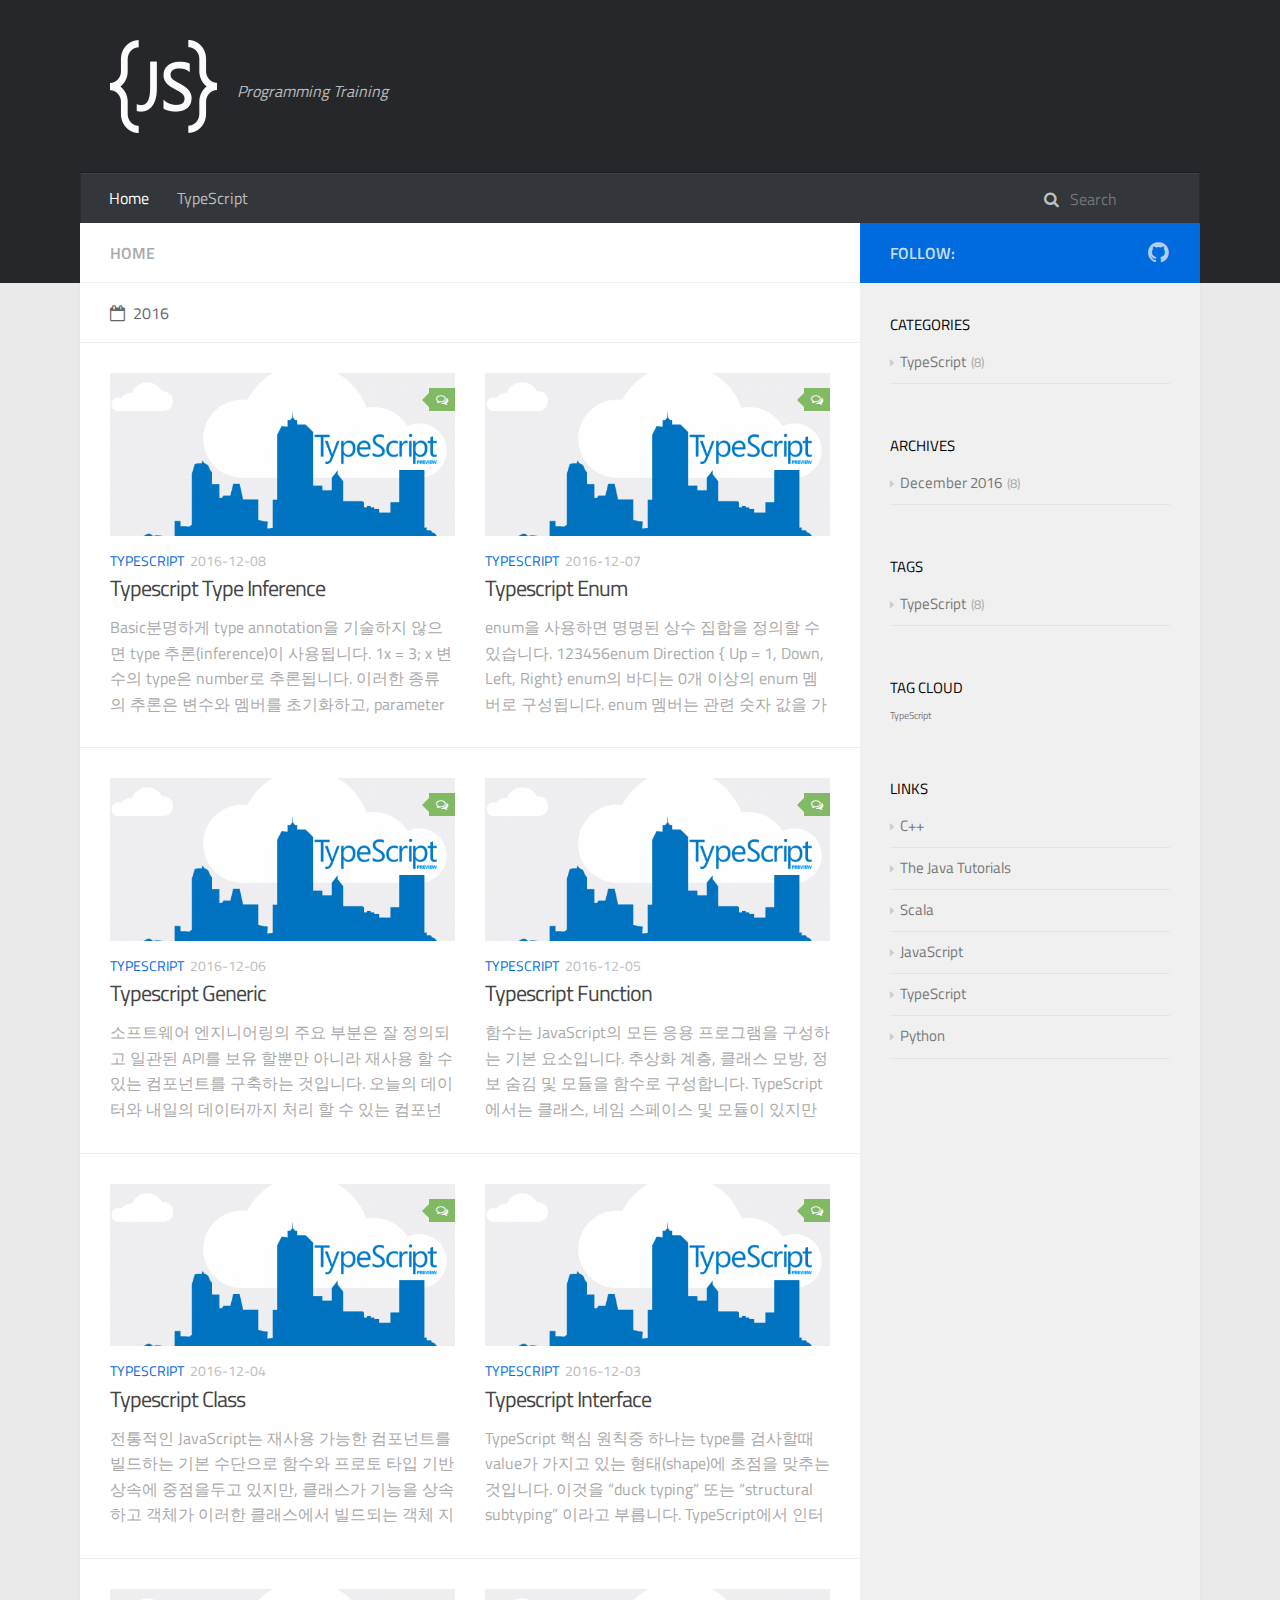
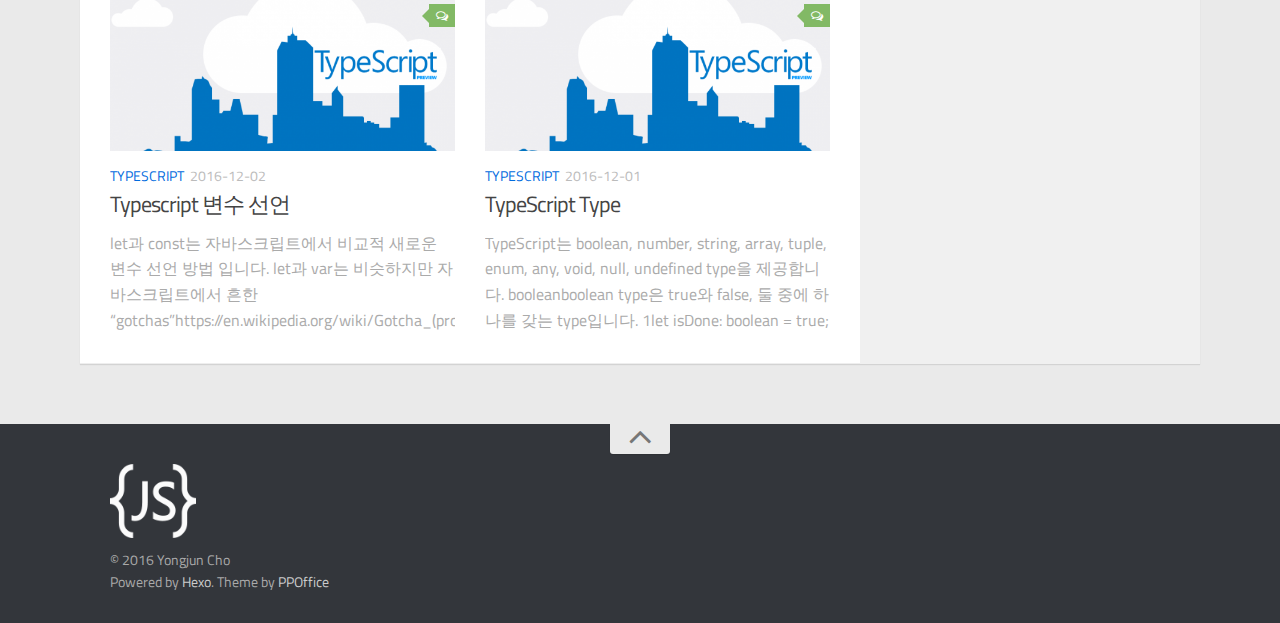
<file: index.html>
<!DOCTYPE html>
<html>
<head>
    <meta charset="utf-8">
    
    <title>Programming Training</title>
    <meta name="viewport" content="width=device-width, initial-scale=1, maximum-scale=1">
    
    <meta property="og:type" content="website">
<meta property="og:title" content="Programming Training">
<meta property="og:url" content="http://dragonjun.github.io/index.html">
<meta property="og:site_name" content="Programming Training">
<meta name="twitter:card" content="summary">
<meta name="twitter:title" content="Programming Training">
    

    

    

    <link rel="stylesheet" href="/vendor/font-awesome/css/font-awesome.min.css">
    <link rel="stylesheet" href="/vendor/titillium-web/styles.css">
    <link rel="stylesheet" href="/vendor/source-code-pro/styles.css">

    <link rel="stylesheet" href="/css/style.css">

    <script src="/vendor/jquery/2.0.3/jquery.min.js"></script>
    
    
        <link rel="stylesheet" href="/vendor/lightgallery/css/lightgallery.min.css">
    
    
        <script type="text/javascript">
(function(i,s,o,g,r,a,m) {i['GoogleAnalyticsObject']=r;i[r]=i[r]||function() {
(i[r].q=i[r].q||[]).push(arguments)},i[r].l=1*new Date();a=s.createElement(o),
m=s.getElementsByTagName(o)[0];a.async=1;a.src=g;m.parentNode.insertBefore(a,m)
})(window,document,'script','//www.google-analytics.com/analytics.js','ga');

ga('create', 'UA-28750529-2', 'auto');
ga('send', 'pageview');

</script>
    
    

</head>

<body>
    <div id="wrap">
        <header id="header">
    <div id="header-outer" class="outer">
        <div class="container">
            <div class="container-inner">
                <div id="header-title">
                    <h1 class="logo-wrap">
                        <a href="/" class="logo"></a>
                    </h1>
                    
                        <h2 class="subtitle-wrap">
                            <p class="subtitle">Programming Training</p>
                        </h2>
                    
                </div>
                <div id="header-inner" class="nav-container">
                    <a id="main-nav-toggle" class="nav-icon fa fa-bars"></a>
                    <div class="nav-container-inner">
                        <ul id="main-nav">
                            
                                <li class="main-nav-list-item" >
                                    <a class="main-nav-list-link" href="/">Home</a>
                                </li>
                            
                                        <ul class="main-nav-list"><li class="main-nav-list-item"><a class="main-nav-list-link" href="/categories/TypeScript/">TypeScript</a></li></ul>
                                    
                        </ul>
                        <nav id="sub-nav">
                            <div id="search-form-wrap">

    <form class="search-form">
        <input type="text" class="ins-search-input search-form-input" placeholder="Search" />
        <button type="submit" class="search-form-submit"></button>
    </form>
    <div class="ins-search">
    <div class="ins-search-mask"></div>
    <div class="ins-search-container">
        <div class="ins-input-wrapper">
            <input type="text" class="ins-search-input" placeholder="Type something..." />
            <span class="ins-close ins-selectable"><i class="fa fa-times-circle"></i></span>
        </div>
        <div class="ins-section-wrapper">
            <div class="ins-section-container"></div>
        </div>
    </div>
</div>
<script>
(function (window) {
    var INSIGHT_CONFIG = {
        TRANSLATION: {
            POSTS: 'Posts',
            PAGES: 'Pages',
            CATEGORIES: 'Categories',
            TAGS: 'Tags',
            UNTITLED: '(Untitled)',
        },
        ROOT_URL: '/',
        CONTENT_URL: '/content.json',
    };
    window.INSIGHT_CONFIG = INSIGHT_CONFIG;
})(window);
</script>
<script src="/js/insight.js"></script>

</div>
                        </nav>
                    </div>
                </div>
            </div>
        </div>
    </div>
</header>
        <div class="container">
            <div class="main-body container-inner">
                <div class="main-body-inner">
                    <section id="main">
                        <div class="main-body-header">
    <h1 class="header">
    
    <em class="page-title-link" data-url="home">Home</em>
    </h1>
</div>
                        <div class="main-body-content">
                            

    
    
        
        
        <section class="archives-wrap">
            <div class="archive-year-wrap">
                <a href="/archives/2016" class="archive-year"><i class="icon fa fa-calendar-o"></i>2016</a>
            </div>
            <div class="archives">
    
    
    
        <div class="article-row">
    
        <article class="article article-summary">
    <div class="article-summary-inner">
        
        <a href="/TypeScript/2016-12-08-typescript-type-inference.html" class="thumbnail">
    
    
        <span style="background-image:url(/images/TypeScript.png)" alt="Typescript Type Inference" class="thumbnail-image"></span>
    
    
        
<span class="comment-counter">
    <i class="fa fa-comments-o"></i>
    
</span>

    
</a>

        
        <div class="article-meta">
            <p class="category">
            <a class="article-category-link" href="/categories/TypeScript/">TypeScript</a>
            </p>
            <p class="date"><time datetime="2016-12-07T20:00:00.000Z" itemprop="datePublished">2016-12-08</time></p>
        </div>
        
    
        <h1 class="article-title" itemprop="name">
        <a href="/TypeScript/2016-12-08-typescript-type-inference.html">Typescript Type Inference</a>
        </h1>
    

        <p class="article-excerpt">
            Basic분명하게 type annotation을 기술하지 않으면 type 추론(inference)이 사용됩니다.
1x = 3;
x 변수의 type은 number로 추론됩니다. 이러한 종류의 추론은 변수와 멤버를 초기화하고, parameter 기본값을 설정하고, 함수 return type을 결정할 때 발생합니다.
Contextual Typetype 추론는 T
        </p>
    </div>
</article>
    

    
    
    
    
        <article class="article article-summary">
    <div class="article-summary-inner">
        
        <a href="/TypeScript/2016-12-07-typescript-enum.html" class="thumbnail">
    
    
        <span style="background-image:url(/images/TypeScript.png)" alt="Typescript Enum" class="thumbnail-image"></span>
    
    
        
<span class="comment-counter">
    <i class="fa fa-comments-o"></i>
    
</span>

    
</a>

        
        <div class="article-meta">
            <p class="category">
            <a class="article-category-link" href="/categories/TypeScript/">TypeScript</a>
            </p>
            <p class="date"><time datetime="2016-12-06T20:00:00.000Z" itemprop="datePublished">2016-12-07</time></p>
        </div>
        
    
        <h1 class="article-title" itemprop="name">
        <a href="/TypeScript/2016-12-07-typescript-enum.html">Typescript Enum</a>
        </h1>
    

        <p class="article-excerpt">
            enum을 사용하면 명명된 상수 집합을 정의할 수 있습니다.
123456enum Direction &#123;  Up = 1,  Down,  Left,  Right&#125;
enum의 바디는 0개 이상의 enum 멤버로 구성됩니다. enum 멤버는 관련 숫자 값을 가지며 상수이거나 계산 될 수 있습니다. enum 멤버는 다음과 같은 경우 상수로 간주됩니다
        </p>
    </div>
</article>
    
        </div>
    

    
    
    
    
        <div class="article-row">
    
        <article class="article article-summary">
    <div class="article-summary-inner">
        
        <a href="/TypeScript/2016-12-06-typescript-generic.html" class="thumbnail">
    
    
        <span style="background-image:url(/images/TypeScript.png)" alt="Typescript Generic" class="thumbnail-image"></span>
    
    
        
<span class="comment-counter">
    <i class="fa fa-comments-o"></i>
    
</span>

    
</a>

        
        <div class="article-meta">
            <p class="category">
            <a class="article-category-link" href="/categories/TypeScript/">TypeScript</a>
            </p>
            <p class="date"><time datetime="2016-12-05T20:00:00.000Z" itemprop="datePublished">2016-12-06</time></p>
        </div>
        
    
        <h1 class="article-title" itemprop="name">
        <a href="/TypeScript/2016-12-06-typescript-generic.html">Typescript Generic</a>
        </h1>
    

        <p class="article-excerpt">
            소프트웨어 엔지니어링의 주요 부분은 잘 정의되고 일관된 API를 보유 할뿐만 아니라 재사용 할 수있는 컴포넌트를 구축하는 것입니다. 오늘의 데이터와 내일의 데이터까지 처리 할 수 있는 컴포넌트는 대형 소프트웨어 시스템 구축을 위한 가장 유연한 기능을 제공합니다.
C # 및 Java와 같은 언어에서 재사용 가능한 구성 요소를 작성하기위한 도구 상자의 주요 도
        </p>
    </div>
</article>
    

    
    
    
    
        <article class="article article-summary">
    <div class="article-summary-inner">
        
        <a href="/TypeScript/2016-12-05-typescript-function.html" class="thumbnail">
    
    
        <span style="background-image:url(/images/TypeScript.png)" alt="Typescript Function" class="thumbnail-image"></span>
    
    
        
<span class="comment-counter">
    <i class="fa fa-comments-o"></i>
    
</span>

    
</a>

        
        <div class="article-meta">
            <p class="category">
            <a class="article-category-link" href="/categories/TypeScript/">TypeScript</a>
            </p>
            <p class="date"><time datetime="2016-12-04T20:00:00.000Z" itemprop="datePublished">2016-12-05</time></p>
        </div>
        
    
        <h1 class="article-title" itemprop="name">
        <a href="/TypeScript/2016-12-05-typescript-function.html">Typescript Function</a>
        </h1>
    

        <p class="article-excerpt">
            함수는 JavaScript의 모든 응용 프로그램을 구성하는 기본 요소입니다. 추상화 계층, 클래스 모방, 정보 숨김 및 모듈을 함수로 구성합니다. TypeScript에서는 클래스, 네임 스페이스 및 모듈이 있지만 함수는 여전히 작업 수행 방법을 설명하는 데 중요한 역할을합니다. TypeScript는 표준 JavaScript 함수에 몇 가지 새로운 기능을 추
        </p>
    </div>
</article>
    
        </div>
    

    
    
    
    
        <div class="article-row">
    
        <article class="article article-summary">
    <div class="article-summary-inner">
        
        <a href="/TypeScript/2016-12-04-typescript-class.html" class="thumbnail">
    
    
        <span style="background-image:url(/images/TypeScript.png)" alt="Typescript Class" class="thumbnail-image"></span>
    
    
        
<span class="comment-counter">
    <i class="fa fa-comments-o"></i>
    
</span>

    
</a>

        
        <div class="article-meta">
            <p class="category">
            <a class="article-category-link" href="/categories/TypeScript/">TypeScript</a>
            </p>
            <p class="date"><time datetime="2016-12-03T20:00:00.000Z" itemprop="datePublished">2016-12-04</time></p>
        </div>
        
    
        <h1 class="article-title" itemprop="name">
        <a href="/TypeScript/2016-12-04-typescript-class.html">Typescript Class</a>
        </h1>
    

        <p class="article-excerpt">
            전통적인 JavaScript는 재사용 가능한 컴포넌트를 빌드하는 기본 수단으로 함수와 프로토 타입 기반 상속에 중점을두고 있지만, 클래스가 기능을 상속하고 객체가 이러한 클래스에서 빌드되는 객체 지향 접근 방식에 익숙한 프로그래머에게는 다소 어색함을 느낄 수 있습니다. ECMAScript 2015(ECMAScript 6)에서 부터는 JavaScript 프로
        </p>
    </div>
</article>
    

    
    
    
    
        <article class="article article-summary">
    <div class="article-summary-inner">
        
        <a href="/TypeScript/2016-12-03-typescript-interface.html" class="thumbnail">
    
    
        <span style="background-image:url(/images/TypeScript.png)" alt="Typescript Interface" class="thumbnail-image"></span>
    
    
        
<span class="comment-counter">
    <i class="fa fa-comments-o"></i>
    
</span>

    
</a>

        
        <div class="article-meta">
            <p class="category">
            <a class="article-category-link" href="/categories/TypeScript/">TypeScript</a>
            </p>
            <p class="date"><time datetime="2016-12-02T20:00:00.000Z" itemprop="datePublished">2016-12-03</time></p>
        </div>
        
    
        <h1 class="article-title" itemprop="name">
        <a href="/TypeScript/2016-12-03-typescript-interface.html">Typescript Interface</a>
        </h1>
    

        <p class="article-excerpt">
            TypeScript 핵심 원칙중 하나는 type를 검사할때 value가 가지고 있는 형태(shape)에 초점을 맞추는 것입니다. 이것을 “duck typing” 또는 “structural subtyping” 이라고 부릅니다. TypeScript에서 인터페이스는 이러한 type에 이름을 지어주는 역할을 하고 프로젝트 외부의 코드와의 계약 뿐만 아니라 코드 내
        </p>
    </div>
</article>
    
        </div>
    

    
    
    
    
        <div class="article-row">
    
        <article class="article article-summary">
    <div class="article-summary-inner">
        
        <a href="/TypeScript/2016-12-02-typescript-variable-declaration.html" class="thumbnail">
    
    
        <span style="background-image:url(/images/TypeScript.png)" alt="Typescript 변수 선언" class="thumbnail-image"></span>
    
    
        
<span class="comment-counter">
    <i class="fa fa-comments-o"></i>
    
</span>

    
</a>

        
        <div class="article-meta">
            <p class="category">
            <a class="article-category-link" href="/categories/TypeScript/">TypeScript</a>
            </p>
            <p class="date"><time datetime="2016-12-01T20:00:00.000Z" itemprop="datePublished">2016-12-02</time></p>
        </div>
        
    
        <h1 class="article-title" itemprop="name">
        <a href="/TypeScript/2016-12-02-typescript-variable-declaration.html">Typescript 변수 선언</a>
        </h1>
    

        <p class="article-excerpt">
            let과 const는 자바스크립트에서 비교적 새로운 변수 선언 방법 입니다. let과 var는 비슷하지만 자바스크립트에서 흔한 “gotchas”https://en.wikipedia.org/wiki/Gotcha_(programming) 를 피할 수 있게 해 줍니다. const는 let에 변수에 재할당을 막도록 확장된 것입니다.
TypeScript는 자바스크립
        </p>
    </div>
</article>
    

    
    
    
    
        <article class="article article-summary">
    <div class="article-summary-inner">
        
        <a href="/TypeScript/2016-12-01-typescript-type.html" class="thumbnail">
    
    
        <span style="background-image:url(/images/TypeScript.png)" alt="TypeScript Type" class="thumbnail-image"></span>
    
    
        
<span class="comment-counter">
    <i class="fa fa-comments-o"></i>
    
</span>

    
</a>

        
        <div class="article-meta">
            <p class="category">
            <a class="article-category-link" href="/categories/TypeScript/">TypeScript</a>
            </p>
            <p class="date"><time datetime="2016-11-30T20:00:00.000Z" itemprop="datePublished">2016-12-01</time></p>
        </div>
        
    
        <h1 class="article-title" itemprop="name">
        <a href="/TypeScript/2016-12-01-typescript-type.html">TypeScript Type</a>
        </h1>
    

        <p class="article-excerpt">
            TypeScript는 boolean, number, string, array, tuple, enum, any, void, null, undefined type을 제공합니다.
booleanboolean type은 true와 false, 둘 중에 하나를 갖는 type입니다.
1let isDone: boolean = true;
numbernumber type은 
        </p>
    </div>
</article>
    
        </div>
    


    </div></section>



                        </div>
                    </section>
                    <aside id="sidebar">
    <a class="sidebar-toggle" title="Expand Sidebar"><i class="toggle icon"></i></a>
    <div class="sidebar-top">
        <p>follow:</p>
        <ul class="social-links">
            
                
                <li>
                    <a class="social-tooltip" title="github" href="https://github.com/dragonjun" target="_blank">
                        <i class="icon fa fa-github"></i>
                    </a>
                </li>
                
            
        </ul>
    </div>
    
    <div class="widgets-container">
        
            
                
    <div class="widget-wrap widget-list">
        <h3 class="widget-title">categories</h3>
        <div class="widget">
            <ul class="category-list"><li class="category-list-item"><a class="category-list-link" href="/categories/TypeScript/">TypeScript</a><span class="category-list-count">8</span></li></ul>
        </div>
    </div>


            
                
    <div class="widget-wrap widget-list">
        <h3 class="widget-title">archives</h3>
        <div class="widget">
            <ul class="archive-list"><li class="archive-list-item"><a class="archive-list-link" href="/archives/2016/12/">December 2016</a><span class="archive-list-count">8</span></li></ul>
        </div>
    </div>


            
                
    <div class="widget-wrap widget-list">
        <h3 class="widget-title">tags</h3>
        <div class="widget">
            <ul class="tag-list"><li class="tag-list-item"><a class="tag-list-link" href="/tags/TypeScript/">TypeScript</a><span class="tag-list-count">8</span></li></ul>
        </div>
    </div>


            
                
    <div class="widget-wrap widget-float">
        <h3 class="widget-title">tag cloud</h3>
        <div class="widget tagcloud">
            <a href="/tags/TypeScript/" style="font-size: 10px;">TypeScript</a>
        </div>
    </div>


            
                
    <div class="widget-wrap widget-list">
        <h3 class="widget-title">links</h3>
        <div class="widget">
            <ul>
                
                    <li>
                        <a href="https://isocpp.org/">C++</a>
                    </li>
                
                    <li>
                        <a href="https://docs.oracle.com/javase/tutorial/">The Java Tutorials</a>
                    </li>
                
                    <li>
                        <a href="http://docs.scala-lang.org/ko/tutorials/scala-for-java-programmers.html">Scala</a>
                    </li>
                
                    <li>
                        <a href="https://developer.mozilla.org/ko/docs/Web/JavaScript">JavaScript</a>
                    </li>
                
                    <li>
                        <a href="https://github.com/Microsoft/TypeScript/blob/master/doc/spec.md">TypeScript</a>
                    </li>
                
                    <li>
                        <a href="https://www.python.org/doc/">Python</a>
                    </li>
                
            </ul>
        </div>
    </div>


            
        
    </div>
</aside>
                </div>
            </div>
        </div>
        <footer id="footer">
    <div class="container">
        <div class="container-inner">
            <a id="back-to-top" href="javascript:;"><i class="icon fa fa-angle-up"></i></a>
            <div class="credit">
                <h1 class="logo-wrap">
                    <a href="/" class="logo"></a>
                </h1>
                <p>&copy; 2016 Yongjun Cho</p>
                <p>Powered by <a href="//hexo.io/" target="_blank">Hexo</a>. Theme by <a href="//github.com/ppoffice" target="_blank">PPOffice</a></p>
            </div>
        </div>
    </div>
</footer>
        

    
        <script src="/vendor/lightgallery/js/lightgallery.min.js"></script>
        <script src="/vendor/lightgallery/js/lg-thumbnail.min.js"></script>
        <script src="/vendor/lightgallery/js/lg-pager.min.js"></script>
        <script src="/vendor/lightgallery/js/lg-autoplay.min.js"></script>
        <script src="/vendor/lightgallery/js/lg-fullscreen.min.js"></script>
        <script src="/vendor/lightgallery/js/lg-zoom.min.js"></script>
        <script src="/vendor/lightgallery/js/lg-hash.min.js"></script>
        <script src="/vendor/lightgallery/js/lg-share.min.js"></script>
        <script src="/vendor/lightgallery/js/lg-video.min.js"></script>
    


<!-- Custom Scripts -->
<script src="/js/main.js"></script>

    </div>
</body>
</html>
</file>
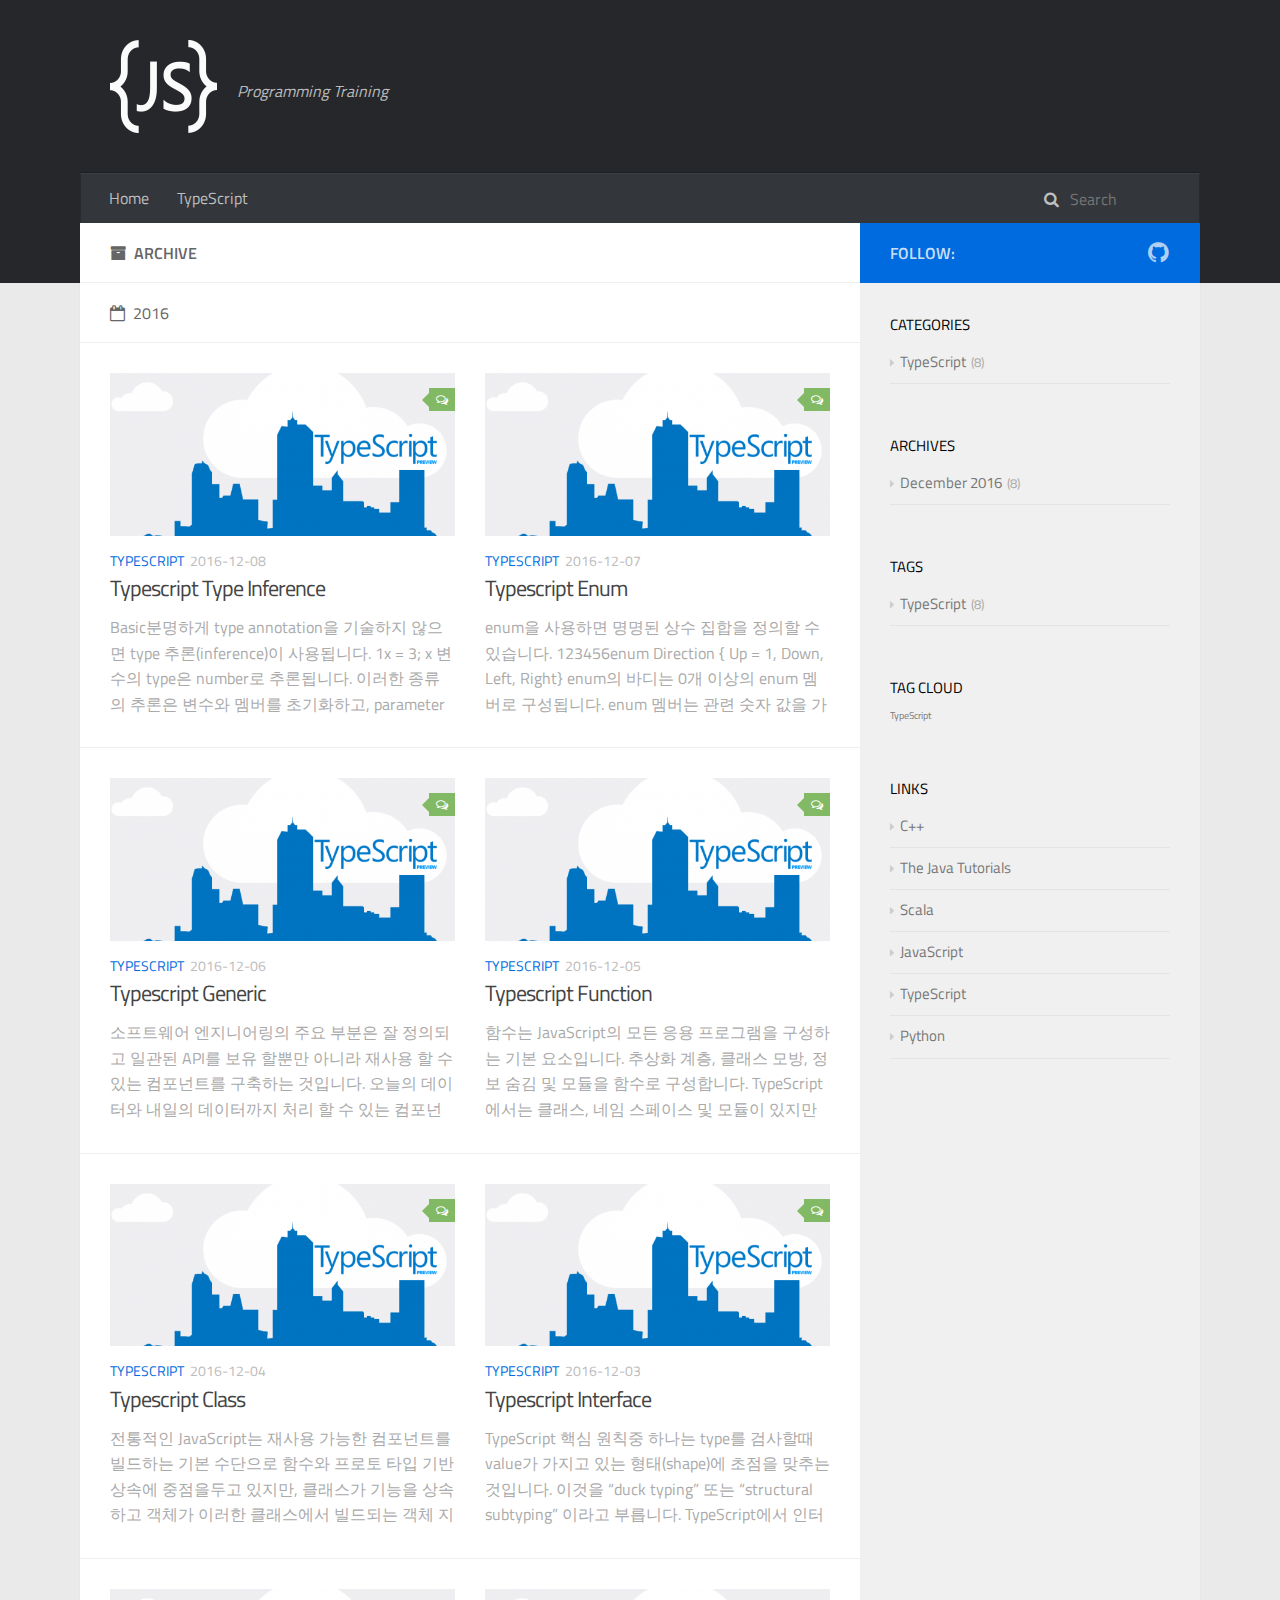
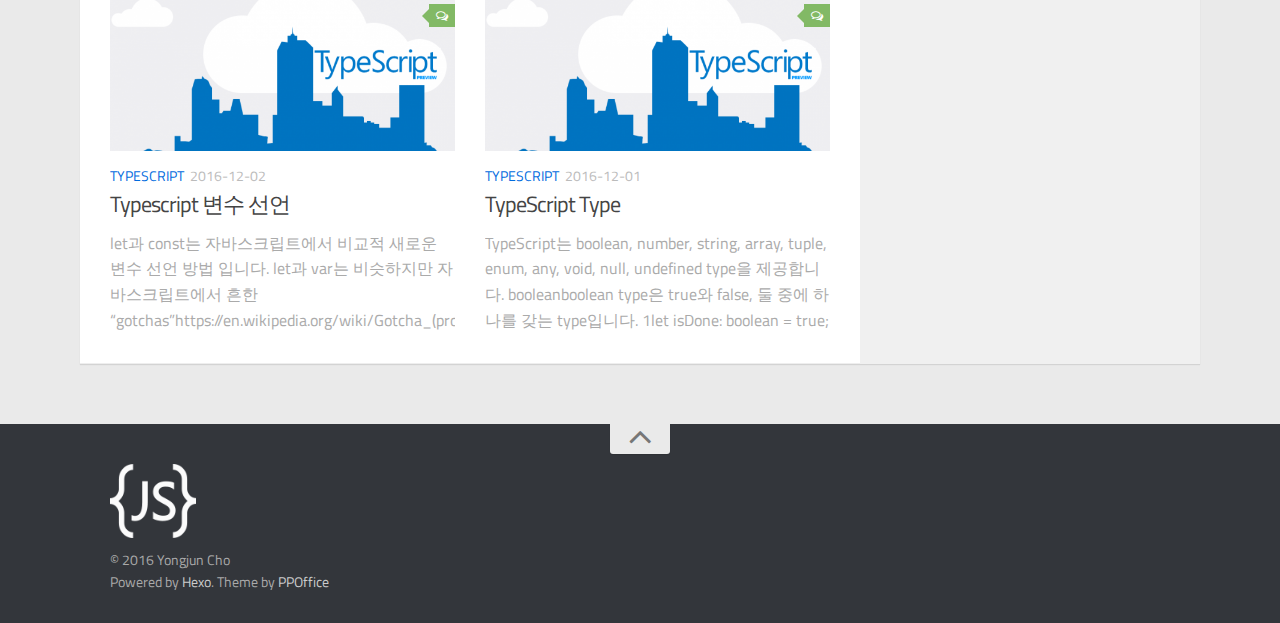
<file: archives/index.html>
<!DOCTYPE html>
<html>
<head>
    <meta charset="utf-8">
    
    <title>Archive | Programming Training</title>
    <meta name="viewport" content="width=device-width, initial-scale=1, maximum-scale=1">
    
    <meta property="og:type" content="website">
<meta property="og:title" content="Programming Training">
<meta property="og:url" content="http://dragonjun.github.io/archives/index.html">
<meta property="og:site_name" content="Programming Training">
<meta name="twitter:card" content="summary">
<meta name="twitter:title" content="Programming Training">
    

    

    

    <link rel="stylesheet" href="/vendor/font-awesome/css/font-awesome.min.css">
    <link rel="stylesheet" href="/vendor/titillium-web/styles.css">
    <link rel="stylesheet" href="/vendor/source-code-pro/styles.css">

    <link rel="stylesheet" href="/css/style.css">

    <script src="/vendor/jquery/2.0.3/jquery.min.js"></script>
    
    
        <link rel="stylesheet" href="/vendor/lightgallery/css/lightgallery.min.css">
    
    
        <script type="text/javascript">
(function(i,s,o,g,r,a,m) {i['GoogleAnalyticsObject']=r;i[r]=i[r]||function() {
(i[r].q=i[r].q||[]).push(arguments)},i[r].l=1*new Date();a=s.createElement(o),
m=s.getElementsByTagName(o)[0];a.async=1;a.src=g;m.parentNode.insertBefore(a,m)
})(window,document,'script','//www.google-analytics.com/analytics.js','ga');

ga('create', 'UA-28750529-2', 'auto');
ga('send', 'pageview');

</script>
    
    

</head>

<body>
    <div id="wrap">
        <header id="header">
    <div id="header-outer" class="outer">
        <div class="container">
            <div class="container-inner">
                <div id="header-title">
                    <h1 class="logo-wrap">
                        <a href="/" class="logo"></a>
                    </h1>
                    
                        <h2 class="subtitle-wrap">
                            <p class="subtitle">Programming Training</p>
                        </h2>
                    
                </div>
                <div id="header-inner" class="nav-container">
                    <a id="main-nav-toggle" class="nav-icon fa fa-bars"></a>
                    <div class="nav-container-inner">
                        <ul id="main-nav">
                            
                                <li class="main-nav-list-item" >
                                    <a class="main-nav-list-link" href="/">Home</a>
                                </li>
                            
                                        <ul class="main-nav-list"><li class="main-nav-list-item"><a class="main-nav-list-link" href="/categories/TypeScript/">TypeScript</a></li></ul>
                                    
                        </ul>
                        <nav id="sub-nav">
                            <div id="search-form-wrap">

    <form class="search-form">
        <input type="text" class="ins-search-input search-form-input" placeholder="Search" />
        <button type="submit" class="search-form-submit"></button>
    </form>
    <div class="ins-search">
    <div class="ins-search-mask"></div>
    <div class="ins-search-container">
        <div class="ins-input-wrapper">
            <input type="text" class="ins-search-input" placeholder="Type something..." />
            <span class="ins-close ins-selectable"><i class="fa fa-times-circle"></i></span>
        </div>
        <div class="ins-section-wrapper">
            <div class="ins-section-container"></div>
        </div>
    </div>
</div>
<script>
(function (window) {
    var INSIGHT_CONFIG = {
        TRANSLATION: {
            POSTS: 'Posts',
            PAGES: 'Pages',
            CATEGORIES: 'Categories',
            TAGS: 'Tags',
            UNTITLED: '(Untitled)',
        },
        ROOT_URL: '/',
        CONTENT_URL: '/content.json',
    };
    window.INSIGHT_CONFIG = INSIGHT_CONFIG;
})(window);
</script>
<script src="/js/insight.js"></script>

</div>
                        </nav>
                    </div>
                </div>
            </div>
        </div>
    </div>
</header>
        <div class="container">
            <div class="main-body container-inner">
                <div class="main-body-inner">
                    <section id="main">
                        <div class="main-body-header">
    <h1 class="header">
    
    <i class="icon fa fa-archive"></i>Archive
    </h1>
</div>
                        <div class="main-body-content">
                            

    
    
        
        
        <section class="archives-wrap">
            <div class="archive-year-wrap">
                <a href="/archives/2016" class="archive-year"><i class="icon fa fa-calendar-o"></i>2016</a>
            </div>
            <div class="archives">
    
    
    
        <div class="article-row">
    
        <article class="article article-summary">
    <div class="article-summary-inner">
        
        <a href="/TypeScript/2016-12-08-typescript-type-inference.html" class="thumbnail">
    
    
        <span style="background-image:url(/images/TypeScript.png)" alt="Typescript Type Inference" class="thumbnail-image"></span>
    
    
        
<span class="comment-counter">
    <i class="fa fa-comments-o"></i>
    
</span>

    
</a>

        
        <div class="article-meta">
            <p class="category">
            <a class="article-category-link" href="/categories/TypeScript/">TypeScript</a>
            </p>
            <p class="date"><time datetime="2016-12-07T20:00:00.000Z" itemprop="datePublished">2016-12-08</time></p>
        </div>
        
    
        <h1 class="article-title" itemprop="name">
        <a href="/TypeScript/2016-12-08-typescript-type-inference.html">Typescript Type Inference</a>
        </h1>
    

        <p class="article-excerpt">
            Basic분명하게 type annotation을 기술하지 않으면 type 추론(inference)이 사용됩니다.
1x = 3;
x 변수의 type은 number로 추론됩니다. 이러한 종류의 추론은 변수와 멤버를 초기화하고, parameter 기본값을 설정하고, 함수 return type을 결정할 때 발생합니다.
Contextual Typetype 추론는 T
        </p>
    </div>
</article>
    

    
    
    
    
        <article class="article article-summary">
    <div class="article-summary-inner">
        
        <a href="/TypeScript/2016-12-07-typescript-enum.html" class="thumbnail">
    
    
        <span style="background-image:url(/images/TypeScript.png)" alt="Typescript Enum" class="thumbnail-image"></span>
    
    
        
<span class="comment-counter">
    <i class="fa fa-comments-o"></i>
    
</span>

    
</a>

        
        <div class="article-meta">
            <p class="category">
            <a class="article-category-link" href="/categories/TypeScript/">TypeScript</a>
            </p>
            <p class="date"><time datetime="2016-12-06T20:00:00.000Z" itemprop="datePublished">2016-12-07</time></p>
        </div>
        
    
        <h1 class="article-title" itemprop="name">
        <a href="/TypeScript/2016-12-07-typescript-enum.html">Typescript Enum</a>
        </h1>
    

        <p class="article-excerpt">
            enum을 사용하면 명명된 상수 집합을 정의할 수 있습니다.
123456enum Direction &#123;  Up = 1,  Down,  Left,  Right&#125;
enum의 바디는 0개 이상의 enum 멤버로 구성됩니다. enum 멤버는 관련 숫자 값을 가지며 상수이거나 계산 될 수 있습니다. enum 멤버는 다음과 같은 경우 상수로 간주됩니다
        </p>
    </div>
</article>
    
        </div>
    

    
    
    
    
        <div class="article-row">
    
        <article class="article article-summary">
    <div class="article-summary-inner">
        
        <a href="/TypeScript/2016-12-06-typescript-generic.html" class="thumbnail">
    
    
        <span style="background-image:url(/images/TypeScript.png)" alt="Typescript Generic" class="thumbnail-image"></span>
    
    
        
<span class="comment-counter">
    <i class="fa fa-comments-o"></i>
    
</span>

    
</a>

        
        <div class="article-meta">
            <p class="category">
            <a class="article-category-link" href="/categories/TypeScript/">TypeScript</a>
            </p>
            <p class="date"><time datetime="2016-12-05T20:00:00.000Z" itemprop="datePublished">2016-12-06</time></p>
        </div>
        
    
        <h1 class="article-title" itemprop="name">
        <a href="/TypeScript/2016-12-06-typescript-generic.html">Typescript Generic</a>
        </h1>
    

        <p class="article-excerpt">
            소프트웨어 엔지니어링의 주요 부분은 잘 정의되고 일관된 API를 보유 할뿐만 아니라 재사용 할 수있는 컴포넌트를 구축하는 것입니다. 오늘의 데이터와 내일의 데이터까지 처리 할 수 있는 컴포넌트는 대형 소프트웨어 시스템 구축을 위한 가장 유연한 기능을 제공합니다.
C # 및 Java와 같은 언어에서 재사용 가능한 구성 요소를 작성하기위한 도구 상자의 주요 도
        </p>
    </div>
</article>
    

    
    
    
    
        <article class="article article-summary">
    <div class="article-summary-inner">
        
        <a href="/TypeScript/2016-12-05-typescript-function.html" class="thumbnail">
    
    
        <span style="background-image:url(/images/TypeScript.png)" alt="Typescript Function" class="thumbnail-image"></span>
    
    
        
<span class="comment-counter">
    <i class="fa fa-comments-o"></i>
    
</span>

    
</a>

        
        <div class="article-meta">
            <p class="category">
            <a class="article-category-link" href="/categories/TypeScript/">TypeScript</a>
            </p>
            <p class="date"><time datetime="2016-12-04T20:00:00.000Z" itemprop="datePublished">2016-12-05</time></p>
        </div>
        
    
        <h1 class="article-title" itemprop="name">
        <a href="/TypeScript/2016-12-05-typescript-function.html">Typescript Function</a>
        </h1>
    

        <p class="article-excerpt">
            함수는 JavaScript의 모든 응용 프로그램을 구성하는 기본 요소입니다. 추상화 계층, 클래스 모방, 정보 숨김 및 모듈을 함수로 구성합니다. TypeScript에서는 클래스, 네임 스페이스 및 모듈이 있지만 함수는 여전히 작업 수행 방법을 설명하는 데 중요한 역할을합니다. TypeScript는 표준 JavaScript 함수에 몇 가지 새로운 기능을 추
        </p>
    </div>
</article>
    
        </div>
    

    
    
    
    
        <div class="article-row">
    
        <article class="article article-summary">
    <div class="article-summary-inner">
        
        <a href="/TypeScript/2016-12-04-typescript-class.html" class="thumbnail">
    
    
        <span style="background-image:url(/images/TypeScript.png)" alt="Typescript Class" class="thumbnail-image"></span>
    
    
        
<span class="comment-counter">
    <i class="fa fa-comments-o"></i>
    
</span>

    
</a>

        
        <div class="article-meta">
            <p class="category">
            <a class="article-category-link" href="/categories/TypeScript/">TypeScript</a>
            </p>
            <p class="date"><time datetime="2016-12-03T20:00:00.000Z" itemprop="datePublished">2016-12-04</time></p>
        </div>
        
    
        <h1 class="article-title" itemprop="name">
        <a href="/TypeScript/2016-12-04-typescript-class.html">Typescript Class</a>
        </h1>
    

        <p class="article-excerpt">
            전통적인 JavaScript는 재사용 가능한 컴포넌트를 빌드하는 기본 수단으로 함수와 프로토 타입 기반 상속에 중점을두고 있지만, 클래스가 기능을 상속하고 객체가 이러한 클래스에서 빌드되는 객체 지향 접근 방식에 익숙한 프로그래머에게는 다소 어색함을 느낄 수 있습니다. ECMAScript 2015(ECMAScript 6)에서 부터는 JavaScript 프로
        </p>
    </div>
</article>
    

    
    
    
    
        <article class="article article-summary">
    <div class="article-summary-inner">
        
        <a href="/TypeScript/2016-12-03-typescript-interface.html" class="thumbnail">
    
    
        <span style="background-image:url(/images/TypeScript.png)" alt="Typescript Interface" class="thumbnail-image"></span>
    
    
        
<span class="comment-counter">
    <i class="fa fa-comments-o"></i>
    
</span>

    
</a>

        
        <div class="article-meta">
            <p class="category">
            <a class="article-category-link" href="/categories/TypeScript/">TypeScript</a>
            </p>
            <p class="date"><time datetime="2016-12-02T20:00:00.000Z" itemprop="datePublished">2016-12-03</time></p>
        </div>
        
    
        <h1 class="article-title" itemprop="name">
        <a href="/TypeScript/2016-12-03-typescript-interface.html">Typescript Interface</a>
        </h1>
    

        <p class="article-excerpt">
            TypeScript 핵심 원칙중 하나는 type를 검사할때 value가 가지고 있는 형태(shape)에 초점을 맞추는 것입니다. 이것을 “duck typing” 또는 “structural subtyping” 이라고 부릅니다. TypeScript에서 인터페이스는 이러한 type에 이름을 지어주는 역할을 하고 프로젝트 외부의 코드와의 계약 뿐만 아니라 코드 내
        </p>
    </div>
</article>
    
        </div>
    

    
    
    
    
        <div class="article-row">
    
        <article class="article article-summary">
    <div class="article-summary-inner">
        
        <a href="/TypeScript/2016-12-02-typescript-variable-declaration.html" class="thumbnail">
    
    
        <span style="background-image:url(/images/TypeScript.png)" alt="Typescript 변수 선언" class="thumbnail-image"></span>
    
    
        
<span class="comment-counter">
    <i class="fa fa-comments-o"></i>
    
</span>

    
</a>

        
        <div class="article-meta">
            <p class="category">
            <a class="article-category-link" href="/categories/TypeScript/">TypeScript</a>
            </p>
            <p class="date"><time datetime="2016-12-01T20:00:00.000Z" itemprop="datePublished">2016-12-02</time></p>
        </div>
        
    
        <h1 class="article-title" itemprop="name">
        <a href="/TypeScript/2016-12-02-typescript-variable-declaration.html">Typescript 변수 선언</a>
        </h1>
    

        <p class="article-excerpt">
            let과 const는 자바스크립트에서 비교적 새로운 변수 선언 방법 입니다. let과 var는 비슷하지만 자바스크립트에서 흔한 “gotchas”https://en.wikipedia.org/wiki/Gotcha_(programming) 를 피할 수 있게 해 줍니다. const는 let에 변수에 재할당을 막도록 확장된 것입니다.
TypeScript는 자바스크립
        </p>
    </div>
</article>
    

    
    
    
    
        <article class="article article-summary">
    <div class="article-summary-inner">
        
        <a href="/TypeScript/2016-12-01-typescript-type.html" class="thumbnail">
    
    
        <span style="background-image:url(/images/TypeScript.png)" alt="TypeScript Type" class="thumbnail-image"></span>
    
    
        
<span class="comment-counter">
    <i class="fa fa-comments-o"></i>
    
</span>

    
</a>

        
        <div class="article-meta">
            <p class="category">
            <a class="article-category-link" href="/categories/TypeScript/">TypeScript</a>
            </p>
            <p class="date"><time datetime="2016-11-30T20:00:00.000Z" itemprop="datePublished">2016-12-01</time></p>
        </div>
        
    
        <h1 class="article-title" itemprop="name">
        <a href="/TypeScript/2016-12-01-typescript-type.html">TypeScript Type</a>
        </h1>
    

        <p class="article-excerpt">
            TypeScript는 boolean, number, string, array, tuple, enum, any, void, null, undefined type을 제공합니다.
booleanboolean type은 true와 false, 둘 중에 하나를 갖는 type입니다.
1let isDone: boolean = true;
numbernumber type은 
        </p>
    </div>
</article>
    
        </div>
    


    </div></section>



                        </div>
                    </section>
                    <aside id="sidebar">
    <a class="sidebar-toggle" title="Expand Sidebar"><i class="toggle icon"></i></a>
    <div class="sidebar-top">
        <p>follow:</p>
        <ul class="social-links">
            
                
                <li>
                    <a class="social-tooltip" title="github" href="https://github.com/dragonjun" target="_blank">
                        <i class="icon fa fa-github"></i>
                    </a>
                </li>
                
            
        </ul>
    </div>
    
    <div class="widgets-container">
        
            
                
    <div class="widget-wrap widget-list">
        <h3 class="widget-title">categories</h3>
        <div class="widget">
            <ul class="category-list"><li class="category-list-item"><a class="category-list-link" href="/categories/TypeScript/">TypeScript</a><span class="category-list-count">8</span></li></ul>
        </div>
    </div>


            
                
    <div class="widget-wrap widget-list">
        <h3 class="widget-title">archives</h3>
        <div class="widget">
            <ul class="archive-list"><li class="archive-list-item"><a class="archive-list-link" href="/archives/2016/12/">December 2016</a><span class="archive-list-count">8</span></li></ul>
        </div>
    </div>


            
                
    <div class="widget-wrap widget-list">
        <h3 class="widget-title">tags</h3>
        <div class="widget">
            <ul class="tag-list"><li class="tag-list-item"><a class="tag-list-link" href="/tags/TypeScript/">TypeScript</a><span class="tag-list-count">8</span></li></ul>
        </div>
    </div>


            
                
    <div class="widget-wrap widget-float">
        <h3 class="widget-title">tag cloud</h3>
        <div class="widget tagcloud">
            <a href="/tags/TypeScript/" style="font-size: 10px;">TypeScript</a>
        </div>
    </div>


            
                
    <div class="widget-wrap widget-list">
        <h3 class="widget-title">links</h3>
        <div class="widget">
            <ul>
                
                    <li>
                        <a href="https://isocpp.org/">C++</a>
                    </li>
                
                    <li>
                        <a href="https://docs.oracle.com/javase/tutorial/">The Java Tutorials</a>
                    </li>
                
                    <li>
                        <a href="http://docs.scala-lang.org/ko/tutorials/scala-for-java-programmers.html">Scala</a>
                    </li>
                
                    <li>
                        <a href="https://developer.mozilla.org/ko/docs/Web/JavaScript">JavaScript</a>
                    </li>
                
                    <li>
                        <a href="https://github.com/Microsoft/TypeScript/blob/master/doc/spec.md">TypeScript</a>
                    </li>
                
                    <li>
                        <a href="https://www.python.org/doc/">Python</a>
                    </li>
                
            </ul>
        </div>
    </div>


            
        
    </div>
</aside>
                </div>
            </div>
        </div>
        <footer id="footer">
    <div class="container">
        <div class="container-inner">
            <a id="back-to-top" href="javascript:;"><i class="icon fa fa-angle-up"></i></a>
            <div class="credit">
                <h1 class="logo-wrap">
                    <a href="/" class="logo"></a>
                </h1>
                <p>&copy; 2016 Yongjun Cho</p>
                <p>Powered by <a href="//hexo.io/" target="_blank">Hexo</a>. Theme by <a href="//github.com/ppoffice" target="_blank">PPOffice</a></p>
            </div>
        </div>
    </div>
</footer>
        

    
        <script src="/vendor/lightgallery/js/lightgallery.min.js"></script>
        <script src="/vendor/lightgallery/js/lg-thumbnail.min.js"></script>
        <script src="/vendor/lightgallery/js/lg-pager.min.js"></script>
        <script src="/vendor/lightgallery/js/lg-autoplay.min.js"></script>
        <script src="/vendor/lightgallery/js/lg-fullscreen.min.js"></script>
        <script src="/vendor/lightgallery/js/lg-zoom.min.js"></script>
        <script src="/vendor/lightgallery/js/lg-hash.min.js"></script>
        <script src="/vendor/lightgallery/js/lg-share.min.js"></script>
        <script src="/vendor/lightgallery/js/lg-video.min.js"></script>
    


<!-- Custom Scripts -->
<script src="/js/main.js"></script>

    </div>
</body>
</html>
</file>
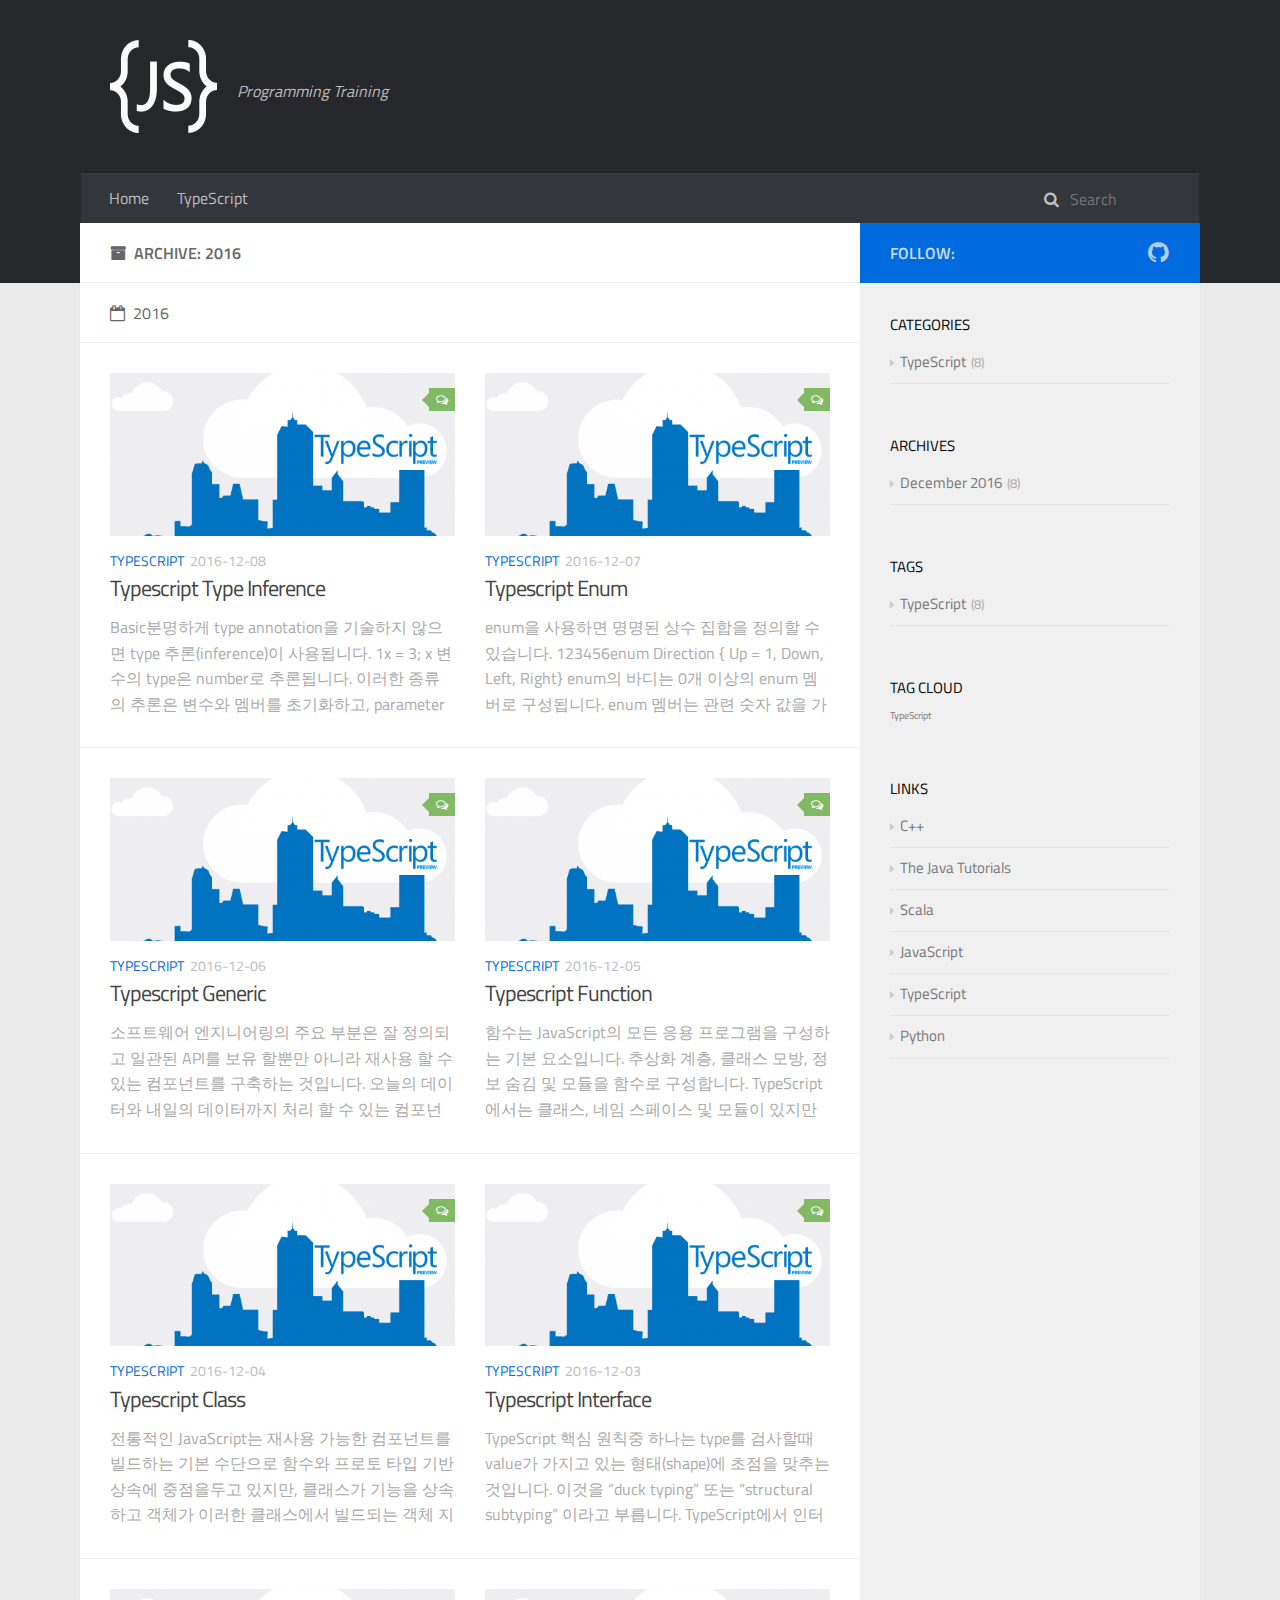
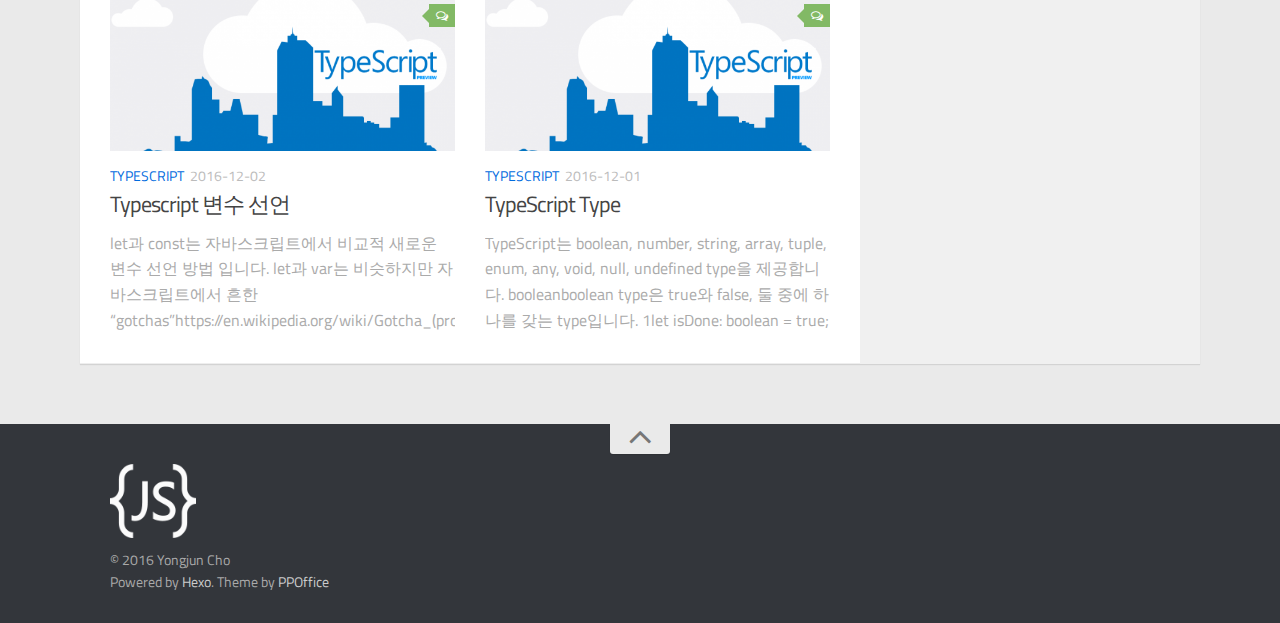
<file: archives/2016/index.html>
<!DOCTYPE html>
<html>
<head>
    <meta charset="utf-8">
    
    <title>Archive: 2016 | Programming Training</title>
    <meta name="viewport" content="width=device-width, initial-scale=1, maximum-scale=1">
    
    <meta property="og:type" content="website">
<meta property="og:title" content="Programming Training">
<meta property="og:url" content="http://dragonjun.github.io/archives/2016/index.html">
<meta property="og:site_name" content="Programming Training">
<meta name="twitter:card" content="summary">
<meta name="twitter:title" content="Programming Training">
    

    

    

    <link rel="stylesheet" href="/vendor/font-awesome/css/font-awesome.min.css">
    <link rel="stylesheet" href="/vendor/titillium-web/styles.css">
    <link rel="stylesheet" href="/vendor/source-code-pro/styles.css">

    <link rel="stylesheet" href="/css/style.css">

    <script src="/vendor/jquery/2.0.3/jquery.min.js"></script>
    
    
        <link rel="stylesheet" href="/vendor/lightgallery/css/lightgallery.min.css">
    
    
        <script type="text/javascript">
(function(i,s,o,g,r,a,m) {i['GoogleAnalyticsObject']=r;i[r]=i[r]||function() {
(i[r].q=i[r].q||[]).push(arguments)},i[r].l=1*new Date();a=s.createElement(o),
m=s.getElementsByTagName(o)[0];a.async=1;a.src=g;m.parentNode.insertBefore(a,m)
})(window,document,'script','//www.google-analytics.com/analytics.js','ga');

ga('create', 'UA-28750529-2', 'auto');
ga('send', 'pageview');

</script>
    
    

</head>

<body>
    <div id="wrap">
        <header id="header">
    <div id="header-outer" class="outer">
        <div class="container">
            <div class="container-inner">
                <div id="header-title">
                    <h1 class="logo-wrap">
                        <a href="/" class="logo"></a>
                    </h1>
                    
                        <h2 class="subtitle-wrap">
                            <p class="subtitle">Programming Training</p>
                        </h2>
                    
                </div>
                <div id="header-inner" class="nav-container">
                    <a id="main-nav-toggle" class="nav-icon fa fa-bars"></a>
                    <div class="nav-container-inner">
                        <ul id="main-nav">
                            
                                <li class="main-nav-list-item" >
                                    <a class="main-nav-list-link" href="/">Home</a>
                                </li>
                            
                                        <ul class="main-nav-list"><li class="main-nav-list-item"><a class="main-nav-list-link" href="/categories/TypeScript/">TypeScript</a></li></ul>
                                    
                        </ul>
                        <nav id="sub-nav">
                            <div id="search-form-wrap">

    <form class="search-form">
        <input type="text" class="ins-search-input search-form-input" placeholder="Search" />
        <button type="submit" class="search-form-submit"></button>
    </form>
    <div class="ins-search">
    <div class="ins-search-mask"></div>
    <div class="ins-search-container">
        <div class="ins-input-wrapper">
            <input type="text" class="ins-search-input" placeholder="Type something..." />
            <span class="ins-close ins-selectable"><i class="fa fa-times-circle"></i></span>
        </div>
        <div class="ins-section-wrapper">
            <div class="ins-section-container"></div>
        </div>
    </div>
</div>
<script>
(function (window) {
    var INSIGHT_CONFIG = {
        TRANSLATION: {
            POSTS: 'Posts',
            PAGES: 'Pages',
            CATEGORIES: 'Categories',
            TAGS: 'Tags',
            UNTITLED: '(Untitled)',
        },
        ROOT_URL: '/',
        CONTENT_URL: '/content.json',
    };
    window.INSIGHT_CONFIG = INSIGHT_CONFIG;
})(window);
</script>
<script src="/js/insight.js"></script>

</div>
                        </nav>
                    </div>
                </div>
            </div>
        </div>
    </div>
</header>
        <div class="container">
            <div class="main-body container-inner">
                <div class="main-body-inner">
                    <section id="main">
                        <div class="main-body-header">
    <h1 class="header">
    
    <i class="icon fa fa-archive"></i>Archive: 2016
    </h1>
</div>
                        <div class="main-body-content">
                            

    
    
        
        
        <section class="archives-wrap">
            <div class="archive-year-wrap">
                <a href="/archives/2016" class="archive-year"><i class="icon fa fa-calendar-o"></i>2016</a>
            </div>
            <div class="archives">
    
    
    
        <div class="article-row">
    
        <article class="article article-summary">
    <div class="article-summary-inner">
        
        <a href="/TypeScript/2016-12-08-typescript-type-inference.html" class="thumbnail">
    
    
        <span style="background-image:url(/images/TypeScript.png)" alt="Typescript Type Inference" class="thumbnail-image"></span>
    
    
        
<span class="comment-counter">
    <i class="fa fa-comments-o"></i>
    
</span>

    
</a>

        
        <div class="article-meta">
            <p class="category">
            <a class="article-category-link" href="/categories/TypeScript/">TypeScript</a>
            </p>
            <p class="date"><time datetime="2016-12-07T20:00:00.000Z" itemprop="datePublished">2016-12-08</time></p>
        </div>
        
    
        <h1 class="article-title" itemprop="name">
        <a href="/TypeScript/2016-12-08-typescript-type-inference.html">Typescript Type Inference</a>
        </h1>
    

        <p class="article-excerpt">
            Basic분명하게 type annotation을 기술하지 않으면 type 추론(inference)이 사용됩니다.
1x = 3;
x 변수의 type은 number로 추론됩니다. 이러한 종류의 추론은 변수와 멤버를 초기화하고, parameter 기본값을 설정하고, 함수 return type을 결정할 때 발생합니다.
Contextual Typetype 추론는 T
        </p>
    </div>
</article>
    

    
    
    
    
        <article class="article article-summary">
    <div class="article-summary-inner">
        
        <a href="/TypeScript/2016-12-07-typescript-enum.html" class="thumbnail">
    
    
        <span style="background-image:url(/images/TypeScript.png)" alt="Typescript Enum" class="thumbnail-image"></span>
    
    
        
<span class="comment-counter">
    <i class="fa fa-comments-o"></i>
    
</span>

    
</a>

        
        <div class="article-meta">
            <p class="category">
            <a class="article-category-link" href="/categories/TypeScript/">TypeScript</a>
            </p>
            <p class="date"><time datetime="2016-12-06T20:00:00.000Z" itemprop="datePublished">2016-12-07</time></p>
        </div>
        
    
        <h1 class="article-title" itemprop="name">
        <a href="/TypeScript/2016-12-07-typescript-enum.html">Typescript Enum</a>
        </h1>
    

        <p class="article-excerpt">
            enum을 사용하면 명명된 상수 집합을 정의할 수 있습니다.
123456enum Direction &#123;  Up = 1,  Down,  Left,  Right&#125;
enum의 바디는 0개 이상의 enum 멤버로 구성됩니다. enum 멤버는 관련 숫자 값을 가지며 상수이거나 계산 될 수 있습니다. enum 멤버는 다음과 같은 경우 상수로 간주됩니다
        </p>
    </div>
</article>
    
        </div>
    

    
    
    
    
        <div class="article-row">
    
        <article class="article article-summary">
    <div class="article-summary-inner">
        
        <a href="/TypeScript/2016-12-06-typescript-generic.html" class="thumbnail">
    
    
        <span style="background-image:url(/images/TypeScript.png)" alt="Typescript Generic" class="thumbnail-image"></span>
    
    
        
<span class="comment-counter">
    <i class="fa fa-comments-o"></i>
    
</span>

    
</a>

        
        <div class="article-meta">
            <p class="category">
            <a class="article-category-link" href="/categories/TypeScript/">TypeScript</a>
            </p>
            <p class="date"><time datetime="2016-12-05T20:00:00.000Z" itemprop="datePublished">2016-12-06</time></p>
        </div>
        
    
        <h1 class="article-title" itemprop="name">
        <a href="/TypeScript/2016-12-06-typescript-generic.html">Typescript Generic</a>
        </h1>
    

        <p class="article-excerpt">
            소프트웨어 엔지니어링의 주요 부분은 잘 정의되고 일관된 API를 보유 할뿐만 아니라 재사용 할 수있는 컴포넌트를 구축하는 것입니다. 오늘의 데이터와 내일의 데이터까지 처리 할 수 있는 컴포넌트는 대형 소프트웨어 시스템 구축을 위한 가장 유연한 기능을 제공합니다.
C # 및 Java와 같은 언어에서 재사용 가능한 구성 요소를 작성하기위한 도구 상자의 주요 도
        </p>
    </div>
</article>
    

    
    
    
    
        <article class="article article-summary">
    <div class="article-summary-inner">
        
        <a href="/TypeScript/2016-12-05-typescript-function.html" class="thumbnail">
    
    
        <span style="background-image:url(/images/TypeScript.png)" alt="Typescript Function" class="thumbnail-image"></span>
    
    
        
<span class="comment-counter">
    <i class="fa fa-comments-o"></i>
    
</span>

    
</a>

        
        <div class="article-meta">
            <p class="category">
            <a class="article-category-link" href="/categories/TypeScript/">TypeScript</a>
            </p>
            <p class="date"><time datetime="2016-12-04T20:00:00.000Z" itemprop="datePublished">2016-12-05</time></p>
        </div>
        
    
        <h1 class="article-title" itemprop="name">
        <a href="/TypeScript/2016-12-05-typescript-function.html">Typescript Function</a>
        </h1>
    

        <p class="article-excerpt">
            함수는 JavaScript의 모든 응용 프로그램을 구성하는 기본 요소입니다. 추상화 계층, 클래스 모방, 정보 숨김 및 모듈을 함수로 구성합니다. TypeScript에서는 클래스, 네임 스페이스 및 모듈이 있지만 함수는 여전히 작업 수행 방법을 설명하는 데 중요한 역할을합니다. TypeScript는 표준 JavaScript 함수에 몇 가지 새로운 기능을 추
        </p>
    </div>
</article>
    
        </div>
    

    
    
    
    
        <div class="article-row">
    
        <article class="article article-summary">
    <div class="article-summary-inner">
        
        <a href="/TypeScript/2016-12-04-typescript-class.html" class="thumbnail">
    
    
        <span style="background-image:url(/images/TypeScript.png)" alt="Typescript Class" class="thumbnail-image"></span>
    
    
        
<span class="comment-counter">
    <i class="fa fa-comments-o"></i>
    
</span>

    
</a>

        
        <div class="article-meta">
            <p class="category">
            <a class="article-category-link" href="/categories/TypeScript/">TypeScript</a>
            </p>
            <p class="date"><time datetime="2016-12-03T20:00:00.000Z" itemprop="datePublished">2016-12-04</time></p>
        </div>
        
    
        <h1 class="article-title" itemprop="name">
        <a href="/TypeScript/2016-12-04-typescript-class.html">Typescript Class</a>
        </h1>
    

        <p class="article-excerpt">
            전통적인 JavaScript는 재사용 가능한 컴포넌트를 빌드하는 기본 수단으로 함수와 프로토 타입 기반 상속에 중점을두고 있지만, 클래스가 기능을 상속하고 객체가 이러한 클래스에서 빌드되는 객체 지향 접근 방식에 익숙한 프로그래머에게는 다소 어색함을 느낄 수 있습니다. ECMAScript 2015(ECMAScript 6)에서 부터는 JavaScript 프로
        </p>
    </div>
</article>
    

    
    
    
    
        <article class="article article-summary">
    <div class="article-summary-inner">
        
        <a href="/TypeScript/2016-12-03-typescript-interface.html" class="thumbnail">
    
    
        <span style="background-image:url(/images/TypeScript.png)" alt="Typescript Interface" class="thumbnail-image"></span>
    
    
        
<span class="comment-counter">
    <i class="fa fa-comments-o"></i>
    
</span>

    
</a>

        
        <div class="article-meta">
            <p class="category">
            <a class="article-category-link" href="/categories/TypeScript/">TypeScript</a>
            </p>
            <p class="date"><time datetime="2016-12-02T20:00:00.000Z" itemprop="datePublished">2016-12-03</time></p>
        </div>
        
    
        <h1 class="article-title" itemprop="name">
        <a href="/TypeScript/2016-12-03-typescript-interface.html">Typescript Interface</a>
        </h1>
    

        <p class="article-excerpt">
            TypeScript 핵심 원칙중 하나는 type를 검사할때 value가 가지고 있는 형태(shape)에 초점을 맞추는 것입니다. 이것을 “duck typing” 또는 “structural subtyping” 이라고 부릅니다. TypeScript에서 인터페이스는 이러한 type에 이름을 지어주는 역할을 하고 프로젝트 외부의 코드와의 계약 뿐만 아니라 코드 내
        </p>
    </div>
</article>
    
        </div>
    

    
    
    
    
        <div class="article-row">
    
        <article class="article article-summary">
    <div class="article-summary-inner">
        
        <a href="/TypeScript/2016-12-02-typescript-variable-declaration.html" class="thumbnail">
    
    
        <span style="background-image:url(/images/TypeScript.png)" alt="Typescript 변수 선언" class="thumbnail-image"></span>
    
    
        
<span class="comment-counter">
    <i class="fa fa-comments-o"></i>
    
</span>

    
</a>

        
        <div class="article-meta">
            <p class="category">
            <a class="article-category-link" href="/categories/TypeScript/">TypeScript</a>
            </p>
            <p class="date"><time datetime="2016-12-01T20:00:00.000Z" itemprop="datePublished">2016-12-02</time></p>
        </div>
        
    
        <h1 class="article-title" itemprop="name">
        <a href="/TypeScript/2016-12-02-typescript-variable-declaration.html">Typescript 변수 선언</a>
        </h1>
    

        <p class="article-excerpt">
            let과 const는 자바스크립트에서 비교적 새로운 변수 선언 방법 입니다. let과 var는 비슷하지만 자바스크립트에서 흔한 “gotchas”https://en.wikipedia.org/wiki/Gotcha_(programming) 를 피할 수 있게 해 줍니다. const는 let에 변수에 재할당을 막도록 확장된 것입니다.
TypeScript는 자바스크립
        </p>
    </div>
</article>
    

    
    
    
    
        <article class="article article-summary">
    <div class="article-summary-inner">
        
        <a href="/TypeScript/2016-12-01-typescript-type.html" class="thumbnail">
    
    
        <span style="background-image:url(/images/TypeScript.png)" alt="TypeScript Type" class="thumbnail-image"></span>
    
    
        
<span class="comment-counter">
    <i class="fa fa-comments-o"></i>
    
</span>

    
</a>

        
        <div class="article-meta">
            <p class="category">
            <a class="article-category-link" href="/categories/TypeScript/">TypeScript</a>
            </p>
            <p class="date"><time datetime="2016-11-30T20:00:00.000Z" itemprop="datePublished">2016-12-01</time></p>
        </div>
        
    
        <h1 class="article-title" itemprop="name">
        <a href="/TypeScript/2016-12-01-typescript-type.html">TypeScript Type</a>
        </h1>
    

        <p class="article-excerpt">
            TypeScript는 boolean, number, string, array, tuple, enum, any, void, null, undefined type을 제공합니다.
booleanboolean type은 true와 false, 둘 중에 하나를 갖는 type입니다.
1let isDone: boolean = true;
numbernumber type은 
        </p>
    </div>
</article>
    
        </div>
    


    </div></section>



                        </div>
                    </section>
                    <aside id="sidebar">
    <a class="sidebar-toggle" title="Expand Sidebar"><i class="toggle icon"></i></a>
    <div class="sidebar-top">
        <p>follow:</p>
        <ul class="social-links">
            
                
                <li>
                    <a class="social-tooltip" title="github" href="https://github.com/dragonjun" target="_blank">
                        <i class="icon fa fa-github"></i>
                    </a>
                </li>
                
            
        </ul>
    </div>
    
    <div class="widgets-container">
        
            
                
    <div class="widget-wrap widget-list">
        <h3 class="widget-title">categories</h3>
        <div class="widget">
            <ul class="category-list"><li class="category-list-item"><a class="category-list-link" href="/categories/TypeScript/">TypeScript</a><span class="category-list-count">8</span></li></ul>
        </div>
    </div>


            
                
    <div class="widget-wrap widget-list">
        <h3 class="widget-title">archives</h3>
        <div class="widget">
            <ul class="archive-list"><li class="archive-list-item"><a class="archive-list-link" href="/archives/2016/12/">December 2016</a><span class="archive-list-count">8</span></li></ul>
        </div>
    </div>


            
                
    <div class="widget-wrap widget-list">
        <h3 class="widget-title">tags</h3>
        <div class="widget">
            <ul class="tag-list"><li class="tag-list-item"><a class="tag-list-link" href="/tags/TypeScript/">TypeScript</a><span class="tag-list-count">8</span></li></ul>
        </div>
    </div>


            
                
    <div class="widget-wrap widget-float">
        <h3 class="widget-title">tag cloud</h3>
        <div class="widget tagcloud">
            <a href="/tags/TypeScript/" style="font-size: 10px;">TypeScript</a>
        </div>
    </div>


            
                
    <div class="widget-wrap widget-list">
        <h3 class="widget-title">links</h3>
        <div class="widget">
            <ul>
                
                    <li>
                        <a href="https://isocpp.org/">C++</a>
                    </li>
                
                    <li>
                        <a href="https://docs.oracle.com/javase/tutorial/">The Java Tutorials</a>
                    </li>
                
                    <li>
                        <a href="http://docs.scala-lang.org/ko/tutorials/scala-for-java-programmers.html">Scala</a>
                    </li>
                
                    <li>
                        <a href="https://developer.mozilla.org/ko/docs/Web/JavaScript">JavaScript</a>
                    </li>
                
                    <li>
                        <a href="https://github.com/Microsoft/TypeScript/blob/master/doc/spec.md">TypeScript</a>
                    </li>
                
                    <li>
                        <a href="https://www.python.org/doc/">Python</a>
                    </li>
                
            </ul>
        </div>
    </div>


            
        
    </div>
</aside>
                </div>
            </div>
        </div>
        <footer id="footer">
    <div class="container">
        <div class="container-inner">
            <a id="back-to-top" href="javascript:;"><i class="icon fa fa-angle-up"></i></a>
            <div class="credit">
                <h1 class="logo-wrap">
                    <a href="/" class="logo"></a>
                </h1>
                <p>&copy; 2016 Yongjun Cho</p>
                <p>Powered by <a href="//hexo.io/" target="_blank">Hexo</a>. Theme by <a href="//github.com/ppoffice" target="_blank">PPOffice</a></p>
            </div>
        </div>
    </div>
</footer>
        

    
        <script src="/vendor/lightgallery/js/lightgallery.min.js"></script>
        <script src="/vendor/lightgallery/js/lg-thumbnail.min.js"></script>
        <script src="/vendor/lightgallery/js/lg-pager.min.js"></script>
        <script src="/vendor/lightgallery/js/lg-autoplay.min.js"></script>
        <script src="/vendor/lightgallery/js/lg-fullscreen.min.js"></script>
        <script src="/vendor/lightgallery/js/lg-zoom.min.js"></script>
        <script src="/vendor/lightgallery/js/lg-hash.min.js"></script>
        <script src="/vendor/lightgallery/js/lg-share.min.js"></script>
        <script src="/vendor/lightgallery/js/lg-video.min.js"></script>
    


<!-- Custom Scripts -->
<script src="/js/main.js"></script>

    </div>
</body>
</html>
</file>
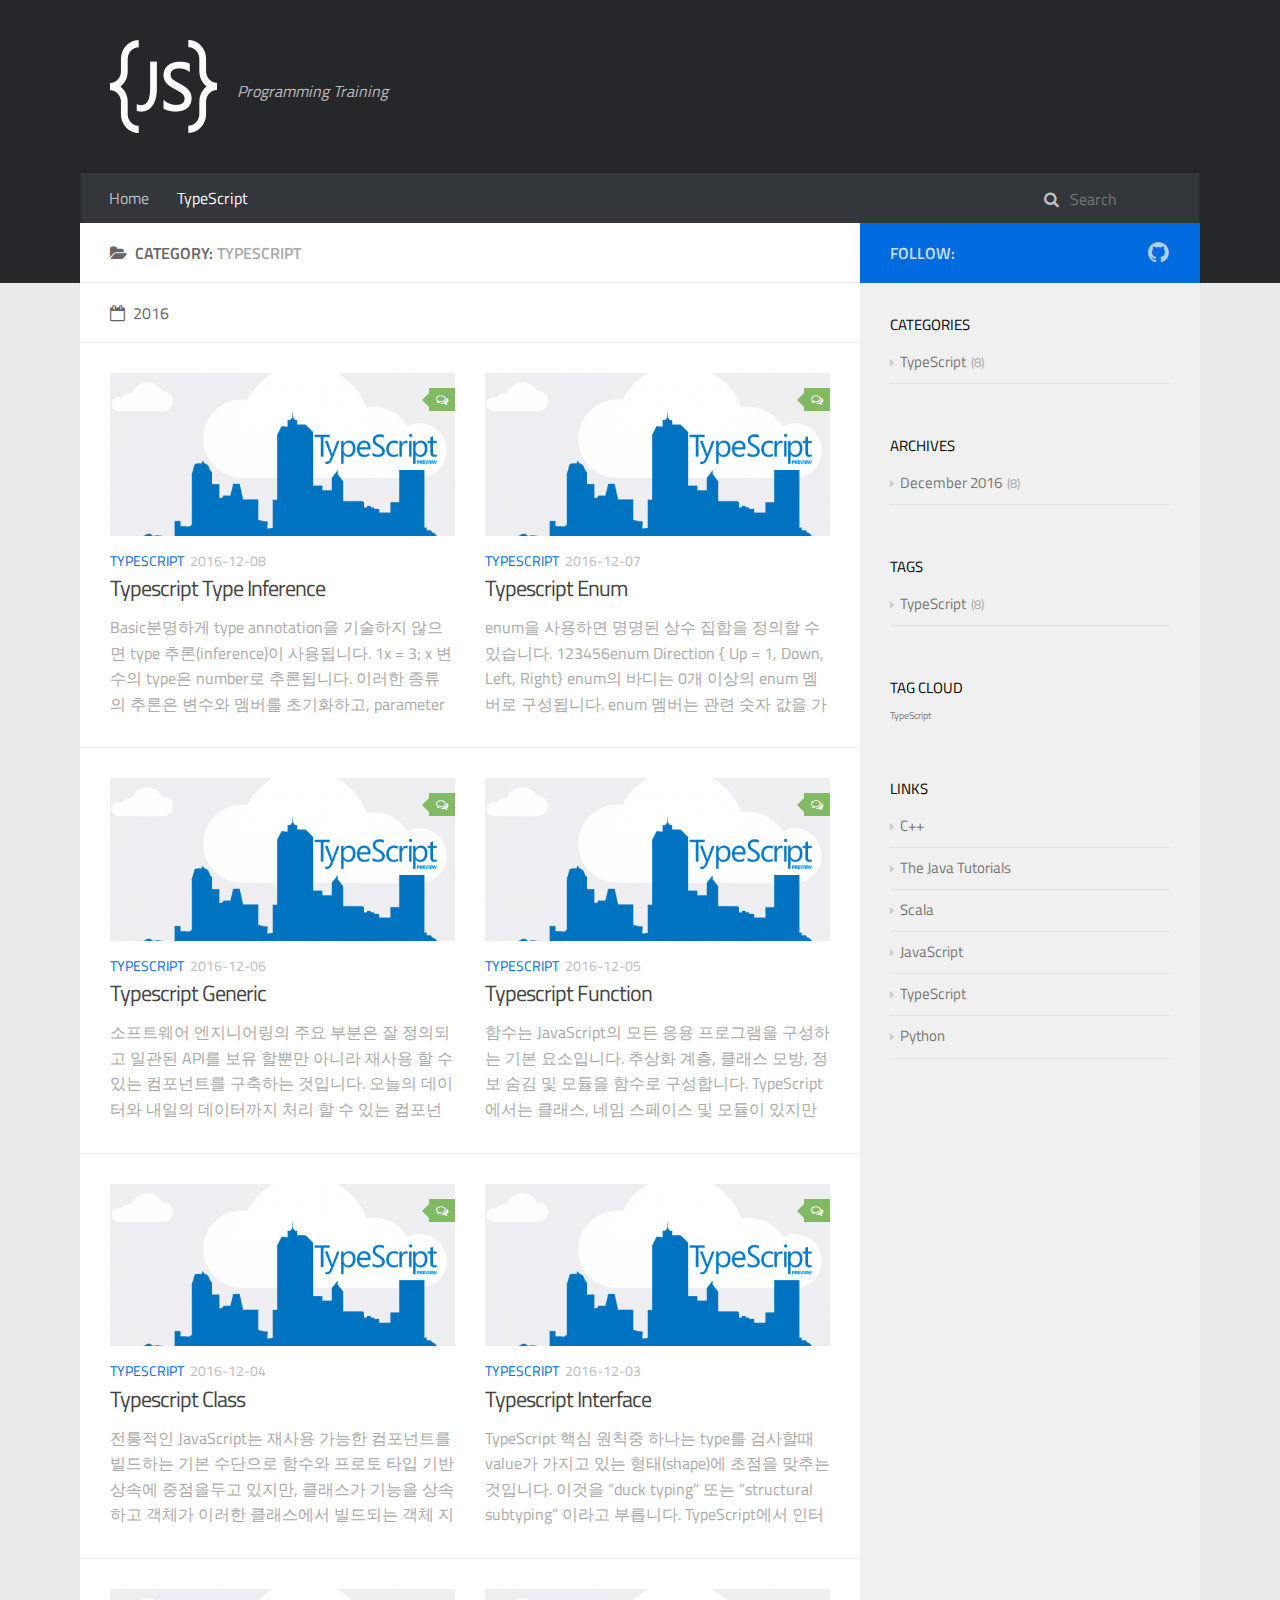
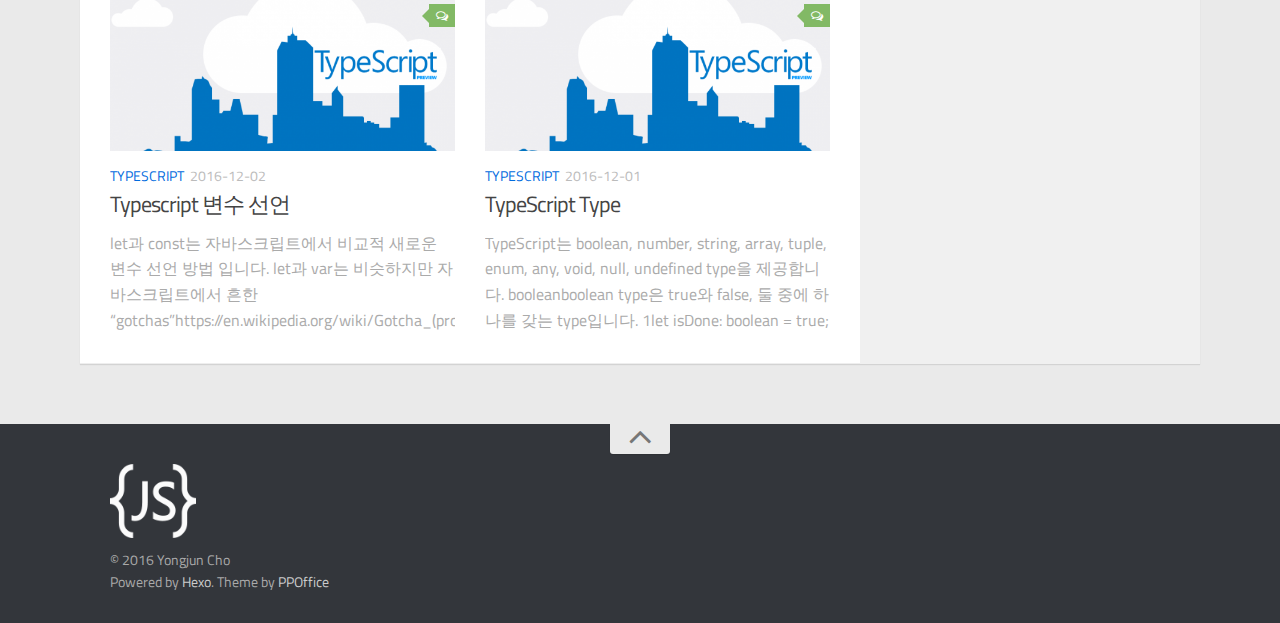
<file: categories/TypeScript/index.html>
<!DOCTYPE html>
<html>
<head>
    <meta charset="utf-8">
    
    <title>Category: TypeScript | Programming Training</title>
    <meta name="viewport" content="width=device-width, initial-scale=1, maximum-scale=1">
    
    <meta property="og:type" content="website">
<meta property="og:title" content="Programming Training">
<meta property="og:url" content="http://dragonjun.github.io/categories/TypeScript/index.html">
<meta property="og:site_name" content="Programming Training">
<meta name="twitter:card" content="summary">
<meta name="twitter:title" content="Programming Training">
    

    

    

    <link rel="stylesheet" href="/vendor/font-awesome/css/font-awesome.min.css">
    <link rel="stylesheet" href="/vendor/titillium-web/styles.css">
    <link rel="stylesheet" href="/vendor/source-code-pro/styles.css">

    <link rel="stylesheet" href="/css/style.css">

    <script src="/vendor/jquery/2.0.3/jquery.min.js"></script>
    
    
        <link rel="stylesheet" href="/vendor/lightgallery/css/lightgallery.min.css">
    
    
        <script type="text/javascript">
(function(i,s,o,g,r,a,m) {i['GoogleAnalyticsObject']=r;i[r]=i[r]||function() {
(i[r].q=i[r].q||[]).push(arguments)},i[r].l=1*new Date();a=s.createElement(o),
m=s.getElementsByTagName(o)[0];a.async=1;a.src=g;m.parentNode.insertBefore(a,m)
})(window,document,'script','//www.google-analytics.com/analytics.js','ga');

ga('create', 'UA-28750529-2', 'auto');
ga('send', 'pageview');

</script>
    
    

</head>

<body>
    <div id="wrap">
        <header id="header">
    <div id="header-outer" class="outer">
        <div class="container">
            <div class="container-inner">
                <div id="header-title">
                    <h1 class="logo-wrap">
                        <a href="/" class="logo"></a>
                    </h1>
                    
                        <h2 class="subtitle-wrap">
                            <p class="subtitle">Programming Training</p>
                        </h2>
                    
                </div>
                <div id="header-inner" class="nav-container">
                    <a id="main-nav-toggle" class="nav-icon fa fa-bars"></a>
                    <div class="nav-container-inner">
                        <ul id="main-nav">
                            
                                <li class="main-nav-list-item" >
                                    <a class="main-nav-list-link" href="/">Home</a>
                                </li>
                            
                                        <ul class="main-nav-list"><li class="main-nav-list-item"><a class="main-nav-list-link" href="/categories/TypeScript/">TypeScript</a></li></ul>
                                    
                        </ul>
                        <nav id="sub-nav">
                            <div id="search-form-wrap">

    <form class="search-form">
        <input type="text" class="ins-search-input search-form-input" placeholder="Search" />
        <button type="submit" class="search-form-submit"></button>
    </form>
    <div class="ins-search">
    <div class="ins-search-mask"></div>
    <div class="ins-search-container">
        <div class="ins-input-wrapper">
            <input type="text" class="ins-search-input" placeholder="Type something..." />
            <span class="ins-close ins-selectable"><i class="fa fa-times-circle"></i></span>
        </div>
        <div class="ins-section-wrapper">
            <div class="ins-section-container"></div>
        </div>
    </div>
</div>
<script>
(function (window) {
    var INSIGHT_CONFIG = {
        TRANSLATION: {
            POSTS: 'Posts',
            PAGES: 'Pages',
            CATEGORIES: 'Categories',
            TAGS: 'Tags',
            UNTITLED: '(Untitled)',
        },
        ROOT_URL: '/',
        CONTENT_URL: '/content.json',
    };
    window.INSIGHT_CONFIG = INSIGHT_CONFIG;
})(window);
</script>
<script src="/js/insight.js"></script>

</div>
                        </nav>
                    </div>
                </div>
            </div>
        </div>
    </div>
</header>
        <div class="container">
            <div class="main-body container-inner">
                <div class="main-body-inner">
                    <section id="main">
                        <div class="main-body-header">
    <h1 class="header">
    
    <i class="icon fa fa-folder-open"></i>Category: <em class="page-title-link">TypeScript</em>
    </h1>
</div>
                        <div class="main-body-content">
                            

    
    
        
        
        <section class="archives-wrap">
            <div class="archive-year-wrap">
                <a href="/archives/2016" class="archive-year"><i class="icon fa fa-calendar-o"></i>2016</a>
            </div>
            <div class="archives">
    
    
    
        <div class="article-row">
    
        <article class="article article-summary">
    <div class="article-summary-inner">
        
        <a href="/TypeScript/2016-12-08-typescript-type-inference.html" class="thumbnail">
    
    
        <span style="background-image:url(/images/TypeScript.png)" alt="Typescript Type Inference" class="thumbnail-image"></span>
    
    
        
<span class="comment-counter">
    <i class="fa fa-comments-o"></i>
    
</span>

    
</a>

        
        <div class="article-meta">
            <p class="category">
            <a class="article-category-link" href="/categories/TypeScript/">TypeScript</a>
            </p>
            <p class="date"><time datetime="2016-12-07T20:00:00.000Z" itemprop="datePublished">2016-12-08</time></p>
        </div>
        
    
        <h1 class="article-title" itemprop="name">
        <a href="/TypeScript/2016-12-08-typescript-type-inference.html">Typescript Type Inference</a>
        </h1>
    

        <p class="article-excerpt">
            Basic분명하게 type annotation을 기술하지 않으면 type 추론(inference)이 사용됩니다.
1x = 3;
x 변수의 type은 number로 추론됩니다. 이러한 종류의 추론은 변수와 멤버를 초기화하고, parameter 기본값을 설정하고, 함수 return type을 결정할 때 발생합니다.
Contextual Typetype 추론는 T
        </p>
    </div>
</article>
    

    
    
    
    
        <article class="article article-summary">
    <div class="article-summary-inner">
        
        <a href="/TypeScript/2016-12-07-typescript-enum.html" class="thumbnail">
    
    
        <span style="background-image:url(/images/TypeScript.png)" alt="Typescript Enum" class="thumbnail-image"></span>
    
    
        
<span class="comment-counter">
    <i class="fa fa-comments-o"></i>
    
</span>

    
</a>

        
        <div class="article-meta">
            <p class="category">
            <a class="article-category-link" href="/categories/TypeScript/">TypeScript</a>
            </p>
            <p class="date"><time datetime="2016-12-06T20:00:00.000Z" itemprop="datePublished">2016-12-07</time></p>
        </div>
        
    
        <h1 class="article-title" itemprop="name">
        <a href="/TypeScript/2016-12-07-typescript-enum.html">Typescript Enum</a>
        </h1>
    

        <p class="article-excerpt">
            enum을 사용하면 명명된 상수 집합을 정의할 수 있습니다.
123456enum Direction &#123;  Up = 1,  Down,  Left,  Right&#125;
enum의 바디는 0개 이상의 enum 멤버로 구성됩니다. enum 멤버는 관련 숫자 값을 가지며 상수이거나 계산 될 수 있습니다. enum 멤버는 다음과 같은 경우 상수로 간주됩니다
        </p>
    </div>
</article>
    
        </div>
    

    
    
    
    
        <div class="article-row">
    
        <article class="article article-summary">
    <div class="article-summary-inner">
        
        <a href="/TypeScript/2016-12-06-typescript-generic.html" class="thumbnail">
    
    
        <span style="background-image:url(/images/TypeScript.png)" alt="Typescript Generic" class="thumbnail-image"></span>
    
    
        
<span class="comment-counter">
    <i class="fa fa-comments-o"></i>
    
</span>

    
</a>

        
        <div class="article-meta">
            <p class="category">
            <a class="article-category-link" href="/categories/TypeScript/">TypeScript</a>
            </p>
            <p class="date"><time datetime="2016-12-05T20:00:00.000Z" itemprop="datePublished">2016-12-06</time></p>
        </div>
        
    
        <h1 class="article-title" itemprop="name">
        <a href="/TypeScript/2016-12-06-typescript-generic.html">Typescript Generic</a>
        </h1>
    

        <p class="article-excerpt">
            소프트웨어 엔지니어링의 주요 부분은 잘 정의되고 일관된 API를 보유 할뿐만 아니라 재사용 할 수있는 컴포넌트를 구축하는 것입니다. 오늘의 데이터와 내일의 데이터까지 처리 할 수 있는 컴포넌트는 대형 소프트웨어 시스템 구축을 위한 가장 유연한 기능을 제공합니다.
C # 및 Java와 같은 언어에서 재사용 가능한 구성 요소를 작성하기위한 도구 상자의 주요 도
        </p>
    </div>
</article>
    

    
    
    
    
        <article class="article article-summary">
    <div class="article-summary-inner">
        
        <a href="/TypeScript/2016-12-05-typescript-function.html" class="thumbnail">
    
    
        <span style="background-image:url(/images/TypeScript.png)" alt="Typescript Function" class="thumbnail-image"></span>
    
    
        
<span class="comment-counter">
    <i class="fa fa-comments-o"></i>
    
</span>

    
</a>

        
        <div class="article-meta">
            <p class="category">
            <a class="article-category-link" href="/categories/TypeScript/">TypeScript</a>
            </p>
            <p class="date"><time datetime="2016-12-04T20:00:00.000Z" itemprop="datePublished">2016-12-05</time></p>
        </div>
        
    
        <h1 class="article-title" itemprop="name">
        <a href="/TypeScript/2016-12-05-typescript-function.html">Typescript Function</a>
        </h1>
    

        <p class="article-excerpt">
            함수는 JavaScript의 모든 응용 프로그램을 구성하는 기본 요소입니다. 추상화 계층, 클래스 모방, 정보 숨김 및 모듈을 함수로 구성합니다. TypeScript에서는 클래스, 네임 스페이스 및 모듈이 있지만 함수는 여전히 작업 수행 방법을 설명하는 데 중요한 역할을합니다. TypeScript는 표준 JavaScript 함수에 몇 가지 새로운 기능을 추
        </p>
    </div>
</article>
    
        </div>
    

    
    
    
    
        <div class="article-row">
    
        <article class="article article-summary">
    <div class="article-summary-inner">
        
        <a href="/TypeScript/2016-12-04-typescript-class.html" class="thumbnail">
    
    
        <span style="background-image:url(/images/TypeScript.png)" alt="Typescript Class" class="thumbnail-image"></span>
    
    
        
<span class="comment-counter">
    <i class="fa fa-comments-o"></i>
    
</span>

    
</a>

        
        <div class="article-meta">
            <p class="category">
            <a class="article-category-link" href="/categories/TypeScript/">TypeScript</a>
            </p>
            <p class="date"><time datetime="2016-12-03T20:00:00.000Z" itemprop="datePublished">2016-12-04</time></p>
        </div>
        
    
        <h1 class="article-title" itemprop="name">
        <a href="/TypeScript/2016-12-04-typescript-class.html">Typescript Class</a>
        </h1>
    

        <p class="article-excerpt">
            전통적인 JavaScript는 재사용 가능한 컴포넌트를 빌드하는 기본 수단으로 함수와 프로토 타입 기반 상속에 중점을두고 있지만, 클래스가 기능을 상속하고 객체가 이러한 클래스에서 빌드되는 객체 지향 접근 방식에 익숙한 프로그래머에게는 다소 어색함을 느낄 수 있습니다. ECMAScript 2015(ECMAScript 6)에서 부터는 JavaScript 프로
        </p>
    </div>
</article>
    

    
    
    
    
        <article class="article article-summary">
    <div class="article-summary-inner">
        
        <a href="/TypeScript/2016-12-03-typescript-interface.html" class="thumbnail">
    
    
        <span style="background-image:url(/images/TypeScript.png)" alt="Typescript Interface" class="thumbnail-image"></span>
    
    
        
<span class="comment-counter">
    <i class="fa fa-comments-o"></i>
    
</span>

    
</a>

        
        <div class="article-meta">
            <p class="category">
            <a class="article-category-link" href="/categories/TypeScript/">TypeScript</a>
            </p>
            <p class="date"><time datetime="2016-12-02T20:00:00.000Z" itemprop="datePublished">2016-12-03</time></p>
        </div>
        
    
        <h1 class="article-title" itemprop="name">
        <a href="/TypeScript/2016-12-03-typescript-interface.html">Typescript Interface</a>
        </h1>
    

        <p class="article-excerpt">
            TypeScript 핵심 원칙중 하나는 type를 검사할때 value가 가지고 있는 형태(shape)에 초점을 맞추는 것입니다. 이것을 “duck typing” 또는 “structural subtyping” 이라고 부릅니다. TypeScript에서 인터페이스는 이러한 type에 이름을 지어주는 역할을 하고 프로젝트 외부의 코드와의 계약 뿐만 아니라 코드 내
        </p>
    </div>
</article>
    
        </div>
    

    
    
    
    
        <div class="article-row">
    
        <article class="article article-summary">
    <div class="article-summary-inner">
        
        <a href="/TypeScript/2016-12-02-typescript-variable-declaration.html" class="thumbnail">
    
    
        <span style="background-image:url(/images/TypeScript.png)" alt="Typescript 변수 선언" class="thumbnail-image"></span>
    
    
        
<span class="comment-counter">
    <i class="fa fa-comments-o"></i>
    
</span>

    
</a>

        
        <div class="article-meta">
            <p class="category">
            <a class="article-category-link" href="/categories/TypeScript/">TypeScript</a>
            </p>
            <p class="date"><time datetime="2016-12-01T20:00:00.000Z" itemprop="datePublished">2016-12-02</time></p>
        </div>
        
    
        <h1 class="article-title" itemprop="name">
        <a href="/TypeScript/2016-12-02-typescript-variable-declaration.html">Typescript 변수 선언</a>
        </h1>
    

        <p class="article-excerpt">
            let과 const는 자바스크립트에서 비교적 새로운 변수 선언 방법 입니다. let과 var는 비슷하지만 자바스크립트에서 흔한 “gotchas”https://en.wikipedia.org/wiki/Gotcha_(programming) 를 피할 수 있게 해 줍니다. const는 let에 변수에 재할당을 막도록 확장된 것입니다.
TypeScript는 자바스크립
        </p>
    </div>
</article>
    

    
    
    
    
        <article class="article article-summary">
    <div class="article-summary-inner">
        
        <a href="/TypeScript/2016-12-01-typescript-type.html" class="thumbnail">
    
    
        <span style="background-image:url(/images/TypeScript.png)" alt="TypeScript Type" class="thumbnail-image"></span>
    
    
        
<span class="comment-counter">
    <i class="fa fa-comments-o"></i>
    
</span>

    
</a>

        
        <div class="article-meta">
            <p class="category">
            <a class="article-category-link" href="/categories/TypeScript/">TypeScript</a>
            </p>
            <p class="date"><time datetime="2016-11-30T20:00:00.000Z" itemprop="datePublished">2016-12-01</time></p>
        </div>
        
    
        <h1 class="article-title" itemprop="name">
        <a href="/TypeScript/2016-12-01-typescript-type.html">TypeScript Type</a>
        </h1>
    

        <p class="article-excerpt">
            TypeScript는 boolean, number, string, array, tuple, enum, any, void, null, undefined type을 제공합니다.
booleanboolean type은 true와 false, 둘 중에 하나를 갖는 type입니다.
1let isDone: boolean = true;
numbernumber type은 
        </p>
    </div>
</article>
    
        </div>
    


    </div></section>




                        </div>
                    </section>
                    <aside id="sidebar">
    <a class="sidebar-toggle" title="Expand Sidebar"><i class="toggle icon"></i></a>
    <div class="sidebar-top">
        <p>follow:</p>
        <ul class="social-links">
            
                
                <li>
                    <a class="social-tooltip" title="github" href="https://github.com/dragonjun" target="_blank">
                        <i class="icon fa fa-github"></i>
                    </a>
                </li>
                
            
        </ul>
    </div>
    
    <div class="widgets-container">
        
            
                
    <div class="widget-wrap widget-list">
        <h3 class="widget-title">categories</h3>
        <div class="widget">
            <ul class="category-list"><li class="category-list-item"><a class="category-list-link" href="/categories/TypeScript/">TypeScript</a><span class="category-list-count">8</span></li></ul>
        </div>
    </div>


            
                
    <div class="widget-wrap widget-list">
        <h3 class="widget-title">archives</h3>
        <div class="widget">
            <ul class="archive-list"><li class="archive-list-item"><a class="archive-list-link" href="/archives/2016/12/">December 2016</a><span class="archive-list-count">8</span></li></ul>
        </div>
    </div>


            
                
    <div class="widget-wrap widget-list">
        <h3 class="widget-title">tags</h3>
        <div class="widget">
            <ul class="tag-list"><li class="tag-list-item"><a class="tag-list-link" href="/tags/TypeScript/">TypeScript</a><span class="tag-list-count">8</span></li></ul>
        </div>
    </div>


            
                
    <div class="widget-wrap widget-float">
        <h3 class="widget-title">tag cloud</h3>
        <div class="widget tagcloud">
            <a href="/tags/TypeScript/" style="font-size: 10px;">TypeScript</a>
        </div>
    </div>


            
                
    <div class="widget-wrap widget-list">
        <h3 class="widget-title">links</h3>
        <div class="widget">
            <ul>
                
                    <li>
                        <a href="https://isocpp.org/">C++</a>
                    </li>
                
                    <li>
                        <a href="https://docs.oracle.com/javase/tutorial/">The Java Tutorials</a>
                    </li>
                
                    <li>
                        <a href="http://docs.scala-lang.org/ko/tutorials/scala-for-java-programmers.html">Scala</a>
                    </li>
                
                    <li>
                        <a href="https://developer.mozilla.org/ko/docs/Web/JavaScript">JavaScript</a>
                    </li>
                
                    <li>
                        <a href="https://github.com/Microsoft/TypeScript/blob/master/doc/spec.md">TypeScript</a>
                    </li>
                
                    <li>
                        <a href="https://www.python.org/doc/">Python</a>
                    </li>
                
            </ul>
        </div>
    </div>


            
        
    </div>
</aside>
                </div>
            </div>
        </div>
        <footer id="footer">
    <div class="container">
        <div class="container-inner">
            <a id="back-to-top" href="javascript:;"><i class="icon fa fa-angle-up"></i></a>
            <div class="credit">
                <h1 class="logo-wrap">
                    <a href="/" class="logo"></a>
                </h1>
                <p>&copy; 2016 Yongjun Cho</p>
                <p>Powered by <a href="//hexo.io/" target="_blank">Hexo</a>. Theme by <a href="//github.com/ppoffice" target="_blank">PPOffice</a></p>
            </div>
        </div>
    </div>
</footer>
        

    
        <script src="/vendor/lightgallery/js/lightgallery.min.js"></script>
        <script src="/vendor/lightgallery/js/lg-thumbnail.min.js"></script>
        <script src="/vendor/lightgallery/js/lg-pager.min.js"></script>
        <script src="/vendor/lightgallery/js/lg-autoplay.min.js"></script>
        <script src="/vendor/lightgallery/js/lg-fullscreen.min.js"></script>
        <script src="/vendor/lightgallery/js/lg-zoom.min.js"></script>
        <script src="/vendor/lightgallery/js/lg-hash.min.js"></script>
        <script src="/vendor/lightgallery/js/lg-share.min.js"></script>
        <script src="/vendor/lightgallery/js/lg-video.min.js"></script>
    


<!-- Custom Scripts -->
<script src="/js/main.js"></script>

    </div>
</body>
</html>
</file>
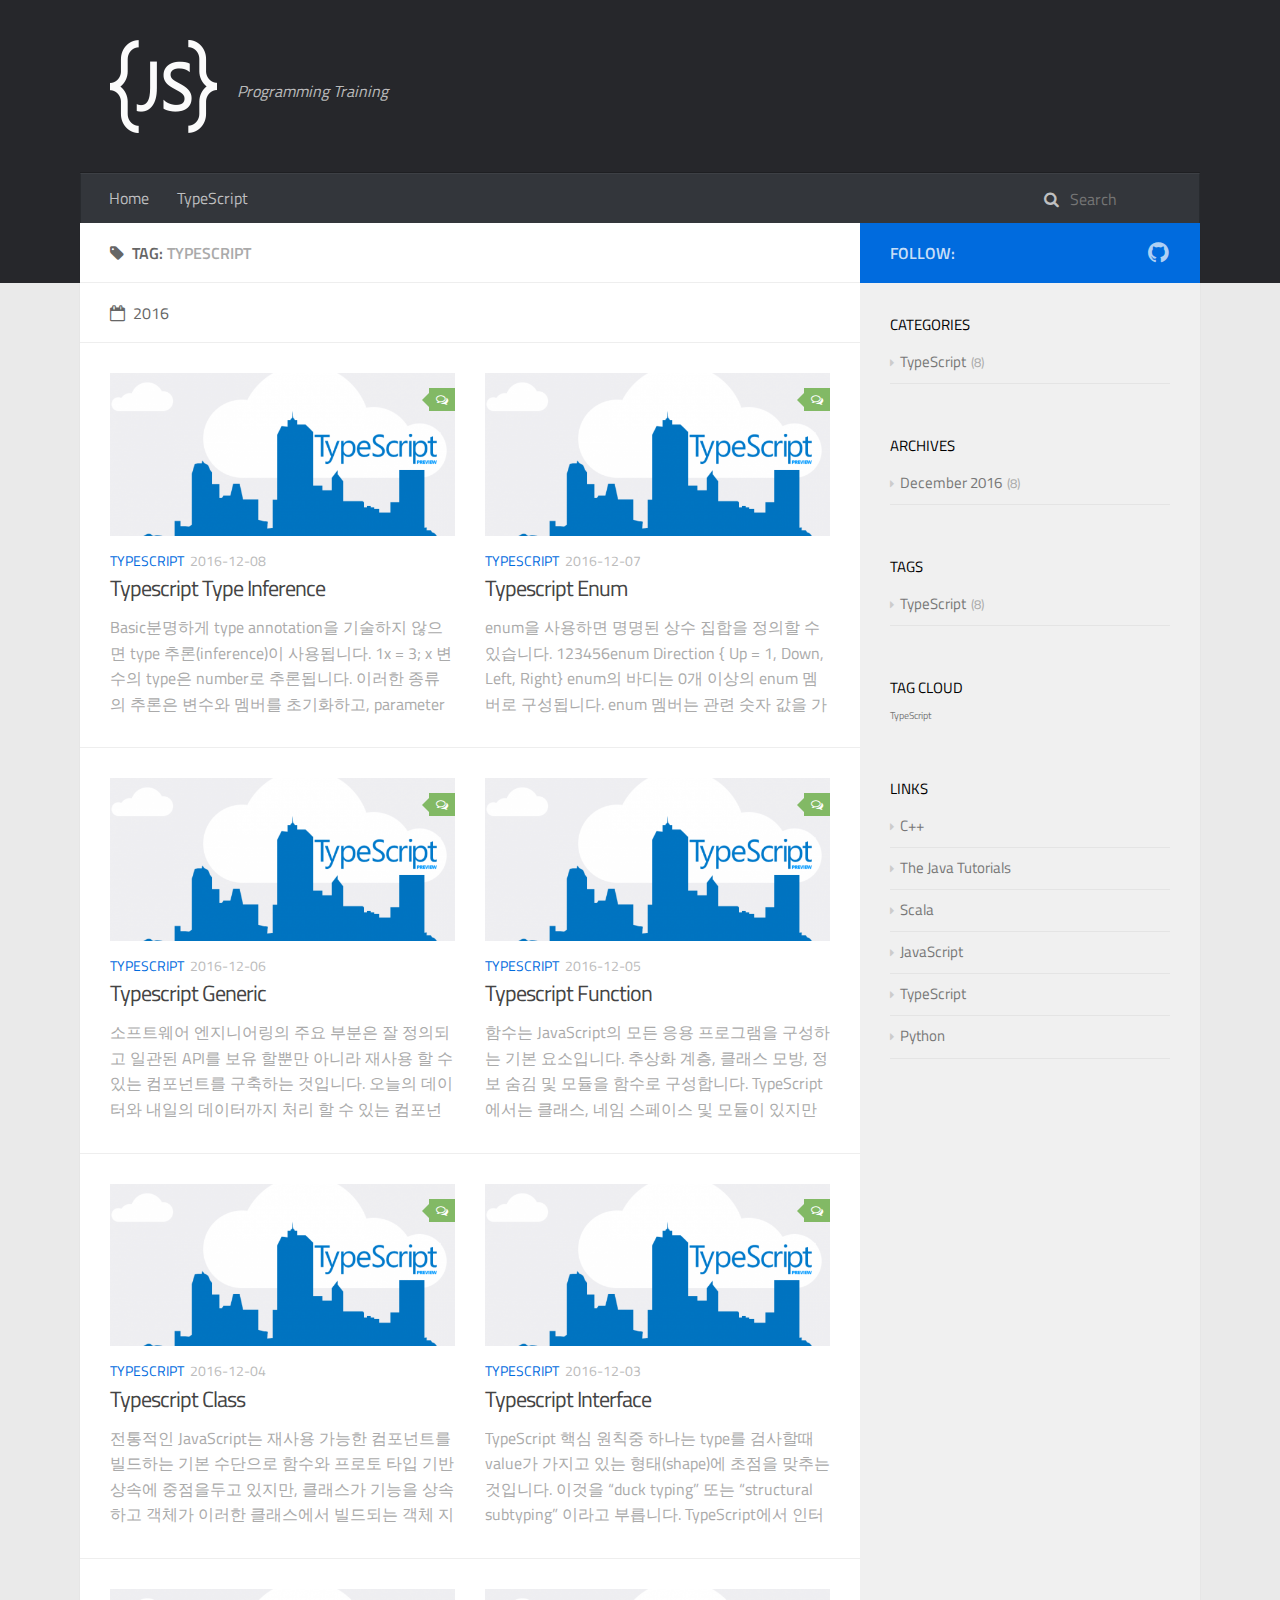
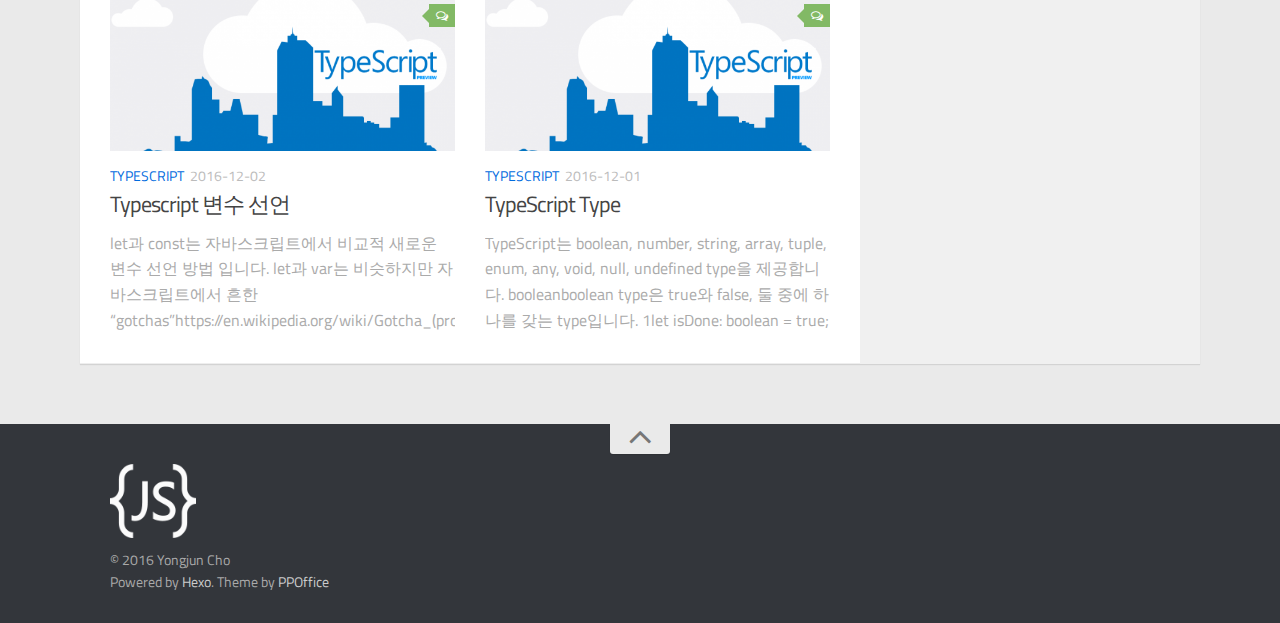
<file: tags/TypeScript/index.html>
<!DOCTYPE html>
<html>
<head>
    <meta charset="utf-8">
    
    <title>Tag: TypeScript | Programming Training</title>
    <meta name="viewport" content="width=device-width, initial-scale=1, maximum-scale=1">
    
    <meta property="og:type" content="website">
<meta property="og:title" content="Programming Training">
<meta property="og:url" content="http://dragonjun.github.io/tags/TypeScript/index.html">
<meta property="og:site_name" content="Programming Training">
<meta name="twitter:card" content="summary">
<meta name="twitter:title" content="Programming Training">
    

    

    

    <link rel="stylesheet" href="/vendor/font-awesome/css/font-awesome.min.css">
    <link rel="stylesheet" href="/vendor/titillium-web/styles.css">
    <link rel="stylesheet" href="/vendor/source-code-pro/styles.css">

    <link rel="stylesheet" href="/css/style.css">

    <script src="/vendor/jquery/2.0.3/jquery.min.js"></script>
    
    
        <link rel="stylesheet" href="/vendor/lightgallery/css/lightgallery.min.css">
    
    
        <script type="text/javascript">
(function(i,s,o,g,r,a,m) {i['GoogleAnalyticsObject']=r;i[r]=i[r]||function() {
(i[r].q=i[r].q||[]).push(arguments)},i[r].l=1*new Date();a=s.createElement(o),
m=s.getElementsByTagName(o)[0];a.async=1;a.src=g;m.parentNode.insertBefore(a,m)
})(window,document,'script','//www.google-analytics.com/analytics.js','ga');

ga('create', 'UA-28750529-2', 'auto');
ga('send', 'pageview');

</script>
    
    

</head>

<body>
    <div id="wrap">
        <header id="header">
    <div id="header-outer" class="outer">
        <div class="container">
            <div class="container-inner">
                <div id="header-title">
                    <h1 class="logo-wrap">
                        <a href="/" class="logo"></a>
                    </h1>
                    
                        <h2 class="subtitle-wrap">
                            <p class="subtitle">Programming Training</p>
                        </h2>
                    
                </div>
                <div id="header-inner" class="nav-container">
                    <a id="main-nav-toggle" class="nav-icon fa fa-bars"></a>
                    <div class="nav-container-inner">
                        <ul id="main-nav">
                            
                                <li class="main-nav-list-item" >
                                    <a class="main-nav-list-link" href="/">Home</a>
                                </li>
                            
                                        <ul class="main-nav-list"><li class="main-nav-list-item"><a class="main-nav-list-link" href="/categories/TypeScript/">TypeScript</a></li></ul>
                                    
                        </ul>
                        <nav id="sub-nav">
                            <div id="search-form-wrap">

    <form class="search-form">
        <input type="text" class="ins-search-input search-form-input" placeholder="Search" />
        <button type="submit" class="search-form-submit"></button>
    </form>
    <div class="ins-search">
    <div class="ins-search-mask"></div>
    <div class="ins-search-container">
        <div class="ins-input-wrapper">
            <input type="text" class="ins-search-input" placeholder="Type something..." />
            <span class="ins-close ins-selectable"><i class="fa fa-times-circle"></i></span>
        </div>
        <div class="ins-section-wrapper">
            <div class="ins-section-container"></div>
        </div>
    </div>
</div>
<script>
(function (window) {
    var INSIGHT_CONFIG = {
        TRANSLATION: {
            POSTS: 'Posts',
            PAGES: 'Pages',
            CATEGORIES: 'Categories',
            TAGS: 'Tags',
            UNTITLED: '(Untitled)',
        },
        ROOT_URL: '/',
        CONTENT_URL: '/content.json',
    };
    window.INSIGHT_CONFIG = INSIGHT_CONFIG;
})(window);
</script>
<script src="/js/insight.js"></script>

</div>
                        </nav>
                    </div>
                </div>
            </div>
        </div>
    </div>
</header>
        <div class="container">
            <div class="main-body container-inner">
                <div class="main-body-inner">
                    <section id="main">
                        <div class="main-body-header">
    <h1 class="header">
    
    <i class="icon fa fa-tag"></i>Tag: <em>TypeScript</em>
    </h1>
</div>
                        <div class="main-body-content">
                            

    
    
        
        
        <section class="archives-wrap">
            <div class="archive-year-wrap">
                <a href="/archives/2016" class="archive-year"><i class="icon fa fa-calendar-o"></i>2016</a>
            </div>
            <div class="archives">
    
    
    
        <div class="article-row">
    
        <article class="article article-summary">
    <div class="article-summary-inner">
        
        <a href="/TypeScript/2016-12-08-typescript-type-inference.html" class="thumbnail">
    
    
        <span style="background-image:url(/images/TypeScript.png)" alt="Typescript Type Inference" class="thumbnail-image"></span>
    
    
        
<span class="comment-counter">
    <i class="fa fa-comments-o"></i>
    
</span>

    
</a>

        
        <div class="article-meta">
            <p class="category">
            <a class="article-category-link" href="/categories/TypeScript/">TypeScript</a>
            </p>
            <p class="date"><time datetime="2016-12-07T20:00:00.000Z" itemprop="datePublished">2016-12-08</time></p>
        </div>
        
    
        <h1 class="article-title" itemprop="name">
        <a href="/TypeScript/2016-12-08-typescript-type-inference.html">Typescript Type Inference</a>
        </h1>
    

        <p class="article-excerpt">
            Basic분명하게 type annotation을 기술하지 않으면 type 추론(inference)이 사용됩니다.
1x = 3;
x 변수의 type은 number로 추론됩니다. 이러한 종류의 추론은 변수와 멤버를 초기화하고, parameter 기본값을 설정하고, 함수 return type을 결정할 때 발생합니다.
Contextual Typetype 추론는 T
        </p>
    </div>
</article>
    

    
    
    
    
        <article class="article article-summary">
    <div class="article-summary-inner">
        
        <a href="/TypeScript/2016-12-07-typescript-enum.html" class="thumbnail">
    
    
        <span style="background-image:url(/images/TypeScript.png)" alt="Typescript Enum" class="thumbnail-image"></span>
    
    
        
<span class="comment-counter">
    <i class="fa fa-comments-o"></i>
    
</span>

    
</a>

        
        <div class="article-meta">
            <p class="category">
            <a class="article-category-link" href="/categories/TypeScript/">TypeScript</a>
            </p>
            <p class="date"><time datetime="2016-12-06T20:00:00.000Z" itemprop="datePublished">2016-12-07</time></p>
        </div>
        
    
        <h1 class="article-title" itemprop="name">
        <a href="/TypeScript/2016-12-07-typescript-enum.html">Typescript Enum</a>
        </h1>
    

        <p class="article-excerpt">
            enum을 사용하면 명명된 상수 집합을 정의할 수 있습니다.
123456enum Direction &#123;  Up = 1,  Down,  Left,  Right&#125;
enum의 바디는 0개 이상의 enum 멤버로 구성됩니다. enum 멤버는 관련 숫자 값을 가지며 상수이거나 계산 될 수 있습니다. enum 멤버는 다음과 같은 경우 상수로 간주됩니다
        </p>
    </div>
</article>
    
        </div>
    

    
    
    
    
        <div class="article-row">
    
        <article class="article article-summary">
    <div class="article-summary-inner">
        
        <a href="/TypeScript/2016-12-06-typescript-generic.html" class="thumbnail">
    
    
        <span style="background-image:url(/images/TypeScript.png)" alt="Typescript Generic" class="thumbnail-image"></span>
    
    
        
<span class="comment-counter">
    <i class="fa fa-comments-o"></i>
    
</span>

    
</a>

        
        <div class="article-meta">
            <p class="category">
            <a class="article-category-link" href="/categories/TypeScript/">TypeScript</a>
            </p>
            <p class="date"><time datetime="2016-12-05T20:00:00.000Z" itemprop="datePublished">2016-12-06</time></p>
        </div>
        
    
        <h1 class="article-title" itemprop="name">
        <a href="/TypeScript/2016-12-06-typescript-generic.html">Typescript Generic</a>
        </h1>
    

        <p class="article-excerpt">
            소프트웨어 엔지니어링의 주요 부분은 잘 정의되고 일관된 API를 보유 할뿐만 아니라 재사용 할 수있는 컴포넌트를 구축하는 것입니다. 오늘의 데이터와 내일의 데이터까지 처리 할 수 있는 컴포넌트는 대형 소프트웨어 시스템 구축을 위한 가장 유연한 기능을 제공합니다.
C # 및 Java와 같은 언어에서 재사용 가능한 구성 요소를 작성하기위한 도구 상자의 주요 도
        </p>
    </div>
</article>
    

    
    
    
    
        <article class="article article-summary">
    <div class="article-summary-inner">
        
        <a href="/TypeScript/2016-12-05-typescript-function.html" class="thumbnail">
    
    
        <span style="background-image:url(/images/TypeScript.png)" alt="Typescript Function" class="thumbnail-image"></span>
    
    
        
<span class="comment-counter">
    <i class="fa fa-comments-o"></i>
    
</span>

    
</a>

        
        <div class="article-meta">
            <p class="category">
            <a class="article-category-link" href="/categories/TypeScript/">TypeScript</a>
            </p>
            <p class="date"><time datetime="2016-12-04T20:00:00.000Z" itemprop="datePublished">2016-12-05</time></p>
        </div>
        
    
        <h1 class="article-title" itemprop="name">
        <a href="/TypeScript/2016-12-05-typescript-function.html">Typescript Function</a>
        </h1>
    

        <p class="article-excerpt">
            함수는 JavaScript의 모든 응용 프로그램을 구성하는 기본 요소입니다. 추상화 계층, 클래스 모방, 정보 숨김 및 모듈을 함수로 구성합니다. TypeScript에서는 클래스, 네임 스페이스 및 모듈이 있지만 함수는 여전히 작업 수행 방법을 설명하는 데 중요한 역할을합니다. TypeScript는 표준 JavaScript 함수에 몇 가지 새로운 기능을 추
        </p>
    </div>
</article>
    
        </div>
    

    
    
    
    
        <div class="article-row">
    
        <article class="article article-summary">
    <div class="article-summary-inner">
        
        <a href="/TypeScript/2016-12-04-typescript-class.html" class="thumbnail">
    
    
        <span style="background-image:url(/images/TypeScript.png)" alt="Typescript Class" class="thumbnail-image"></span>
    
    
        
<span class="comment-counter">
    <i class="fa fa-comments-o"></i>
    
</span>

    
</a>

        
        <div class="article-meta">
            <p class="category">
            <a class="article-category-link" href="/categories/TypeScript/">TypeScript</a>
            </p>
            <p class="date"><time datetime="2016-12-03T20:00:00.000Z" itemprop="datePublished">2016-12-04</time></p>
        </div>
        
    
        <h1 class="article-title" itemprop="name">
        <a href="/TypeScript/2016-12-04-typescript-class.html">Typescript Class</a>
        </h1>
    

        <p class="article-excerpt">
            전통적인 JavaScript는 재사용 가능한 컴포넌트를 빌드하는 기본 수단으로 함수와 프로토 타입 기반 상속에 중점을두고 있지만, 클래스가 기능을 상속하고 객체가 이러한 클래스에서 빌드되는 객체 지향 접근 방식에 익숙한 프로그래머에게는 다소 어색함을 느낄 수 있습니다. ECMAScript 2015(ECMAScript 6)에서 부터는 JavaScript 프로
        </p>
    </div>
</article>
    

    
    
    
    
        <article class="article article-summary">
    <div class="article-summary-inner">
        
        <a href="/TypeScript/2016-12-03-typescript-interface.html" class="thumbnail">
    
    
        <span style="background-image:url(/images/TypeScript.png)" alt="Typescript Interface" class="thumbnail-image"></span>
    
    
        
<span class="comment-counter">
    <i class="fa fa-comments-o"></i>
    
</span>

    
</a>

        
        <div class="article-meta">
            <p class="category">
            <a class="article-category-link" href="/categories/TypeScript/">TypeScript</a>
            </p>
            <p class="date"><time datetime="2016-12-02T20:00:00.000Z" itemprop="datePublished">2016-12-03</time></p>
        </div>
        
    
        <h1 class="article-title" itemprop="name">
        <a href="/TypeScript/2016-12-03-typescript-interface.html">Typescript Interface</a>
        </h1>
    

        <p class="article-excerpt">
            TypeScript 핵심 원칙중 하나는 type를 검사할때 value가 가지고 있는 형태(shape)에 초점을 맞추는 것입니다. 이것을 “duck typing” 또는 “structural subtyping” 이라고 부릅니다. TypeScript에서 인터페이스는 이러한 type에 이름을 지어주는 역할을 하고 프로젝트 외부의 코드와의 계약 뿐만 아니라 코드 내
        </p>
    </div>
</article>
    
        </div>
    

    
    
    
    
        <div class="article-row">
    
        <article class="article article-summary">
    <div class="article-summary-inner">
        
        <a href="/TypeScript/2016-12-02-typescript-variable-declaration.html" class="thumbnail">
    
    
        <span style="background-image:url(/images/TypeScript.png)" alt="Typescript 변수 선언" class="thumbnail-image"></span>
    
    
        
<span class="comment-counter">
    <i class="fa fa-comments-o"></i>
    
</span>

    
</a>

        
        <div class="article-meta">
            <p class="category">
            <a class="article-category-link" href="/categories/TypeScript/">TypeScript</a>
            </p>
            <p class="date"><time datetime="2016-12-01T20:00:00.000Z" itemprop="datePublished">2016-12-02</time></p>
        </div>
        
    
        <h1 class="article-title" itemprop="name">
        <a href="/TypeScript/2016-12-02-typescript-variable-declaration.html">Typescript 변수 선언</a>
        </h1>
    

        <p class="article-excerpt">
            let과 const는 자바스크립트에서 비교적 새로운 변수 선언 방법 입니다. let과 var는 비슷하지만 자바스크립트에서 흔한 “gotchas”https://en.wikipedia.org/wiki/Gotcha_(programming) 를 피할 수 있게 해 줍니다. const는 let에 변수에 재할당을 막도록 확장된 것입니다.
TypeScript는 자바스크립
        </p>
    </div>
</article>
    

    
    
    
    
        <article class="article article-summary">
    <div class="article-summary-inner">
        
        <a href="/TypeScript/2016-12-01-typescript-type.html" class="thumbnail">
    
    
        <span style="background-image:url(/images/TypeScript.png)" alt="TypeScript Type" class="thumbnail-image"></span>
    
    
        
<span class="comment-counter">
    <i class="fa fa-comments-o"></i>
    
</span>

    
</a>

        
        <div class="article-meta">
            <p class="category">
            <a class="article-category-link" href="/categories/TypeScript/">TypeScript</a>
            </p>
            <p class="date"><time datetime="2016-11-30T20:00:00.000Z" itemprop="datePublished">2016-12-01</time></p>
        </div>
        
    
        <h1 class="article-title" itemprop="name">
        <a href="/TypeScript/2016-12-01-typescript-type.html">TypeScript Type</a>
        </h1>
    

        <p class="article-excerpt">
            TypeScript는 boolean, number, string, array, tuple, enum, any, void, null, undefined type을 제공합니다.
booleanboolean type은 true와 false, 둘 중에 하나를 갖는 type입니다.
1let isDone: boolean = true;
numbernumber type은 
        </p>
    </div>
</article>
    
        </div>
    


    </div></section>



                        </div>
                    </section>
                    <aside id="sidebar">
    <a class="sidebar-toggle" title="Expand Sidebar"><i class="toggle icon"></i></a>
    <div class="sidebar-top">
        <p>follow:</p>
        <ul class="social-links">
            
                
                <li>
                    <a class="social-tooltip" title="github" href="https://github.com/dragonjun" target="_blank">
                        <i class="icon fa fa-github"></i>
                    </a>
                </li>
                
            
        </ul>
    </div>
    
    <div class="widgets-container">
        
            
                
    <div class="widget-wrap widget-list">
        <h3 class="widget-title">categories</h3>
        <div class="widget">
            <ul class="category-list"><li class="category-list-item"><a class="category-list-link" href="/categories/TypeScript/">TypeScript</a><span class="category-list-count">8</span></li></ul>
        </div>
    </div>


            
                
    <div class="widget-wrap widget-list">
        <h3 class="widget-title">archives</h3>
        <div class="widget">
            <ul class="archive-list"><li class="archive-list-item"><a class="archive-list-link" href="/archives/2016/12/">December 2016</a><span class="archive-list-count">8</span></li></ul>
        </div>
    </div>


            
                
    <div class="widget-wrap widget-list">
        <h3 class="widget-title">tags</h3>
        <div class="widget">
            <ul class="tag-list"><li class="tag-list-item"><a class="tag-list-link" href="/tags/TypeScript/">TypeScript</a><span class="tag-list-count">8</span></li></ul>
        </div>
    </div>


            
                
    <div class="widget-wrap widget-float">
        <h3 class="widget-title">tag cloud</h3>
        <div class="widget tagcloud">
            <a href="/tags/TypeScript/" style="font-size: 10px;">TypeScript</a>
        </div>
    </div>


            
                
    <div class="widget-wrap widget-list">
        <h3 class="widget-title">links</h3>
        <div class="widget">
            <ul>
                
                    <li>
                        <a href="https://isocpp.org/">C++</a>
                    </li>
                
                    <li>
                        <a href="https://docs.oracle.com/javase/tutorial/">The Java Tutorials</a>
                    </li>
                
                    <li>
                        <a href="http://docs.scala-lang.org/ko/tutorials/scala-for-java-programmers.html">Scala</a>
                    </li>
                
                    <li>
                        <a href="https://developer.mozilla.org/ko/docs/Web/JavaScript">JavaScript</a>
                    </li>
                
                    <li>
                        <a href="https://github.com/Microsoft/TypeScript/blob/master/doc/spec.md">TypeScript</a>
                    </li>
                
                    <li>
                        <a href="https://www.python.org/doc/">Python</a>
                    </li>
                
            </ul>
        </div>
    </div>


            
        
    </div>
</aside>
                </div>
            </div>
        </div>
        <footer id="footer">
    <div class="container">
        <div class="container-inner">
            <a id="back-to-top" href="javascript:;"><i class="icon fa fa-angle-up"></i></a>
            <div class="credit">
                <h1 class="logo-wrap">
                    <a href="/" class="logo"></a>
                </h1>
                <p>&copy; 2016 Yongjun Cho</p>
                <p>Powered by <a href="//hexo.io/" target="_blank">Hexo</a>. Theme by <a href="//github.com/ppoffice" target="_blank">PPOffice</a></p>
            </div>
        </div>
    </div>
</footer>
        

    
        <script src="/vendor/lightgallery/js/lightgallery.min.js"></script>
        <script src="/vendor/lightgallery/js/lg-thumbnail.min.js"></script>
        <script src="/vendor/lightgallery/js/lg-pager.min.js"></script>
        <script src="/vendor/lightgallery/js/lg-autoplay.min.js"></script>
        <script src="/vendor/lightgallery/js/lg-fullscreen.min.js"></script>
        <script src="/vendor/lightgallery/js/lg-zoom.min.js"></script>
        <script src="/vendor/lightgallery/js/lg-hash.min.js"></script>
        <script src="/vendor/lightgallery/js/lg-share.min.js"></script>
        <script src="/vendor/lightgallery/js/lg-video.min.js"></script>
    


<!-- Custom Scripts -->
<script src="/js/main.js"></script>

    </div>
</body>
</html>
</file>
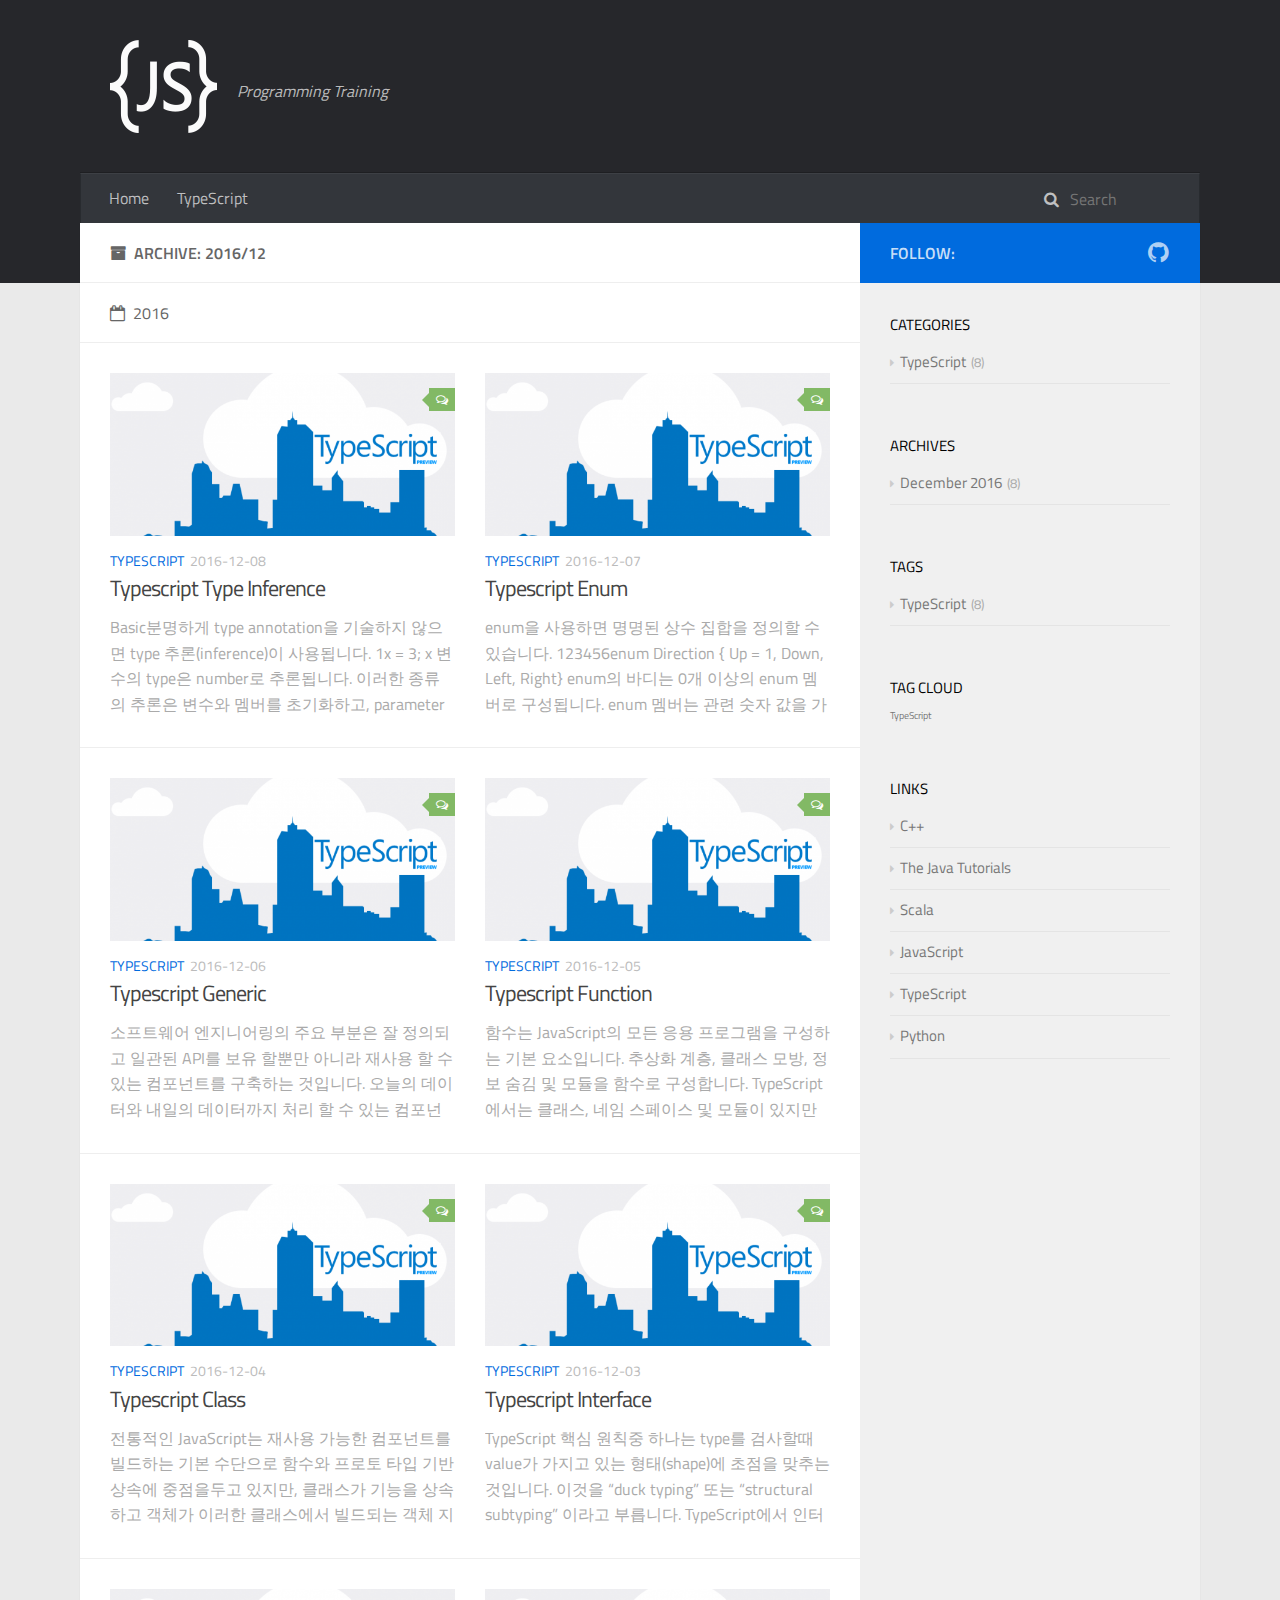
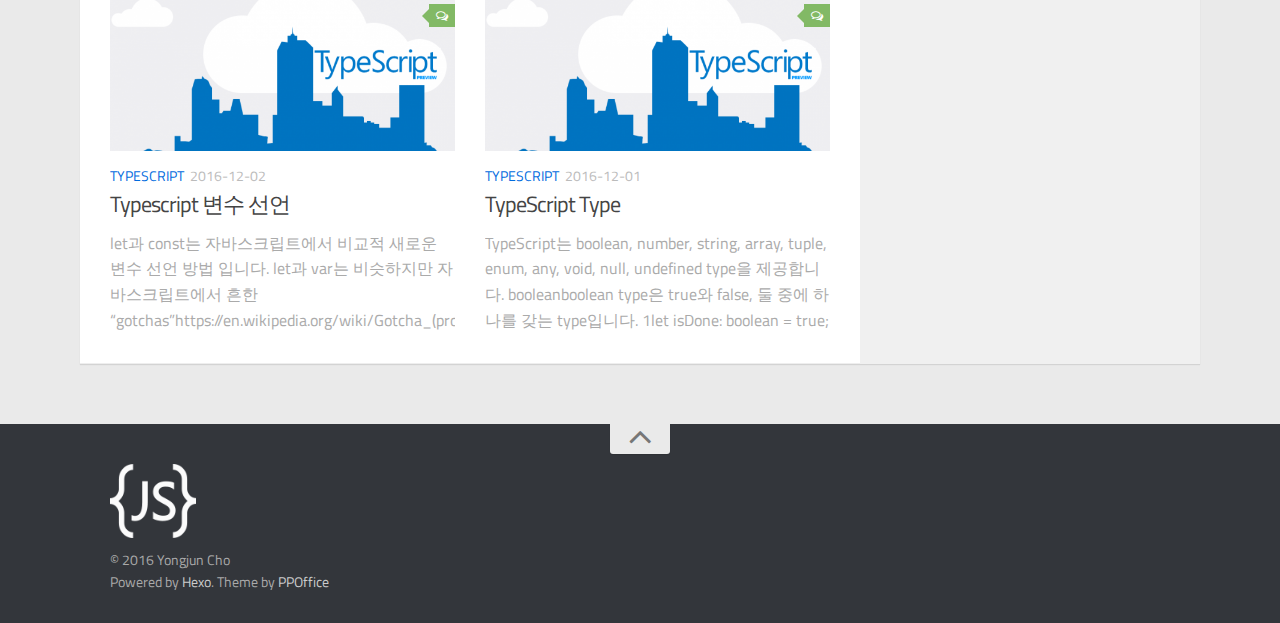
<file: archives/2016/12/index.html>
<!DOCTYPE html>
<html>
<head>
    <meta charset="utf-8">
    
    <title>Archive: 2016/12 | Programming Training</title>
    <meta name="viewport" content="width=device-width, initial-scale=1, maximum-scale=1">
    
    <meta property="og:type" content="website">
<meta property="og:title" content="Programming Training">
<meta property="og:url" content="http://dragonjun.github.io/archives/2016/12/index.html">
<meta property="og:site_name" content="Programming Training">
<meta name="twitter:card" content="summary">
<meta name="twitter:title" content="Programming Training">
    

    

    

    <link rel="stylesheet" href="/vendor/font-awesome/css/font-awesome.min.css">
    <link rel="stylesheet" href="/vendor/titillium-web/styles.css">
    <link rel="stylesheet" href="/vendor/source-code-pro/styles.css">

    <link rel="stylesheet" href="/css/style.css">

    <script src="/vendor/jquery/2.0.3/jquery.min.js"></script>
    
    
        <link rel="stylesheet" href="/vendor/lightgallery/css/lightgallery.min.css">
    
    
        <script type="text/javascript">
(function(i,s,o,g,r,a,m) {i['GoogleAnalyticsObject']=r;i[r]=i[r]||function() {
(i[r].q=i[r].q||[]).push(arguments)},i[r].l=1*new Date();a=s.createElement(o),
m=s.getElementsByTagName(o)[0];a.async=1;a.src=g;m.parentNode.insertBefore(a,m)
})(window,document,'script','//www.google-analytics.com/analytics.js','ga');

ga('create', 'UA-28750529-2', 'auto');
ga('send', 'pageview');

</script>
    
    

</head>

<body>
    <div id="wrap">
        <header id="header">
    <div id="header-outer" class="outer">
        <div class="container">
            <div class="container-inner">
                <div id="header-title">
                    <h1 class="logo-wrap">
                        <a href="/" class="logo"></a>
                    </h1>
                    
                        <h2 class="subtitle-wrap">
                            <p class="subtitle">Programming Training</p>
                        </h2>
                    
                </div>
                <div id="header-inner" class="nav-container">
                    <a id="main-nav-toggle" class="nav-icon fa fa-bars"></a>
                    <div class="nav-container-inner">
                        <ul id="main-nav">
                            
                                <li class="main-nav-list-item" >
                                    <a class="main-nav-list-link" href="/">Home</a>
                                </li>
                            
                                        <ul class="main-nav-list"><li class="main-nav-list-item"><a class="main-nav-list-link" href="/categories/TypeScript/">TypeScript</a></li></ul>
                                    
                        </ul>
                        <nav id="sub-nav">
                            <div id="search-form-wrap">

    <form class="search-form">
        <input type="text" class="ins-search-input search-form-input" placeholder="Search" />
        <button type="submit" class="search-form-submit"></button>
    </form>
    <div class="ins-search">
    <div class="ins-search-mask"></div>
    <div class="ins-search-container">
        <div class="ins-input-wrapper">
            <input type="text" class="ins-search-input" placeholder="Type something..." />
            <span class="ins-close ins-selectable"><i class="fa fa-times-circle"></i></span>
        </div>
        <div class="ins-section-wrapper">
            <div class="ins-section-container"></div>
        </div>
    </div>
</div>
<script>
(function (window) {
    var INSIGHT_CONFIG = {
        TRANSLATION: {
            POSTS: 'Posts',
            PAGES: 'Pages',
            CATEGORIES: 'Categories',
            TAGS: 'Tags',
            UNTITLED: '(Untitled)',
        },
        ROOT_URL: '/',
        CONTENT_URL: '/content.json',
    };
    window.INSIGHT_CONFIG = INSIGHT_CONFIG;
})(window);
</script>
<script src="/js/insight.js"></script>

</div>
                        </nav>
                    </div>
                </div>
            </div>
        </div>
    </div>
</header>
        <div class="container">
            <div class="main-body container-inner">
                <div class="main-body-inner">
                    <section id="main">
                        <div class="main-body-header">
    <h1 class="header">
    
    <i class="icon fa fa-archive"></i>Archive: 2016/12
    </h1>
</div>
                        <div class="main-body-content">
                            

    
    
        
        
        <section class="archives-wrap">
            <div class="archive-year-wrap">
                <a href="/archives/2016" class="archive-year"><i class="icon fa fa-calendar-o"></i>2016</a>
            </div>
            <div class="archives">
    
    
    
        <div class="article-row">
    
        <article class="article article-summary">
    <div class="article-summary-inner">
        
        <a href="/TypeScript/2016-12-08-typescript-type-inference.html" class="thumbnail">
    
    
        <span style="background-image:url(/images/TypeScript.png)" alt="Typescript Type Inference" class="thumbnail-image"></span>
    
    
        
<span class="comment-counter">
    <i class="fa fa-comments-o"></i>
    
</span>

    
</a>

        
        <div class="article-meta">
            <p class="category">
            <a class="article-category-link" href="/categories/TypeScript/">TypeScript</a>
            </p>
            <p class="date"><time datetime="2016-12-07T20:00:00.000Z" itemprop="datePublished">2016-12-08</time></p>
        </div>
        
    
        <h1 class="article-title" itemprop="name">
        <a href="/TypeScript/2016-12-08-typescript-type-inference.html">Typescript Type Inference</a>
        </h1>
    

        <p class="article-excerpt">
            Basic분명하게 type annotation을 기술하지 않으면 type 추론(inference)이 사용됩니다.
1x = 3;
x 변수의 type은 number로 추론됩니다. 이러한 종류의 추론은 변수와 멤버를 초기화하고, parameter 기본값을 설정하고, 함수 return type을 결정할 때 발생합니다.
Contextual Typetype 추론는 T
        </p>
    </div>
</article>
    

    
    
    
    
        <article class="article article-summary">
    <div class="article-summary-inner">
        
        <a href="/TypeScript/2016-12-07-typescript-enum.html" class="thumbnail">
    
    
        <span style="background-image:url(/images/TypeScript.png)" alt="Typescript Enum" class="thumbnail-image"></span>
    
    
        
<span class="comment-counter">
    <i class="fa fa-comments-o"></i>
    
</span>

    
</a>

        
        <div class="article-meta">
            <p class="category">
            <a class="article-category-link" href="/categories/TypeScript/">TypeScript</a>
            </p>
            <p class="date"><time datetime="2016-12-06T20:00:00.000Z" itemprop="datePublished">2016-12-07</time></p>
        </div>
        
    
        <h1 class="article-title" itemprop="name">
        <a href="/TypeScript/2016-12-07-typescript-enum.html">Typescript Enum</a>
        </h1>
    

        <p class="article-excerpt">
            enum을 사용하면 명명된 상수 집합을 정의할 수 있습니다.
123456enum Direction &#123;  Up = 1,  Down,  Left,  Right&#125;
enum의 바디는 0개 이상의 enum 멤버로 구성됩니다. enum 멤버는 관련 숫자 값을 가지며 상수이거나 계산 될 수 있습니다. enum 멤버는 다음과 같은 경우 상수로 간주됩니다
        </p>
    </div>
</article>
    
        </div>
    

    
    
    
    
        <div class="article-row">
    
        <article class="article article-summary">
    <div class="article-summary-inner">
        
        <a href="/TypeScript/2016-12-06-typescript-generic.html" class="thumbnail">
    
    
        <span style="background-image:url(/images/TypeScript.png)" alt="Typescript Generic" class="thumbnail-image"></span>
    
    
        
<span class="comment-counter">
    <i class="fa fa-comments-o"></i>
    
</span>

    
</a>

        
        <div class="article-meta">
            <p class="category">
            <a class="article-category-link" href="/categories/TypeScript/">TypeScript</a>
            </p>
            <p class="date"><time datetime="2016-12-05T20:00:00.000Z" itemprop="datePublished">2016-12-06</time></p>
        </div>
        
    
        <h1 class="article-title" itemprop="name">
        <a href="/TypeScript/2016-12-06-typescript-generic.html">Typescript Generic</a>
        </h1>
    

        <p class="article-excerpt">
            소프트웨어 엔지니어링의 주요 부분은 잘 정의되고 일관된 API를 보유 할뿐만 아니라 재사용 할 수있는 컴포넌트를 구축하는 것입니다. 오늘의 데이터와 내일의 데이터까지 처리 할 수 있는 컴포넌트는 대형 소프트웨어 시스템 구축을 위한 가장 유연한 기능을 제공합니다.
C # 및 Java와 같은 언어에서 재사용 가능한 구성 요소를 작성하기위한 도구 상자의 주요 도
        </p>
    </div>
</article>
    

    
    
    
    
        <article class="article article-summary">
    <div class="article-summary-inner">
        
        <a href="/TypeScript/2016-12-05-typescript-function.html" class="thumbnail">
    
    
        <span style="background-image:url(/images/TypeScript.png)" alt="Typescript Function" class="thumbnail-image"></span>
    
    
        
<span class="comment-counter">
    <i class="fa fa-comments-o"></i>
    
</span>

    
</a>

        
        <div class="article-meta">
            <p class="category">
            <a class="article-category-link" href="/categories/TypeScript/">TypeScript</a>
            </p>
            <p class="date"><time datetime="2016-12-04T20:00:00.000Z" itemprop="datePublished">2016-12-05</time></p>
        </div>
        
    
        <h1 class="article-title" itemprop="name">
        <a href="/TypeScript/2016-12-05-typescript-function.html">Typescript Function</a>
        </h1>
    

        <p class="article-excerpt">
            함수는 JavaScript의 모든 응용 프로그램을 구성하는 기본 요소입니다. 추상화 계층, 클래스 모방, 정보 숨김 및 모듈을 함수로 구성합니다. TypeScript에서는 클래스, 네임 스페이스 및 모듈이 있지만 함수는 여전히 작업 수행 방법을 설명하는 데 중요한 역할을합니다. TypeScript는 표준 JavaScript 함수에 몇 가지 새로운 기능을 추
        </p>
    </div>
</article>
    
        </div>
    

    
    
    
    
        <div class="article-row">
    
        <article class="article article-summary">
    <div class="article-summary-inner">
        
        <a href="/TypeScript/2016-12-04-typescript-class.html" class="thumbnail">
    
    
        <span style="background-image:url(/images/TypeScript.png)" alt="Typescript Class" class="thumbnail-image"></span>
    
    
        
<span class="comment-counter">
    <i class="fa fa-comments-o"></i>
    
</span>

    
</a>

        
        <div class="article-meta">
            <p class="category">
            <a class="article-category-link" href="/categories/TypeScript/">TypeScript</a>
            </p>
            <p class="date"><time datetime="2016-12-03T20:00:00.000Z" itemprop="datePublished">2016-12-04</time></p>
        </div>
        
    
        <h1 class="article-title" itemprop="name">
        <a href="/TypeScript/2016-12-04-typescript-class.html">Typescript Class</a>
        </h1>
    

        <p class="article-excerpt">
            전통적인 JavaScript는 재사용 가능한 컴포넌트를 빌드하는 기본 수단으로 함수와 프로토 타입 기반 상속에 중점을두고 있지만, 클래스가 기능을 상속하고 객체가 이러한 클래스에서 빌드되는 객체 지향 접근 방식에 익숙한 프로그래머에게는 다소 어색함을 느낄 수 있습니다. ECMAScript 2015(ECMAScript 6)에서 부터는 JavaScript 프로
        </p>
    </div>
</article>
    

    
    
    
    
        <article class="article article-summary">
    <div class="article-summary-inner">
        
        <a href="/TypeScript/2016-12-03-typescript-interface.html" class="thumbnail">
    
    
        <span style="background-image:url(/images/TypeScript.png)" alt="Typescript Interface" class="thumbnail-image"></span>
    
    
        
<span class="comment-counter">
    <i class="fa fa-comments-o"></i>
    
</span>

    
</a>

        
        <div class="article-meta">
            <p class="category">
            <a class="article-category-link" href="/categories/TypeScript/">TypeScript</a>
            </p>
            <p class="date"><time datetime="2016-12-02T20:00:00.000Z" itemprop="datePublished">2016-12-03</time></p>
        </div>
        
    
        <h1 class="article-title" itemprop="name">
        <a href="/TypeScript/2016-12-03-typescript-interface.html">Typescript Interface</a>
        </h1>
    

        <p class="article-excerpt">
            TypeScript 핵심 원칙중 하나는 type를 검사할때 value가 가지고 있는 형태(shape)에 초점을 맞추는 것입니다. 이것을 “duck typing” 또는 “structural subtyping” 이라고 부릅니다. TypeScript에서 인터페이스는 이러한 type에 이름을 지어주는 역할을 하고 프로젝트 외부의 코드와의 계약 뿐만 아니라 코드 내
        </p>
    </div>
</article>
    
        </div>
    

    
    
    
    
        <div class="article-row">
    
        <article class="article article-summary">
    <div class="article-summary-inner">
        
        <a href="/TypeScript/2016-12-02-typescript-variable-declaration.html" class="thumbnail">
    
    
        <span style="background-image:url(/images/TypeScript.png)" alt="Typescript 변수 선언" class="thumbnail-image"></span>
    
    
        
<span class="comment-counter">
    <i class="fa fa-comments-o"></i>
    
</span>

    
</a>

        
        <div class="article-meta">
            <p class="category">
            <a class="article-category-link" href="/categories/TypeScript/">TypeScript</a>
            </p>
            <p class="date"><time datetime="2016-12-01T20:00:00.000Z" itemprop="datePublished">2016-12-02</time></p>
        </div>
        
    
        <h1 class="article-title" itemprop="name">
        <a href="/TypeScript/2016-12-02-typescript-variable-declaration.html">Typescript 변수 선언</a>
        </h1>
    

        <p class="article-excerpt">
            let과 const는 자바스크립트에서 비교적 새로운 변수 선언 방법 입니다. let과 var는 비슷하지만 자바스크립트에서 흔한 “gotchas”https://en.wikipedia.org/wiki/Gotcha_(programming) 를 피할 수 있게 해 줍니다. const는 let에 변수에 재할당을 막도록 확장된 것입니다.
TypeScript는 자바스크립
        </p>
    </div>
</article>
    

    
    
    
    
        <article class="article article-summary">
    <div class="article-summary-inner">
        
        <a href="/TypeScript/2016-12-01-typescript-type.html" class="thumbnail">
    
    
        <span style="background-image:url(/images/TypeScript.png)" alt="TypeScript Type" class="thumbnail-image"></span>
    
    
        
<span class="comment-counter">
    <i class="fa fa-comments-o"></i>
    
</span>

    
</a>

        
        <div class="article-meta">
            <p class="category">
            <a class="article-category-link" href="/categories/TypeScript/">TypeScript</a>
            </p>
            <p class="date"><time datetime="2016-11-30T20:00:00.000Z" itemprop="datePublished">2016-12-01</time></p>
        </div>
        
    
        <h1 class="article-title" itemprop="name">
        <a href="/TypeScript/2016-12-01-typescript-type.html">TypeScript Type</a>
        </h1>
    

        <p class="article-excerpt">
            TypeScript는 boolean, number, string, array, tuple, enum, any, void, null, undefined type을 제공합니다.
booleanboolean type은 true와 false, 둘 중에 하나를 갖는 type입니다.
1let isDone: boolean = true;
numbernumber type은 
        </p>
    </div>
</article>
    
        </div>
    


    </div></section>



                        </div>
                    </section>
                    <aside id="sidebar">
    <a class="sidebar-toggle" title="Expand Sidebar"><i class="toggle icon"></i></a>
    <div class="sidebar-top">
        <p>follow:</p>
        <ul class="social-links">
            
                
                <li>
                    <a class="social-tooltip" title="github" href="https://github.com/dragonjun" target="_blank">
                        <i class="icon fa fa-github"></i>
                    </a>
                </li>
                
            
        </ul>
    </div>
    
    <div class="widgets-container">
        
            
                
    <div class="widget-wrap widget-list">
        <h3 class="widget-title">categories</h3>
        <div class="widget">
            <ul class="category-list"><li class="category-list-item"><a class="category-list-link" href="/categories/TypeScript/">TypeScript</a><span class="category-list-count">8</span></li></ul>
        </div>
    </div>


            
                
    <div class="widget-wrap widget-list">
        <h3 class="widget-title">archives</h3>
        <div class="widget">
            <ul class="archive-list"><li class="archive-list-item"><a class="archive-list-link" href="/archives/2016/12/">December 2016</a><span class="archive-list-count">8</span></li></ul>
        </div>
    </div>


            
                
    <div class="widget-wrap widget-list">
        <h3 class="widget-title">tags</h3>
        <div class="widget">
            <ul class="tag-list"><li class="tag-list-item"><a class="tag-list-link" href="/tags/TypeScript/">TypeScript</a><span class="tag-list-count">8</span></li></ul>
        </div>
    </div>


            
                
    <div class="widget-wrap widget-float">
        <h3 class="widget-title">tag cloud</h3>
        <div class="widget tagcloud">
            <a href="/tags/TypeScript/" style="font-size: 10px;">TypeScript</a>
        </div>
    </div>


            
                
    <div class="widget-wrap widget-list">
        <h3 class="widget-title">links</h3>
        <div class="widget">
            <ul>
                
                    <li>
                        <a href="https://isocpp.org/">C++</a>
                    </li>
                
                    <li>
                        <a href="https://docs.oracle.com/javase/tutorial/">The Java Tutorials</a>
                    </li>
                
                    <li>
                        <a href="http://docs.scala-lang.org/ko/tutorials/scala-for-java-programmers.html">Scala</a>
                    </li>
                
                    <li>
                        <a href="https://developer.mozilla.org/ko/docs/Web/JavaScript">JavaScript</a>
                    </li>
                
                    <li>
                        <a href="https://github.com/Microsoft/TypeScript/blob/master/doc/spec.md">TypeScript</a>
                    </li>
                
                    <li>
                        <a href="https://www.python.org/doc/">Python</a>
                    </li>
                
            </ul>
        </div>
    </div>


            
        
    </div>
</aside>
                </div>
            </div>
        </div>
        <footer id="footer">
    <div class="container">
        <div class="container-inner">
            <a id="back-to-top" href="javascript:;"><i class="icon fa fa-angle-up"></i></a>
            <div class="credit">
                <h1 class="logo-wrap">
                    <a href="/" class="logo"></a>
                </h1>
                <p>&copy; 2016 Yongjun Cho</p>
                <p>Powered by <a href="//hexo.io/" target="_blank">Hexo</a>. Theme by <a href="//github.com/ppoffice" target="_blank">PPOffice</a></p>
            </div>
        </div>
    </div>
</footer>
        

    
        <script src="/vendor/lightgallery/js/lightgallery.min.js"></script>
        <script src="/vendor/lightgallery/js/lg-thumbnail.min.js"></script>
        <script src="/vendor/lightgallery/js/lg-pager.min.js"></script>
        <script src="/vendor/lightgallery/js/lg-autoplay.min.js"></script>
        <script src="/vendor/lightgallery/js/lg-fullscreen.min.js"></script>
        <script src="/vendor/lightgallery/js/lg-zoom.min.js"></script>
        <script src="/vendor/lightgallery/js/lg-hash.min.js"></script>
        <script src="/vendor/lightgallery/js/lg-share.min.js"></script>
        <script src="/vendor/lightgallery/js/lg-video.min.js"></script>
    


<!-- Custom Scripts -->
<script src="/js/main.js"></script>

    </div>
</body>
</html>
</file>
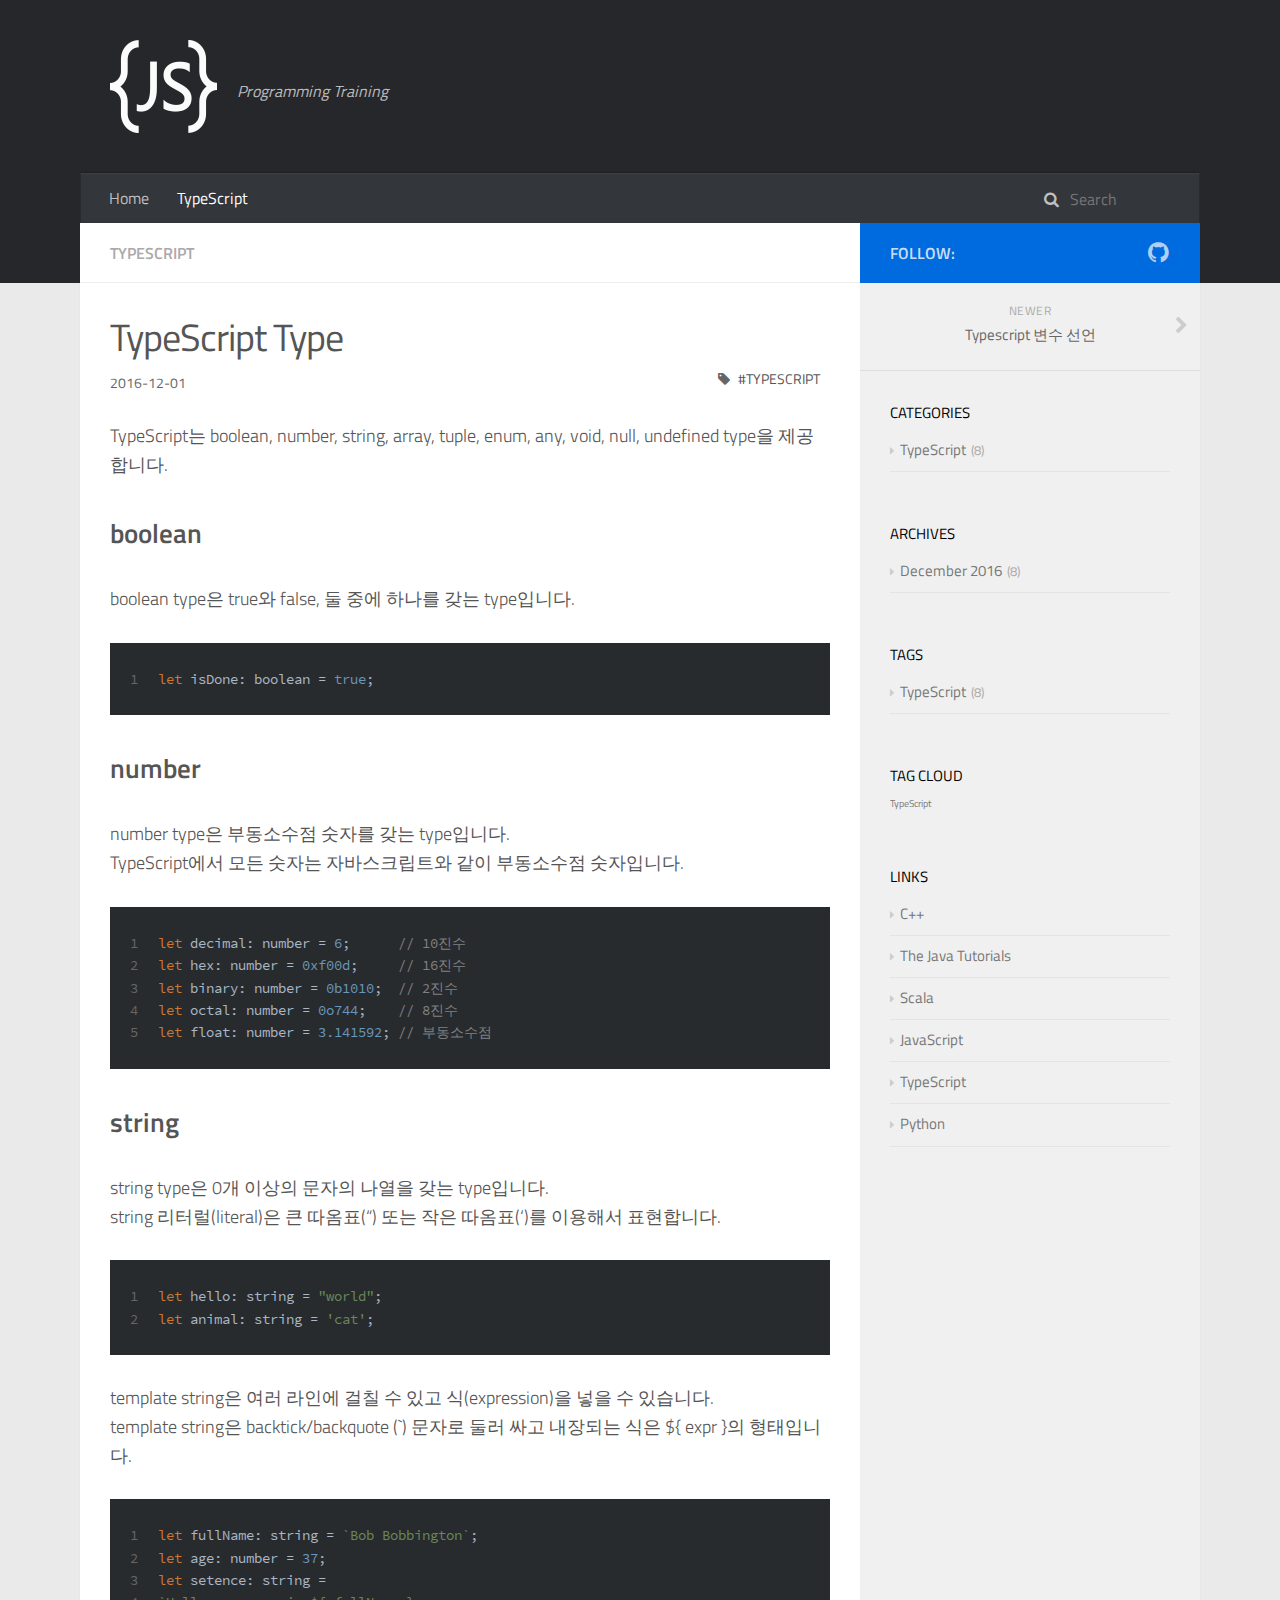
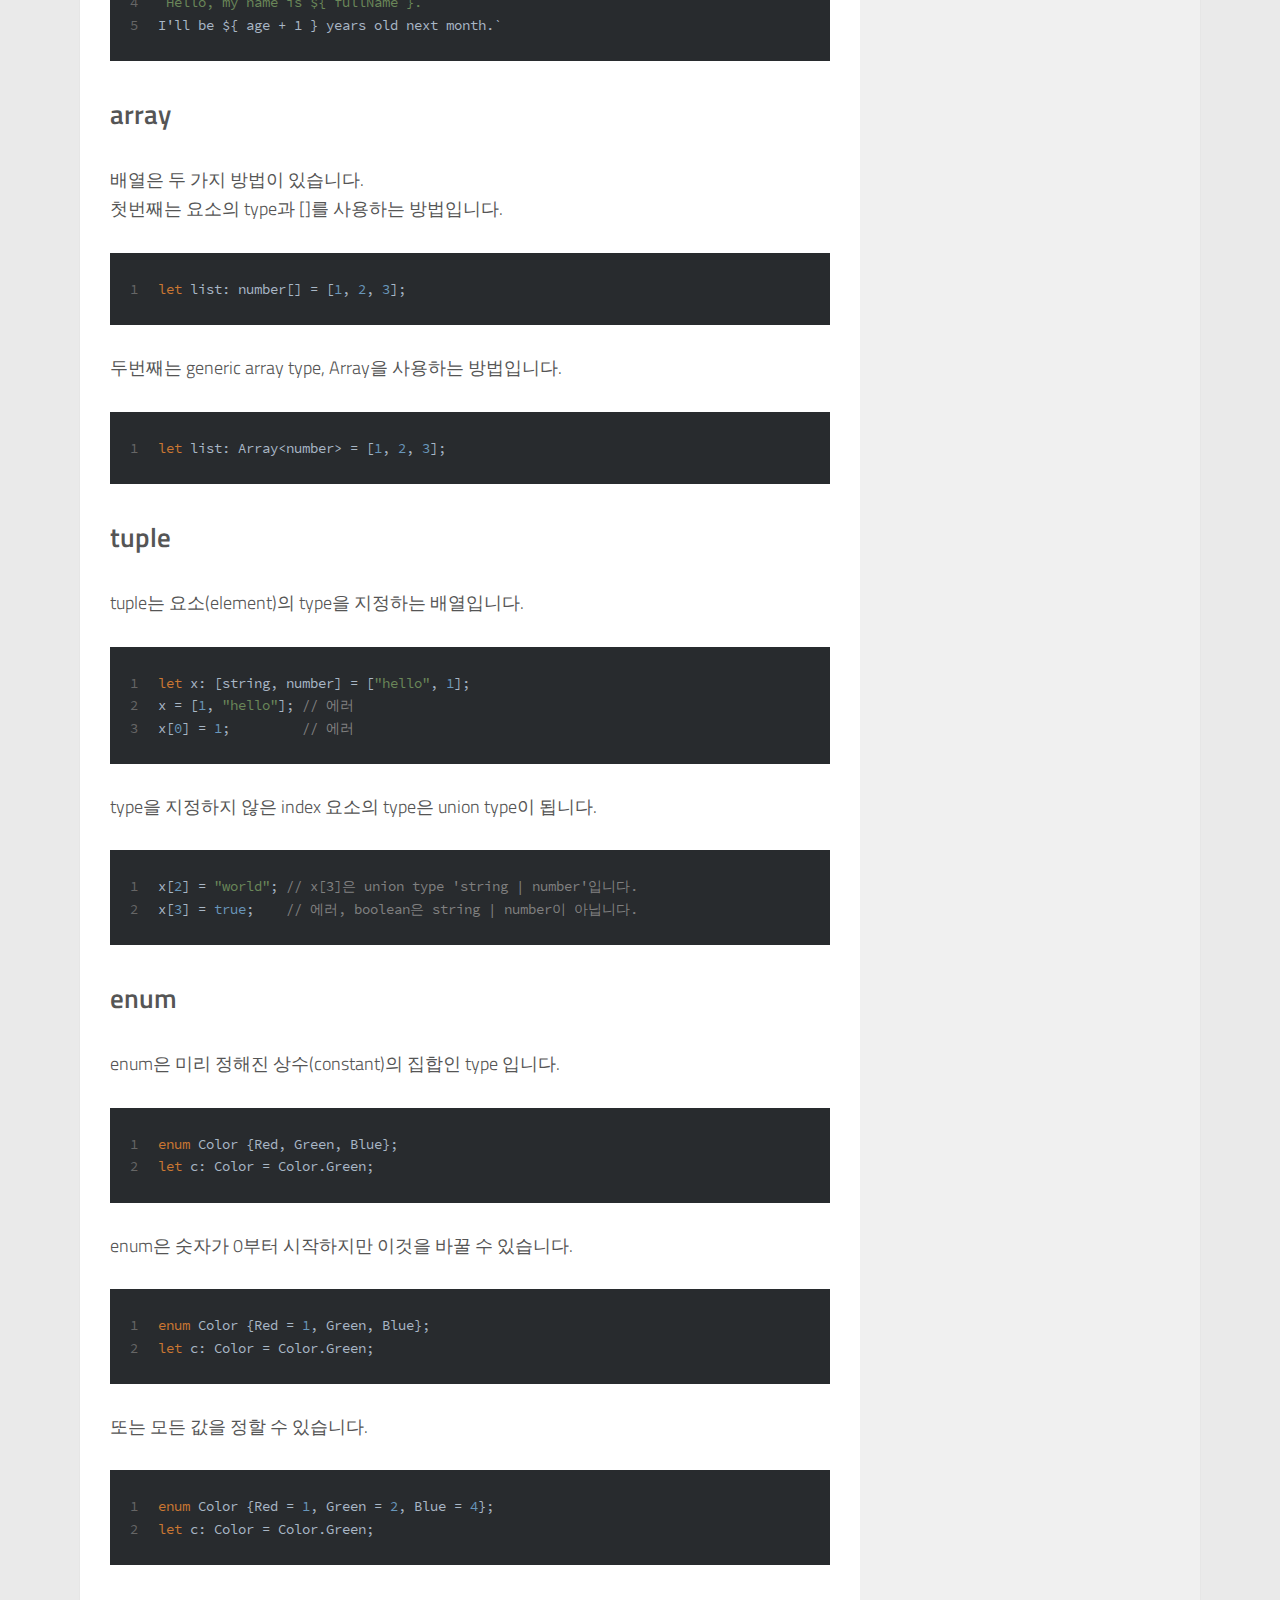
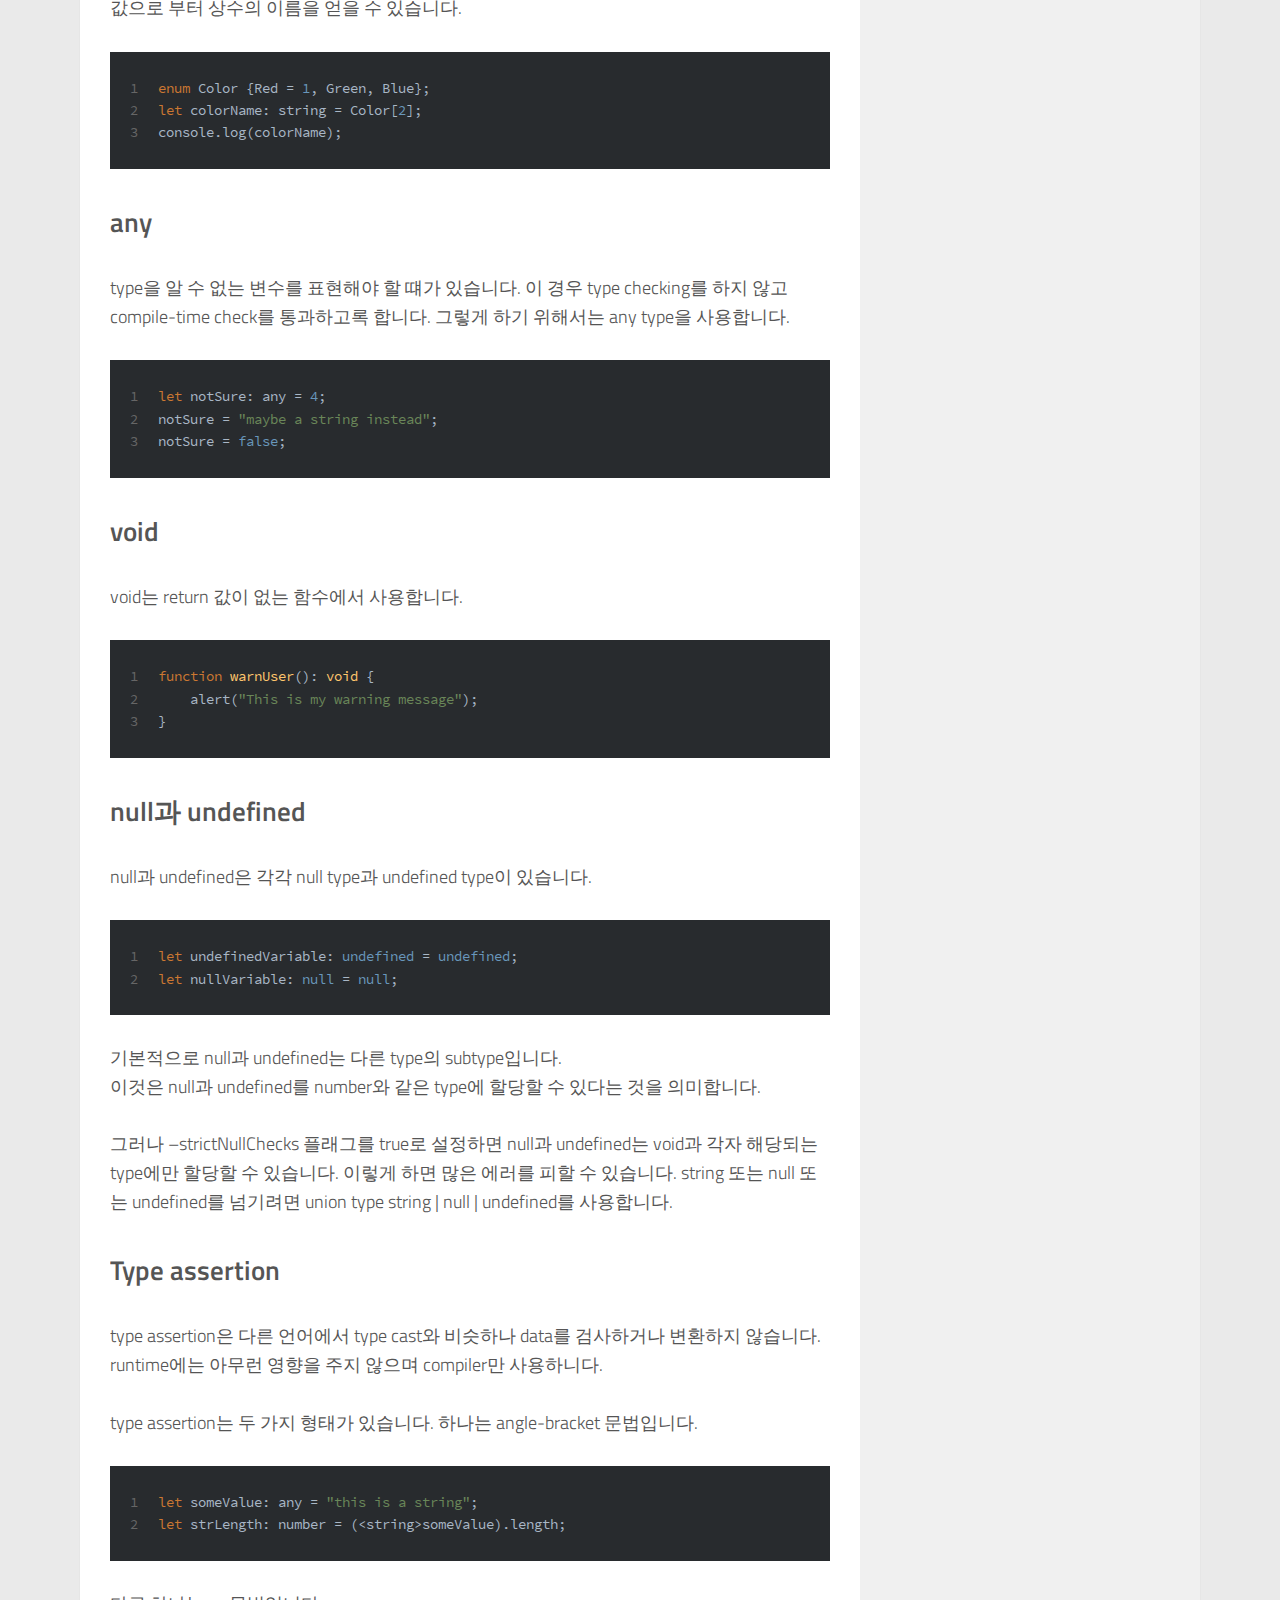
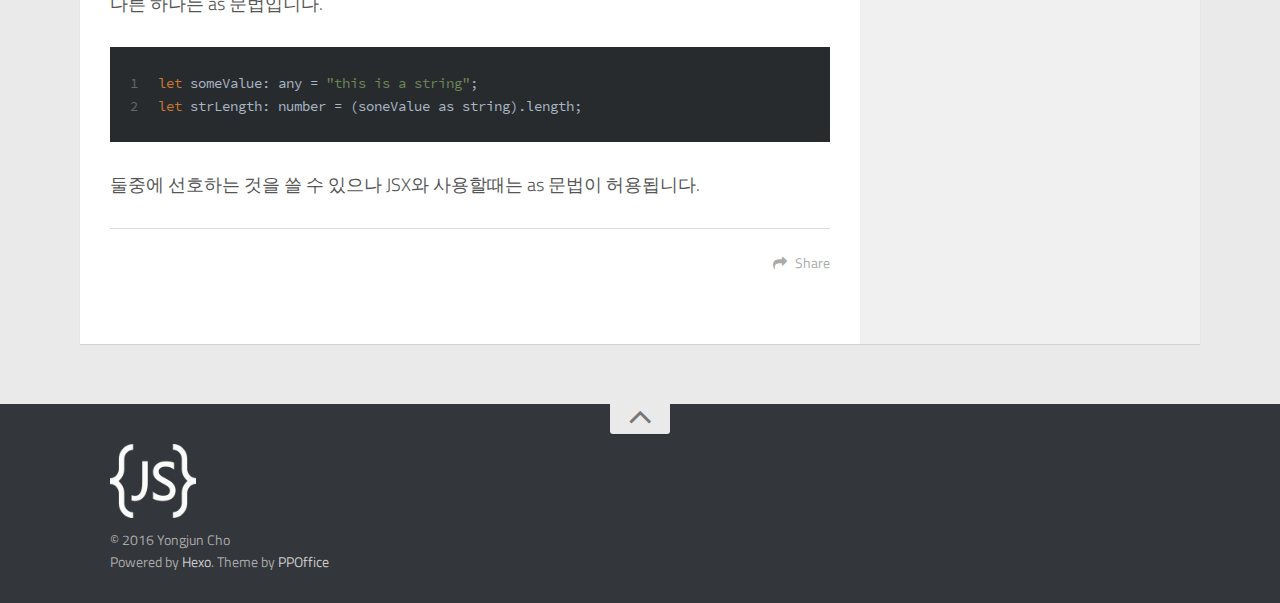
<file: TypeScript/2016-12-01-typescript-type.html>
<!DOCTYPE html>
<html>
<head>
    <meta charset="utf-8">
    
    <title>TypeScript Type | Programming Training</title>
    <meta name="viewport" content="width=device-width, initial-scale=1, maximum-scale=1">
    
        <meta name="keywords" content="TypeScript" />
    
    <meta name="description" content="TypeScript는 boolean, number, string, array, tuple, enum, any, void, null, undefined type을 제공합니다.
booleanboolean type은 true와 false, 둘 중에 하나를 갖는 type입니다.
1let isDone: boolean = true;
numbernumber type은">
<meta property="og:type" content="article">
<meta property="og:title" content="TypeScript Type">
<meta property="og:url" content="http://dragonjun.github.io/TypeScript/2016-12-01-typescript-type.html">
<meta property="og:site_name" content="Programming Training">
<meta property="og:description" content="TypeScript는 boolean, number, string, array, tuple, enum, any, void, null, undefined type을 제공합니다.
booleanboolean type은 true와 false, 둘 중에 하나를 갖는 type입니다.
1let isDone: boolean = true;
numbernumber type은">
<meta property="og:image" content="http://dragonjun.github.io/images/TypeScript.png">
<meta property="og:updated_time" content="2016-12-02T12:30:30.667Z">
<meta name="twitter:card" content="summary">
<meta name="twitter:title" content="TypeScript Type">
<meta name="twitter:description" content="TypeScript는 boolean, number, string, array, tuple, enum, any, void, null, undefined type을 제공합니다.
booleanboolean type은 true와 false, 둘 중에 하나를 갖는 type입니다.
1let isDone: boolean = true;
numbernumber type은">
<meta name="twitter:image" content="http://dragonjun.github.io/images/TypeScript.png">
    

    

    

    <link rel="stylesheet" href="/vendor/font-awesome/css/font-awesome.min.css">
    <link rel="stylesheet" href="/vendor/titillium-web/styles.css">
    <link rel="stylesheet" href="/vendor/source-code-pro/styles.css">

    <link rel="stylesheet" href="/css/style.css">

    <script src="/vendor/jquery/2.0.3/jquery.min.js"></script>
    
    
        <link rel="stylesheet" href="/vendor/lightgallery/css/lightgallery.min.css">
    
    
        <script type="text/javascript">
(function(i,s,o,g,r,a,m) {i['GoogleAnalyticsObject']=r;i[r]=i[r]||function() {
(i[r].q=i[r].q||[]).push(arguments)},i[r].l=1*new Date();a=s.createElement(o),
m=s.getElementsByTagName(o)[0];a.async=1;a.src=g;m.parentNode.insertBefore(a,m)
})(window,document,'script','//www.google-analytics.com/analytics.js','ga');

ga('create', 'UA-28750529-2', 'auto');
ga('send', 'pageview');

</script>
    
    

</head>

<body>
    <div id="wrap">
        <header id="header">
    <div id="header-outer" class="outer">
        <div class="container">
            <div class="container-inner">
                <div id="header-title">
                    <h1 class="logo-wrap">
                        <a href="/" class="logo"></a>
                    </h1>
                    
                        <h2 class="subtitle-wrap">
                            <p class="subtitle">Programming Training</p>
                        </h2>
                    
                </div>
                <div id="header-inner" class="nav-container">
                    <a id="main-nav-toggle" class="nav-icon fa fa-bars"></a>
                    <div class="nav-container-inner">
                        <ul id="main-nav">
                            
                                <li class="main-nav-list-item" >
                                    <a class="main-nav-list-link" href="/">Home</a>
                                </li>
                            
                                        <ul class="main-nav-list"><li class="main-nav-list-item"><a class="main-nav-list-link" href="/categories/TypeScript/">TypeScript</a></li></ul>
                                    
                        </ul>
                        <nav id="sub-nav">
                            <div id="search-form-wrap">

    <form class="search-form">
        <input type="text" class="ins-search-input search-form-input" placeholder="Search" />
        <button type="submit" class="search-form-submit"></button>
    </form>
    <div class="ins-search">
    <div class="ins-search-mask"></div>
    <div class="ins-search-container">
        <div class="ins-input-wrapper">
            <input type="text" class="ins-search-input" placeholder="Type something..." />
            <span class="ins-close ins-selectable"><i class="fa fa-times-circle"></i></span>
        </div>
        <div class="ins-section-wrapper">
            <div class="ins-section-container"></div>
        </div>
    </div>
</div>
<script>
(function (window) {
    var INSIGHT_CONFIG = {
        TRANSLATION: {
            POSTS: 'Posts',
            PAGES: 'Pages',
            CATEGORIES: 'Categories',
            TAGS: 'Tags',
            UNTITLED: '(Untitled)',
        },
        ROOT_URL: '/',
        CONTENT_URL: '/content.json',
    };
    window.INSIGHT_CONFIG = INSIGHT_CONFIG;
})(window);
</script>
<script src="/js/insight.js"></script>

</div>
                        </nav>
                    </div>
                </div>
            </div>
        </div>
    </div>
</header>
        <div class="container">
            <div class="main-body container-inner">
                <div class="main-body-inner">
                    <section id="main">
                        <div class="main-body-header">
    <h1 class="header">
    
    <a class="page-title-link" href="/categories/TypeScript/">TypeScript</a>
    </h1>
</div>
                        <div class="main-body-content">
                            <article id="post-/TypeScript/2016-12-01-typescript-type.html" class="article article-single article-type-post" itemscope itemprop="blogPost">
    <div class="article-inner">
        
            <header class="article-header">
                
    
        <h1 class="article-title" itemprop="name">
        TypeScript Type
        </h1>
    

            </header>
        
        
            <div class="article-subtitle">
                <a href="/TypeScript/2016-12-01-typescript-type.html" class="article-date">
    <time datetime="2016-11-30T20:00:00.000Z" itemprop="datePublished">2016-12-01</time>
</a>
                
    <ul class="article-tag-list"><li class="article-tag-list-item"><a class="article-tag-list-link" href="/tags/TypeScript/">TypeScript</a></li></ul>

            </div>
        
        
        <div class="article-entry" itemprop="articleBody">
            <p>TypeScript는 boolean, number, string, array, tuple, enum, any, void, null, undefined type을 제공합니다.</p>
<h2 id="boolean"><a href="#boolean" class="headerlink" title="boolean"></a>boolean</h2><p>boolean type은 true와 false, 둘 중에 하나를 갖는 type입니다.</p>
<figure class="highlight ts"><table><tr><td class="gutter"><pre><div class="line">1</div></pre></td><td class="code"><pre><div class="line"><span class="keyword">let</span> isDone: <span class="built_in">boolean</span> = <span class="literal">true</span>;</div></pre></td></tr></table></figure>
<h2 id="number"><a href="#number" class="headerlink" title="number"></a>number</h2><p>number type은 부동소수점 숫자를 갖는 type입니다.<br>TypeScript에서 모든 숫자는 자바스크립트와 같이 부동소수점 숫자입니다.</p>
<figure class="highlight ts"><table><tr><td class="gutter"><pre><div class="line">1</div><div class="line">2</div><div class="line">3</div><div class="line">4</div><div class="line">5</div></pre></td><td class="code"><pre><div class="line"><span class="keyword">let</span> decimal: <span class="built_in">number</span> = <span class="number">6</span>;      <span class="comment">// 10진수</span></div><div class="line"><span class="keyword">let</span> hex: <span class="built_in">number</span> = <span class="number">0xf00d</span>;     <span class="comment">// 16진수</span></div><div class="line"><span class="keyword">let</span> binary: <span class="built_in">number</span> = <span class="number">0b1010</span>;  <span class="comment">// 2진수</span></div><div class="line"><span class="keyword">let</span> octal: <span class="built_in">number</span> = <span class="number">0o744</span>;    <span class="comment">// 8진수</span></div><div class="line"><span class="keyword">let</span> float: <span class="built_in">number</span> = <span class="number">3.141592</span>; <span class="comment">// 부동소수점</span></div></pre></td></tr></table></figure>
<h2 id="string"><a href="#string" class="headerlink" title="string"></a>string</h2><p>string type은 0개 이상의 문자의 나열을 갖는 type입니다.<br>string 리터럴(literal)은 큰 따옴표(“) 또는 작은 따옴표(‘)를 이용해서 표현합니다.</p>
<figure class="highlight ts"><table><tr><td class="gutter"><pre><div class="line">1</div><div class="line">2</div></pre></td><td class="code"><pre><div class="line"><span class="keyword">let</span> hello: <span class="built_in">string</span> = <span class="string">"world"</span>;</div><div class="line"><span class="keyword">let</span> animal: <span class="built_in">string</span> = <span class="string">'cat'</span>;</div></pre></td></tr></table></figure>
<p>template string은 여러 라인에 걸칠 수 있고 식(expression)을 넣을 수 있습니다.<br>template string은 backtick/backquote (`) 문자로 둘러 싸고 내장되는 식은 ${ expr }의 형태입니다.</p>
<figure class="highlight ts"><table><tr><td class="gutter"><pre><div class="line">1</div><div class="line">2</div><div class="line">3</div><div class="line">4</div><div class="line">5</div></pre></td><td class="code"><pre><div class="line"><span class="keyword">let</span> fullName: <span class="built_in">string</span> = <span class="string">`Bob Bobbington`</span>;</div><div class="line"><span class="keyword">let</span> age: <span class="built_in">number</span> = <span class="number">37</span>;</div><div class="line"><span class="keyword">let</span> setence: <span class="built_in">string</span> =</div><div class="line"><span class="string">`Hello, my name is <span class="subst">$&#123; fullName &#125;</span>.</span></div><div class="line">I'll be <span class="subst">$&#123; age + 1 &#125;</span> years old next month.`</div></pre></td></tr></table></figure>
<h2 id="array"><a href="#array" class="headerlink" title="array"></a>array</h2><p>배열은 두 가지 방법이 있습니다.<br>첫번째는 요소의 type과 []를 사용하는 방법입니다.</p>
<figure class="highlight ts"><table><tr><td class="gutter"><pre><div class="line">1</div></pre></td><td class="code"><pre><div class="line"><span class="keyword">let</span> list: <span class="built_in">number</span>[] = [<span class="number">1</span>, <span class="number">2</span>, <span class="number">3</span>];</div></pre></td></tr></table></figure>
<p>두번째는 generic array type, Array<elementtype>을 사용하는 방법입니다.</elementtype></p>
<figure class="highlight ts"><table><tr><td class="gutter"><pre><div class="line">1</div></pre></td><td class="code"><pre><div class="line"><span class="keyword">let</span> list: <span class="built_in">Array</span>&lt;<span class="built_in">number</span>&gt; = [<span class="number">1</span>, <span class="number">2</span>, <span class="number">3</span>];</div></pre></td></tr></table></figure>
<h2 id="tuple"><a href="#tuple" class="headerlink" title="tuple"></a>tuple</h2><p>tuple는 요소(element)의 type을 지정하는 배열입니다.</p>
<figure class="highlight ts"><table><tr><td class="gutter"><pre><div class="line">1</div><div class="line">2</div><div class="line">3</div></pre></td><td class="code"><pre><div class="line"><span class="keyword">let</span> x: [<span class="built_in">string</span>, <span class="built_in">number</span>] = [<span class="string">"hello"</span>, <span class="number">1</span>];</div><div class="line">x = [<span class="number">1</span>, <span class="string">"hello"</span>]; <span class="comment">// 에러</span></div><div class="line">x[<span class="number">0</span>] = <span class="number">1</span>;         <span class="comment">// 에러</span></div></pre></td></tr></table></figure>
<p>type을 지정하지 않은 index 요소의 type은 union type이 됩니다.</p>
<figure class="highlight ts"><table><tr><td class="gutter"><pre><div class="line">1</div><div class="line">2</div></pre></td><td class="code"><pre><div class="line">x[<span class="number">2</span>] = <span class="string">"world"</span>; <span class="comment">// x[3]은 union type 'string | number'입니다.</span></div><div class="line">x[<span class="number">3</span>] = <span class="literal">true</span>;    <span class="comment">// 에러, boolean은 string | number이 아닙니다.</span></div></pre></td></tr></table></figure>
<h2 id="enum"><a href="#enum" class="headerlink" title="enum"></a>enum</h2><p>enum은 미리 정해진 상수(constant)의 집합인 type 입니다.</p>
<figure class="highlight ts"><table><tr><td class="gutter"><pre><div class="line">1</div><div class="line">2</div></pre></td><td class="code"><pre><div class="line"><span class="keyword">enum</span> Color &#123;Red, Green, Blue&#125;;</div><div class="line"><span class="keyword">let</span> c: Color = Color.Green;</div></pre></td></tr></table></figure>
<p>enum은 숫자가 0부터 시작하지만 이것을 바꿀 수 있습니다.</p>
<figure class="highlight ts"><table><tr><td class="gutter"><pre><div class="line">1</div><div class="line">2</div></pre></td><td class="code"><pre><div class="line"><span class="keyword">enum</span> Color &#123;Red = <span class="number">1</span>, Green, Blue&#125;;</div><div class="line"><span class="keyword">let</span> c: Color = Color.Green;</div></pre></td></tr></table></figure>
<p>또는 모든 값을 정할 수 있습니다.</p>
<figure class="highlight ts"><table><tr><td class="gutter"><pre><div class="line">1</div><div class="line">2</div></pre></td><td class="code"><pre><div class="line"><span class="keyword">enum</span> Color &#123;Red = <span class="number">1</span>, Green = <span class="number">2</span>, Blue = <span class="number">4</span>&#125;;</div><div class="line"><span class="keyword">let</span> c: Color = Color.Green;</div></pre></td></tr></table></figure>
<p>값으로 부터 상수의 이름을 얻을 수 있습니다.</p>
<figure class="highlight ts"><table><tr><td class="gutter"><pre><div class="line">1</div><div class="line">2</div><div class="line">3</div></pre></td><td class="code"><pre><div class="line"><span class="keyword">enum</span> Color &#123;Red = <span class="number">1</span>, Green, Blue&#125;;</div><div class="line"><span class="keyword">let</span> colorName: <span class="built_in">string</span> = Color[<span class="number">2</span>];</div><div class="line"><span class="built_in">console</span>.log(colorName);</div></pre></td></tr></table></figure>
<h2 id="any"><a href="#any" class="headerlink" title="any"></a>any</h2><p>type을 알 수 없는 변수를 표현해야 할 떄가 있습니다. 이 경우 type checking를 하지 않고 compile-time check를 통과하고록 합니다. 그렇게 하기 위해서는 any type을 사용합니다.</p>
<figure class="highlight ts"><table><tr><td class="gutter"><pre><div class="line">1</div><div class="line">2</div><div class="line">3</div></pre></td><td class="code"><pre><div class="line"><span class="keyword">let</span> notSure: <span class="built_in">any</span> = <span class="number">4</span>;</div><div class="line">notSure = <span class="string">"maybe a string instead"</span>;</div><div class="line">notSure = <span class="literal">false</span>;</div></pre></td></tr></table></figure>
<h2 id="void"><a href="#void" class="headerlink" title="void"></a>void</h2><p>void는 return 값이 없는 함수에서 사용합니다.</p>
<figure class="highlight ts"><table><tr><td class="gutter"><pre><div class="line">1</div><div class="line">2</div><div class="line">3</div></pre></td><td class="code"><pre><div class="line"><span class="function"><span class="keyword">function</span> <span class="title">warnUser</span>(<span class="params"></span>): <span class="title">void</span> </span>&#123;</div><div class="line">    alert(<span class="string">"This is my warning message"</span>);</div><div class="line">&#125;</div></pre></td></tr></table></figure>
<h2 id="null과-undefined"><a href="#null과-undefined" class="headerlink" title="null과 undefined"></a>null과 undefined</h2><p>null과 undefined은 각각 null type과 undefined type이 있습니다.</p>
<figure class="highlight ts"><table><tr><td class="gutter"><pre><div class="line">1</div><div class="line">2</div></pre></td><td class="code"><pre><div class="line"><span class="keyword">let</span> undefinedVariable: <span class="literal">undefined</span> = <span class="literal">undefined</span>;</div><div class="line"><span class="keyword">let</span> nullVariable: <span class="literal">null</span> = <span class="literal">null</span>;</div></pre></td></tr></table></figure>
<p>기본적으로 null과 undefined는 다른 type의 subtype입니다.<br>이것은 null과 undefined를 number와 같은 type에 할당할 수 있다는 것을 의미합니다.</p>
<p>그러나 –strictNullChecks 플래그를 true로 설정하면 null과 undefined는 void과 각자 해당되는 type에만 할당할 수 있습니다. 이렇게 하면 많은 에러를 피할 수 있습니다. string 또는 null 또는 undefined를 넘기려면 union type string | null | undefined를 사용합니다.</p>
<h2 id="Type-assertion"><a href="#Type-assertion" class="headerlink" title="Type assertion"></a>Type assertion</h2><p>type assertion은 다른 언어에서 type cast와 비슷하나 data를 검사하거나 변환하지 않습니다.<br>runtime에는 아무런 영향을 주지 않으며 compiler만 사용하니다.</p>
<p>type assertion는 두 가지 형태가 있습니다. 하나는 angle-bracket 문법입니다.</p>
<figure class="highlight ts"><table><tr><td class="gutter"><pre><div class="line">1</div><div class="line">2</div></pre></td><td class="code"><pre><div class="line"><span class="keyword">let</span> someValue: <span class="built_in">any</span> = <span class="string">"this is a string"</span>;</div><div class="line"><span class="keyword">let</span> strLength: <span class="built_in">number</span> = (&lt;<span class="built_in">string</span>&gt;someValue).length;</div></pre></td></tr></table></figure>
<p>다른 하나는 as 문법입니다.</p>
<figure class="highlight ts"><table><tr><td class="gutter"><pre><div class="line">1</div><div class="line">2</div></pre></td><td class="code"><pre><div class="line"><span class="keyword">let</span> someValue: <span class="built_in">any</span> = <span class="string">"this is a string"</span>;</div><div class="line"><span class="keyword">let</span> strLength: <span class="built_in">number</span> = (soneValue as <span class="built_in">string</span>).length;</div></pre></td></tr></table></figure>
<p>둘중에 선호하는 것을 쓸 수 있으나 JSX와 사용할때는 as 문법이 허용됩니다.</p>

        </div>
        <footer class="article-footer">
            



    <a data-url="http://dragonjun.github.io//TypeScript/2016-12-01-typescript-type.html" data-id="ciw8dxorq00009s9u72rri8at" class="article-share-link"><i class="fa fa-share"></i>Share</a>
<script>
    (function ($) {
        $('body').on('click', function() {
            $('.article-share-box.on').removeClass('on');
        }).on('click', '.article-share-link', function(e) {
            e.stopPropagation();

            var $this = $(this),
                url = $this.attr('data-url'),
                encodedUrl = encodeURIComponent(url),
                id = 'article-share-box-' + $this.attr('data-id'),
                offset = $this.offset(),
                box;

            if ($('#' + id).length) {
                box = $('#' + id);

                if (box.hasClass('on')){
                    box.removeClass('on');
                    return;
                }
            } else {
                var html = [
                    '<div id="' + id + '" class="article-share-box">',
                        '<input class="article-share-input" value="' + url + '">',
                        '<div class="article-share-links">',
                            '<a href="https://twitter.com/intent/tweet?url=' + encodedUrl + '" class="article-share-twitter" target="_blank" title="Twitter"></a>',
                            '<a href="https://www.facebook.com/sharer.php?u=' + encodedUrl + '" class="article-share-facebook" target="_blank" title="Facebook"></a>',
                            '<a href="http://pinterest.com/pin/create/button/?url=' + encodedUrl + '" class="article-share-pinterest" target="_blank" title="Pinterest"></a>',
                            '<a href="https://plus.google.com/share?url=' + encodedUrl + '" class="article-share-google" target="_blank" title="Google+"></a>',
                        '</div>',
                    '</div>'
                ].join('');

              box = $(html);

              $('body').append(box);
            }

            $('.article-share-box.on').hide();

            box.css({
                top: offset.top + 25,
                left: offset.left
            }).addClass('on');

        }).on('click', '.article-share-box', function (e) {
            e.stopPropagation();
        }).on('click', '.article-share-box-input', function () {
            $(this).select();
        }).on('click', '.article-share-box-link', function (e) {
            e.preventDefault();
            e.stopPropagation();

            window.open(this.href, 'article-share-box-window-' + Date.now(), 'width=500,height=450');
        });
    })(jQuery);
</script>

        </footer>
    </div>
</article>

    <section id="comments">
    
    </section>

                        </div>
                    </section>
                    <aside id="sidebar">
    <a class="sidebar-toggle" title="Expand Sidebar"><i class="toggle icon"></i></a>
    <div class="sidebar-top">
        <p>follow:</p>
        <ul class="social-links">
            
                
                <li>
                    <a class="social-tooltip" title="github" href="https://github.com/dragonjun" target="_blank">
                        <i class="icon fa fa-github"></i>
                    </a>
                </li>
                
            
        </ul>
    </div>
    
        
<nav id="article-nav">
    
        <a href="/TypeScript/2016-12-02-typescript-variable-declaration.html" id="article-nav-newer" class="article-nav-link-wrap">
        <strong class="article-nav-caption">newer</strong>
        <p class="article-nav-title">
        
            Typescript 변수 선언
        
        </p>
        <i class="icon fa fa-chevron-right" id="icon-chevron-right"></i>
    </a>
    
    
</nav>

    
    <div class="widgets-container">
        
            
                
    <div class="widget-wrap widget-list">
        <h3 class="widget-title">categories</h3>
        <div class="widget">
            <ul class="category-list"><li class="category-list-item"><a class="category-list-link" href="/categories/TypeScript/">TypeScript</a><span class="category-list-count">8</span></li></ul>
        </div>
    </div>


            
                
    <div class="widget-wrap widget-list">
        <h3 class="widget-title">archives</h3>
        <div class="widget">
            <ul class="archive-list"><li class="archive-list-item"><a class="archive-list-link" href="/archives/2016/12/">December 2016</a><span class="archive-list-count">8</span></li></ul>
        </div>
    </div>


            
                
    <div class="widget-wrap widget-list">
        <h3 class="widget-title">tags</h3>
        <div class="widget">
            <ul class="tag-list"><li class="tag-list-item"><a class="tag-list-link" href="/tags/TypeScript/">TypeScript</a><span class="tag-list-count">8</span></li></ul>
        </div>
    </div>


            
                
    <div class="widget-wrap widget-float">
        <h3 class="widget-title">tag cloud</h3>
        <div class="widget tagcloud">
            <a href="/tags/TypeScript/" style="font-size: 10px;">TypeScript</a>
        </div>
    </div>


            
                
    <div class="widget-wrap widget-list">
        <h3 class="widget-title">links</h3>
        <div class="widget">
            <ul>
                
                    <li>
                        <a href="https://isocpp.org/">C++</a>
                    </li>
                
                    <li>
                        <a href="https://docs.oracle.com/javase/tutorial/">The Java Tutorials</a>
                    </li>
                
                    <li>
                        <a href="http://docs.scala-lang.org/ko/tutorials/scala-for-java-programmers.html">Scala</a>
                    </li>
                
                    <li>
                        <a href="https://developer.mozilla.org/ko/docs/Web/JavaScript">JavaScript</a>
                    </li>
                
                    <li>
                        <a href="https://github.com/Microsoft/TypeScript/blob/master/doc/spec.md">TypeScript</a>
                    </li>
                
                    <li>
                        <a href="https://www.python.org/doc/">Python</a>
                    </li>
                
            </ul>
        </div>
    </div>


            
        
    </div>
</aside>
                </div>
            </div>
        </div>
        <footer id="footer">
    <div class="container">
        <div class="container-inner">
            <a id="back-to-top" href="javascript:;"><i class="icon fa fa-angle-up"></i></a>
            <div class="credit">
                <h1 class="logo-wrap">
                    <a href="/" class="logo"></a>
                </h1>
                <p>&copy; 2016 Yongjun Cho</p>
                <p>Powered by <a href="//hexo.io/" target="_blank">Hexo</a>. Theme by <a href="//github.com/ppoffice" target="_blank">PPOffice</a></p>
            </div>
        </div>
    </div>
</footer>
        

    
        <script src="/vendor/lightgallery/js/lightgallery.min.js"></script>
        <script src="/vendor/lightgallery/js/lg-thumbnail.min.js"></script>
        <script src="/vendor/lightgallery/js/lg-pager.min.js"></script>
        <script src="/vendor/lightgallery/js/lg-autoplay.min.js"></script>
        <script src="/vendor/lightgallery/js/lg-fullscreen.min.js"></script>
        <script src="/vendor/lightgallery/js/lg-zoom.min.js"></script>
        <script src="/vendor/lightgallery/js/lg-hash.min.js"></script>
        <script src="/vendor/lightgallery/js/lg-share.min.js"></script>
        <script src="/vendor/lightgallery/js/lg-video.min.js"></script>
    


<!-- Custom Scripts -->
<script src="/js/main.js"></script>

    </div>
</body>
</html>
</file>
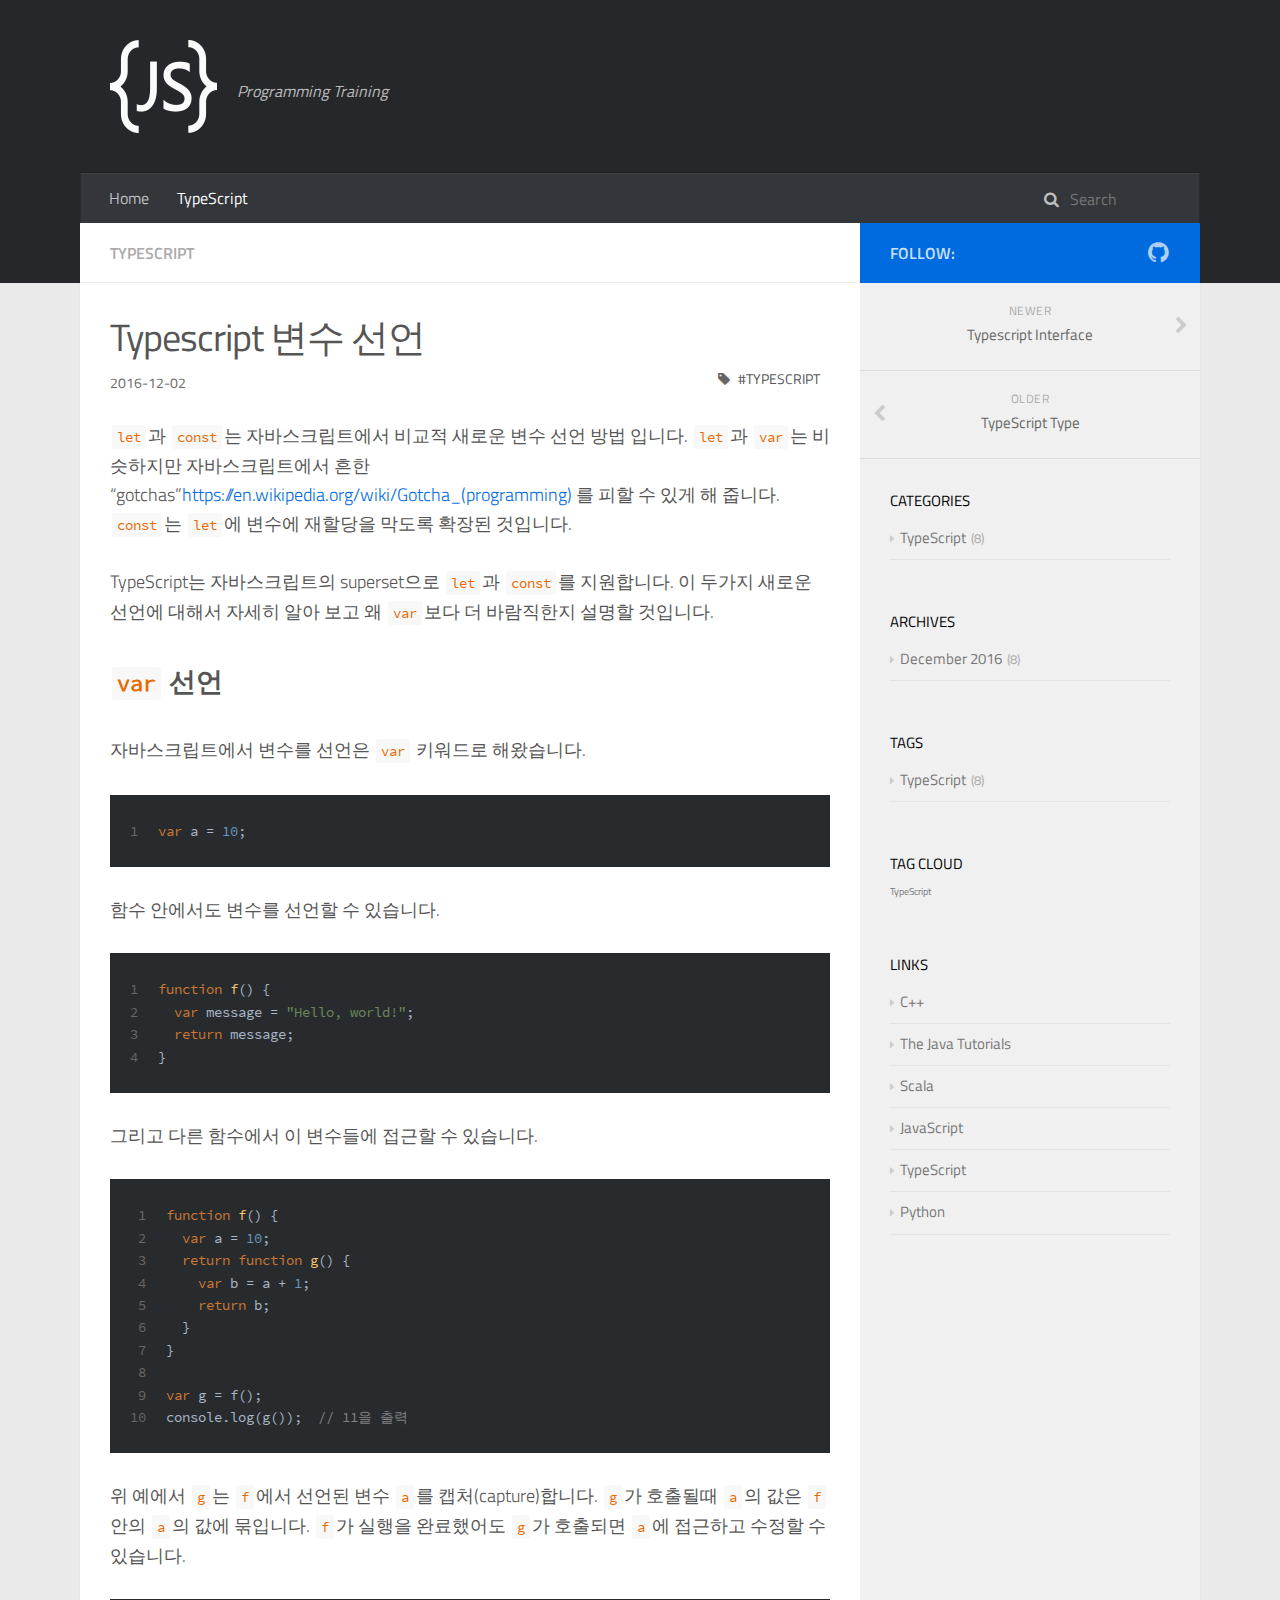
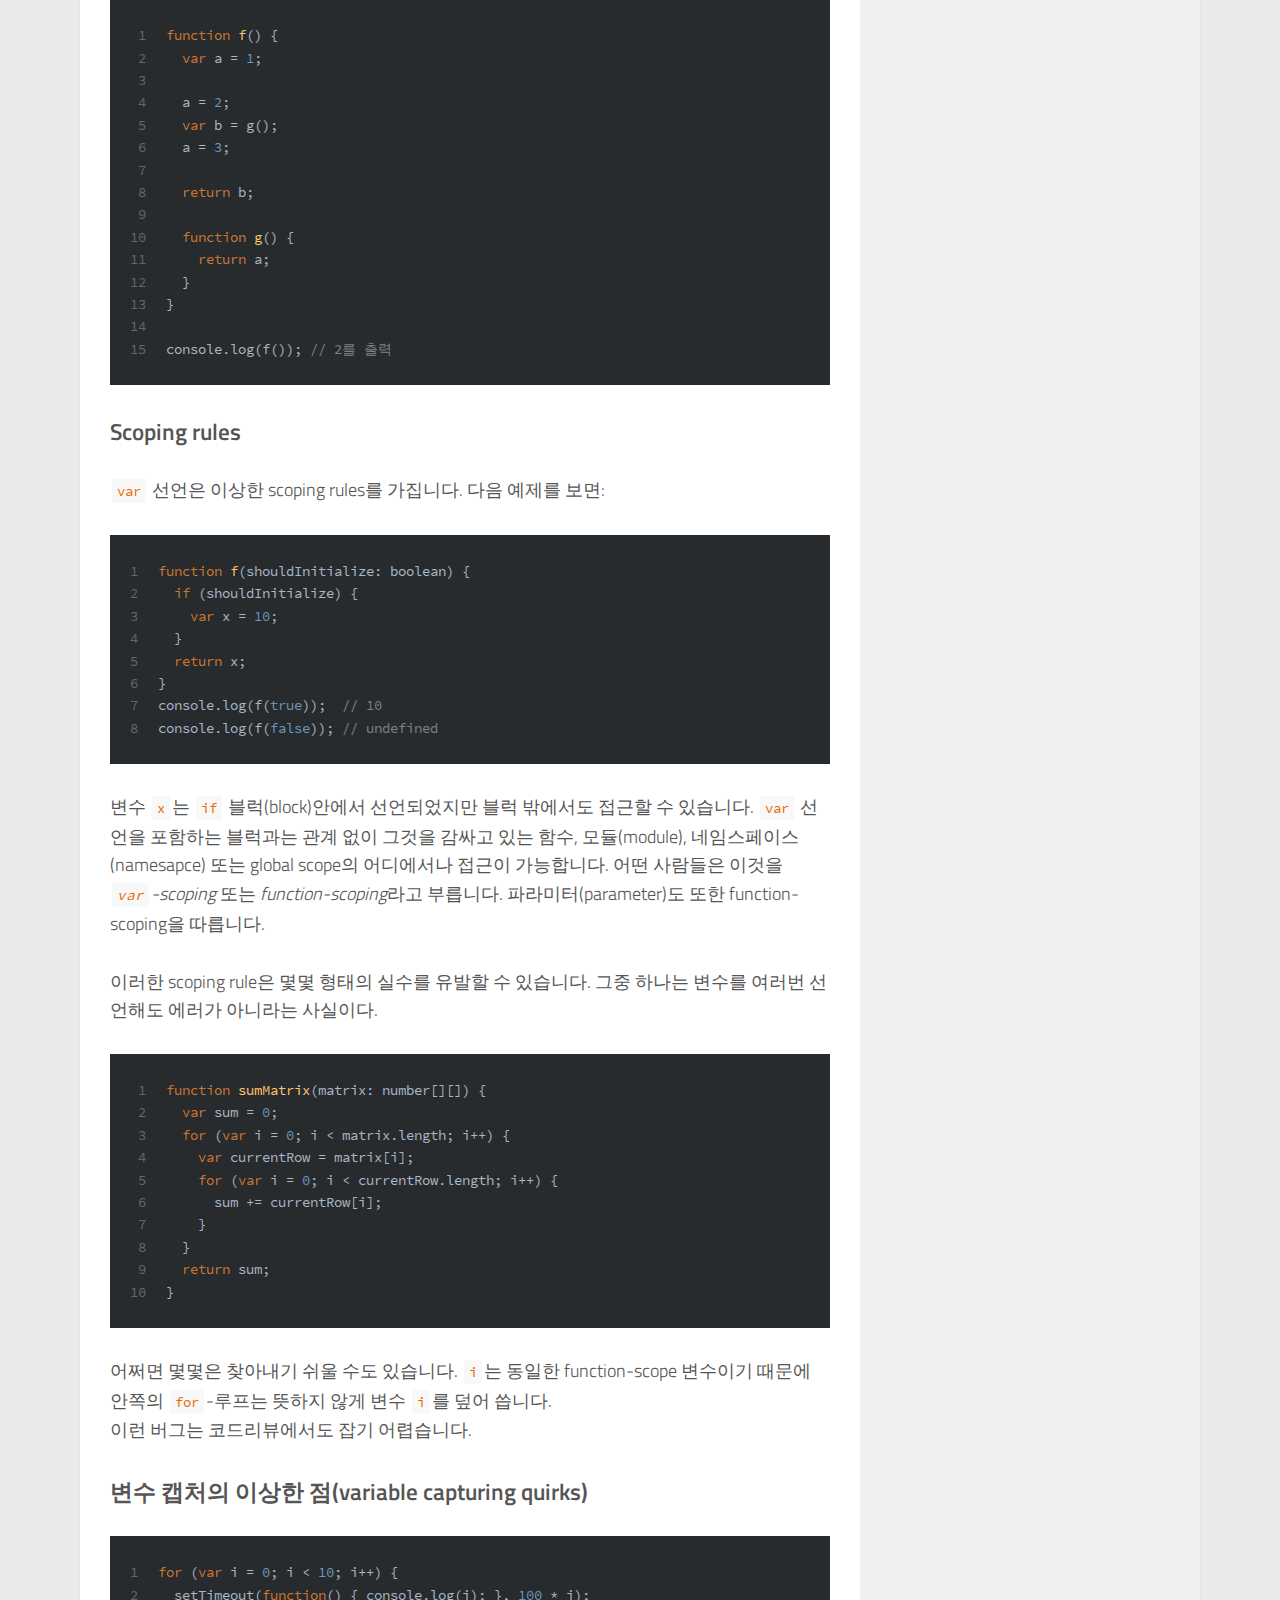
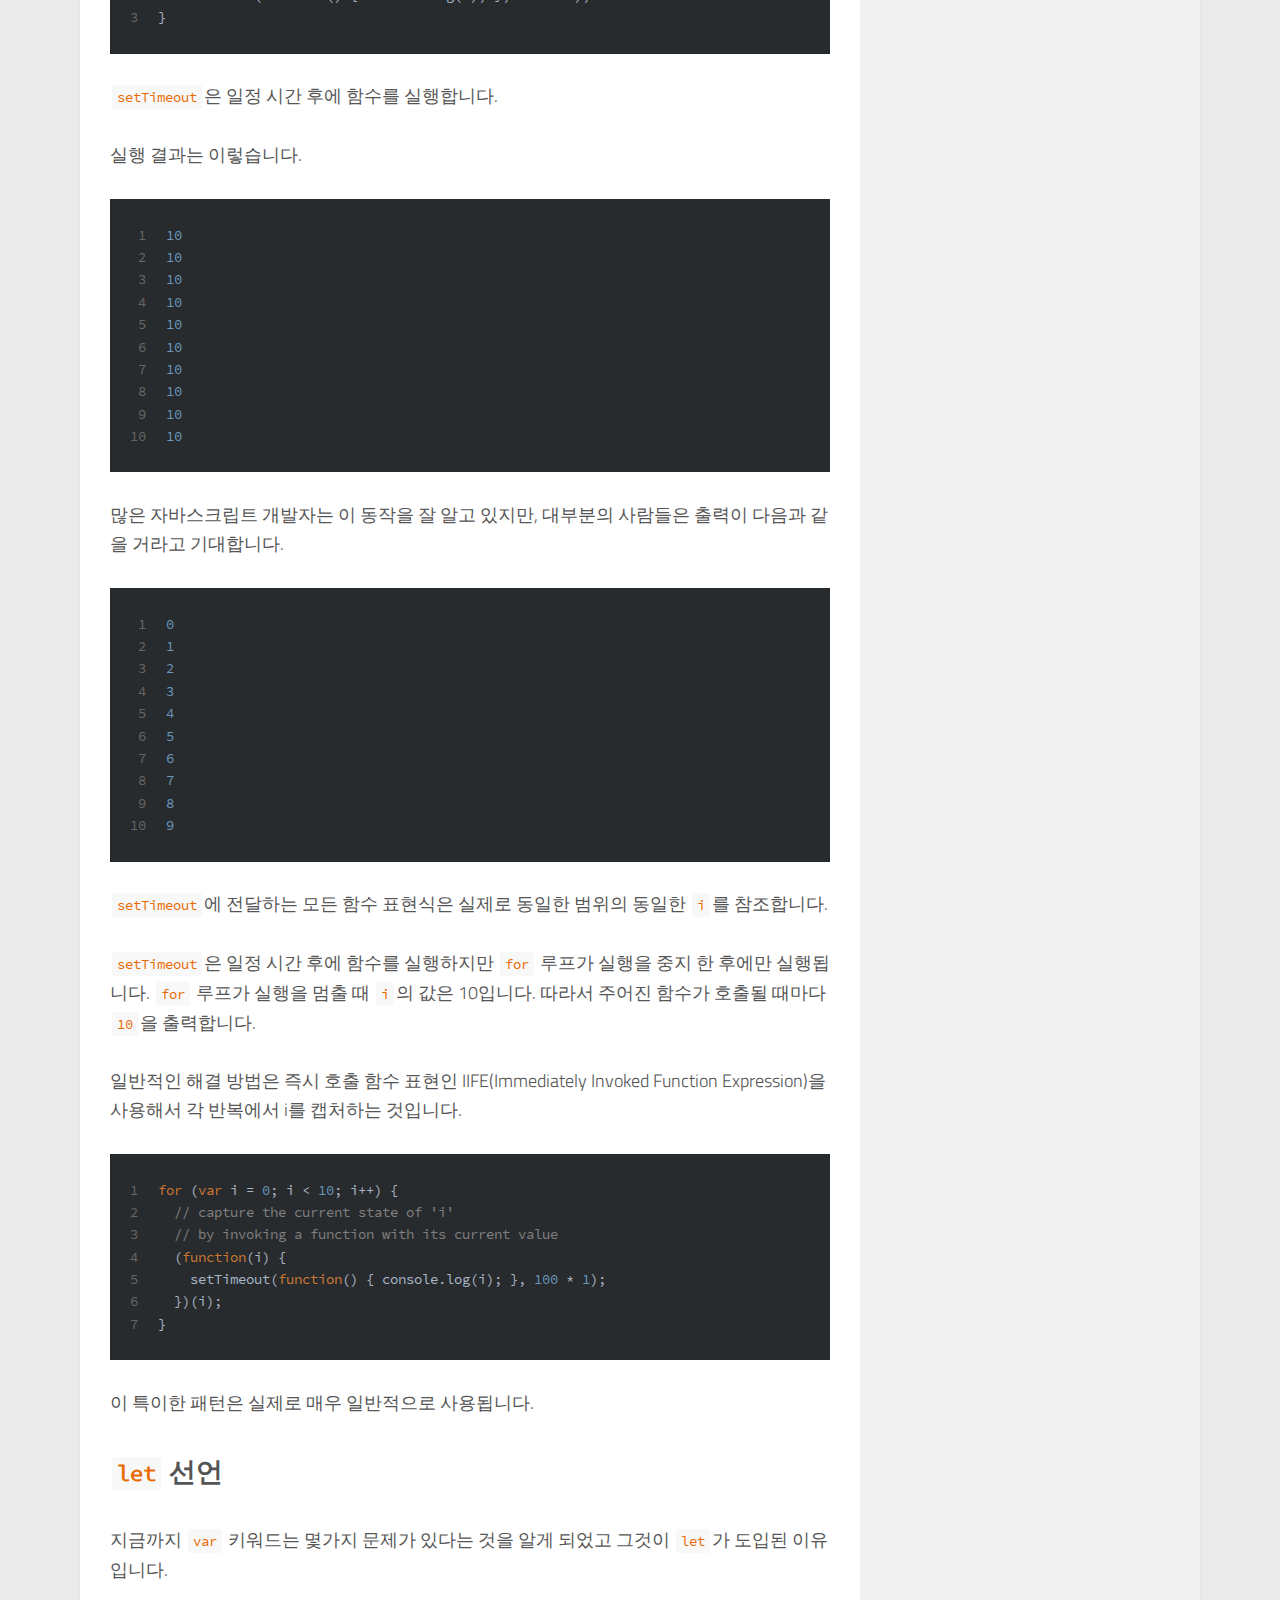
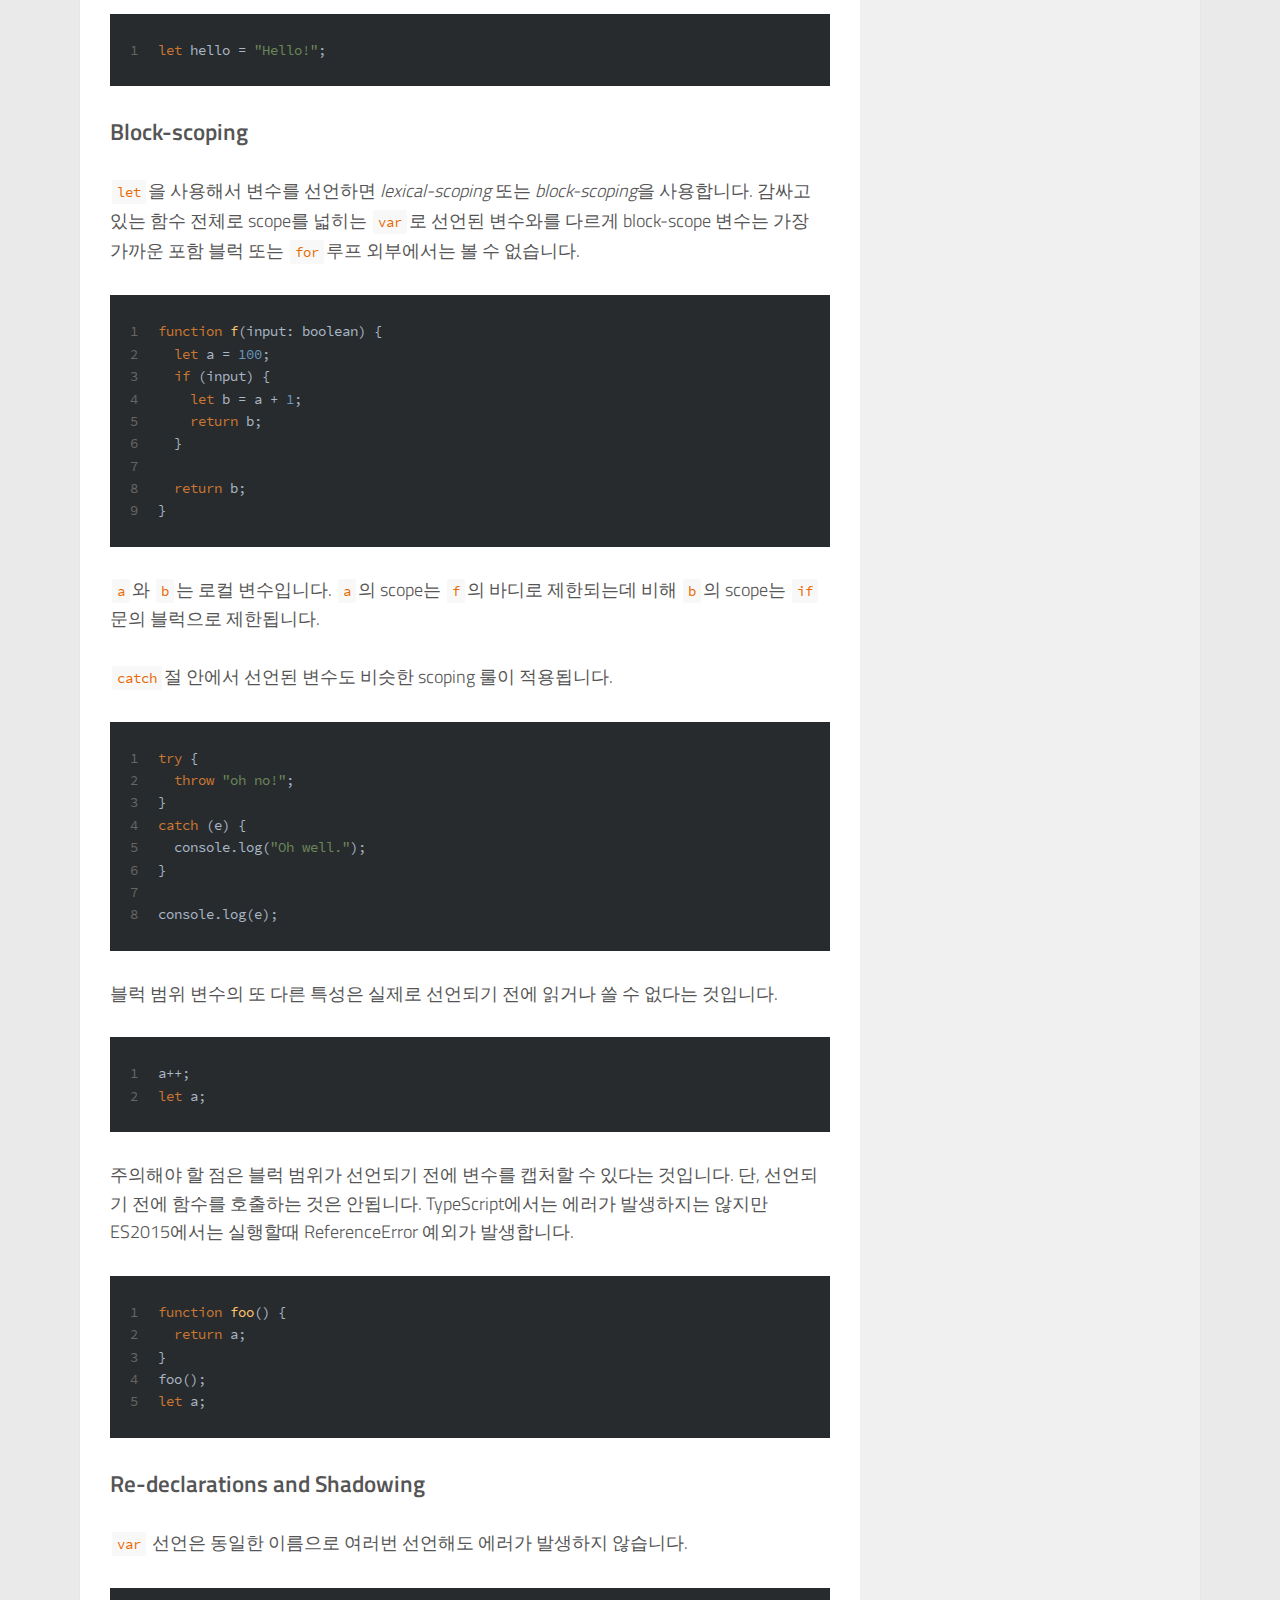
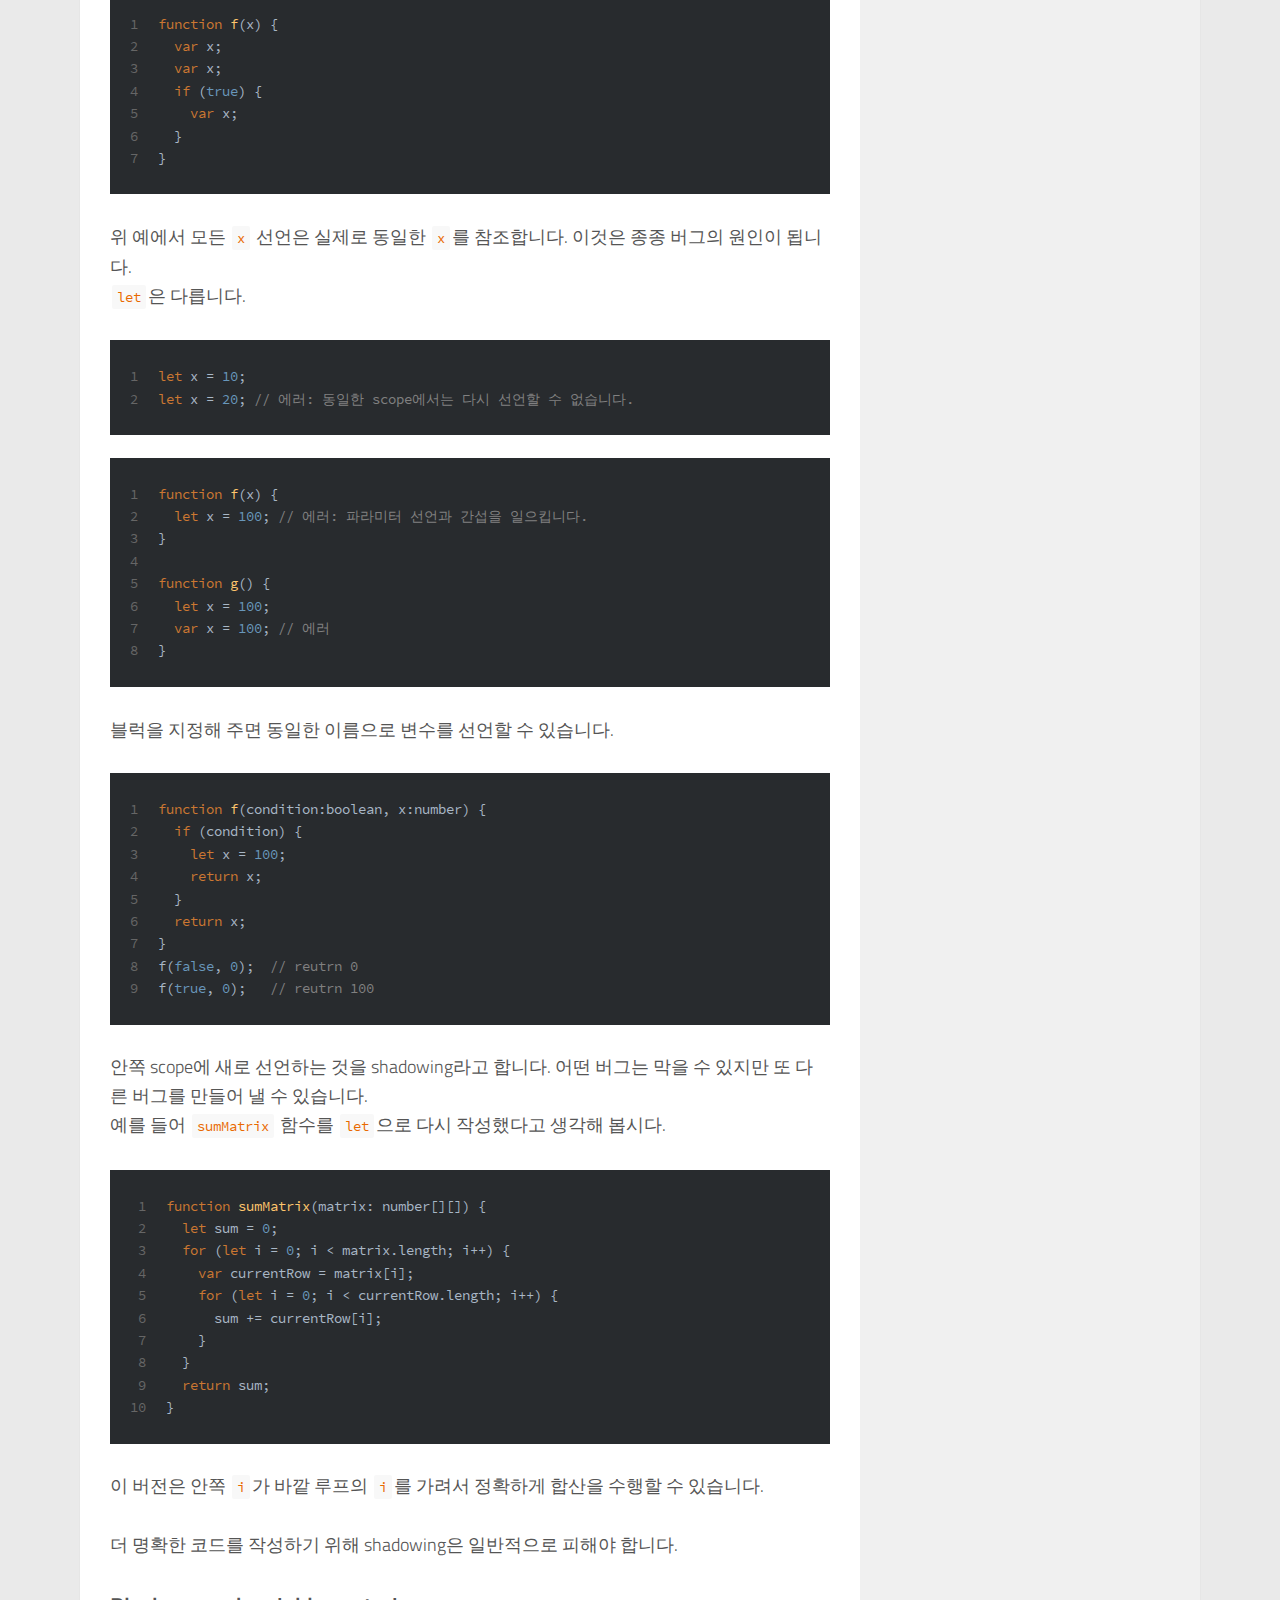
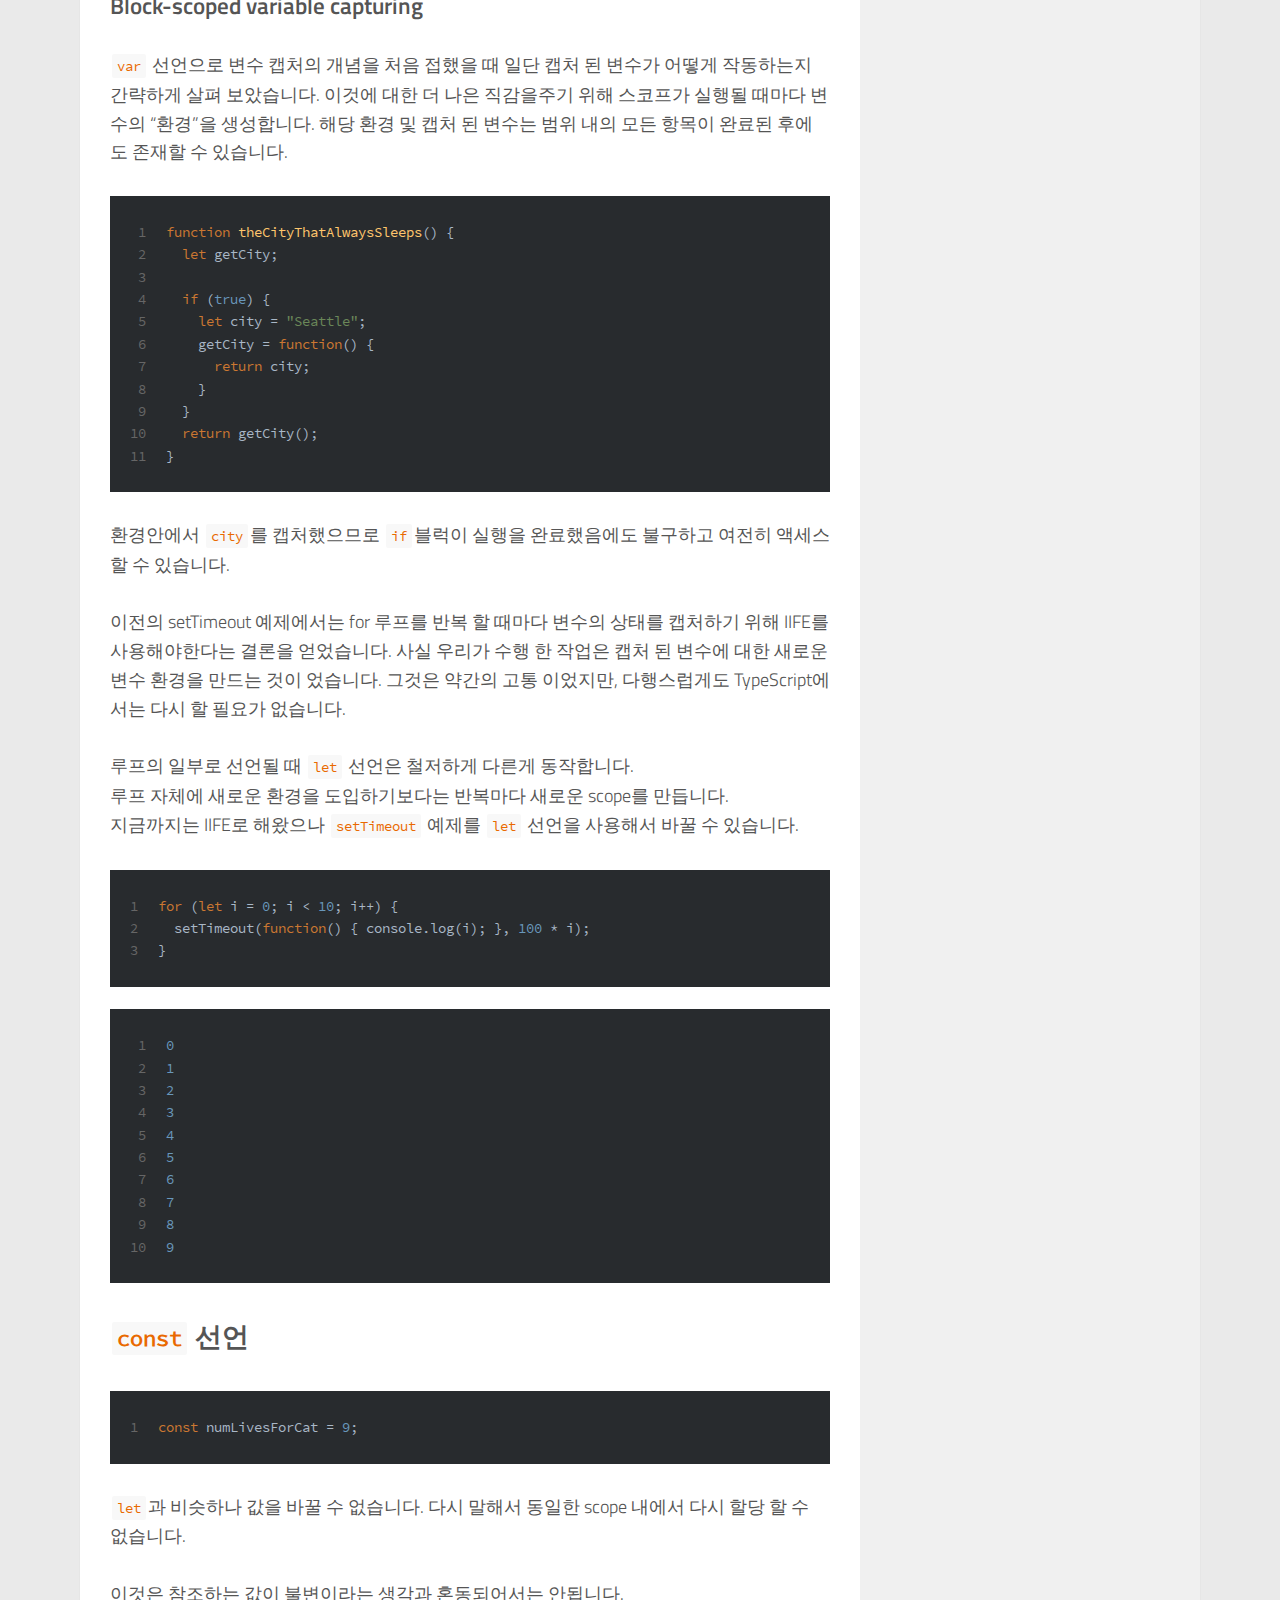
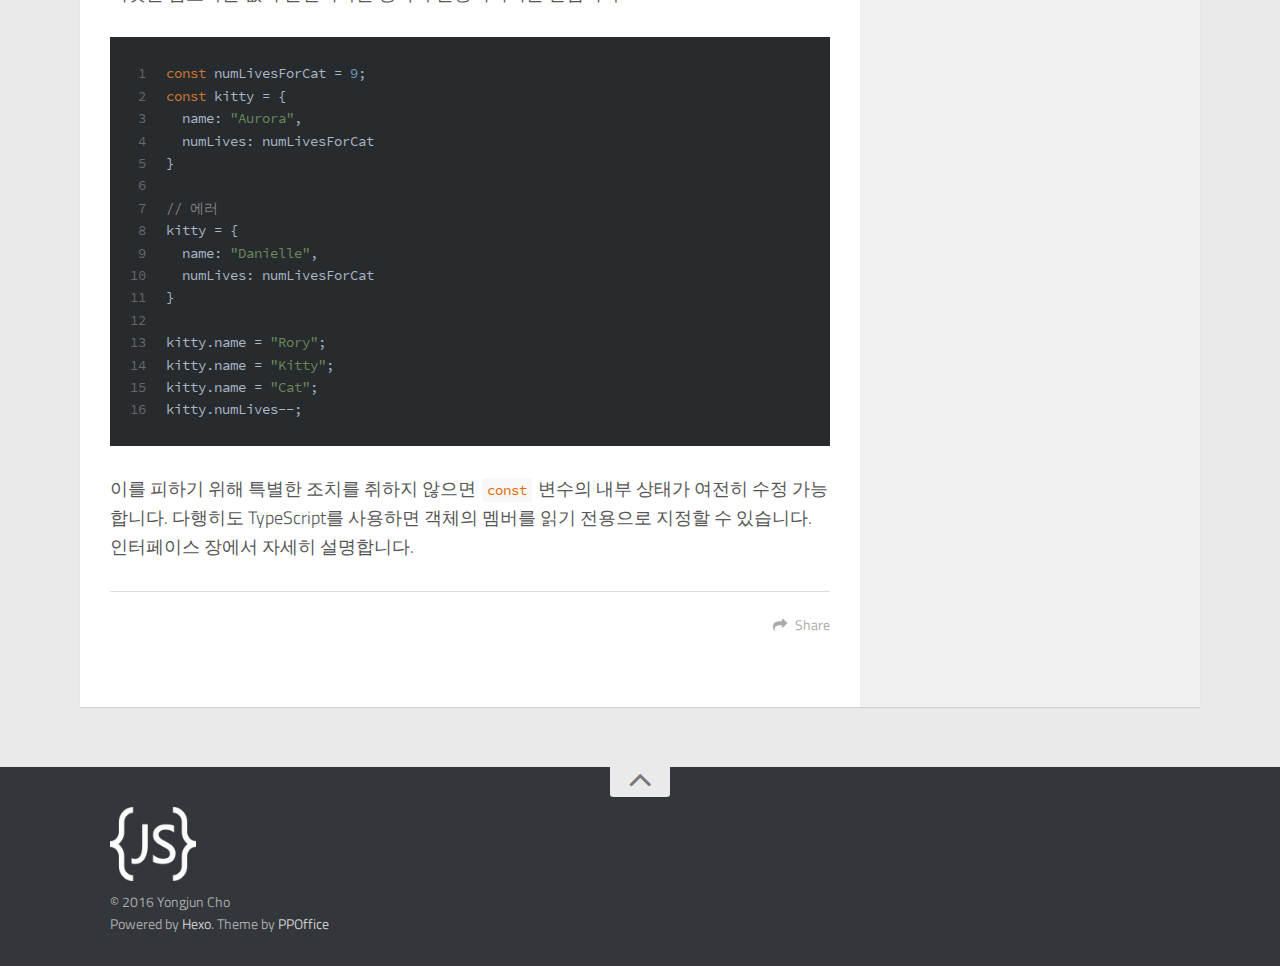
<file: TypeScript/2016-12-02-typescript-variable-declaration.html>
<!DOCTYPE html>
<html>
<head>
    <meta charset="utf-8">
    
    <title>Typescript 변수 선언 | Programming Training</title>
    <meta name="viewport" content="width=device-width, initial-scale=1, maximum-scale=1">
    
        <meta name="keywords" content="TypeScript" />
    
    <meta name="description" content="let과 const는 자바스크립트에서 비교적 새로운 변수 선언 방법 입니다. let과 var는 비슷하지만 자바스크립트에서 흔한 “gotchas”https://en.wikipedia.org/wiki/Gotcha_(programming) 를 피할 수 있게 해 줍니다. const는 let에 변수에 재할당을 막도록 확장된 것입니다.
TypeScript는 자바스크립">
<meta property="og:type" content="article">
<meta property="og:title" content="Typescript 변수 선언">
<meta property="og:url" content="http://dragonjun.github.io/TypeScript/2016-12-02-typescript-variable-declaration.html">
<meta property="og:site_name" content="Programming Training">
<meta property="og:description" content="let과 const는 자바스크립트에서 비교적 새로운 변수 선언 방법 입니다. let과 var는 비슷하지만 자바스크립트에서 흔한 “gotchas”https://en.wikipedia.org/wiki/Gotcha_(programming) 를 피할 수 있게 해 줍니다. const는 let에 변수에 재할당을 막도록 확장된 것입니다.
TypeScript는 자바스크립">
<meta property="og:image" content="http://dragonjun.github.io/images/TypeScript.png">
<meta property="og:updated_time" content="2016-12-02T12:39:34.598Z">
<meta name="twitter:card" content="summary">
<meta name="twitter:title" content="Typescript 변수 선언">
<meta name="twitter:description" content="let과 const는 자바스크립트에서 비교적 새로운 변수 선언 방법 입니다. let과 var는 비슷하지만 자바스크립트에서 흔한 “gotchas”https://en.wikipedia.org/wiki/Gotcha_(programming) 를 피할 수 있게 해 줍니다. const는 let에 변수에 재할당을 막도록 확장된 것입니다.
TypeScript는 자바스크립">
<meta name="twitter:image" content="http://dragonjun.github.io/images/TypeScript.png">
    

    

    

    <link rel="stylesheet" href="/vendor/font-awesome/css/font-awesome.min.css">
    <link rel="stylesheet" href="/vendor/titillium-web/styles.css">
    <link rel="stylesheet" href="/vendor/source-code-pro/styles.css">

    <link rel="stylesheet" href="/css/style.css">

    <script src="/vendor/jquery/2.0.3/jquery.min.js"></script>
    
    
        <link rel="stylesheet" href="/vendor/lightgallery/css/lightgallery.min.css">
    
    
        <script type="text/javascript">
(function(i,s,o,g,r,a,m) {i['GoogleAnalyticsObject']=r;i[r]=i[r]||function() {
(i[r].q=i[r].q||[]).push(arguments)},i[r].l=1*new Date();a=s.createElement(o),
m=s.getElementsByTagName(o)[0];a.async=1;a.src=g;m.parentNode.insertBefore(a,m)
})(window,document,'script','//www.google-analytics.com/analytics.js','ga');

ga('create', 'UA-28750529-2', 'auto');
ga('send', 'pageview');

</script>
    
    

</head>

<body>
    <div id="wrap">
        <header id="header">
    <div id="header-outer" class="outer">
        <div class="container">
            <div class="container-inner">
                <div id="header-title">
                    <h1 class="logo-wrap">
                        <a href="/" class="logo"></a>
                    </h1>
                    
                        <h2 class="subtitle-wrap">
                            <p class="subtitle">Programming Training</p>
                        </h2>
                    
                </div>
                <div id="header-inner" class="nav-container">
                    <a id="main-nav-toggle" class="nav-icon fa fa-bars"></a>
                    <div class="nav-container-inner">
                        <ul id="main-nav">
                            
                                <li class="main-nav-list-item" >
                                    <a class="main-nav-list-link" href="/">Home</a>
                                </li>
                            
                                        <ul class="main-nav-list"><li class="main-nav-list-item"><a class="main-nav-list-link" href="/categories/TypeScript/">TypeScript</a></li></ul>
                                    
                        </ul>
                        <nav id="sub-nav">
                            <div id="search-form-wrap">

    <form class="search-form">
        <input type="text" class="ins-search-input search-form-input" placeholder="Search" />
        <button type="submit" class="search-form-submit"></button>
    </form>
    <div class="ins-search">
    <div class="ins-search-mask"></div>
    <div class="ins-search-container">
        <div class="ins-input-wrapper">
            <input type="text" class="ins-search-input" placeholder="Type something..." />
            <span class="ins-close ins-selectable"><i class="fa fa-times-circle"></i></span>
        </div>
        <div class="ins-section-wrapper">
            <div class="ins-section-container"></div>
        </div>
    </div>
</div>
<script>
(function (window) {
    var INSIGHT_CONFIG = {
        TRANSLATION: {
            POSTS: 'Posts',
            PAGES: 'Pages',
            CATEGORIES: 'Categories',
            TAGS: 'Tags',
            UNTITLED: '(Untitled)',
        },
        ROOT_URL: '/',
        CONTENT_URL: '/content.json',
    };
    window.INSIGHT_CONFIG = INSIGHT_CONFIG;
})(window);
</script>
<script src="/js/insight.js"></script>

</div>
                        </nav>
                    </div>
                </div>
            </div>
        </div>
    </div>
</header>
        <div class="container">
            <div class="main-body container-inner">
                <div class="main-body-inner">
                    <section id="main">
                        <div class="main-body-header">
    <h1 class="header">
    
    <a class="page-title-link" href="/categories/TypeScript/">TypeScript</a>
    </h1>
</div>
                        <div class="main-body-content">
                            <article id="post-/TypeScript/2016-12-02-typescript-variable-declaration.html" class="article article-single article-type-post" itemscope itemprop="blogPost">
    <div class="article-inner">
        
            <header class="article-header">
                
    
        <h1 class="article-title" itemprop="name">
        Typescript 변수 선언
        </h1>
    

            </header>
        
        
            <div class="article-subtitle">
                <a href="/TypeScript/2016-12-02-typescript-variable-declaration.html" class="article-date">
    <time datetime="2016-12-01T20:00:00.000Z" itemprop="datePublished">2016-12-02</time>
</a>
                
    <ul class="article-tag-list"><li class="article-tag-list-item"><a class="article-tag-list-link" href="/tags/TypeScript/">TypeScript</a></li></ul>

            </div>
        
        
        <div class="article-entry" itemprop="articleBody">
            <p><code>let</code>과 <code>const</code>는 자바스크립트에서 비교적 새로운 변수 선언 방법 입니다. <code>let</code>과 <code>var</code>는 비슷하지만 자바스크립트에서 흔한 “gotchas”<a href="https://en.wikipedia.org/wiki/Gotcha_(programming)" target="_blank" rel="external">https://en.wikipedia.org/wiki/Gotcha_(programming)</a> 를 피할 수 있게 해 줍니다. <code>const</code>는 <code>let</code>에 변수에 재할당을 막도록 확장된 것입니다.</p>
<p>TypeScript는 자바스크립트의 superset으로 <code>let</code>과 <code>const</code>를 지원합니다. 이 두가지 새로운 선언에 대해서 자세히 알아 보고 왜 <code>var</code>보다 더 바람직한지 설명할 것입니다.</p>
<h2 id="var-선언"><a href="#var-선언" class="headerlink" title="var 선언"></a><code>var</code> 선언</h2><p>자바스크립트에서 변수를 선언은 <code>var</code> 키워드로 해왔습니다.</p>
<figure class="highlight ts"><table><tr><td class="gutter"><pre><div class="line">1</div></pre></td><td class="code"><pre><div class="line"><span class="keyword">var</span> a = <span class="number">10</span>;</div></pre></td></tr></table></figure>
<p>함수 안에서도 변수를 선언할 수 있습니다.</p>
<figure class="highlight ts"><table><tr><td class="gutter"><pre><div class="line">1</div><div class="line">2</div><div class="line">3</div><div class="line">4</div></pre></td><td class="code"><pre><div class="line"><span class="function"><span class="keyword">function</span> <span class="title">f</span>(<span class="params"></span>) </span>&#123;</div><div class="line">  <span class="keyword">var</span> message = <span class="string">"Hello, world!"</span>;</div><div class="line">  <span class="keyword">return</span> message;</div><div class="line">&#125;</div></pre></td></tr></table></figure>
<p>그리고 다른 함수에서 이 변수들에 접근할 수 있습니다.</p>
<figure class="highlight ts"><table><tr><td class="gutter"><pre><div class="line">1</div><div class="line">2</div><div class="line">3</div><div class="line">4</div><div class="line">5</div><div class="line">6</div><div class="line">7</div><div class="line">8</div><div class="line">9</div><div class="line">10</div></pre></td><td class="code"><pre><div class="line"><span class="function"><span class="keyword">function</span> <span class="title">f</span>(<span class="params"></span>) </span>&#123;</div><div class="line">  <span class="keyword">var</span> a = <span class="number">10</span>;</div><div class="line">  <span class="keyword">return</span> <span class="function"><span class="keyword">function</span> <span class="title">g</span>(<span class="params"></span>) </span>&#123;</div><div class="line">    <span class="keyword">var</span> b = a + <span class="number">1</span>;</div><div class="line">    <span class="keyword">return</span> b;</div><div class="line">  &#125;</div><div class="line">&#125;</div><div class="line"></div><div class="line"><span class="keyword">var</span> g = f();</div><div class="line"><span class="built_in">console</span>.log(g());  <span class="comment">// 11을 출력</span></div></pre></td></tr></table></figure>
<p>위 예에서 <code>g</code>는 <code>f</code>에서 선언된 변수 <code>a</code>를 캡처(capture)합니다. <code>g</code>가 호출될때 <code>a</code>의 값은 <code>f</code>안의 <code>a</code>의 값에 묶입니다. <code>f</code>가 실행을 완료했어도 <code>g</code>가 호출되면 <code>a</code>에 접근하고 수정할 수 있습니다.</p>
<figure class="highlight ts"><table><tr><td class="gutter"><pre><div class="line">1</div><div class="line">2</div><div class="line">3</div><div class="line">4</div><div class="line">5</div><div class="line">6</div><div class="line">7</div><div class="line">8</div><div class="line">9</div><div class="line">10</div><div class="line">11</div><div class="line">12</div><div class="line">13</div><div class="line">14</div><div class="line">15</div></pre></td><td class="code"><pre><div class="line"><span class="function"><span class="keyword">function</span> <span class="title">f</span>(<span class="params"></span>) </span>&#123;</div><div class="line">  <span class="keyword">var</span> a = <span class="number">1</span>;</div><div class="line"></div><div class="line">  a = <span class="number">2</span>;</div><div class="line">  <span class="keyword">var</span> b = g();</div><div class="line">  a = <span class="number">3</span>;</div><div class="line"></div><div class="line">  <span class="keyword">return</span> b;</div><div class="line"></div><div class="line">  <span class="function"><span class="keyword">function</span> <span class="title">g</span>(<span class="params"></span>) </span>&#123;</div><div class="line">    <span class="keyword">return</span> a;</div><div class="line">  &#125;</div><div class="line">&#125;</div><div class="line"></div><div class="line"><span class="built_in">console</span>.log(f()); <span class="comment">// 2를 출력</span></div></pre></td></tr></table></figure>
<h3 id="Scoping-rules"><a href="#Scoping-rules" class="headerlink" title="Scoping rules"></a>Scoping rules</h3><p><code>var</code> 선언은 이상한 scoping rules를 가집니다. 다음 예제를 보면:</p>
<figure class="highlight ts"><table><tr><td class="gutter"><pre><div class="line">1</div><div class="line">2</div><div class="line">3</div><div class="line">4</div><div class="line">5</div><div class="line">6</div><div class="line">7</div><div class="line">8</div></pre></td><td class="code"><pre><div class="line"><span class="function"><span class="keyword">function</span> <span class="title">f</span>(<span class="params">shouldInitialize: <span class="built_in">boolean</span></span>) </span>&#123;</div><div class="line">  <span class="keyword">if</span> (shouldInitialize) &#123;</div><div class="line">    <span class="keyword">var</span> x = <span class="number">10</span>;</div><div class="line">  &#125;</div><div class="line">  <span class="keyword">return</span> x;</div><div class="line">&#125;</div><div class="line"><span class="built_in">console</span>.log(f(<span class="literal">true</span>));  <span class="comment">// 10</span></div><div class="line"><span class="built_in">console</span>.log(f(<span class="literal">false</span>)); <span class="comment">// undefined</span></div></pre></td></tr></table></figure>
<p>변수 <code>x</code>는 <code>if</code> 블럭(block)안에서 선언되었지만 블럭 밖에서도 접근할 수 있습니다. <code>var</code> 선언을 포함하는 블럭과는 관계 없이 그것을 감싸고 있는 함수, 모듈(module), 네임스페이스(namesapce) 또는 global scope의 어디에서나 접근이 가능합니다. 어떤 사람들은 이것을 <em><code>var</code>-scoping</em> 또는 <em>function-scoping</em>라고 부릅니다. 파라미터(parameter)도 또한 function-scoping을 따릅니다.</p>
<p>이러한 scoping rule은 몇몇 형태의 실수를 유발할 수 있습니다. 그중 하나는 변수를 여러번 선언해도 에러가 아니라는 사실이다.</p>
<figure class="highlight ts"><table><tr><td class="gutter"><pre><div class="line">1</div><div class="line">2</div><div class="line">3</div><div class="line">4</div><div class="line">5</div><div class="line">6</div><div class="line">7</div><div class="line">8</div><div class="line">9</div><div class="line">10</div></pre></td><td class="code"><pre><div class="line"><span class="function"><span class="keyword">function</span> <span class="title">sumMatrix</span>(<span class="params">matrix: <span class="built_in">number</span>[][]</span>) </span>&#123;</div><div class="line">  <span class="keyword">var</span> sum = <span class="number">0</span>;</div><div class="line">  <span class="keyword">for</span> (<span class="keyword">var</span> i = <span class="number">0</span>; i &lt; matrix.length; i++) &#123;</div><div class="line">    <span class="keyword">var</span> currentRow = matrix[i];</div><div class="line">    <span class="keyword">for</span> (<span class="keyword">var</span> i = <span class="number">0</span>; i &lt; currentRow.length; i++) &#123;</div><div class="line">      sum += currentRow[i];</div><div class="line">    &#125;</div><div class="line">  &#125;</div><div class="line">  <span class="keyword">return</span> sum;</div><div class="line">&#125;</div></pre></td></tr></table></figure>
<p>어쩌면 몇몇은 찾아내기 쉬울 수도 있습니다. <code>i</code>는 동일한 function-scope 변수이기 때문에 안쪽의 <code>for</code>-루프는 뜻하지 않게 변수 <code>i</code>를 덮어 씁니다.<br>이런 버그는 코드리뷰에서도 잡기 어렵습니다.</p>
<h3 id="변수-캡처의-이상한-점-variable-capturing-quirks"><a href="#변수-캡처의-이상한-점-variable-capturing-quirks" class="headerlink" title="변수 캡처의 이상한 점(variable capturing quirks)"></a>변수 캡처의 이상한 점(variable capturing quirks)</h3><figure class="highlight ts"><table><tr><td class="gutter"><pre><div class="line">1</div><div class="line">2</div><div class="line">3</div></pre></td><td class="code"><pre><div class="line"><span class="keyword">for</span> (<span class="keyword">var</span> i = <span class="number">0</span>; i &lt; <span class="number">10</span>; i++) &#123;</div><div class="line">  setTimeout(<span class="function"><span class="keyword">function</span>(<span class="params"></span>) </span>&#123; <span class="built_in">console</span>.log(i); &#125;, <span class="number">100</span> * i);</div><div class="line">&#125;</div></pre></td></tr></table></figure>
<p><code>setTimeout</code>은 일정 시간 후에 함수를 실행합니다.</p>
<p>실행 결과는 이렇습니다.</p>
<figure class="highlight ts"><table><tr><td class="gutter"><pre><div class="line">1</div><div class="line">2</div><div class="line">3</div><div class="line">4</div><div class="line">5</div><div class="line">6</div><div class="line">7</div><div class="line">8</div><div class="line">9</div><div class="line">10</div></pre></td><td class="code"><pre><div class="line"><span class="number">10</span></div><div class="line"><span class="number">10</span></div><div class="line"><span class="number">10</span></div><div class="line"><span class="number">10</span></div><div class="line"><span class="number">10</span></div><div class="line"><span class="number">10</span></div><div class="line"><span class="number">10</span></div><div class="line"><span class="number">10</span></div><div class="line"><span class="number">10</span></div><div class="line"><span class="number">10</span></div></pre></td></tr></table></figure>
<p>많은 자바스크립트 개발자는 이 동작을 잘 알고 있지만, 대부분의 사람들은 출력이 다음과 같을 거라고 기대합니다.</p>
<figure class="highlight ts"><table><tr><td class="gutter"><pre><div class="line">1</div><div class="line">2</div><div class="line">3</div><div class="line">4</div><div class="line">5</div><div class="line">6</div><div class="line">7</div><div class="line">8</div><div class="line">9</div><div class="line">10</div></pre></td><td class="code"><pre><div class="line"><span class="number">0</span></div><div class="line"><span class="number">1</span></div><div class="line"><span class="number">2</span></div><div class="line"><span class="number">3</span></div><div class="line"><span class="number">4</span></div><div class="line"><span class="number">5</span></div><div class="line"><span class="number">6</span></div><div class="line"><span class="number">7</span></div><div class="line"><span class="number">8</span></div><div class="line"><span class="number">9</span></div></pre></td></tr></table></figure>
<p><code>setTimeout</code>에 전달하는 모든 함수 표현식은 실제로 동일한 범위의 동일한 <code>i</code>를 참조합니다.</p>
<p><code>setTimeout</code>은 일정 시간 후에 함수를 실행하지만 <code>for</code> 루프가 실행을 중지 한 후에만 실행됩니다. <code>for</code> 루프가 실행을 멈출 때 <code>i</code>의 값은 10입니다. 따라서 주어진 함수가 호출될 때마다 <code>10</code>을 출력합니다.</p>
<p>일반적인 해결 방법은 즉시 호출 함수 표현인 IIFE(Immediately Invoked Function Expression)을 사용해서 각 반복에서 i를 캡처하는 것입니다.</p>
<figure class="highlight ts"><table><tr><td class="gutter"><pre><div class="line">1</div><div class="line">2</div><div class="line">3</div><div class="line">4</div><div class="line">5</div><div class="line">6</div><div class="line">7</div></pre></td><td class="code"><pre><div class="line"><span class="keyword">for</span> (<span class="keyword">var</span> i = <span class="number">0</span>; i &lt; <span class="number">10</span>; i++) &#123;</div><div class="line">  <span class="comment">// capture the current state of 'i'</span></div><div class="line">  <span class="comment">// by invoking a function with its current value</span></div><div class="line">  (<span class="function"><span class="keyword">function</span>(<span class="params">i</span>) </span>&#123;</div><div class="line">    setTimeout(<span class="function"><span class="keyword">function</span>(<span class="params"></span>) </span>&#123; <span class="built_in">console</span>.log(i); &#125;, <span class="number">100</span> * <span class="number">1</span>);</div><div class="line">  &#125;)(i);</div><div class="line">&#125;</div></pre></td></tr></table></figure>
<p>이 특이한 패턴은 실제로 매우 일반적으로 사용됩니다.</p>
<h2 id="let-선언"><a href="#let-선언" class="headerlink" title="let 선언"></a><code>let</code> 선언</h2><p>지금까지 <code>var</code> 키워드는 몇가지 문제가 있다는 것을 알게 되었고 그것이 <code>let</code>가 도입된 이유입니다.</p>
<figure class="highlight ts"><table><tr><td class="gutter"><pre><div class="line">1</div></pre></td><td class="code"><pre><div class="line"><span class="keyword">let</span> hello = <span class="string">"Hello!"</span>;</div></pre></td></tr></table></figure>
<h3 id="Block-scoping"><a href="#Block-scoping" class="headerlink" title="Block-scoping"></a>Block-scoping</h3><p><code>let</code>을 사용해서 변수를 선언하면 <em>lexical-scoping</em> 또는 <em>block-scoping</em>을 사용합니다. 감싸고 있는 함수 전체로 scope를 넓히는 <code>var</code>로 선언된 변수와를 다르게 block-scope 변수는 가장 가까운 포함 블럭 또는 <code>for</code>루프 외부에서는 볼 수 없습니다.</p>
<figure class="highlight ts"><table><tr><td class="gutter"><pre><div class="line">1</div><div class="line">2</div><div class="line">3</div><div class="line">4</div><div class="line">5</div><div class="line">6</div><div class="line">7</div><div class="line">8</div><div class="line">9</div></pre></td><td class="code"><pre><div class="line"><span class="function"><span class="keyword">function</span> <span class="title">f</span>(<span class="params">input: <span class="built_in">boolean</span></span>) </span>&#123;</div><div class="line">  <span class="keyword">let</span> a = <span class="number">100</span>;</div><div class="line">  <span class="keyword">if</span> (input) &#123;</div><div class="line">    <span class="keyword">let</span> b = a + <span class="number">1</span>;</div><div class="line">    <span class="keyword">return</span> b;</div><div class="line">  &#125;</div><div class="line"></div><div class="line">  <span class="keyword">return</span> b;</div><div class="line">&#125;</div></pre></td></tr></table></figure>
<p><code>a</code>와 <code>b</code>는 로컬 변수입니다. <code>a</code>의 scope는 <code>f</code>의 바디로 제한되는데 비해 <code>b</code>의 scope는 <code>if</code> 문의 블럭으로 제한됩니다.</p>
<p><code>catch</code>절 안에서 선언된 변수도 비슷한 scoping 룰이 적용됩니다.</p>
<figure class="highlight ts"><table><tr><td class="gutter"><pre><div class="line">1</div><div class="line">2</div><div class="line">3</div><div class="line">4</div><div class="line">5</div><div class="line">6</div><div class="line">7</div><div class="line">8</div></pre></td><td class="code"><pre><div class="line"><span class="keyword">try</span> &#123;</div><div class="line">  <span class="keyword">throw</span> <span class="string">"oh no!"</span>;</div><div class="line">&#125;</div><div class="line"><span class="keyword">catch</span> (e) &#123;</div><div class="line">  <span class="built_in">console</span>.log(<span class="string">"Oh well."</span>);</div><div class="line">&#125;</div><div class="line"></div><div class="line"><span class="built_in">console</span>.log(e);</div></pre></td></tr></table></figure>
<p>블럭 범위 변수의 또 다른 특성은 실제로 선언되기 전에 읽거나 쓸 수 없다는 것입니다.</p>
<figure class="highlight ts"><table><tr><td class="gutter"><pre><div class="line">1</div><div class="line">2</div></pre></td><td class="code"><pre><div class="line">a++;</div><div class="line"><span class="keyword">let</span> a;</div></pre></td></tr></table></figure>
<p>주의해야 할 점은 블럭 범위가 선언되기 전에 변수를 캡처할 수 있다는 것입니다. 단, 선언되기 전에 함수를 호출하는 것은 안됩니다. TypeScript에서는 에러가 발생하지는 않지만 ES2015에서는 실행할때 ReferenceError 예외가 발생합니다.</p>
<figure class="highlight ts"><table><tr><td class="gutter"><pre><div class="line">1</div><div class="line">2</div><div class="line">3</div><div class="line">4</div><div class="line">5</div></pre></td><td class="code"><pre><div class="line"><span class="function"><span class="keyword">function</span> <span class="title">foo</span>(<span class="params"></span>) </span>&#123;</div><div class="line">  <span class="keyword">return</span> a;</div><div class="line">&#125;</div><div class="line">foo();</div><div class="line"><span class="keyword">let</span> a;</div></pre></td></tr></table></figure>
<h3 id="Re-declarations-and-Shadowing"><a href="#Re-declarations-and-Shadowing" class="headerlink" title="Re-declarations and Shadowing"></a>Re-declarations and Shadowing</h3><p><code>var</code> 선언은 동일한 이름으로 여러번 선언해도 에러가 발생하지 않습니다.</p>
<figure class="highlight ts"><table><tr><td class="gutter"><pre><div class="line">1</div><div class="line">2</div><div class="line">3</div><div class="line">4</div><div class="line">5</div><div class="line">6</div><div class="line">7</div></pre></td><td class="code"><pre><div class="line"><span class="function"><span class="keyword">function</span> <span class="title">f</span>(<span class="params">x</span>) </span>&#123;</div><div class="line">  <span class="keyword">var</span> x;</div><div class="line">  <span class="keyword">var</span> x;</div><div class="line">  <span class="keyword">if</span> (<span class="literal">true</span>) &#123;</div><div class="line">    <span class="keyword">var</span> x;</div><div class="line">  &#125;</div><div class="line">&#125;</div></pre></td></tr></table></figure>
<p>위 예에서 모든 <code>x</code> 선언은 실제로 동일한 <code>x</code>를 참조합니다. 이것은 종종 버그의 원인이 됩니다.<br><code>let</code>은 다릅니다.</p>
<figure class="highlight ts"><table><tr><td class="gutter"><pre><div class="line">1</div><div class="line">2</div></pre></td><td class="code"><pre><div class="line"><span class="keyword">let</span> x = <span class="number">10</span>;</div><div class="line"><span class="keyword">let</span> x = <span class="number">20</span>; <span class="comment">// 에러: 동일한 scope에서는 다시 선언할 수 없습니다.</span></div></pre></td></tr></table></figure>
<figure class="highlight ts"><table><tr><td class="gutter"><pre><div class="line">1</div><div class="line">2</div><div class="line">3</div><div class="line">4</div><div class="line">5</div><div class="line">6</div><div class="line">7</div><div class="line">8</div></pre></td><td class="code"><pre><div class="line"><span class="function"><span class="keyword">function</span> <span class="title">f</span>(<span class="params">x</span>) </span>&#123;</div><div class="line">  <span class="keyword">let</span> x = <span class="number">100</span>; <span class="comment">// 에러: 파라미터 선언과 간섭을 일으킵니다.</span></div><div class="line">&#125;</div><div class="line"></div><div class="line"><span class="function"><span class="keyword">function</span> <span class="title">g</span>(<span class="params"></span>) </span>&#123;</div><div class="line">  <span class="keyword">let</span> x = <span class="number">100</span>;</div><div class="line">  <span class="keyword">var</span> x = <span class="number">100</span>; <span class="comment">// 에러</span></div><div class="line">&#125;</div></pre></td></tr></table></figure>
<p>블럭을 지정해 주면 동일한 이름으로 변수를 선언할 수 있습니다.</p>
<figure class="highlight ts"><table><tr><td class="gutter"><pre><div class="line">1</div><div class="line">2</div><div class="line">3</div><div class="line">4</div><div class="line">5</div><div class="line">6</div><div class="line">7</div><div class="line">8</div><div class="line">9</div></pre></td><td class="code"><pre><div class="line"><span class="function"><span class="keyword">function</span> <span class="title">f</span>(<span class="params">condition:<span class="built_in">boolean</span>, x:<span class="built_in">number</span></span>) </span>&#123;</div><div class="line">  <span class="keyword">if</span> (condition) &#123;</div><div class="line">    <span class="keyword">let</span> x = <span class="number">100</span>;</div><div class="line">    <span class="keyword">return</span> x;</div><div class="line">  &#125;</div><div class="line">  <span class="keyword">return</span> x;</div><div class="line">&#125;</div><div class="line">f(<span class="literal">false</span>, <span class="number">0</span>);  <span class="comment">// reutrn 0</span></div><div class="line">f(<span class="literal">true</span>, <span class="number">0</span>);   <span class="comment">// reutrn 100</span></div></pre></td></tr></table></figure>
<p>안쪽 scope에 새로 선언하는 것을 shadowing라고 합니다. 어떤 버그는 막을 수 있지만 또 다른 버그를 만들어 낼 수 있습니다.<br>예를 들어 <code>sumMatrix</code> 함수를 <code>let</code>으로 다시 작성했다고 생각해 봅시다.</p>
<figure class="highlight ts"><table><tr><td class="gutter"><pre><div class="line">1</div><div class="line">2</div><div class="line">3</div><div class="line">4</div><div class="line">5</div><div class="line">6</div><div class="line">7</div><div class="line">8</div><div class="line">9</div><div class="line">10</div></pre></td><td class="code"><pre><div class="line"><span class="function"><span class="keyword">function</span> <span class="title">sumMatrix</span>(<span class="params">matrix: <span class="built_in">number</span>[][]</span>) </span>&#123;</div><div class="line">  <span class="keyword">let</span> sum = <span class="number">0</span>;</div><div class="line">  <span class="keyword">for</span> (<span class="keyword">let</span> i = <span class="number">0</span>; i &lt; matrix.length; i++) &#123;</div><div class="line">    <span class="keyword">var</span> currentRow = matrix[i];</div><div class="line">    <span class="keyword">for</span> (<span class="keyword">let</span> i = <span class="number">0</span>; i &lt; currentRow.length; i++) &#123;</div><div class="line">      sum += currentRow[i];</div><div class="line">    &#125;</div><div class="line">  &#125;</div><div class="line">  <span class="keyword">return</span> sum;</div><div class="line">&#125;</div></pre></td></tr></table></figure>
<p>이 버전은 안쪽 <code>i</code>가 바깥 루프의 <code>i</code>를 가려서  정확하게 합산을 수행할 수 있습니다.</p>
<p>더 명확한 코드를 작성하기 위해 shadowing은 일반적으로 피해야 합니다.</p>
<h3 id="Block-scoped-variable-capturing"><a href="#Block-scoped-variable-capturing" class="headerlink" title="Block-scoped variable capturing"></a>Block-scoped variable capturing</h3><p><code>var</code> 선언으로 변수 캡처의 개념을 처음 접했을 때 일단 캡처 된 변수가 어떻게 작동하는지 간략하게 살펴 보았습니다. 이것에 대한 더 나은 직감을주기 위해 스코프가 실행될 때마다 변수의 “환경”을 생성합니다. 해당 환경 및 캡처 된 변수는 범위 내의 모든 항목이 완료된 후에도 존재할 수 있습니다.</p>
<figure class="highlight ts"><table><tr><td class="gutter"><pre><div class="line">1</div><div class="line">2</div><div class="line">3</div><div class="line">4</div><div class="line">5</div><div class="line">6</div><div class="line">7</div><div class="line">8</div><div class="line">9</div><div class="line">10</div><div class="line">11</div></pre></td><td class="code"><pre><div class="line"><span class="function"><span class="keyword">function</span> <span class="title">theCityThatAlwaysSleeps</span>(<span class="params"></span>) </span>&#123;</div><div class="line">  <span class="keyword">let</span> getCity;</div><div class="line"></div><div class="line">  <span class="keyword">if</span> (<span class="literal">true</span>) &#123;</div><div class="line">    <span class="keyword">let</span> city = <span class="string">"Seattle"</span>;</div><div class="line">    getCity = <span class="function"><span class="keyword">function</span>(<span class="params"></span>) </span>&#123;</div><div class="line">      <span class="keyword">return</span> city;</div><div class="line">    &#125;</div><div class="line">  &#125;</div><div class="line">  <span class="keyword">return</span> getCity();</div><div class="line">&#125;</div></pre></td></tr></table></figure>
<p>환경안에서 <code>city</code>를 캡처했으므로 <code>if</code>블럭이 실행을 완료했음에도 불구하고 여전히 액세스 할 수 있습니다.</p>
<p>이전의 setTimeout 예제에서는 for 루프를 반복 할 때마다 변수의 상태를 캡처하기 위해 IIFE를 사용해야한다는 결론을 얻었습니다. 사실 우리가 수행 한 작업은 캡처 된 변수에 대한 새로운 변수 환경을 만드는 것이 었습니다. 그것은 약간의 고통 이었지만, 다행스럽게도 TypeScript에서는 다시 할 필요가 없습니다.</p>
<p>루프의 일부로 선언될 때 <code>let</code> 선언은 철저하게 다른게 동작합니다.<br>루프 자체에 새로운 환경을 도입하기보다는 반복마다 새로운 scope를 만듭니다.<br>지금까지는 IIFE로 해왔으나 <code>setTimeout</code> 예제를 <code>let</code> 선언을 사용해서 바꿀 수 있습니다.</p>
<figure class="highlight ts"><table><tr><td class="gutter"><pre><div class="line">1</div><div class="line">2</div><div class="line">3</div></pre></td><td class="code"><pre><div class="line"><span class="keyword">for</span> (<span class="keyword">let</span> i = <span class="number">0</span>; i &lt; <span class="number">10</span>; i++) &#123;</div><div class="line">  setTimeout(<span class="function"><span class="keyword">function</span>(<span class="params"></span>) </span>&#123; <span class="built_in">console</span>.log(i); &#125;, <span class="number">100</span> * i);</div><div class="line">&#125;</div></pre></td></tr></table></figure>
<figure class="highlight ts"><table><tr><td class="gutter"><pre><div class="line">1</div><div class="line">2</div><div class="line">3</div><div class="line">4</div><div class="line">5</div><div class="line">6</div><div class="line">7</div><div class="line">8</div><div class="line">9</div><div class="line">10</div></pre></td><td class="code"><pre><div class="line"><span class="number">0</span></div><div class="line"><span class="number">1</span></div><div class="line"><span class="number">2</span></div><div class="line"><span class="number">3</span></div><div class="line"><span class="number">4</span></div><div class="line"><span class="number">5</span></div><div class="line"><span class="number">6</span></div><div class="line"><span class="number">7</span></div><div class="line"><span class="number">8</span></div><div class="line"><span class="number">9</span></div></pre></td></tr></table></figure>
<h2 id="const-선언"><a href="#const-선언" class="headerlink" title="const 선언"></a><code>const</code> 선언</h2><figure class="highlight ts"><table><tr><td class="gutter"><pre><div class="line">1</div></pre></td><td class="code"><pre><div class="line"><span class="keyword">const</span> numLivesForCat = <span class="number">9</span>;</div></pre></td></tr></table></figure>
<p><code>let</code>과 비슷하나 값을 바꿀 수 없습니다. 다시 말해서 동일한 scope 내에서 다시 할당 할 수 없습니다.</p>
<p>이것은 참조하는 값이 불변이라는 생각과 혼동되어서는 안됩니다.</p>
<figure class="highlight ts"><table><tr><td class="gutter"><pre><div class="line">1</div><div class="line">2</div><div class="line">3</div><div class="line">4</div><div class="line">5</div><div class="line">6</div><div class="line">7</div><div class="line">8</div><div class="line">9</div><div class="line">10</div><div class="line">11</div><div class="line">12</div><div class="line">13</div><div class="line">14</div><div class="line">15</div><div class="line">16</div></pre></td><td class="code"><pre><div class="line"><span class="keyword">const</span> numLivesForCat = <span class="number">9</span>;</div><div class="line"><span class="keyword">const</span> kitty = &#123;</div><div class="line">  name: <span class="string">"Aurora"</span>,</div><div class="line">  numLives: numLivesForCat</div><div class="line">&#125;</div><div class="line"></div><div class="line"><span class="comment">// 에러</span></div><div class="line">kitty = &#123;</div><div class="line">  name: <span class="string">"Danielle"</span>,</div><div class="line">  numLives: numLivesForCat</div><div class="line">&#125;</div><div class="line"></div><div class="line">kitty.name = <span class="string">"Rory"</span>;</div><div class="line">kitty.name = <span class="string">"Kitty"</span>;</div><div class="line">kitty.name = <span class="string">"Cat"</span>;</div><div class="line">kitty.numLives--;</div></pre></td></tr></table></figure>
<p>이를 피하기 위해 특별한 조치를 취하지 않으면 <code>const</code> 변수의 내부 상태가 여전히 수정 가능합니다. 다행히도 TypeScript를 사용하면 객체의 멤버를 읽기 전용으로 지정할 수 있습니다. 인터페이스 장에서 자세히 설명합니다.</p>

        </div>
        <footer class="article-footer">
            



    <a data-url="http://dragonjun.github.io//TypeScript/2016-12-02-typescript-variable-declaration.html" data-id="ciw8dxors00019s9u85qjz4ak" class="article-share-link"><i class="fa fa-share"></i>Share</a>
<script>
    (function ($) {
        $('body').on('click', function() {
            $('.article-share-box.on').removeClass('on');
        }).on('click', '.article-share-link', function(e) {
            e.stopPropagation();

            var $this = $(this),
                url = $this.attr('data-url'),
                encodedUrl = encodeURIComponent(url),
                id = 'article-share-box-' + $this.attr('data-id'),
                offset = $this.offset(),
                box;

            if ($('#' + id).length) {
                box = $('#' + id);

                if (box.hasClass('on')){
                    box.removeClass('on');
                    return;
                }
            } else {
                var html = [
                    '<div id="' + id + '" class="article-share-box">',
                        '<input class="article-share-input" value="' + url + '">',
                        '<div class="article-share-links">',
                            '<a href="https://twitter.com/intent/tweet?url=' + encodedUrl + '" class="article-share-twitter" target="_blank" title="Twitter"></a>',
                            '<a href="https://www.facebook.com/sharer.php?u=' + encodedUrl + '" class="article-share-facebook" target="_blank" title="Facebook"></a>',
                            '<a href="http://pinterest.com/pin/create/button/?url=' + encodedUrl + '" class="article-share-pinterest" target="_blank" title="Pinterest"></a>',
                            '<a href="https://plus.google.com/share?url=' + encodedUrl + '" class="article-share-google" target="_blank" title="Google+"></a>',
                        '</div>',
                    '</div>'
                ].join('');

              box = $(html);

              $('body').append(box);
            }

            $('.article-share-box.on').hide();

            box.css({
                top: offset.top + 25,
                left: offset.left
            }).addClass('on');

        }).on('click', '.article-share-box', function (e) {
            e.stopPropagation();
        }).on('click', '.article-share-box-input', function () {
            $(this).select();
        }).on('click', '.article-share-box-link', function (e) {
            e.preventDefault();
            e.stopPropagation();

            window.open(this.href, 'article-share-box-window-' + Date.now(), 'width=500,height=450');
        });
    })(jQuery);
</script>

        </footer>
    </div>
</article>

    <section id="comments">
    
    </section>

                        </div>
                    </section>
                    <aside id="sidebar">
    <a class="sidebar-toggle" title="Expand Sidebar"><i class="toggle icon"></i></a>
    <div class="sidebar-top">
        <p>follow:</p>
        <ul class="social-links">
            
                
                <li>
                    <a class="social-tooltip" title="github" href="https://github.com/dragonjun" target="_blank">
                        <i class="icon fa fa-github"></i>
                    </a>
                </li>
                
            
        </ul>
    </div>
    
        
<nav id="article-nav">
    
        <a href="/TypeScript/2016-12-03-typescript-interface.html" id="article-nav-newer" class="article-nav-link-wrap">
        <strong class="article-nav-caption">newer</strong>
        <p class="article-nav-title">
        
            Typescript Interface
        
        </p>
        <i class="icon fa fa-chevron-right" id="icon-chevron-right"></i>
    </a>
    
    
        <a href="/TypeScript/2016-12-01-typescript-type.html" id="article-nav-older" class="article-nav-link-wrap">
        <strong class="article-nav-caption">older</strong>
        <p class="article-nav-title">TypeScript Type</p>
        <i class="icon fa fa-chevron-left" id="icon-chevron-left"></i>
        </a>
    
</nav>

    
    <div class="widgets-container">
        
            
                
    <div class="widget-wrap widget-list">
        <h3 class="widget-title">categories</h3>
        <div class="widget">
            <ul class="category-list"><li class="category-list-item"><a class="category-list-link" href="/categories/TypeScript/">TypeScript</a><span class="category-list-count">8</span></li></ul>
        </div>
    </div>


            
                
    <div class="widget-wrap widget-list">
        <h3 class="widget-title">archives</h3>
        <div class="widget">
            <ul class="archive-list"><li class="archive-list-item"><a class="archive-list-link" href="/archives/2016/12/">December 2016</a><span class="archive-list-count">8</span></li></ul>
        </div>
    </div>


            
                
    <div class="widget-wrap widget-list">
        <h3 class="widget-title">tags</h3>
        <div class="widget">
            <ul class="tag-list"><li class="tag-list-item"><a class="tag-list-link" href="/tags/TypeScript/">TypeScript</a><span class="tag-list-count">8</span></li></ul>
        </div>
    </div>


            
                
    <div class="widget-wrap widget-float">
        <h3 class="widget-title">tag cloud</h3>
        <div class="widget tagcloud">
            <a href="/tags/TypeScript/" style="font-size: 10px;">TypeScript</a>
        </div>
    </div>


            
                
    <div class="widget-wrap widget-list">
        <h3 class="widget-title">links</h3>
        <div class="widget">
            <ul>
                
                    <li>
                        <a href="https://isocpp.org/">C++</a>
                    </li>
                
                    <li>
                        <a href="https://docs.oracle.com/javase/tutorial/">The Java Tutorials</a>
                    </li>
                
                    <li>
                        <a href="http://docs.scala-lang.org/ko/tutorials/scala-for-java-programmers.html">Scala</a>
                    </li>
                
                    <li>
                        <a href="https://developer.mozilla.org/ko/docs/Web/JavaScript">JavaScript</a>
                    </li>
                
                    <li>
                        <a href="https://github.com/Microsoft/TypeScript/blob/master/doc/spec.md">TypeScript</a>
                    </li>
                
                    <li>
                        <a href="https://www.python.org/doc/">Python</a>
                    </li>
                
            </ul>
        </div>
    </div>


            
        
    </div>
</aside>
                </div>
            </div>
        </div>
        <footer id="footer">
    <div class="container">
        <div class="container-inner">
            <a id="back-to-top" href="javascript:;"><i class="icon fa fa-angle-up"></i></a>
            <div class="credit">
                <h1 class="logo-wrap">
                    <a href="/" class="logo"></a>
                </h1>
                <p>&copy; 2016 Yongjun Cho</p>
                <p>Powered by <a href="//hexo.io/" target="_blank">Hexo</a>. Theme by <a href="//github.com/ppoffice" target="_blank">PPOffice</a></p>
            </div>
        </div>
    </div>
</footer>
        

    
        <script src="/vendor/lightgallery/js/lightgallery.min.js"></script>
        <script src="/vendor/lightgallery/js/lg-thumbnail.min.js"></script>
        <script src="/vendor/lightgallery/js/lg-pager.min.js"></script>
        <script src="/vendor/lightgallery/js/lg-autoplay.min.js"></script>
        <script src="/vendor/lightgallery/js/lg-fullscreen.min.js"></script>
        <script src="/vendor/lightgallery/js/lg-zoom.min.js"></script>
        <script src="/vendor/lightgallery/js/lg-hash.min.js"></script>
        <script src="/vendor/lightgallery/js/lg-share.min.js"></script>
        <script src="/vendor/lightgallery/js/lg-video.min.js"></script>
    


<!-- Custom Scripts -->
<script src="/js/main.js"></script>

    </div>
</body>
</html>
</file>
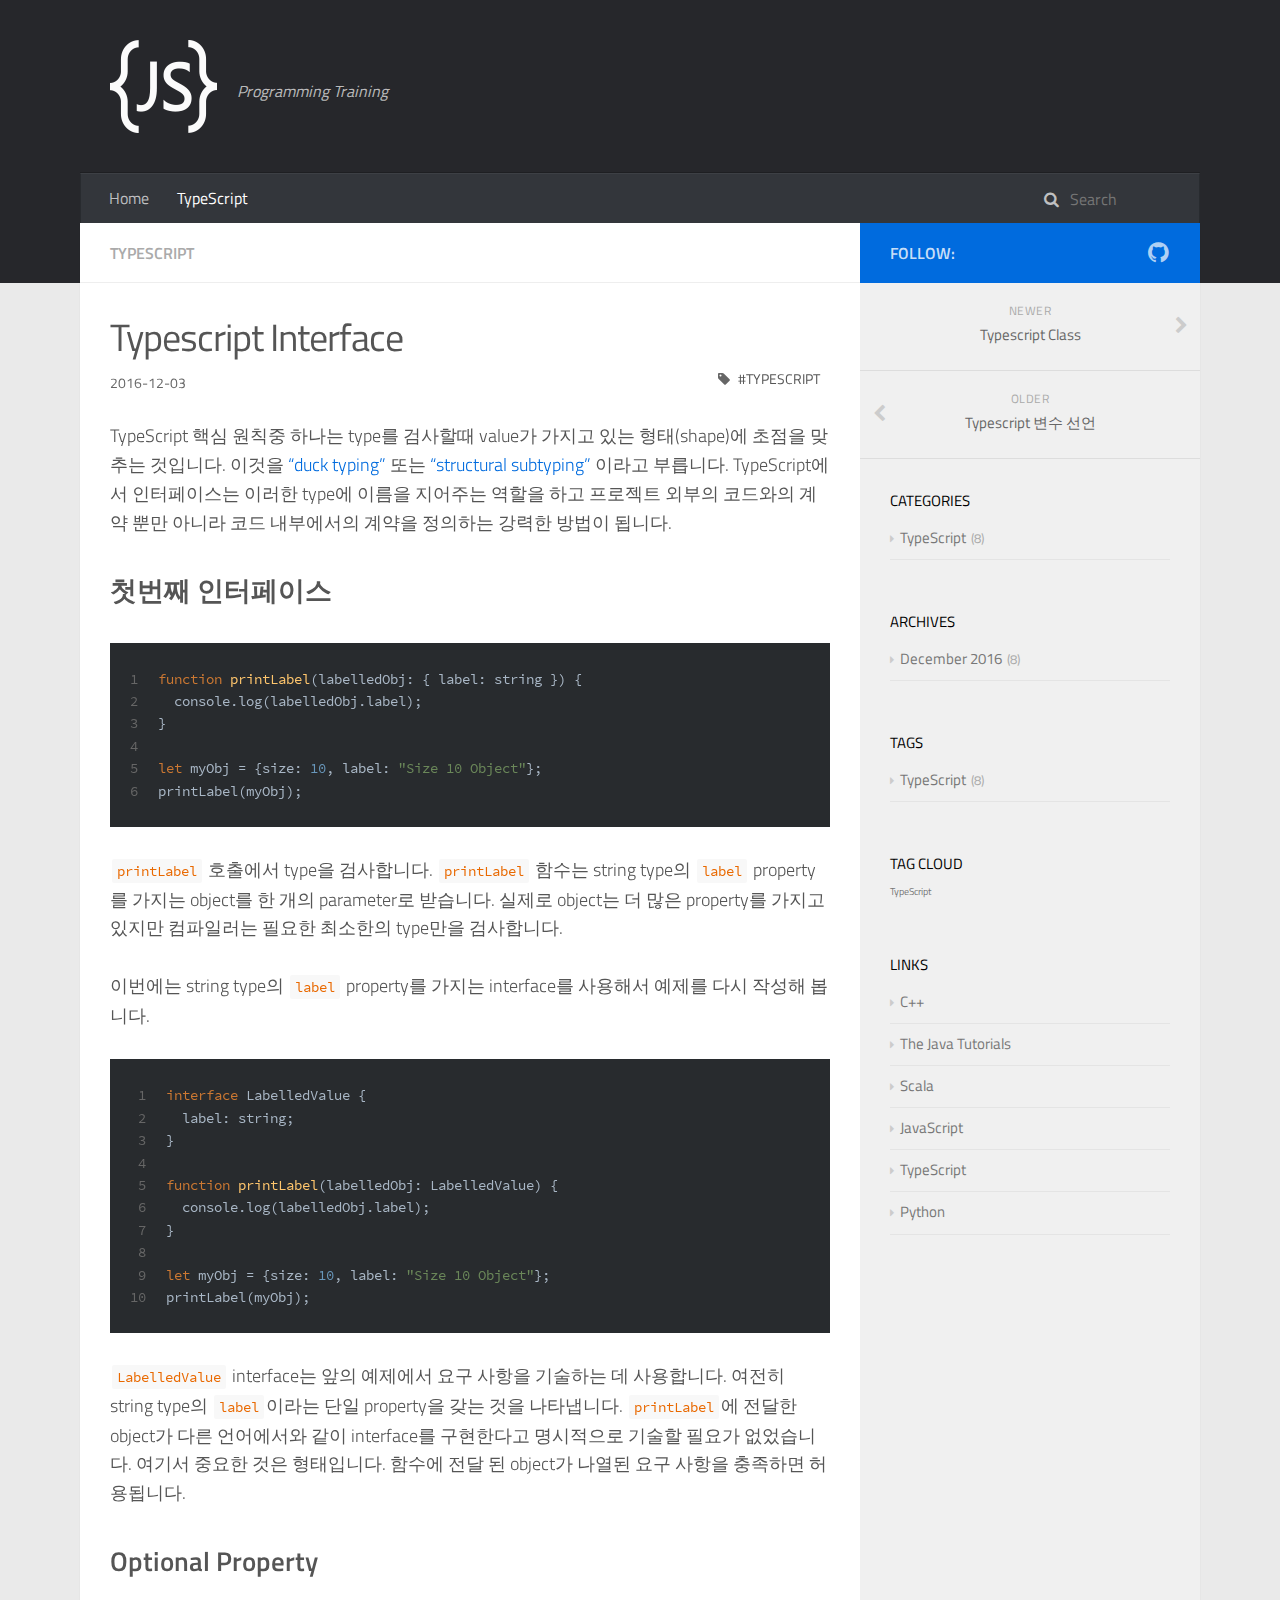
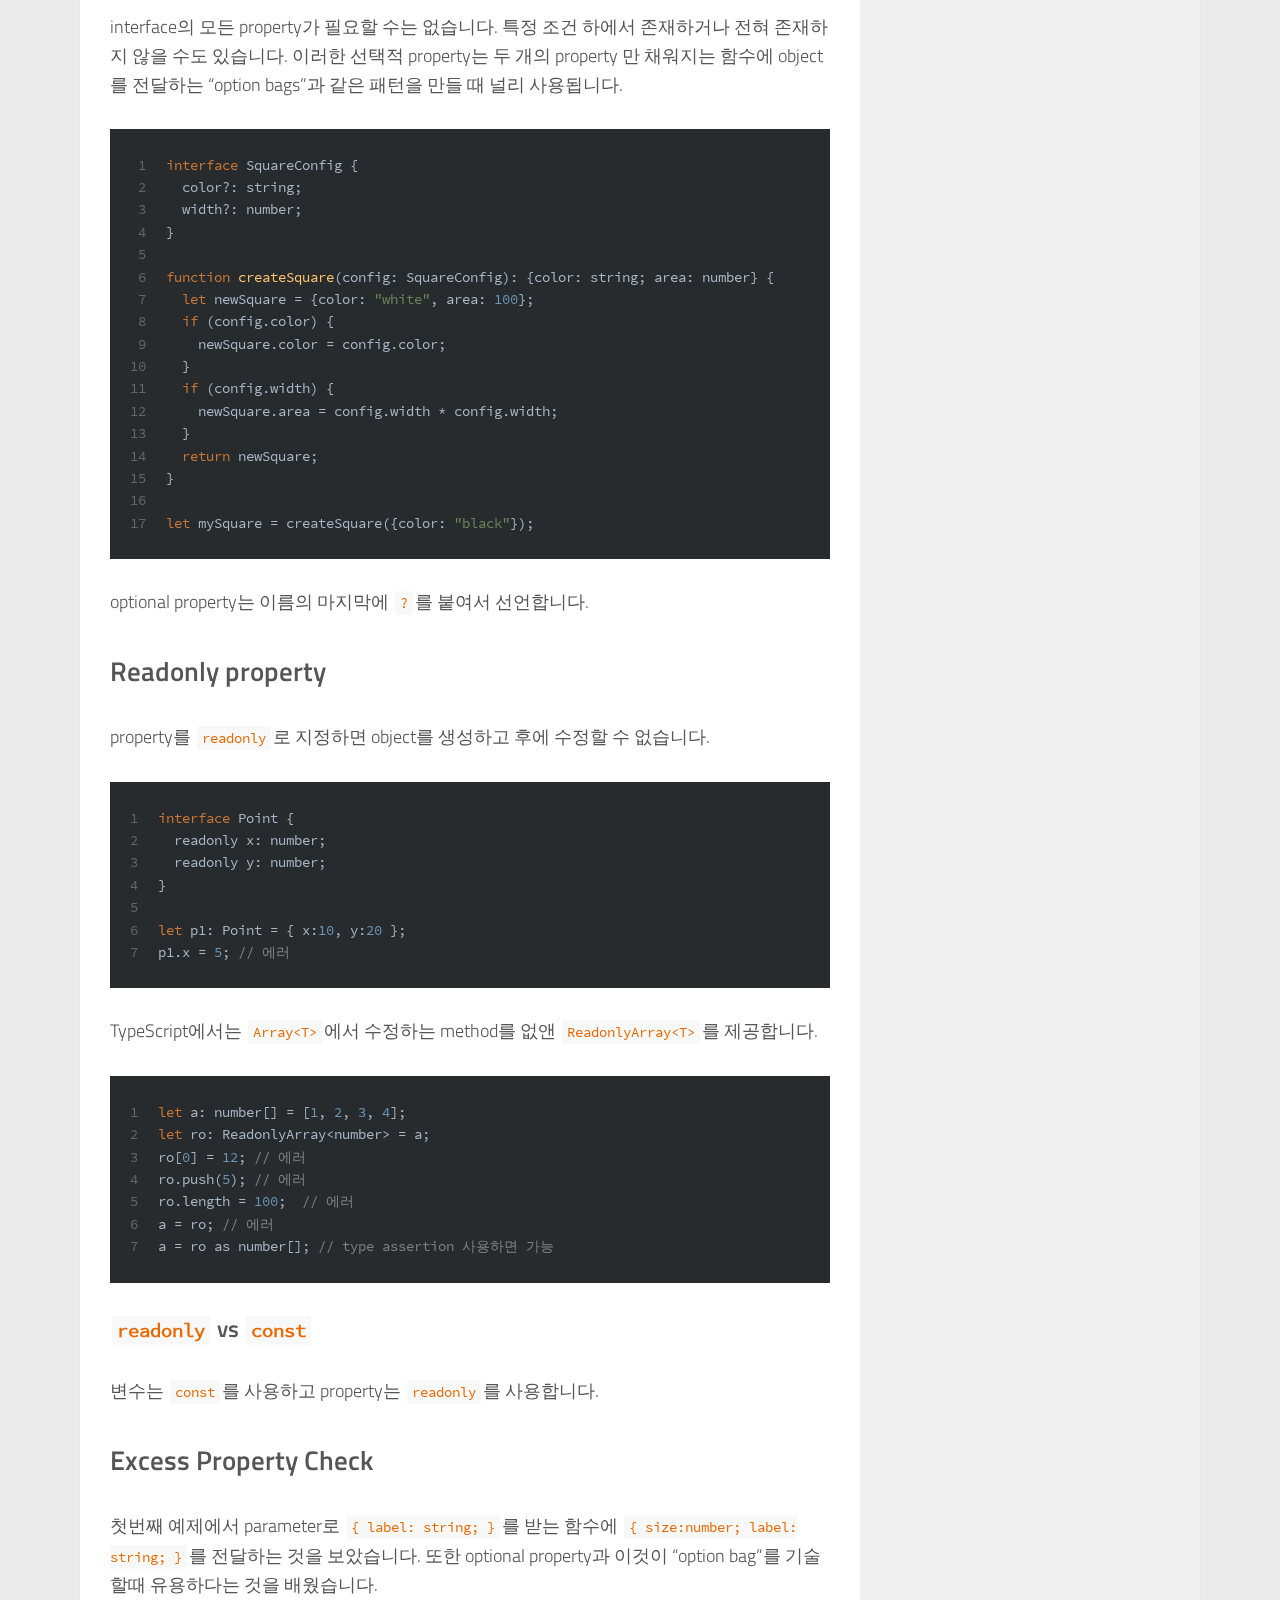
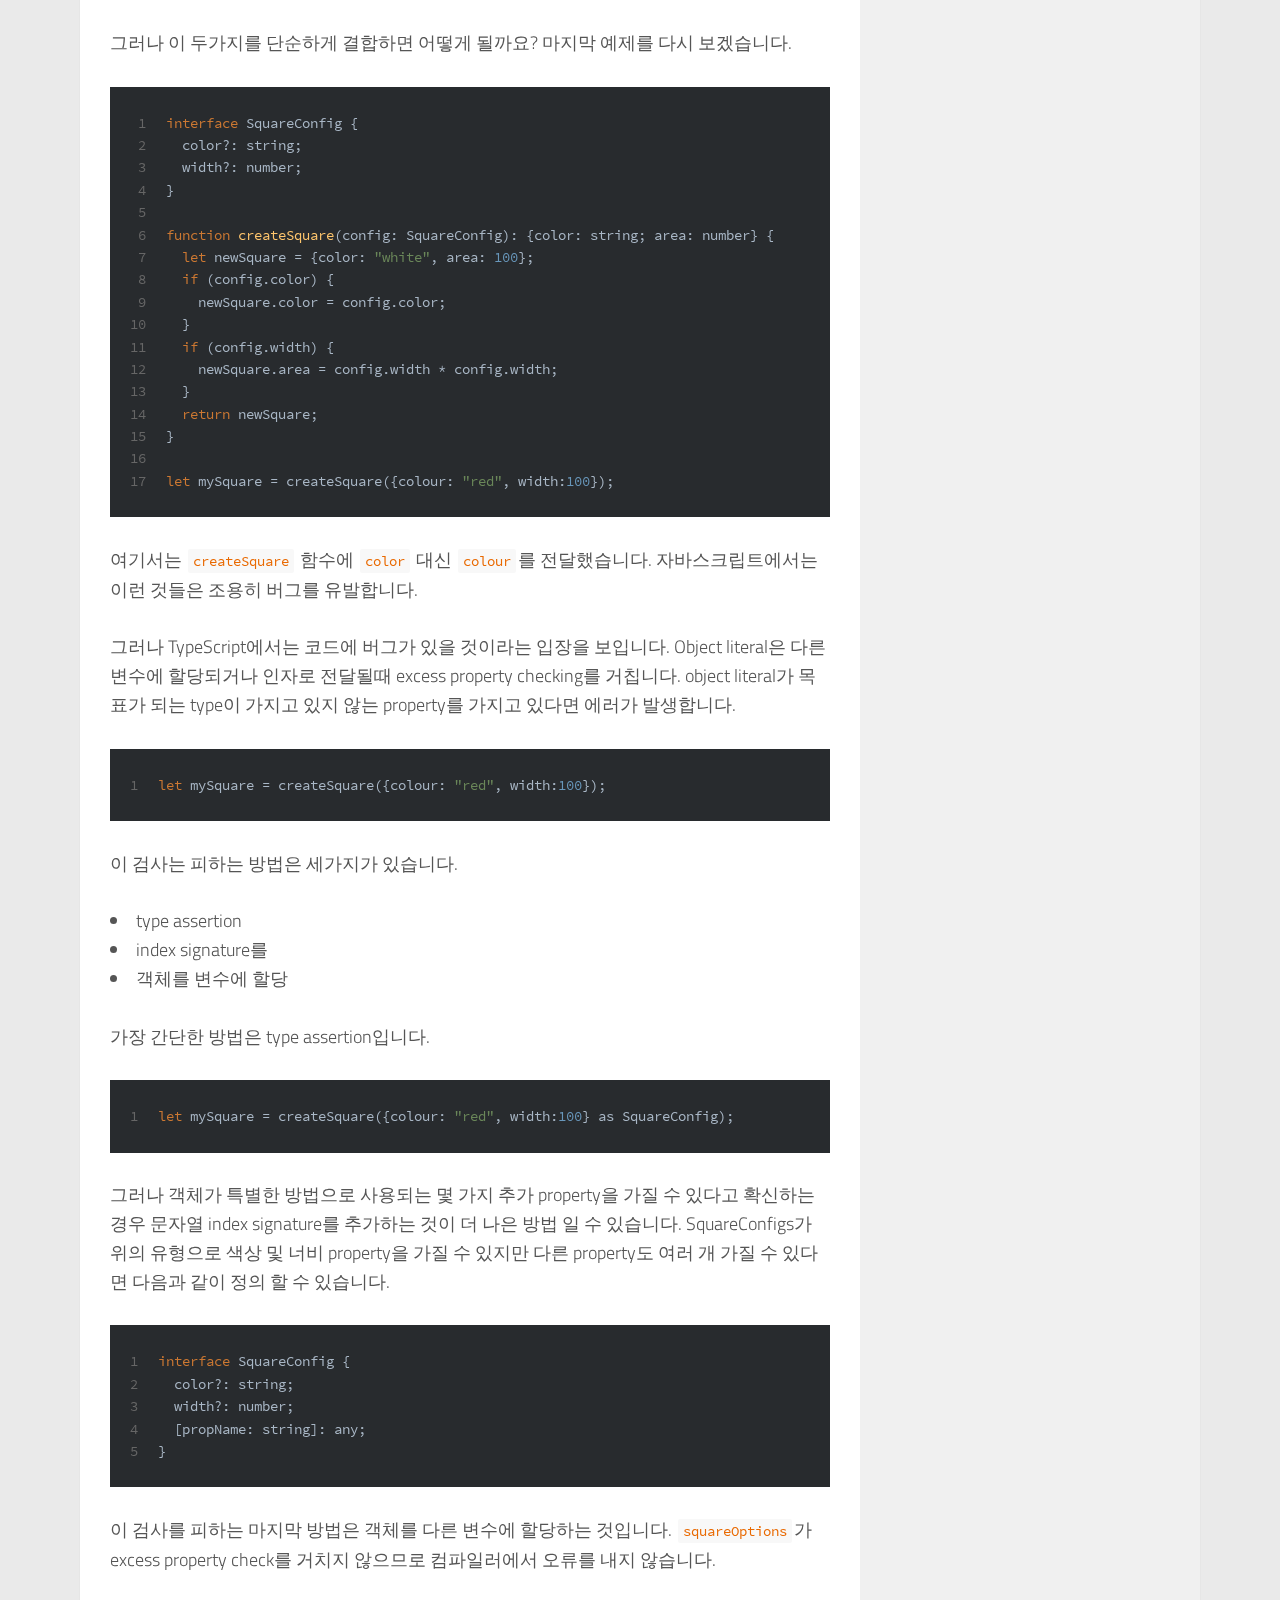
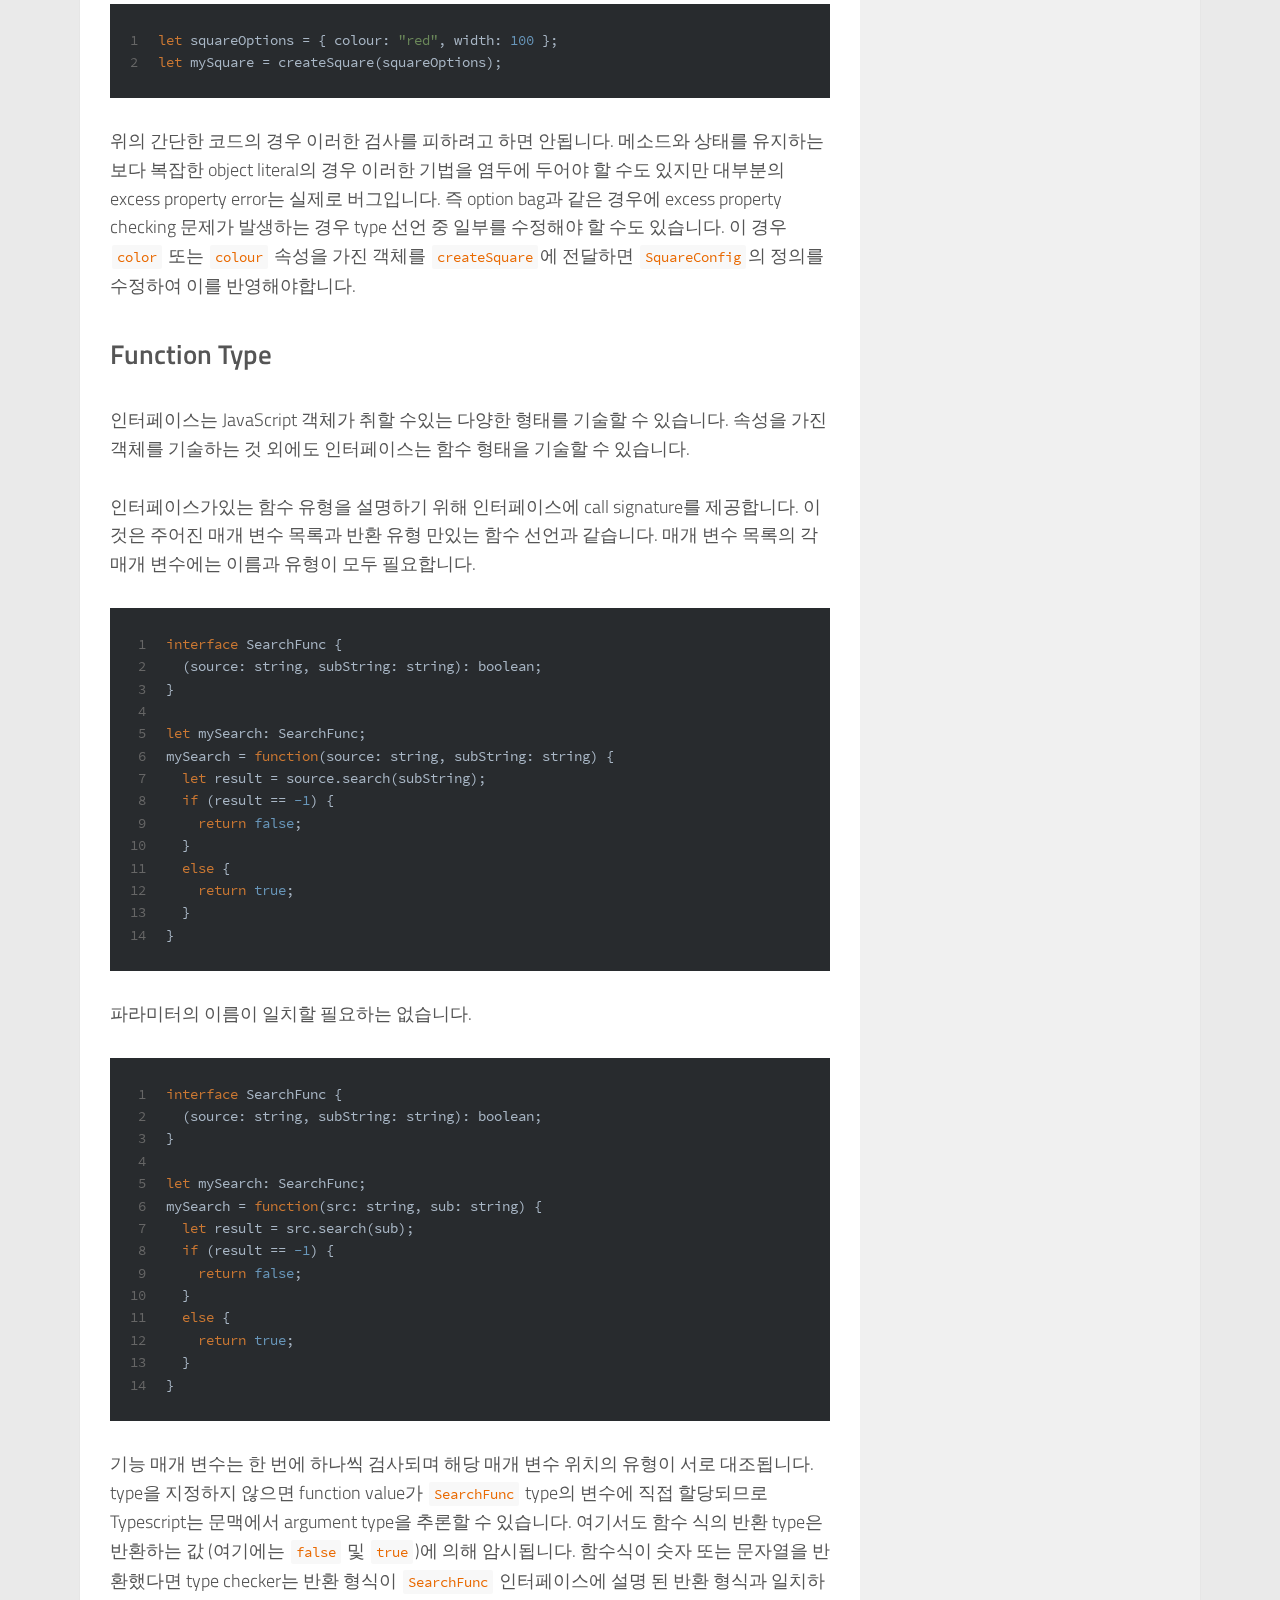
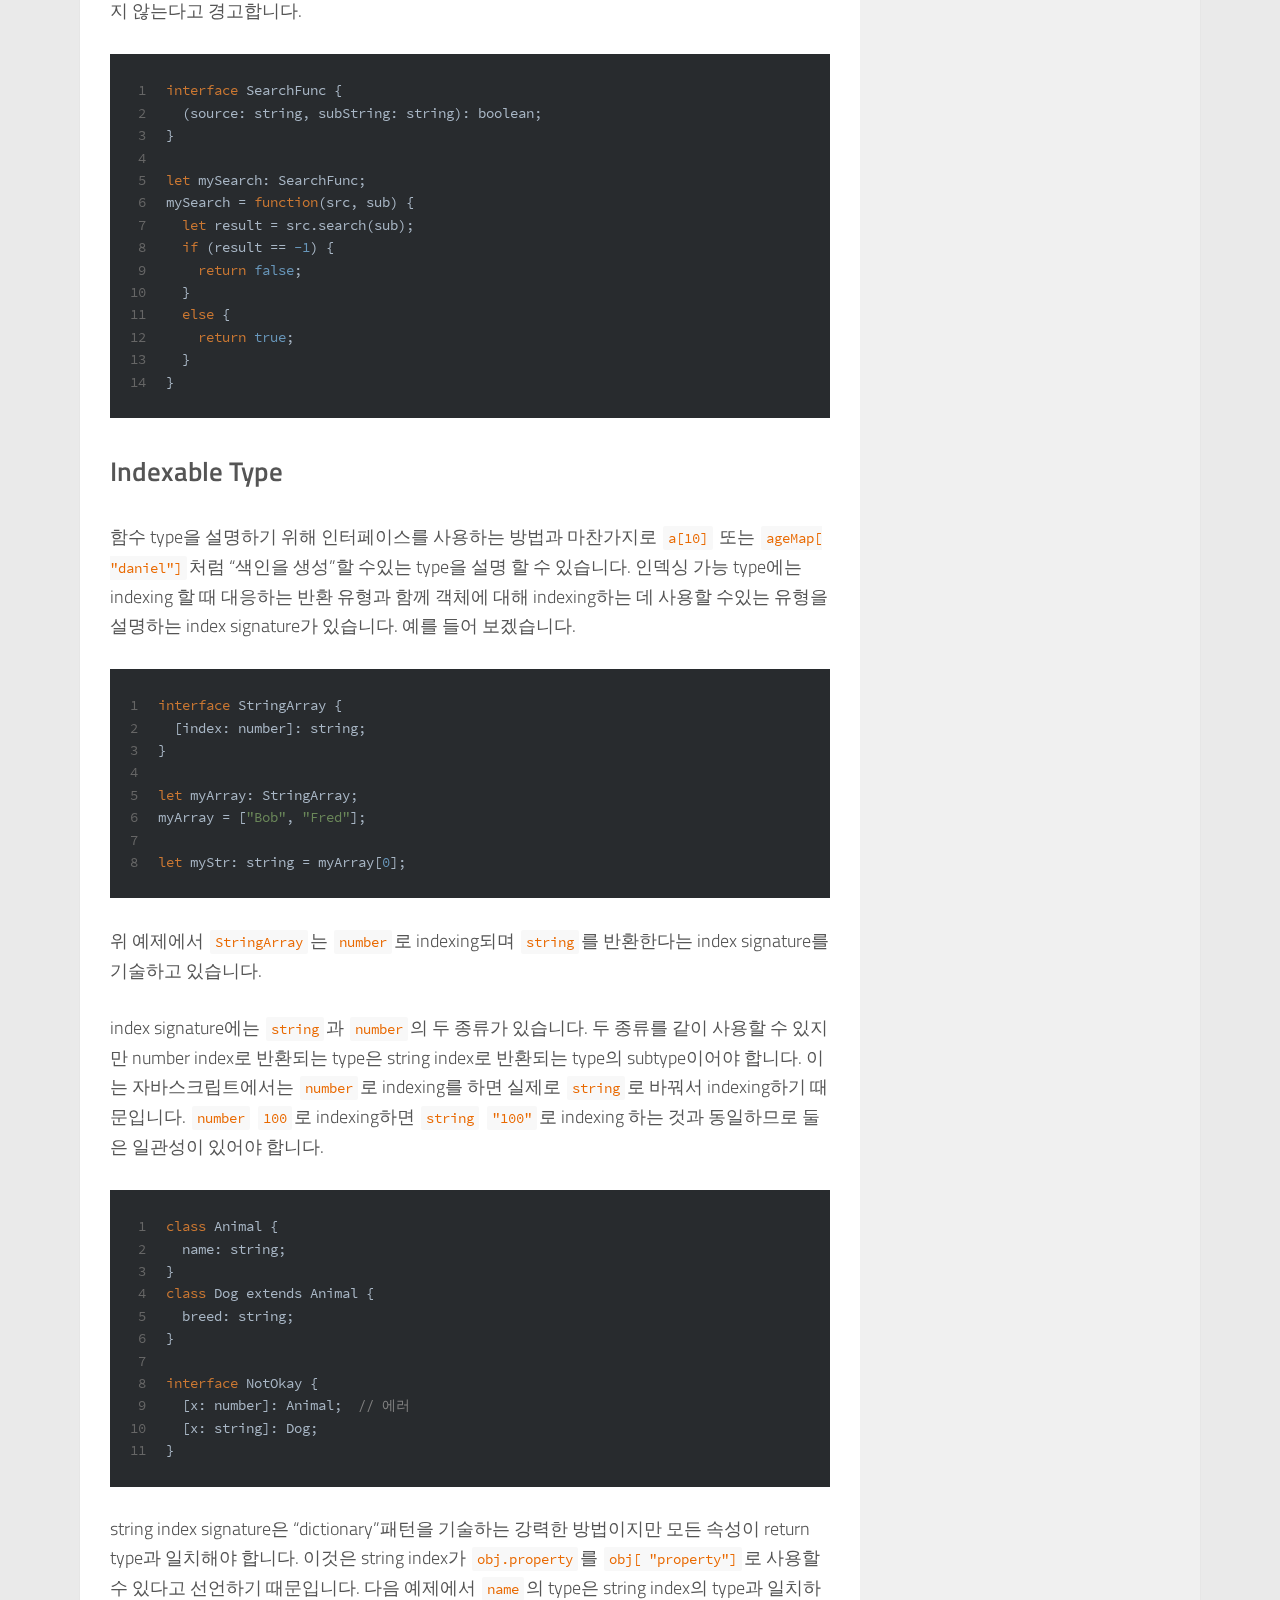
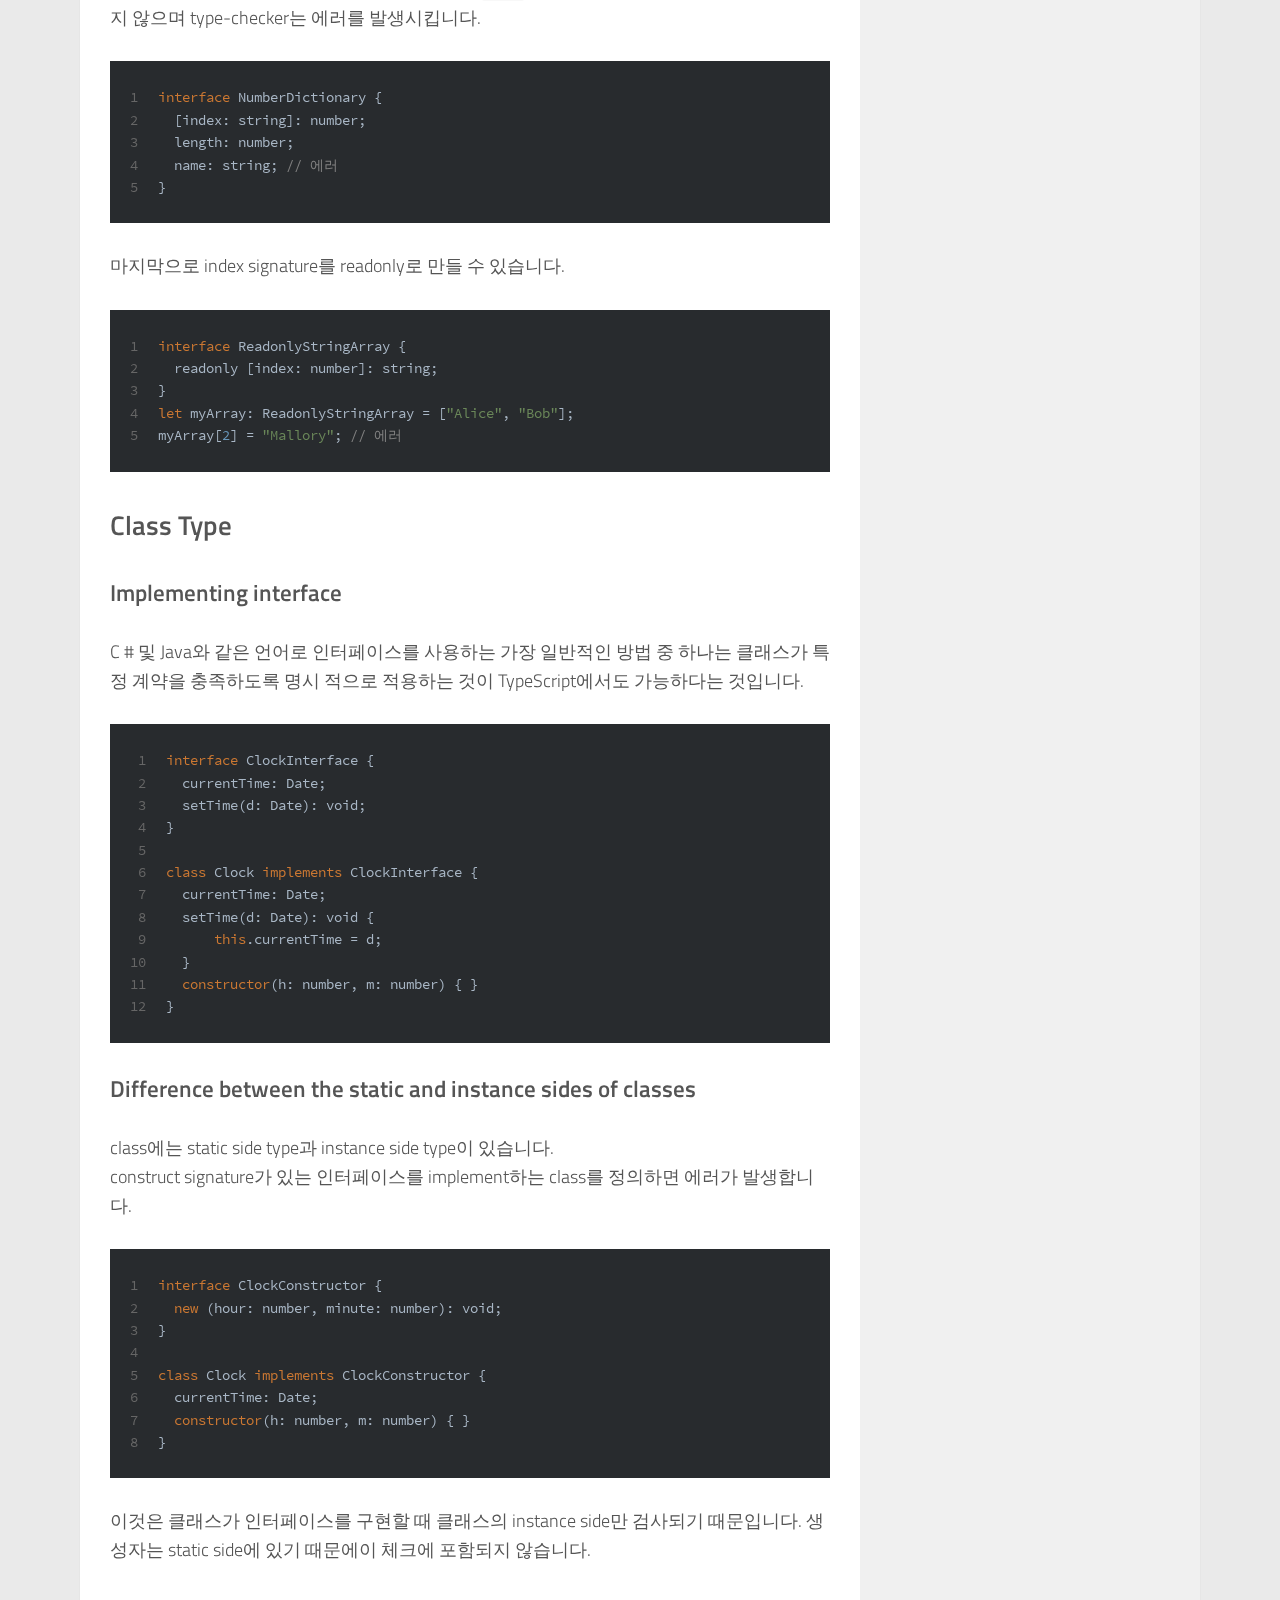
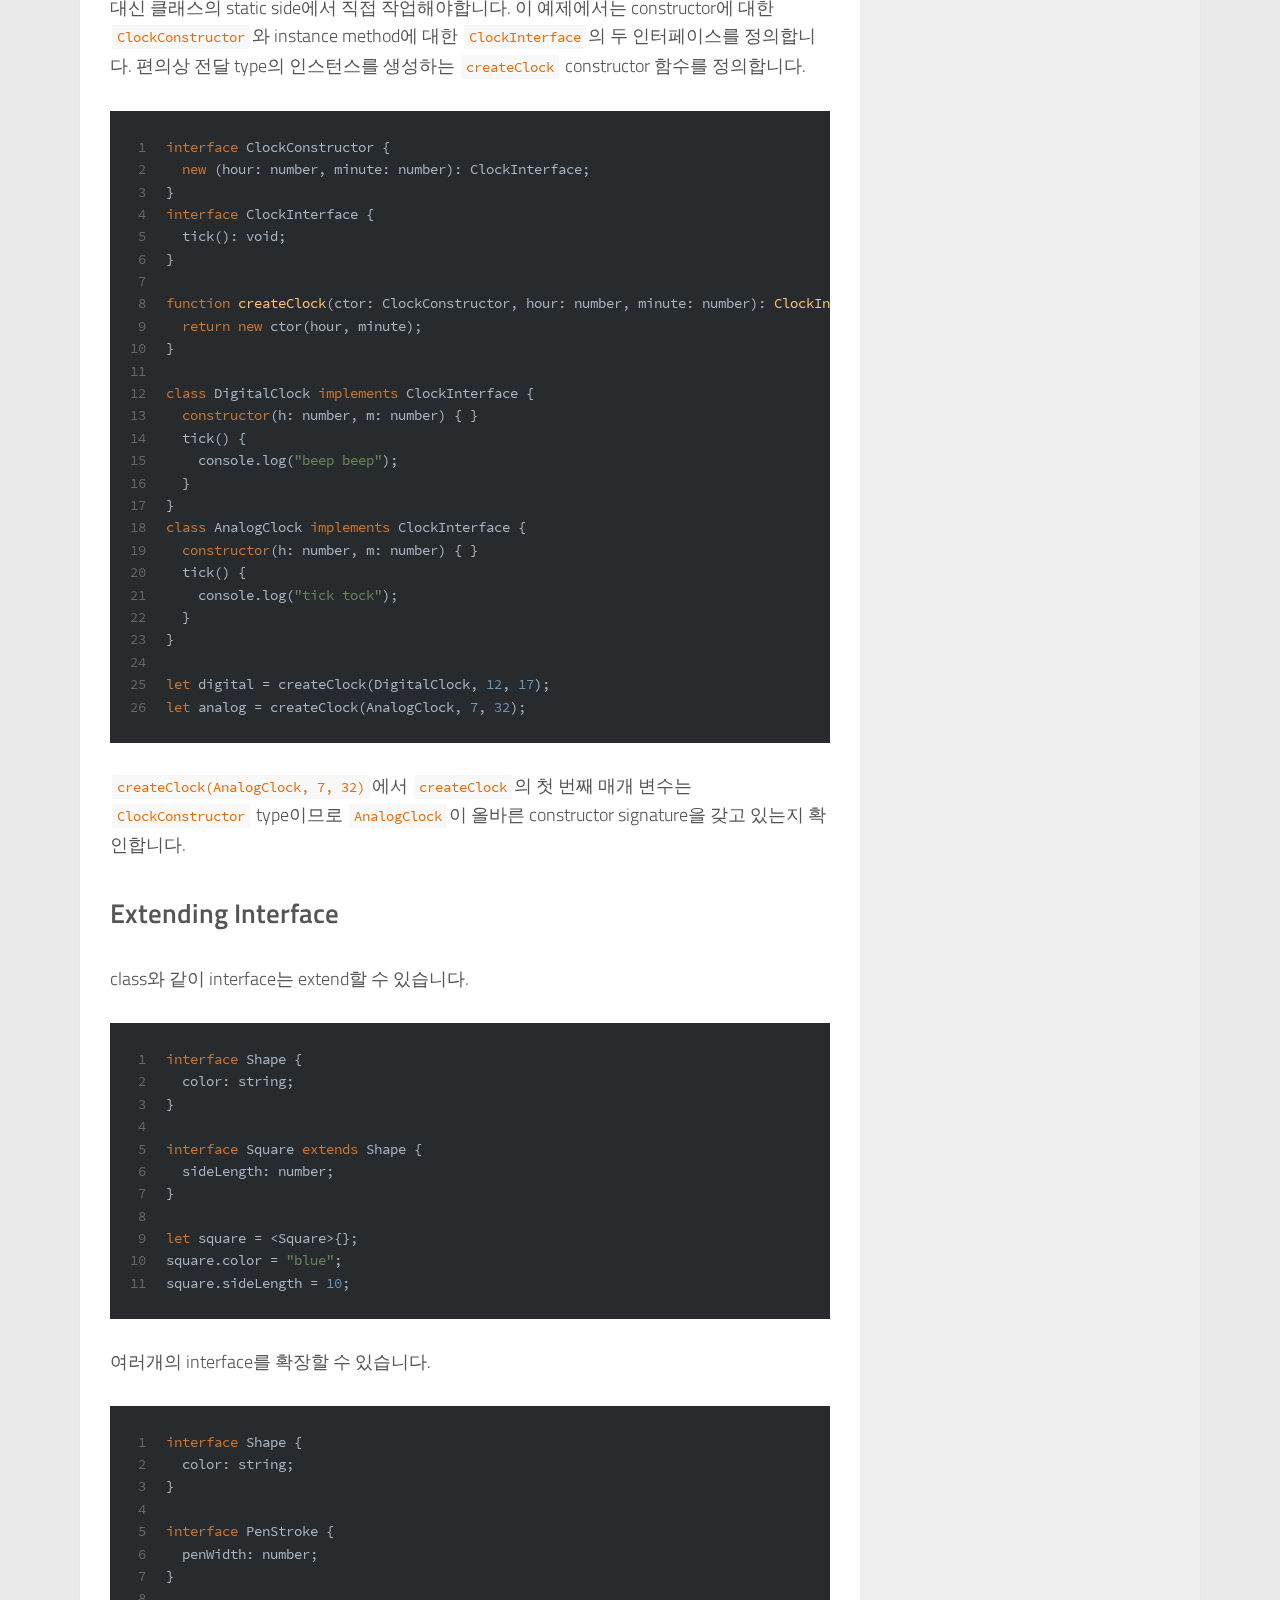
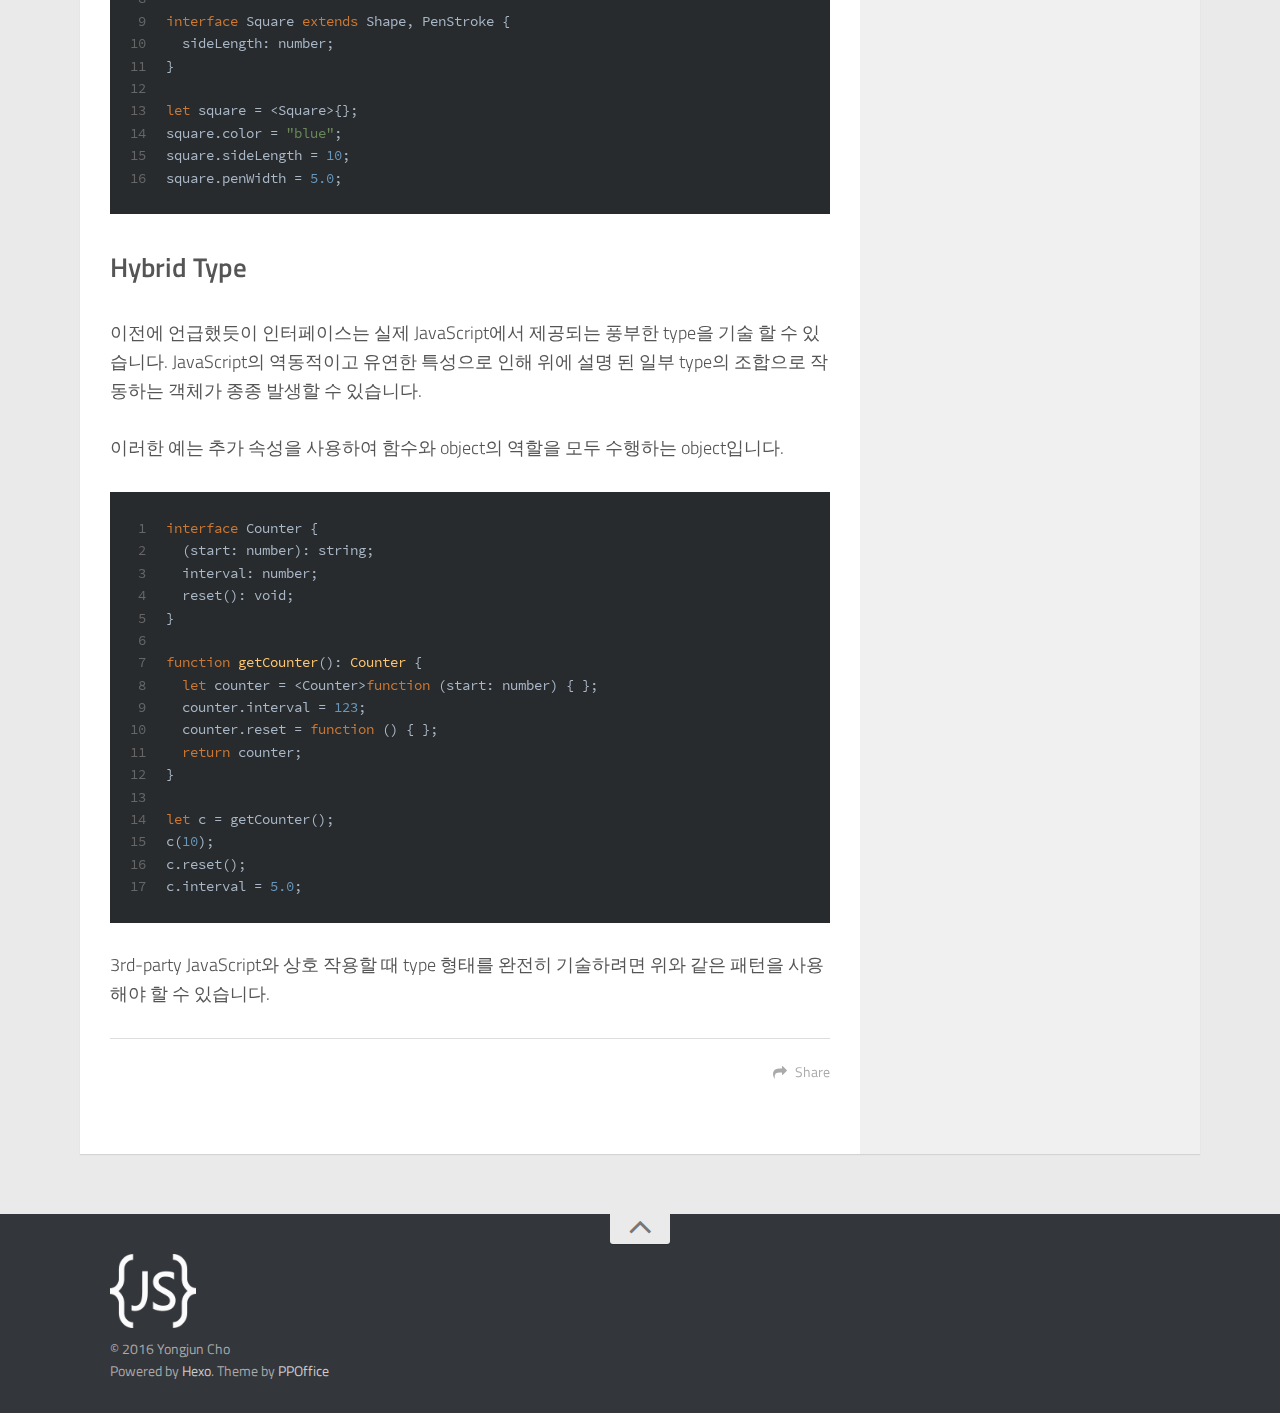
<file: TypeScript/2016-12-03-typescript-interface.html>
<!DOCTYPE html>
<html>
<head>
    <meta charset="utf-8">
    
    <title>Typescript Interface | Programming Training</title>
    <meta name="viewport" content="width=device-width, initial-scale=1, maximum-scale=1">
    
        <meta name="keywords" content="TypeScript" />
    
    <meta name="description" content="TypeScript 핵심 원칙중 하나는 type를 검사할때 value가 가지고 있는 형태(shape)에 초점을 맞추는 것입니다. 이것을 “duck typing” 또는 “structural subtyping” 이라고 부릅니다. TypeScript에서 인터페이스는 이러한 type에 이름을 지어주는 역할을 하고 프로젝트 외부의 코드와의 계약 뿐만 아니라 코드 내">
<meta property="og:type" content="article">
<meta property="og:title" content="Typescript Interface">
<meta property="og:url" content="http://dragonjun.github.io/TypeScript/2016-12-03-typescript-interface.html">
<meta property="og:site_name" content="Programming Training">
<meta property="og:description" content="TypeScript 핵심 원칙중 하나는 type를 검사할때 value가 가지고 있는 형태(shape)에 초점을 맞추는 것입니다. 이것을 “duck typing” 또는 “structural subtyping” 이라고 부릅니다. TypeScript에서 인터페이스는 이러한 type에 이름을 지어주는 역할을 하고 프로젝트 외부의 코드와의 계약 뿐만 아니라 코드 내">
<meta property="og:image" content="http://dragonjun.github.io/images/TypeScript.png">
<meta property="og:updated_time" content="2016-12-02T12:26:17.530Z">
<meta name="twitter:card" content="summary">
<meta name="twitter:title" content="Typescript Interface">
<meta name="twitter:description" content="TypeScript 핵심 원칙중 하나는 type를 검사할때 value가 가지고 있는 형태(shape)에 초점을 맞추는 것입니다. 이것을 “duck typing” 또는 “structural subtyping” 이라고 부릅니다. TypeScript에서 인터페이스는 이러한 type에 이름을 지어주는 역할을 하고 프로젝트 외부의 코드와의 계약 뿐만 아니라 코드 내">
<meta name="twitter:image" content="http://dragonjun.github.io/images/TypeScript.png">
    

    

    

    <link rel="stylesheet" href="/vendor/font-awesome/css/font-awesome.min.css">
    <link rel="stylesheet" href="/vendor/titillium-web/styles.css">
    <link rel="stylesheet" href="/vendor/source-code-pro/styles.css">

    <link rel="stylesheet" href="/css/style.css">

    <script src="/vendor/jquery/2.0.3/jquery.min.js"></script>
    
    
        <link rel="stylesheet" href="/vendor/lightgallery/css/lightgallery.min.css">
    
    
        <script type="text/javascript">
(function(i,s,o,g,r,a,m) {i['GoogleAnalyticsObject']=r;i[r]=i[r]||function() {
(i[r].q=i[r].q||[]).push(arguments)},i[r].l=1*new Date();a=s.createElement(o),
m=s.getElementsByTagName(o)[0];a.async=1;a.src=g;m.parentNode.insertBefore(a,m)
})(window,document,'script','//www.google-analytics.com/analytics.js','ga');

ga('create', 'UA-28750529-2', 'auto');
ga('send', 'pageview');

</script>
    
    

</head>

<body>
    <div id="wrap">
        <header id="header">
    <div id="header-outer" class="outer">
        <div class="container">
            <div class="container-inner">
                <div id="header-title">
                    <h1 class="logo-wrap">
                        <a href="/" class="logo"></a>
                    </h1>
                    
                        <h2 class="subtitle-wrap">
                            <p class="subtitle">Programming Training</p>
                        </h2>
                    
                </div>
                <div id="header-inner" class="nav-container">
                    <a id="main-nav-toggle" class="nav-icon fa fa-bars"></a>
                    <div class="nav-container-inner">
                        <ul id="main-nav">
                            
                                <li class="main-nav-list-item" >
                                    <a class="main-nav-list-link" href="/">Home</a>
                                </li>
                            
                                        <ul class="main-nav-list"><li class="main-nav-list-item"><a class="main-nav-list-link" href="/categories/TypeScript/">TypeScript</a></li></ul>
                                    
                        </ul>
                        <nav id="sub-nav">
                            <div id="search-form-wrap">

    <form class="search-form">
        <input type="text" class="ins-search-input search-form-input" placeholder="Search" />
        <button type="submit" class="search-form-submit"></button>
    </form>
    <div class="ins-search">
    <div class="ins-search-mask"></div>
    <div class="ins-search-container">
        <div class="ins-input-wrapper">
            <input type="text" class="ins-search-input" placeholder="Type something..." />
            <span class="ins-close ins-selectable"><i class="fa fa-times-circle"></i></span>
        </div>
        <div class="ins-section-wrapper">
            <div class="ins-section-container"></div>
        </div>
    </div>
</div>
<script>
(function (window) {
    var INSIGHT_CONFIG = {
        TRANSLATION: {
            POSTS: 'Posts',
            PAGES: 'Pages',
            CATEGORIES: 'Categories',
            TAGS: 'Tags',
            UNTITLED: '(Untitled)',
        },
        ROOT_URL: '/',
        CONTENT_URL: '/content.json',
    };
    window.INSIGHT_CONFIG = INSIGHT_CONFIG;
})(window);
</script>
<script src="/js/insight.js"></script>

</div>
                        </nav>
                    </div>
                </div>
            </div>
        </div>
    </div>
</header>
        <div class="container">
            <div class="main-body container-inner">
                <div class="main-body-inner">
                    <section id="main">
                        <div class="main-body-header">
    <h1 class="header">
    
    <a class="page-title-link" href="/categories/TypeScript/">TypeScript</a>
    </h1>
</div>
                        <div class="main-body-content">
                            <article id="post-/TypeScript/2016-12-03-typescript-interface.html" class="article article-single article-type-post" itemscope itemprop="blogPost">
    <div class="article-inner">
        
            <header class="article-header">
                
    
        <h1 class="article-title" itemprop="name">
        Typescript Interface
        </h1>
    

            </header>
        
        
            <div class="article-subtitle">
                <a href="/TypeScript/2016-12-03-typescript-interface.html" class="article-date">
    <time datetime="2016-12-02T20:00:00.000Z" itemprop="datePublished">2016-12-03</time>
</a>
                
    <ul class="article-tag-list"><li class="article-tag-list-item"><a class="article-tag-list-link" href="/tags/TypeScript/">TypeScript</a></li></ul>

            </div>
        
        
        <div class="article-entry" itemprop="articleBody">
            <p>TypeScript 핵심 원칙중 하나는 type를 검사할때 value가 가지고 있는 형태(shape)에 초점을 맞추는 것입니다. 이것을 <a href="https://en.wikipedia.org/wiki/Duck_typing" target="_blank" rel="external">“duck typing”</a> 또는 <a href="https://en.wikipedia.org/wiki/Structural_type_system" target="_blank" rel="external">“structural subtyping”</a> 이라고 부릅니다. TypeScript에서 인터페이스는 이러한 type에 이름을 지어주는 역할을 하고 프로젝트 외부의 코드와의 계약 뿐만 아니라 코드 내부에서의 계약을 정의하는 강력한 방법이 됩니다.</p>
<h2 id="첫번째-인터페이스"><a href="#첫번째-인터페이스" class="headerlink" title="첫번째 인터페이스"></a>첫번째 인터페이스</h2><figure class="highlight ts"><table><tr><td class="gutter"><pre><div class="line">1</div><div class="line">2</div><div class="line">3</div><div class="line">4</div><div class="line">5</div><div class="line">6</div></pre></td><td class="code"><pre><div class="line"><span class="function"><span class="keyword">function</span> <span class="title">printLabel</span>(<span class="params">labelledObj: &#123; label: <span class="built_in">string</span> &#125;</span>) </span>&#123;</div><div class="line">  <span class="built_in">console</span>.log(labelledObj.label);</div><div class="line">&#125;</div><div class="line"></div><div class="line"><span class="keyword">let</span> myObj = &#123;size: <span class="number">10</span>, label: <span class="string">"Size 10 Object"</span>&#125;;</div><div class="line">printLabel(myObj);</div></pre></td></tr></table></figure>
<p><code>printLabel</code> 호출에서 type을 검사합니다. <code>printLabel</code> 함수는 string type의 <code>label</code> property를 가지는 object를 한 개의 parameter로 받습니다. 실제로 object는 더 많은 property를 가지고 있지만 컴파일러는 필요한 최소한의 type만을 검사합니다.</p>
<p>이번에는 string type의 <code>label</code> property를 가지는 interface를 사용해서 예제를 다시 작성해 봅니다.</p>
<figure class="highlight ts"><table><tr><td class="gutter"><pre><div class="line">1</div><div class="line">2</div><div class="line">3</div><div class="line">4</div><div class="line">5</div><div class="line">6</div><div class="line">7</div><div class="line">8</div><div class="line">9</div><div class="line">10</div></pre></td><td class="code"><pre><div class="line"><span class="keyword">interface</span> LabelledValue &#123;</div><div class="line">  label: <span class="built_in">string</span>;</div><div class="line">&#125;</div><div class="line"></div><div class="line"><span class="function"><span class="keyword">function</span> <span class="title">printLabel</span>(<span class="params">labelledObj: LabelledValue</span>) </span>&#123;</div><div class="line">  <span class="built_in">console</span>.log(labelledObj.label);</div><div class="line">&#125;</div><div class="line"></div><div class="line"><span class="keyword">let</span> myObj = &#123;size: <span class="number">10</span>, label: <span class="string">"Size 10 Object"</span>&#125;;</div><div class="line">printLabel(myObj);</div></pre></td></tr></table></figure>
<p><code>LabelledValue</code> interface는 앞의 예제에서 요구 사항을 기술하는 데 사용합니다. 여전히 string type의 <code>label</code>이라는 단일 property을 갖는 것을 나타냅니다. <code>printLabel</code>에 전달한 object가 다른 언어에서와 같이 interface를 구현한다고 명시적으로 기술할 필요가 없었습니다. 여기서 중요한 것은 형태입니다. 함수에 전달 된 object가 나열된 요구 사항을 충족하면 허용됩니다.</p>
<h2 id="Optional-Property"><a href="#Optional-Property" class="headerlink" title="Optional Property"></a>Optional Property</h2><p>interface의 모든 property가 필요할 수는 없습니다. 특정 조건 하에서 존재하거나 전혀 존재하지 않을 수도 있습니다. 이러한 선택적 property는 두 개의 property 만 채워지는 함수에 object를 전달하는 “option bags”과 같은 패턴을 만들 때 널리 사용됩니다.</p>
<figure class="highlight ts"><table><tr><td class="gutter"><pre><div class="line">1</div><div class="line">2</div><div class="line">3</div><div class="line">4</div><div class="line">5</div><div class="line">6</div><div class="line">7</div><div class="line">8</div><div class="line">9</div><div class="line">10</div><div class="line">11</div><div class="line">12</div><div class="line">13</div><div class="line">14</div><div class="line">15</div><div class="line">16</div><div class="line">17</div></pre></td><td class="code"><pre><div class="line"><span class="keyword">interface</span> SquareConfig &#123;</div><div class="line">  color?: <span class="built_in">string</span>;</div><div class="line">  width?: <span class="built_in">number</span>;</div><div class="line">&#125;</div><div class="line"></div><div class="line"><span class="function"><span class="keyword">function</span> <span class="title">createSquare</span>(<span class="params">config: SquareConfig</span>): </span>&#123;color: <span class="built_in">string</span>; area: <span class="built_in">number</span>&#125; &#123;</div><div class="line">  <span class="keyword">let</span> newSquare = &#123;color: <span class="string">"white"</span>, area: <span class="number">100</span>&#125;;</div><div class="line">  <span class="keyword">if</span> (config.color) &#123;</div><div class="line">    newSquare.color = config.color;</div><div class="line">  &#125;</div><div class="line">  <span class="keyword">if</span> (config.width) &#123;</div><div class="line">    newSquare.area = config.width * config.width;</div><div class="line">  &#125;</div><div class="line">  <span class="keyword">return</span> newSquare;</div><div class="line">&#125;</div><div class="line"></div><div class="line"><span class="keyword">let</span> mySquare = createSquare(&#123;color: <span class="string">"black"</span>&#125;);</div></pre></td></tr></table></figure>
<p>optional property는 이름의 마지막에 <code>?</code>를 붙여서 선언합니다.</p>
<h2 id="Readonly-property"><a href="#Readonly-property" class="headerlink" title="Readonly property"></a>Readonly property</h2><p>property를 <code>readonly</code>로 지정하면 object를 생성하고 후에 수정할 수 없습니다.</p>
<figure class="highlight ts"><table><tr><td class="gutter"><pre><div class="line">1</div><div class="line">2</div><div class="line">3</div><div class="line">4</div><div class="line">5</div><div class="line">6</div><div class="line">7</div></pre></td><td class="code"><pre><div class="line"><span class="keyword">interface</span> Point &#123;</div><div class="line">  readonly x: <span class="built_in">number</span>;</div><div class="line">  readonly y: <span class="built_in">number</span>;</div><div class="line">&#125;</div><div class="line"></div><div class="line"><span class="keyword">let</span> p1: Point = &#123; x:<span class="number">10</span>, y:<span class="number">20</span> &#125;;</div><div class="line">p1.x = <span class="number">5</span>; <span class="comment">// 에러</span></div></pre></td></tr></table></figure>
<p>TypeScript에서는 <code>Array&lt;T&gt;</code>에서 수정하는 method를 없앤 <code>ReadonlyArray&lt;T&gt;</code>를 제공합니다.</p>
<figure class="highlight ts"><table><tr><td class="gutter"><pre><div class="line">1</div><div class="line">2</div><div class="line">3</div><div class="line">4</div><div class="line">5</div><div class="line">6</div><div class="line">7</div></pre></td><td class="code"><pre><div class="line"><span class="keyword">let</span> a: <span class="built_in">number</span>[] = [<span class="number">1</span>, <span class="number">2</span>, <span class="number">3</span>, <span class="number">4</span>];</div><div class="line"><span class="keyword">let</span> ro: ReadonlyArray&lt;<span class="built_in">number</span>&gt; = a;</div><div class="line">ro[<span class="number">0</span>] = <span class="number">12</span>; <span class="comment">// 에러</span></div><div class="line">ro.push(<span class="number">5</span>); <span class="comment">// 에러</span></div><div class="line">ro.length = <span class="number">100</span>;  <span class="comment">// 에러</span></div><div class="line">a = ro; <span class="comment">// 에러</span></div><div class="line">a = ro as <span class="built_in">number</span>[]; <span class="comment">// type assertion 사용하면 가능</span></div></pre></td></tr></table></figure>
<h3 id="readonly-vs-const"><a href="#readonly-vs-const" class="headerlink" title="readonly vs const"></a><code>readonly</code> vs <code>const</code></h3><p>변수는 <code>const</code>를 사용하고 property는 <code>readonly</code>를 사용합니다.</p>
<h2 id="Excess-Property-Check"><a href="#Excess-Property-Check" class="headerlink" title="Excess Property Check"></a>Excess Property Check</h2><p>첫번째 예제에서 parameter로 <code>{ label: string; }</code>를 받는 함수에  <code>{ size:number; label: string; }</code>를 전달하는 것을 보았습니다. 또한 optional property과 이것이 “option bag”를 기술할때 유용하다는 것을 배웠습니다.</p>
<p>그러나 이 두가지를 단순하게 결합하면 어떻게 될까요? 마지막 예제를 다시 보겠습니다.</p>
<figure class="highlight ts"><table><tr><td class="gutter"><pre><div class="line">1</div><div class="line">2</div><div class="line">3</div><div class="line">4</div><div class="line">5</div><div class="line">6</div><div class="line">7</div><div class="line">8</div><div class="line">9</div><div class="line">10</div><div class="line">11</div><div class="line">12</div><div class="line">13</div><div class="line">14</div><div class="line">15</div><div class="line">16</div><div class="line">17</div></pre></td><td class="code"><pre><div class="line"><span class="keyword">interface</span> SquareConfig &#123;</div><div class="line">  color?: <span class="built_in">string</span>;</div><div class="line">  width?: <span class="built_in">number</span>;</div><div class="line">&#125;</div><div class="line"></div><div class="line"><span class="function"><span class="keyword">function</span> <span class="title">createSquare</span>(<span class="params">config: SquareConfig</span>): </span>&#123;color: <span class="built_in">string</span>; area: <span class="built_in">number</span>&#125; &#123;</div><div class="line">  <span class="keyword">let</span> newSquare = &#123;color: <span class="string">"white"</span>, area: <span class="number">100</span>&#125;;</div><div class="line">  <span class="keyword">if</span> (config.color) &#123;</div><div class="line">    newSquare.color = config.color;</div><div class="line">  &#125;</div><div class="line">  <span class="keyword">if</span> (config.width) &#123;</div><div class="line">    newSquare.area = config.width * config.width;</div><div class="line">  &#125;</div><div class="line">  <span class="keyword">return</span> newSquare;</div><div class="line">&#125;</div><div class="line"></div><div class="line"><span class="keyword">let</span> mySquare = createSquare(&#123;colour: <span class="string">"red"</span>, width:<span class="number">100</span>&#125;);</div></pre></td></tr></table></figure>
<p>여기서는 <code>createSquare</code> 함수에 <code>color</code> 대신 <code>colour</code>를 전달했습니다. 자바스크립트에서는 이런 것들은  조용히 버그를 유발합니다.</p>
<p>그러나 TypeScript에서는 코드에 버그가 있을 것이라는 입장을 보입니다. Object literal은 다른 변수에 할당되거나 인자로 전달될때 excess property checking를 거칩니다. object literal가 목표가 되는 type이 가지고 있지 않는 property를 가지고 있다면 에러가 발생합니다.</p>
<figure class="highlight ts"><table><tr><td class="gutter"><pre><div class="line">1</div></pre></td><td class="code"><pre><div class="line"><span class="keyword">let</span> mySquare = createSquare(&#123;colour: <span class="string">"red"</span>, width:<span class="number">100</span>&#125;);</div></pre></td></tr></table></figure>
<p>이 검사는 피하는 방법은 세가지가 있습니다.</p>
<ul>
<li>type assertion</li>
<li>index signature를</li>
<li>객체를 변수에 할당</li>
</ul>
<p>가장 간단한 방법은 type assertion입니다.</p>
<figure class="highlight ts"><table><tr><td class="gutter"><pre><div class="line">1</div></pre></td><td class="code"><pre><div class="line"><span class="keyword">let</span> mySquare = createSquare(&#123;colour: <span class="string">"red"</span>, width:<span class="number">100</span>&#125; as SquareConfig);</div></pre></td></tr></table></figure>
<p>그러나 객체가 특별한 방법으로 사용되는 몇 가지 추가 property을 가질 수 있다고 확신하는 경우 문자열 index signature를 추가하는 것이 더 나은 방법 일 수 있습니다. SquareConfigs가 위의 유형으로 색상 및 너비 property을 가질 수 있지만 다른 property도 여러 개 가질 수 있다면 다음과 같이 정의 할 수 있습니다.</p>
<figure class="highlight ts"><table><tr><td class="gutter"><pre><div class="line">1</div><div class="line">2</div><div class="line">3</div><div class="line">4</div><div class="line">5</div></pre></td><td class="code"><pre><div class="line"><span class="keyword">interface</span> SquareConfig &#123;</div><div class="line">  color?: <span class="built_in">string</span>;</div><div class="line">  width?: <span class="built_in">number</span>;</div><div class="line">  [propName: <span class="built_in">string</span>]: <span class="built_in">any</span>;</div><div class="line">&#125;</div></pre></td></tr></table></figure>
<p>이 검사를 피하는 마지막 방법은 객체를 다른 변수에 할당하는 것입니다. <code>squareOptions</code>가 excess property check를 거치지 않으므로 컴파일러에서 오류를 내지 않습니다.</p>
<figure class="highlight ts"><table><tr><td class="gutter"><pre><div class="line">1</div><div class="line">2</div></pre></td><td class="code"><pre><div class="line"><span class="keyword">let</span> squareOptions = &#123; colour: <span class="string">"red"</span>, width: <span class="number">100</span> &#125;;</div><div class="line"><span class="keyword">let</span> mySquare = createSquare(squareOptions);</div></pre></td></tr></table></figure>
<p>위의 간단한 코드의 경우 이러한 검사를 피하려고 하면 안됩니다. 메소드와 상태를 유지하는 보다 복잡한 object literal의 경우 이러한 기법을 염두에 두어야 할 수도 있지만 대부분의 excess property error는 실제로 버그입니다. 즉 option bag과 같은 경우에 excess property checking 문제가 발생하는 경우 type 선언 중 일부를 수정해야 할 수도 있습니다. 이 경우 <code>color</code> 또는 <code>colour</code> 속성을 가진 객체를 <code>createSquare</code>에 전달하면 <code>SquareConfig</code>의 정의를 수정하여 이를 반영해야합니다.</p>
<h2 id="Function-Type"><a href="#Function-Type" class="headerlink" title="Function Type"></a>Function Type</h2><p>인터페이스는 JavaScript 객체가 취할 수있는 다양한 형태를 기술할 수 있습니다. 속성을 가진 객체를 기술하는 것 외에도 인터페이스는 함수 형태을 기술할 수 있습니다.</p>
<p>인터페이스가있는 함수 유형을 설명하기 위해 인터페이스에 call signature를 제공합니다. 이것은 주어진 매개 변수 목록과 반환 유형 만있는 함수 선언과 같습니다. 매개 변수 목록의 각 매개 변수에는 이름과 유형이 모두 필요합니다.</p>
<figure class="highlight ts"><table><tr><td class="gutter"><pre><div class="line">1</div><div class="line">2</div><div class="line">3</div><div class="line">4</div><div class="line">5</div><div class="line">6</div><div class="line">7</div><div class="line">8</div><div class="line">9</div><div class="line">10</div><div class="line">11</div><div class="line">12</div><div class="line">13</div><div class="line">14</div></pre></td><td class="code"><pre><div class="line"><span class="keyword">interface</span> SearchFunc &#123;</div><div class="line">  (source: <span class="built_in">string</span>, subString: <span class="built_in">string</span>): <span class="built_in">boolean</span>;</div><div class="line">&#125;</div><div class="line"></div><div class="line"><span class="keyword">let</span> mySearch: SearchFunc;</div><div class="line">mySearch = <span class="function"><span class="keyword">function</span>(<span class="params">source: <span class="built_in">string</span>, subString: <span class="built_in">string</span></span>) </span>&#123;</div><div class="line">  <span class="keyword">let</span> result = source.search(subString);</div><div class="line">  <span class="keyword">if</span> (result == <span class="number">-1</span>) &#123;</div><div class="line">    <span class="keyword">return</span> <span class="literal">false</span>;</div><div class="line">  &#125;</div><div class="line">  <span class="keyword">else</span> &#123;</div><div class="line">    <span class="keyword">return</span> <span class="literal">true</span>;</div><div class="line">  &#125;</div><div class="line">&#125;</div></pre></td></tr></table></figure>
<p>파라미터의 이름이 일치할 필요하는 없습니다.</p>
<figure class="highlight ts"><table><tr><td class="gutter"><pre><div class="line">1</div><div class="line">2</div><div class="line">3</div><div class="line">4</div><div class="line">5</div><div class="line">6</div><div class="line">7</div><div class="line">8</div><div class="line">9</div><div class="line">10</div><div class="line">11</div><div class="line">12</div><div class="line">13</div><div class="line">14</div></pre></td><td class="code"><pre><div class="line"><span class="keyword">interface</span> SearchFunc &#123;</div><div class="line">  (source: <span class="built_in">string</span>, subString: <span class="built_in">string</span>): <span class="built_in">boolean</span>;</div><div class="line">&#125;</div><div class="line"></div><div class="line"><span class="keyword">let</span> mySearch: SearchFunc;</div><div class="line">mySearch = <span class="function"><span class="keyword">function</span>(<span class="params">src: <span class="built_in">string</span>, sub: <span class="built_in">string</span></span>) </span>&#123;</div><div class="line">  <span class="keyword">let</span> result = src.search(sub);</div><div class="line">  <span class="keyword">if</span> (result == <span class="number">-1</span>) &#123;</div><div class="line">    <span class="keyword">return</span> <span class="literal">false</span>;</div><div class="line">  &#125;</div><div class="line">  <span class="keyword">else</span> &#123;</div><div class="line">    <span class="keyword">return</span> <span class="literal">true</span>;</div><div class="line">  &#125;</div><div class="line">&#125;</div></pre></td></tr></table></figure>
<p>기능 매개 변수는 한 번에 하나씩 검사되며 해당 매개 변수 위치의 유형이 서로 대조됩니다. type을 지정하지 않으면 function value가 <code>SearchFunc</code> type의 변수에 직접 할당되므로 Typescript는 문맥에서 argument type을 추론할 수 있습니다. 여기서도 함수 식의 반환 type은 반환하는 값 (여기에는 <code>false</code> 및 <code>true</code>)에 의해 암시됩니다. 함수식이 숫자 또는 문자열을 반환했다면 type checker는 반환 형식이 <code>SearchFunc</code> 인터페이스에 설명 된 반환 형식과 일치하지 않는다고 경고합니다.</p>
<figure class="highlight ts"><table><tr><td class="gutter"><pre><div class="line">1</div><div class="line">2</div><div class="line">3</div><div class="line">4</div><div class="line">5</div><div class="line">6</div><div class="line">7</div><div class="line">8</div><div class="line">9</div><div class="line">10</div><div class="line">11</div><div class="line">12</div><div class="line">13</div><div class="line">14</div></pre></td><td class="code"><pre><div class="line"><span class="keyword">interface</span> SearchFunc &#123;</div><div class="line">  (source: <span class="built_in">string</span>, subString: <span class="built_in">string</span>): <span class="built_in">boolean</span>;</div><div class="line">&#125;</div><div class="line"></div><div class="line"><span class="keyword">let</span> mySearch: SearchFunc;</div><div class="line">mySearch = <span class="function"><span class="keyword">function</span>(<span class="params">src, sub</span>) </span>&#123;</div><div class="line">  <span class="keyword">let</span> result = src.search(sub);</div><div class="line">  <span class="keyword">if</span> (result == <span class="number">-1</span>) &#123;</div><div class="line">    <span class="keyword">return</span> <span class="literal">false</span>;</div><div class="line">  &#125;</div><div class="line">  <span class="keyword">else</span> &#123;</div><div class="line">    <span class="keyword">return</span> <span class="literal">true</span>;</div><div class="line">  &#125;</div><div class="line">&#125;</div></pre></td></tr></table></figure>
<h2 id="Indexable-Type"><a href="#Indexable-Type" class="headerlink" title="Indexable Type"></a>Indexable Type</h2><p>함수 type을 설명하기 위해 인터페이스를 사용하는 방법과 마찬가지로 <code>a[10]</code> 또는 <code>ageMap[ &quot;daniel&quot;]</code>처럼 “색인을 생성”할 수있는 type을 설명 할 수 있습니다. 인덱싱 가능 type에는 indexing 할 때 대응하는 반환 유형과 함께 객체에 대해 indexing하는 데 사용할 수있는 유형을 설명하는 index signature가 있습니다. 예를 들어 보겠습니다.</p>
<figure class="highlight ts"><table><tr><td class="gutter"><pre><div class="line">1</div><div class="line">2</div><div class="line">3</div><div class="line">4</div><div class="line">5</div><div class="line">6</div><div class="line">7</div><div class="line">8</div></pre></td><td class="code"><pre><div class="line"><span class="keyword">interface</span> StringArray &#123;</div><div class="line">  [index: <span class="built_in">number</span>]: <span class="built_in">string</span>;</div><div class="line">&#125;</div><div class="line"></div><div class="line"><span class="keyword">let</span> myArray: StringArray;</div><div class="line">myArray = [<span class="string">"Bob"</span>, <span class="string">"Fred"</span>];</div><div class="line"></div><div class="line"><span class="keyword">let</span> myStr: <span class="built_in">string</span> = myArray[<span class="number">0</span>];</div></pre></td></tr></table></figure>
<p>위 예제에서 <code>StringArray</code>는 <code>number</code>로 indexing되며 <code>string</code>를 반환한다는 index signature를 기술하고 있습니다.</p>
<p>index signature에는 <code>string</code>과 <code>number</code>의 두 종류가 있습니다. 두 종류를 같이 사용할 수 있지만 number index로 반환되는 type은 string index로 반환되는 type의 subtype이어야 합니다. 이는 자바스크립트에서는 <code>number</code>로 indexing를 하면 실제로 <code>string</code>로 바꿔서 indexing하기 때문입니다. <code>number</code> <code>100</code>로 indexing하면 <code>string</code> <code>&quot;100&quot;</code>로 indexing 하는 것과 동일하므로 둘은 일관성이 있어야 합니다.</p>
<figure class="highlight ts"><table><tr><td class="gutter"><pre><div class="line">1</div><div class="line">2</div><div class="line">3</div><div class="line">4</div><div class="line">5</div><div class="line">6</div><div class="line">7</div><div class="line">8</div><div class="line">9</div><div class="line">10</div><div class="line">11</div></pre></td><td class="code"><pre><div class="line"><span class="keyword">class</span> Animal &#123;</div><div class="line">  name: <span class="built_in">string</span>;</div><div class="line">&#125;</div><div class="line"><span class="keyword">class</span> Dog extends Animal &#123;</div><div class="line">  breed: <span class="built_in">string</span>;</div><div class="line">&#125;</div><div class="line"></div><div class="line"><span class="keyword">interface</span> NotOkay &#123;</div><div class="line">  [x: <span class="built_in">number</span>]: Animal;  <span class="comment">// 에러</span></div><div class="line">  [x: <span class="built_in">string</span>]: Dog;</div><div class="line">&#125;</div></pre></td></tr></table></figure>
<p>string index signature은 “dictionary”패턴을 기술하는 강력한 방법이지만 모든 속성이 return type과 일치해야 합니다. 이것은 string index가 <code>obj.property</code>를 <code>obj[ &quot;property&quot;]</code>로 사용할 수 있다고 선언하기 때문입니다. 다음 예제에서 <code>name</code>의 type은 string index의 type과 일치하지 않으며 type-checker는 에러를 발생시킵니다.</p>
<figure class="highlight ts"><table><tr><td class="gutter"><pre><div class="line">1</div><div class="line">2</div><div class="line">3</div><div class="line">4</div><div class="line">5</div></pre></td><td class="code"><pre><div class="line"><span class="keyword">interface</span> NumberDictionary &#123;</div><div class="line">  [index: <span class="built_in">string</span>]: <span class="built_in">number</span>;</div><div class="line">  length: <span class="built_in">number</span>;</div><div class="line">  name: <span class="built_in">string</span>; <span class="comment">// 에러</span></div><div class="line">&#125;</div></pre></td></tr></table></figure>
<p>마지막으로 index signature를 readonly로 만들 수 있습니다.</p>
<figure class="highlight ts"><table><tr><td class="gutter"><pre><div class="line">1</div><div class="line">2</div><div class="line">3</div><div class="line">4</div><div class="line">5</div></pre></td><td class="code"><pre><div class="line"><span class="keyword">interface</span> ReadonlyStringArray &#123;</div><div class="line">  readonly [index: <span class="built_in">number</span>]: <span class="built_in">string</span>;</div><div class="line">&#125;</div><div class="line"><span class="keyword">let</span> myArray: ReadonlyStringArray = [<span class="string">"Alice"</span>, <span class="string">"Bob"</span>];</div><div class="line">myArray[<span class="number">2</span>] = <span class="string">"Mallory"</span>; <span class="comment">// 에러</span></div></pre></td></tr></table></figure>
<h2 id="Class-Type"><a href="#Class-Type" class="headerlink" title="Class Type"></a>Class Type</h2><h3 id="Implementing-interface"><a href="#Implementing-interface" class="headerlink" title="Implementing interface"></a>Implementing interface</h3><p>C # 및 Java와 같은 언어로 인터페이스를 사용하는 가장 일반적인 방법 중 하나는 클래스가 특정 계약을 충족하도록 명시 적으로 적용하는 것이 TypeScript에서도 가능하다는 것입니다.</p>
<figure class="highlight ts"><table><tr><td class="gutter"><pre><div class="line">1</div><div class="line">2</div><div class="line">3</div><div class="line">4</div><div class="line">5</div><div class="line">6</div><div class="line">7</div><div class="line">8</div><div class="line">9</div><div class="line">10</div><div class="line">11</div><div class="line">12</div></pre></td><td class="code"><pre><div class="line"><span class="keyword">interface</span> ClockInterface &#123;</div><div class="line">  currentTime: <span class="built_in">Date</span>;</div><div class="line">  setTime(d: <span class="built_in">Date</span>): <span class="built_in">void</span>;</div><div class="line">&#125;</div><div class="line"></div><div class="line"><span class="keyword">class</span> Clock <span class="keyword">implements</span> ClockInterface &#123;</div><div class="line">  currentTime: <span class="built_in">Date</span>;</div><div class="line">  setTime(d: <span class="built_in">Date</span>): <span class="built_in">void</span> &#123;</div><div class="line">      <span class="keyword">this</span>.currentTime = d;</div><div class="line">  &#125;</div><div class="line">  <span class="keyword">constructor</span>(h: number, m: number) &#123; &#125;</div><div class="line">&#125;</div></pre></td></tr></table></figure>
<h3 id="Difference-between-the-static-and-instance-sides-of-classes"><a href="#Difference-between-the-static-and-instance-sides-of-classes" class="headerlink" title="Difference between the static and instance sides of classes"></a>Difference between the static and instance sides of classes</h3><p>class에는 static side type과 instance side type이 있습니다.<br>construct signature가 있는 인터페이스를 implement하는 class를 정의하면 에러가 발생합니다.</p>
<figure class="highlight ts"><table><tr><td class="gutter"><pre><div class="line">1</div><div class="line">2</div><div class="line">3</div><div class="line">4</div><div class="line">5</div><div class="line">6</div><div class="line">7</div><div class="line">8</div></pre></td><td class="code"><pre><div class="line"><span class="keyword">interface</span> ClockConstructor &#123;</div><div class="line">  <span class="keyword">new</span> (hour: <span class="built_in">number</span>, minute: <span class="built_in">number</span>): <span class="built_in">void</span>;</div><div class="line">&#125;</div><div class="line"></div><div class="line"><span class="keyword">class</span> Clock <span class="keyword">implements</span> ClockConstructor &#123;</div><div class="line">  currentTime: <span class="built_in">Date</span>;</div><div class="line">  <span class="keyword">constructor</span>(h: number, m: number) &#123; &#125;</div><div class="line">&#125;</div></pre></td></tr></table></figure>
<p>이것은 클래스가 인터페이스를 구현할 때 클래스의 instance side만 검사되기 때문입니다. 생성자는 static side에 있기 때문에이 체크에 포함되지 않습니다.</p>
<p>대신 클래스의 static side에서 직접 작업해야합니다. 이 예제에서는 constructor에 대한 <code>ClockConstructor</code>와 instance method에 대한 <code>ClockInterface</code>의 두 인터페이스를 정의합니다. 편의상 전달 type의 인스턴스를 생성하는 <code>createClock</code> constructor 함수를 정의합니다.</p>
<figure class="highlight ts"><table><tr><td class="gutter"><pre><div class="line">1</div><div class="line">2</div><div class="line">3</div><div class="line">4</div><div class="line">5</div><div class="line">6</div><div class="line">7</div><div class="line">8</div><div class="line">9</div><div class="line">10</div><div class="line">11</div><div class="line">12</div><div class="line">13</div><div class="line">14</div><div class="line">15</div><div class="line">16</div><div class="line">17</div><div class="line">18</div><div class="line">19</div><div class="line">20</div><div class="line">21</div><div class="line">22</div><div class="line">23</div><div class="line">24</div><div class="line">25</div><div class="line">26</div></pre></td><td class="code"><pre><div class="line"><span class="keyword">interface</span> ClockConstructor &#123;</div><div class="line">  <span class="keyword">new</span> (hour: <span class="built_in">number</span>, minute: <span class="built_in">number</span>): ClockInterface;</div><div class="line">&#125;</div><div class="line"><span class="keyword">interface</span> ClockInterface &#123;</div><div class="line">  tick(): <span class="built_in">void</span>;</div><div class="line">&#125;</div><div class="line"></div><div class="line"><span class="function"><span class="keyword">function</span> <span class="title">createClock</span>(<span class="params">ctor: ClockConstructor, hour: <span class="built_in">number</span>, minute: <span class="built_in">number</span></span>): <span class="title">ClockInterface</span> </span>&#123;</div><div class="line">  <span class="keyword">return</span> <span class="keyword">new</span> ctor(hour, minute);</div><div class="line">&#125;</div><div class="line"></div><div class="line"><span class="keyword">class</span> DigitalClock <span class="keyword">implements</span> ClockInterface &#123;</div><div class="line">  <span class="keyword">constructor</span>(h: number, m: number) &#123; &#125;</div><div class="line">  tick() &#123;</div><div class="line">    <span class="built_in">console</span>.log(<span class="string">"beep beep"</span>);</div><div class="line">  &#125;</div><div class="line">&#125;</div><div class="line"><span class="keyword">class</span> AnalogClock <span class="keyword">implements</span> ClockInterface &#123;</div><div class="line">  <span class="keyword">constructor</span>(h: number, m: number) &#123; &#125;</div><div class="line">  tick() &#123;</div><div class="line">    <span class="built_in">console</span>.log(<span class="string">"tick tock"</span>);</div><div class="line">  &#125;</div><div class="line">&#125;</div><div class="line"></div><div class="line"><span class="keyword">let</span> digital = createClock(DigitalClock, <span class="number">12</span>, <span class="number">17</span>);</div><div class="line"><span class="keyword">let</span> analog = createClock(AnalogClock, <span class="number">7</span>, <span class="number">32</span>);</div></pre></td></tr></table></figure>
<p><code>createClock(AnalogClock, 7, 32)</code>에서 <code>createClock</code>의 첫 번째 매개 변수는 <code>ClockConstructor</code> type이므로   <code>AnalogClock</code>이 올바른 constructor signature을 갖고 있는지 확인합니다.</p>
<h2 id="Extending-Interface"><a href="#Extending-Interface" class="headerlink" title="Extending Interface"></a>Extending Interface</h2><p>class와 같이 interface는 extend할 수 있습니다.</p>
<figure class="highlight ts"><table><tr><td class="gutter"><pre><div class="line">1</div><div class="line">2</div><div class="line">3</div><div class="line">4</div><div class="line">5</div><div class="line">6</div><div class="line">7</div><div class="line">8</div><div class="line">9</div><div class="line">10</div><div class="line">11</div></pre></td><td class="code"><pre><div class="line"><span class="keyword">interface</span> Shape &#123;</div><div class="line">  color: <span class="built_in">string</span>;</div><div class="line">&#125;</div><div class="line"></div><div class="line"><span class="keyword">interface</span> Square <span class="keyword">extends</span> Shape &#123;</div><div class="line">  sideLength: <span class="built_in">number</span>;</div><div class="line">&#125;</div><div class="line"></div><div class="line"><span class="keyword">let</span> square = &lt;Square&gt;&#123;&#125;;</div><div class="line">square.color = <span class="string">"blue"</span>;</div><div class="line">square.sideLength = <span class="number">10</span>;</div></pre></td></tr></table></figure>
<p>여러개의 interface를 확장할 수 있습니다.</p>
<figure class="highlight ts"><table><tr><td class="gutter"><pre><div class="line">1</div><div class="line">2</div><div class="line">3</div><div class="line">4</div><div class="line">5</div><div class="line">6</div><div class="line">7</div><div class="line">8</div><div class="line">9</div><div class="line">10</div><div class="line">11</div><div class="line">12</div><div class="line">13</div><div class="line">14</div><div class="line">15</div><div class="line">16</div></pre></td><td class="code"><pre><div class="line"><span class="keyword">interface</span> Shape &#123;</div><div class="line">  color: <span class="built_in">string</span>;</div><div class="line">&#125;</div><div class="line"></div><div class="line"><span class="keyword">interface</span> PenStroke &#123;</div><div class="line">  penWidth: <span class="built_in">number</span>;</div><div class="line">&#125;</div><div class="line"></div><div class="line"><span class="keyword">interface</span> Square <span class="keyword">extends</span> Shape, PenStroke &#123;</div><div class="line">  sideLength: <span class="built_in">number</span>;</div><div class="line">&#125;</div><div class="line"></div><div class="line"><span class="keyword">let</span> square = &lt;Square&gt;&#123;&#125;;</div><div class="line">square.color = <span class="string">"blue"</span>;</div><div class="line">square.sideLength = <span class="number">10</span>;</div><div class="line">square.penWidth = <span class="number">5.0</span>;</div></pre></td></tr></table></figure>
<h2 id="Hybrid-Type"><a href="#Hybrid-Type" class="headerlink" title="Hybrid Type"></a>Hybrid Type</h2><p>이전에 언급했듯이 인터페이스는 실제 JavaScript에서 제공되는 풍부한 type을 기술 할 수 있습니다. JavaScript의 역동적이고 유연한 특성으로 인해 위에 설명 된 일부 type의 조합으로 작동하는 객체가 종종 발생할 수 있습니다.</p>
<p>이러한 예는 추가 속성을 사용하여 함수와 object의 역할을 모두 수행하는 object입니다.</p>
<figure class="highlight ts"><table><tr><td class="gutter"><pre><div class="line">1</div><div class="line">2</div><div class="line">3</div><div class="line">4</div><div class="line">5</div><div class="line">6</div><div class="line">7</div><div class="line">8</div><div class="line">9</div><div class="line">10</div><div class="line">11</div><div class="line">12</div><div class="line">13</div><div class="line">14</div><div class="line">15</div><div class="line">16</div><div class="line">17</div></pre></td><td class="code"><pre><div class="line"><span class="keyword">interface</span> Counter &#123;</div><div class="line">  (start: <span class="built_in">number</span>): <span class="built_in">string</span>;</div><div class="line">  interval: <span class="built_in">number</span>;</div><div class="line">  reset(): <span class="built_in">void</span>;</div><div class="line">&#125;</div><div class="line"></div><div class="line"><span class="function"><span class="keyword">function</span> <span class="title">getCounter</span>(<span class="params"></span>): <span class="title">Counter</span> </span>&#123;</div><div class="line">  <span class="keyword">let</span> counter = &lt;Counter&gt;<span class="function"><span class="keyword">function</span> (<span class="params">start: <span class="built_in">number</span></span>) </span>&#123; &#125;;</div><div class="line">  counter.interval = <span class="number">123</span>;</div><div class="line">  counter.reset = <span class="function"><span class="keyword">function</span> (<span class="params"></span>) </span>&#123; &#125;;</div><div class="line">  <span class="keyword">return</span> counter;</div><div class="line">&#125;</div><div class="line"></div><div class="line"><span class="keyword">let</span> c = getCounter();</div><div class="line">c(<span class="number">10</span>);</div><div class="line">c.reset();</div><div class="line">c.interval = <span class="number">5.0</span>;</div></pre></td></tr></table></figure>
<p>3rd-party JavaScript와 상호 작용할 때 type 형태를 완전히 기술하려면 위와 같은 패턴을 사용해야 할 수 있습니다.</p>

        </div>
        <footer class="article-footer">
            



    <a data-url="http://dragonjun.github.io//TypeScript/2016-12-03-typescript-interface.html" data-id="ciw8dxorx00059s9uoahrow9s" class="article-share-link"><i class="fa fa-share"></i>Share</a>
<script>
    (function ($) {
        $('body').on('click', function() {
            $('.article-share-box.on').removeClass('on');
        }).on('click', '.article-share-link', function(e) {
            e.stopPropagation();

            var $this = $(this),
                url = $this.attr('data-url'),
                encodedUrl = encodeURIComponent(url),
                id = 'article-share-box-' + $this.attr('data-id'),
                offset = $this.offset(),
                box;

            if ($('#' + id).length) {
                box = $('#' + id);

                if (box.hasClass('on')){
                    box.removeClass('on');
                    return;
                }
            } else {
                var html = [
                    '<div id="' + id + '" class="article-share-box">',
                        '<input class="article-share-input" value="' + url + '">',
                        '<div class="article-share-links">',
                            '<a href="https://twitter.com/intent/tweet?url=' + encodedUrl + '" class="article-share-twitter" target="_blank" title="Twitter"></a>',
                            '<a href="https://www.facebook.com/sharer.php?u=' + encodedUrl + '" class="article-share-facebook" target="_blank" title="Facebook"></a>',
                            '<a href="http://pinterest.com/pin/create/button/?url=' + encodedUrl + '" class="article-share-pinterest" target="_blank" title="Pinterest"></a>',
                            '<a href="https://plus.google.com/share?url=' + encodedUrl + '" class="article-share-google" target="_blank" title="Google+"></a>',
                        '</div>',
                    '</div>'
                ].join('');

              box = $(html);

              $('body').append(box);
            }

            $('.article-share-box.on').hide();

            box.css({
                top: offset.top + 25,
                left: offset.left
            }).addClass('on');

        }).on('click', '.article-share-box', function (e) {
            e.stopPropagation();
        }).on('click', '.article-share-box-input', function () {
            $(this).select();
        }).on('click', '.article-share-box-link', function (e) {
            e.preventDefault();
            e.stopPropagation();

            window.open(this.href, 'article-share-box-window-' + Date.now(), 'width=500,height=450');
        });
    })(jQuery);
</script>

        </footer>
    </div>
</article>

    <section id="comments">
    
    </section>

                        </div>
                    </section>
                    <aside id="sidebar">
    <a class="sidebar-toggle" title="Expand Sidebar"><i class="toggle icon"></i></a>
    <div class="sidebar-top">
        <p>follow:</p>
        <ul class="social-links">
            
                
                <li>
                    <a class="social-tooltip" title="github" href="https://github.com/dragonjun" target="_blank">
                        <i class="icon fa fa-github"></i>
                    </a>
                </li>
                
            
        </ul>
    </div>
    
        
<nav id="article-nav">
    
        <a href="/TypeScript/2016-12-04-typescript-class.html" id="article-nav-newer" class="article-nav-link-wrap">
        <strong class="article-nav-caption">newer</strong>
        <p class="article-nav-title">
        
            Typescript Class
        
        </p>
        <i class="icon fa fa-chevron-right" id="icon-chevron-right"></i>
    </a>
    
    
        <a href="/TypeScript/2016-12-02-typescript-variable-declaration.html" id="article-nav-older" class="article-nav-link-wrap">
        <strong class="article-nav-caption">older</strong>
        <p class="article-nav-title">Typescript 변수 선언</p>
        <i class="icon fa fa-chevron-left" id="icon-chevron-left"></i>
        </a>
    
</nav>

    
    <div class="widgets-container">
        
            
                
    <div class="widget-wrap widget-list">
        <h3 class="widget-title">categories</h3>
        <div class="widget">
            <ul class="category-list"><li class="category-list-item"><a class="category-list-link" href="/categories/TypeScript/">TypeScript</a><span class="category-list-count">8</span></li></ul>
        </div>
    </div>


            
                
    <div class="widget-wrap widget-list">
        <h3 class="widget-title">archives</h3>
        <div class="widget">
            <ul class="archive-list"><li class="archive-list-item"><a class="archive-list-link" href="/archives/2016/12/">December 2016</a><span class="archive-list-count">8</span></li></ul>
        </div>
    </div>


            
                
    <div class="widget-wrap widget-list">
        <h3 class="widget-title">tags</h3>
        <div class="widget">
            <ul class="tag-list"><li class="tag-list-item"><a class="tag-list-link" href="/tags/TypeScript/">TypeScript</a><span class="tag-list-count">8</span></li></ul>
        </div>
    </div>


            
                
    <div class="widget-wrap widget-float">
        <h3 class="widget-title">tag cloud</h3>
        <div class="widget tagcloud">
            <a href="/tags/TypeScript/" style="font-size: 10px;">TypeScript</a>
        </div>
    </div>


            
                
    <div class="widget-wrap widget-list">
        <h3 class="widget-title">links</h3>
        <div class="widget">
            <ul>
                
                    <li>
                        <a href="https://isocpp.org/">C++</a>
                    </li>
                
                    <li>
                        <a href="https://docs.oracle.com/javase/tutorial/">The Java Tutorials</a>
                    </li>
                
                    <li>
                        <a href="http://docs.scala-lang.org/ko/tutorials/scala-for-java-programmers.html">Scala</a>
                    </li>
                
                    <li>
                        <a href="https://developer.mozilla.org/ko/docs/Web/JavaScript">JavaScript</a>
                    </li>
                
                    <li>
                        <a href="https://github.com/Microsoft/TypeScript/blob/master/doc/spec.md">TypeScript</a>
                    </li>
                
                    <li>
                        <a href="https://www.python.org/doc/">Python</a>
                    </li>
                
            </ul>
        </div>
    </div>


            
        
    </div>
</aside>
                </div>
            </div>
        </div>
        <footer id="footer">
    <div class="container">
        <div class="container-inner">
            <a id="back-to-top" href="javascript:;"><i class="icon fa fa-angle-up"></i></a>
            <div class="credit">
                <h1 class="logo-wrap">
                    <a href="/" class="logo"></a>
                </h1>
                <p>&copy; 2016 Yongjun Cho</p>
                <p>Powered by <a href="//hexo.io/" target="_blank">Hexo</a>. Theme by <a href="//github.com/ppoffice" target="_blank">PPOffice</a></p>
            </div>
        </div>
    </div>
</footer>
        

    
        <script src="/vendor/lightgallery/js/lightgallery.min.js"></script>
        <script src="/vendor/lightgallery/js/lg-thumbnail.min.js"></script>
        <script src="/vendor/lightgallery/js/lg-pager.min.js"></script>
        <script src="/vendor/lightgallery/js/lg-autoplay.min.js"></script>
        <script src="/vendor/lightgallery/js/lg-fullscreen.min.js"></script>
        <script src="/vendor/lightgallery/js/lg-zoom.min.js"></script>
        <script src="/vendor/lightgallery/js/lg-hash.min.js"></script>
        <script src="/vendor/lightgallery/js/lg-share.min.js"></script>
        <script src="/vendor/lightgallery/js/lg-video.min.js"></script>
    


<!-- Custom Scripts -->
<script src="/js/main.js"></script>

    </div>
</body>
</html>
</file>
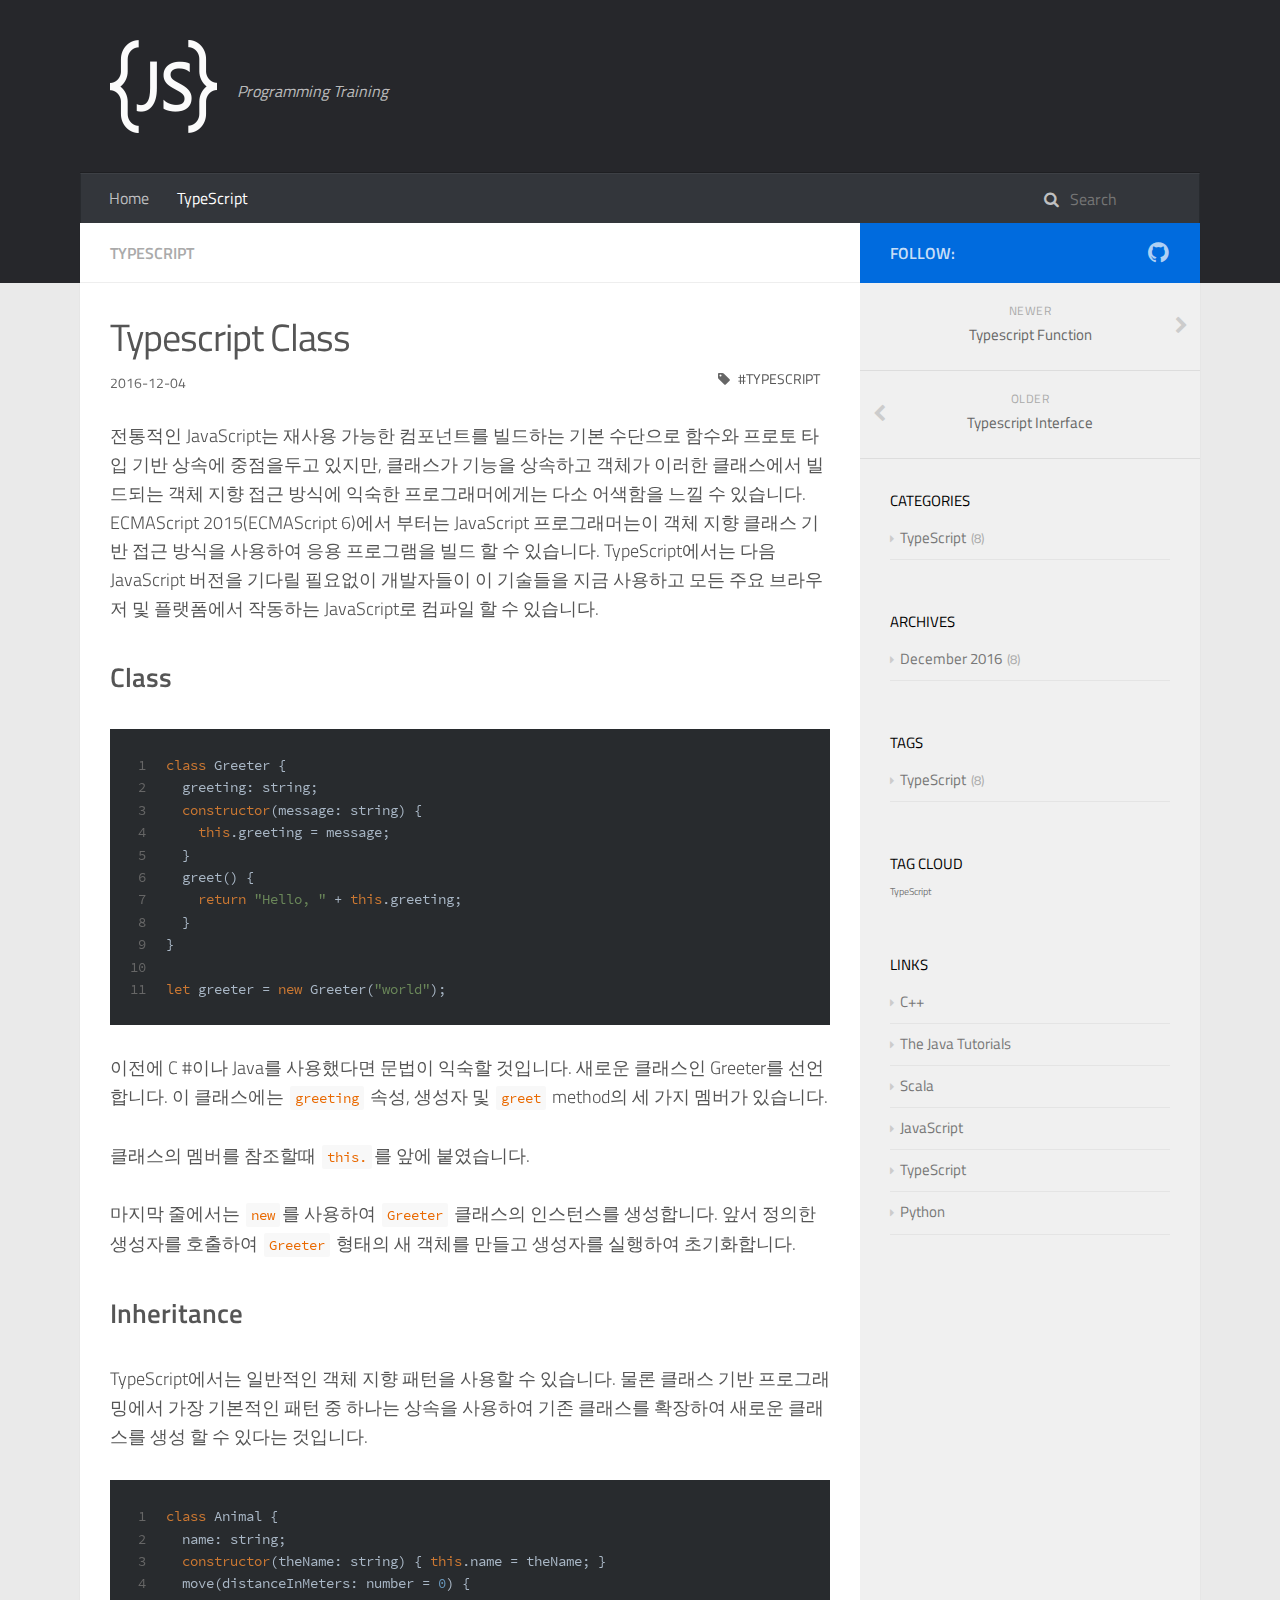
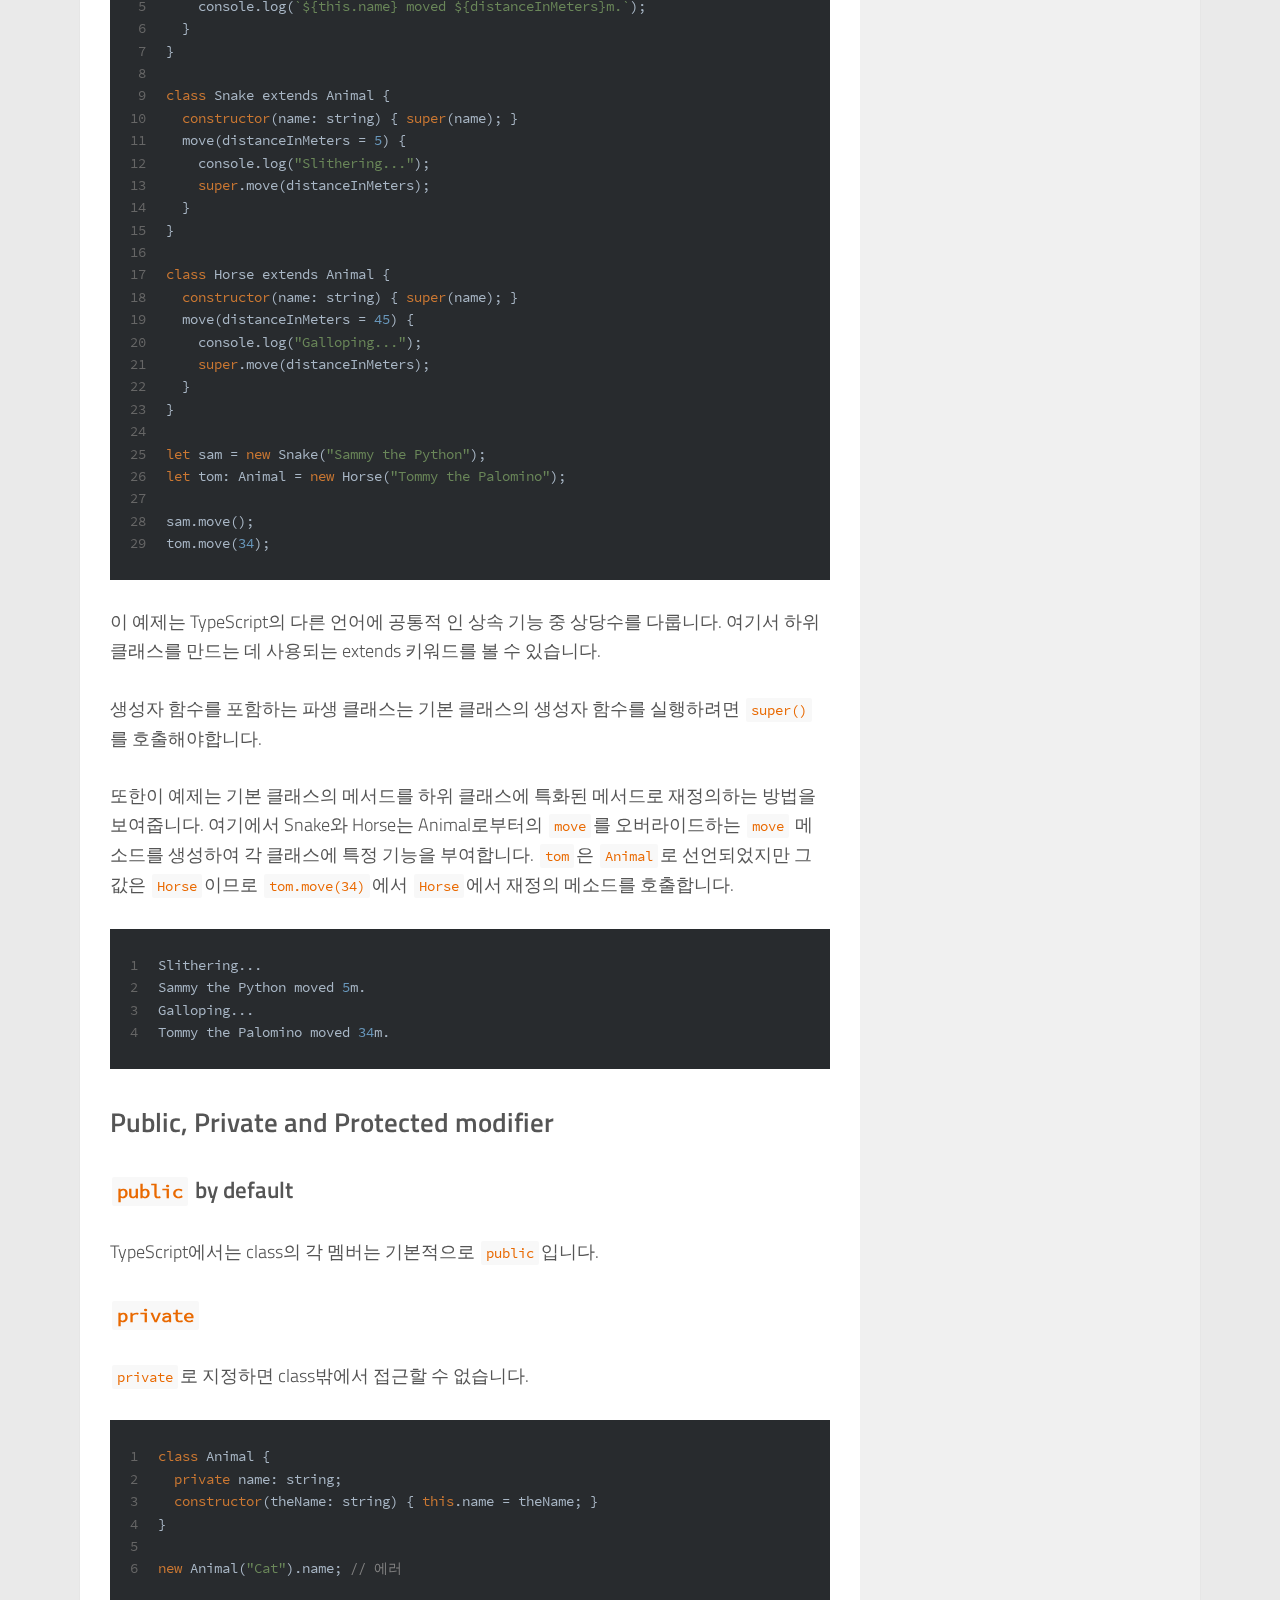
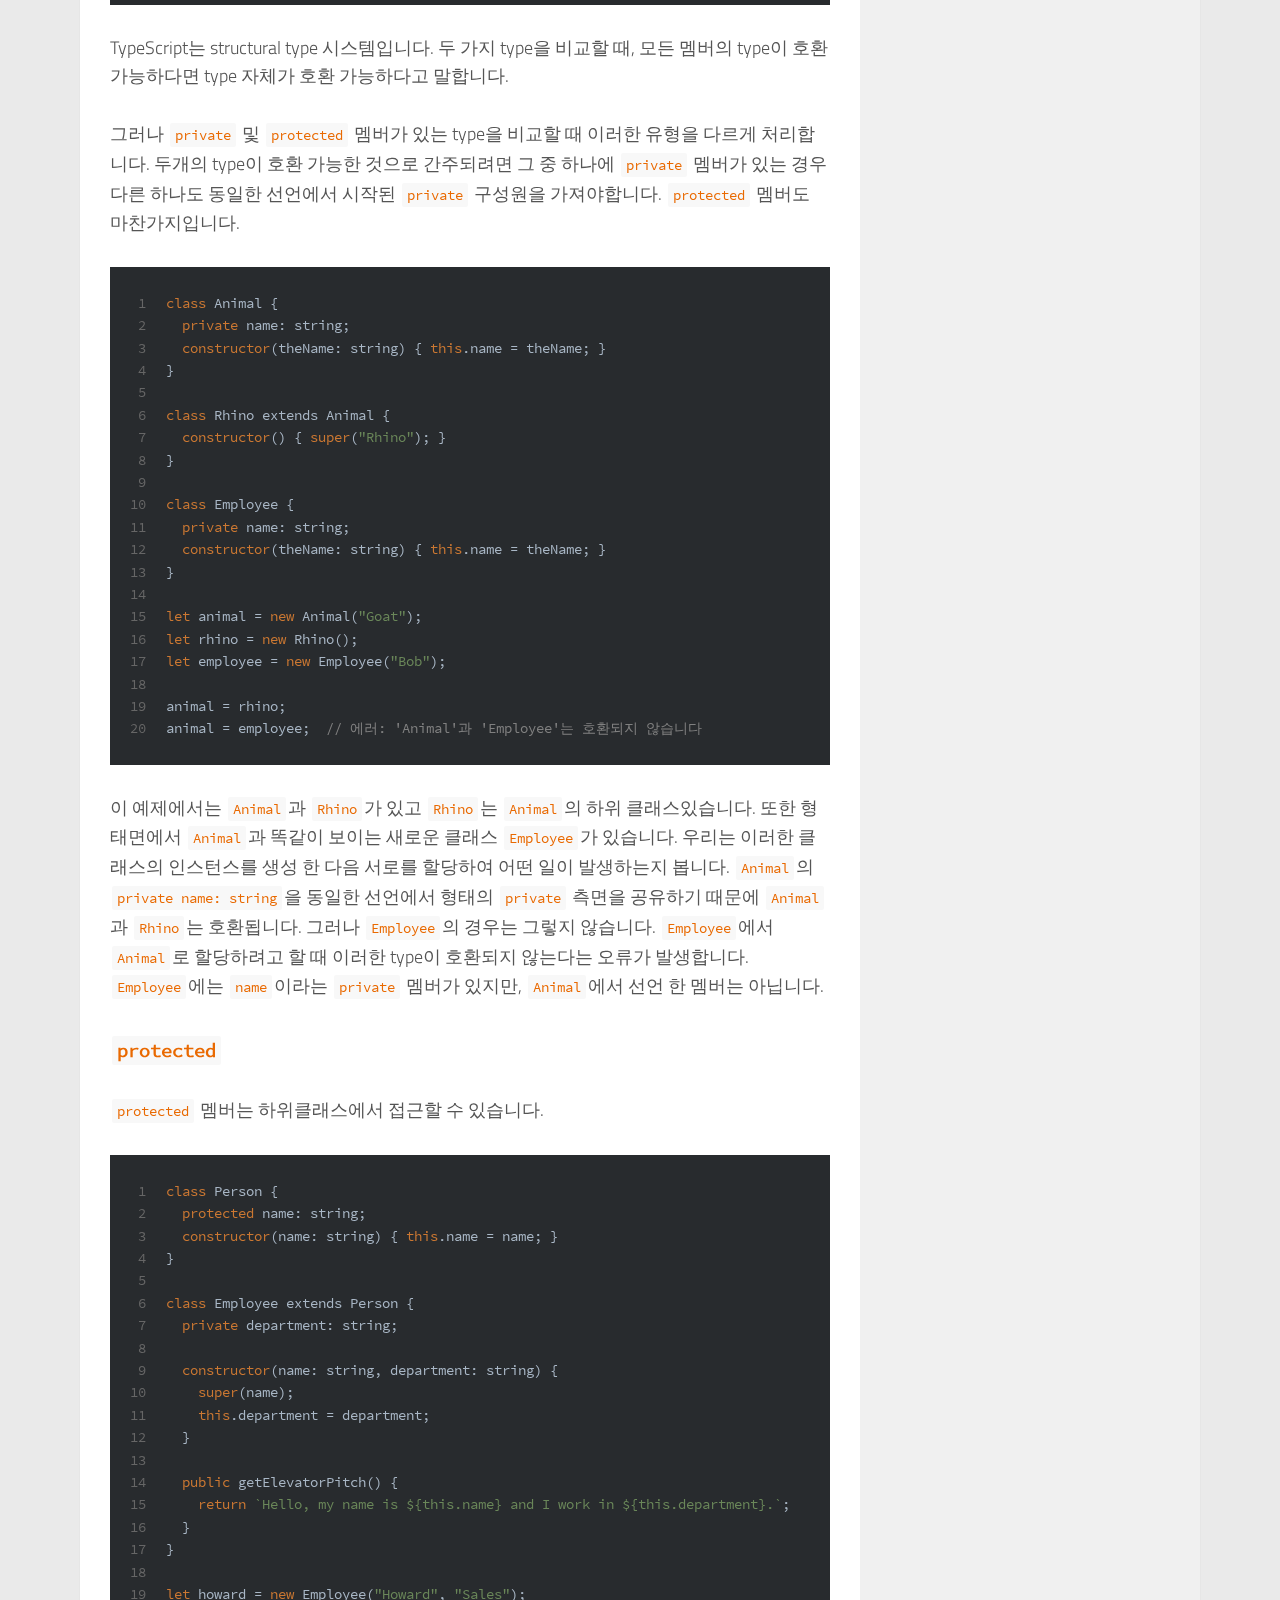
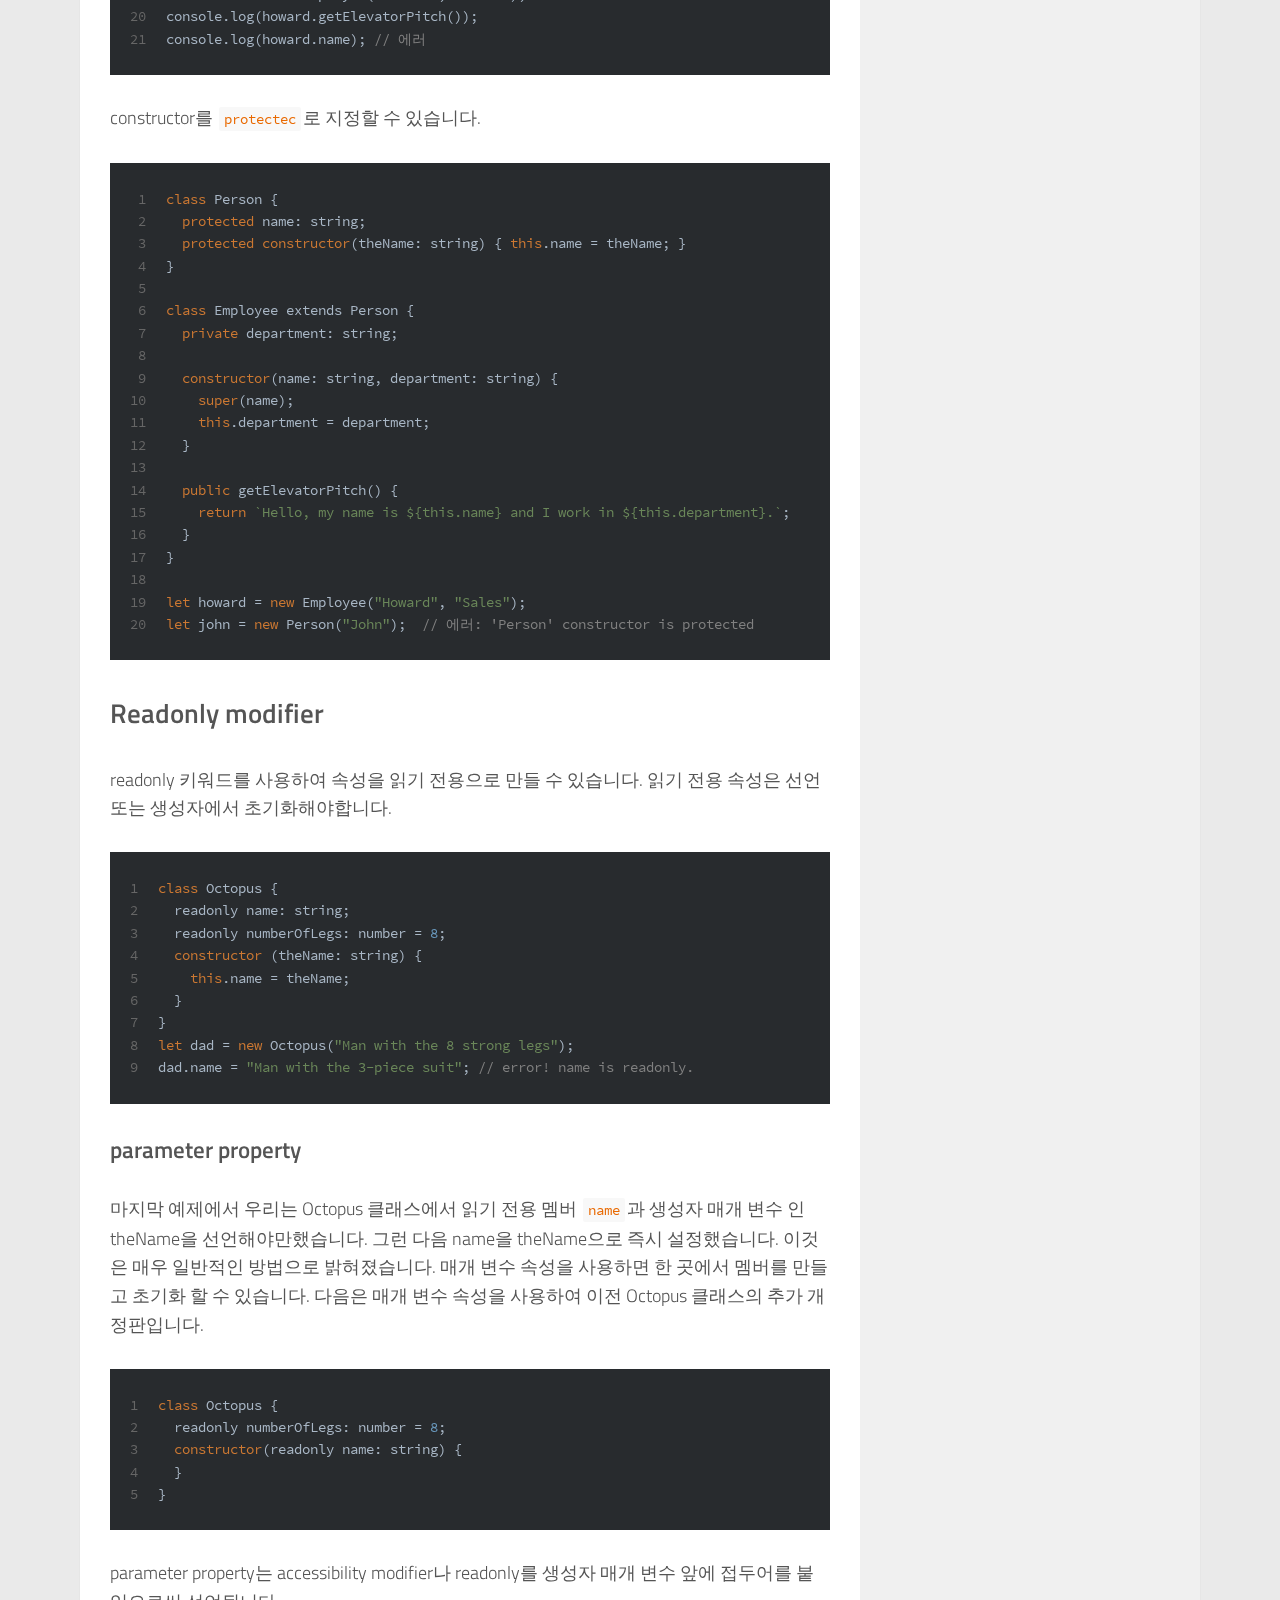
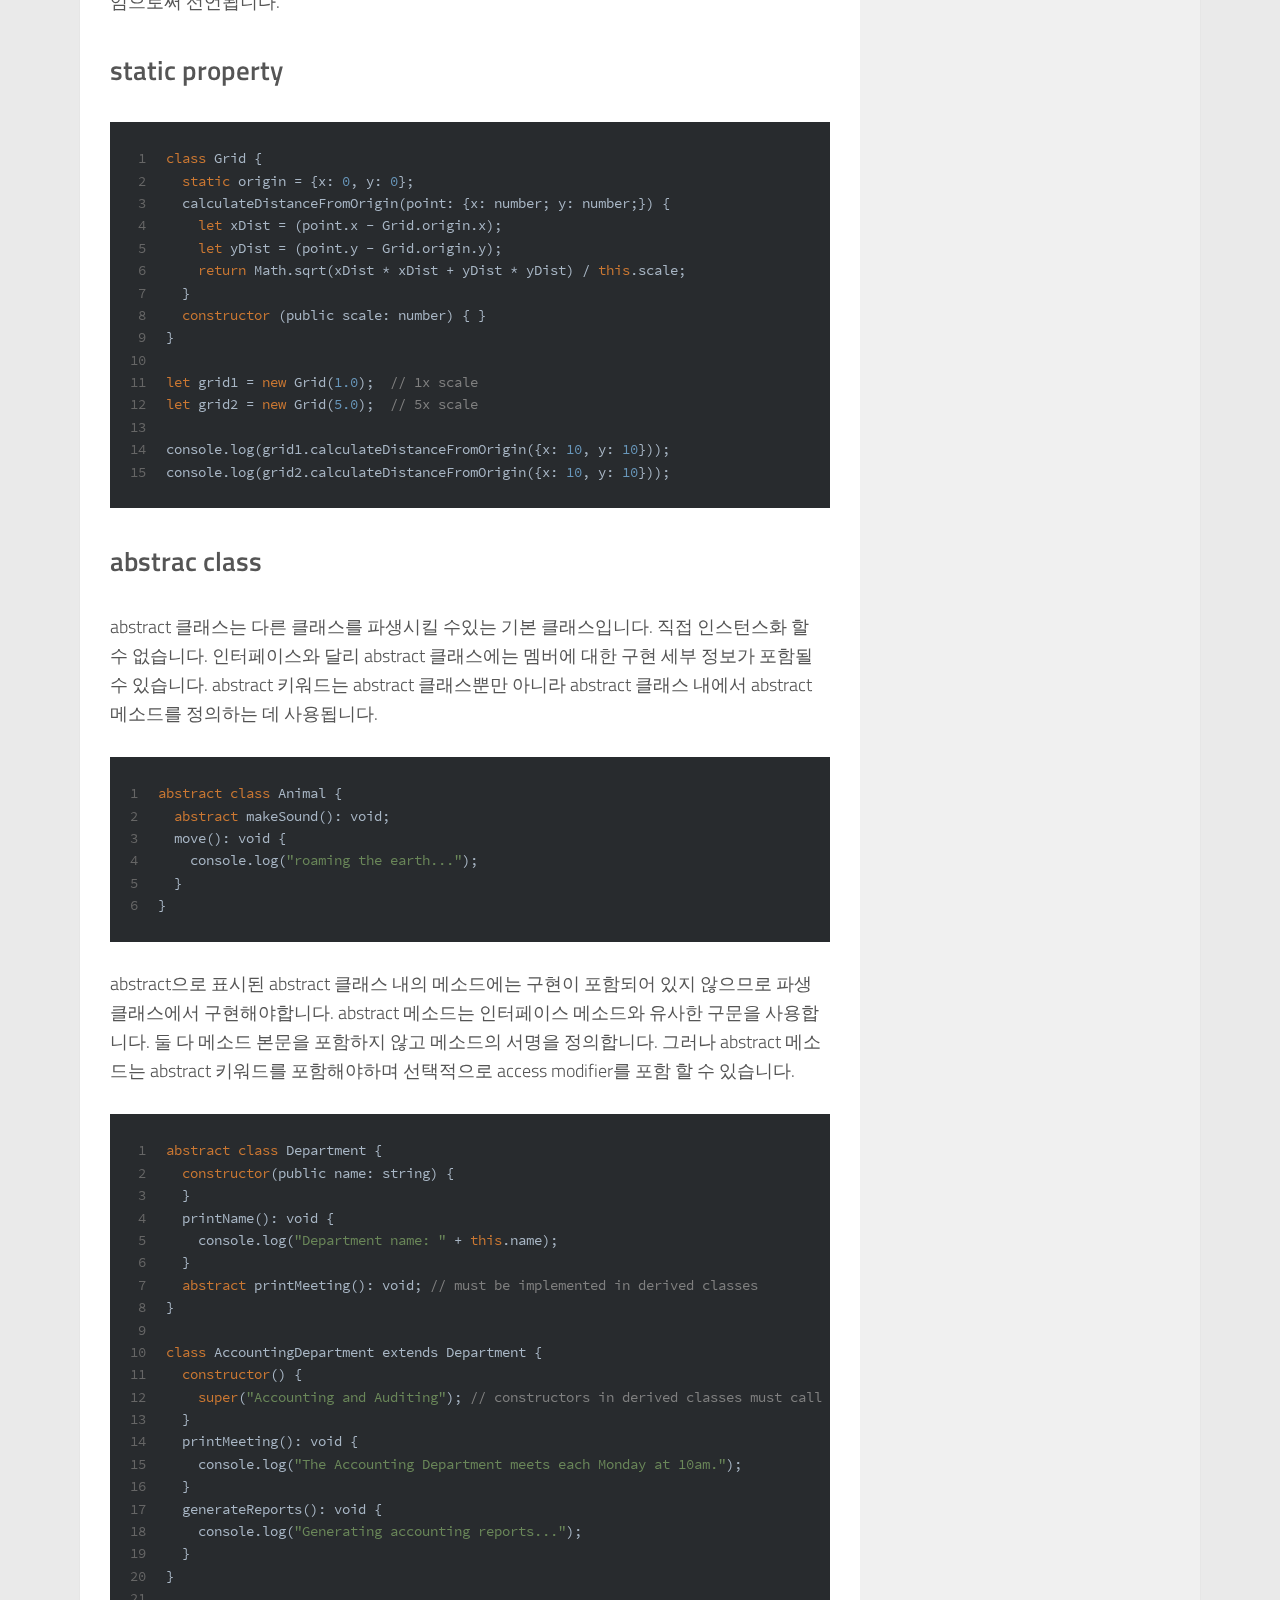
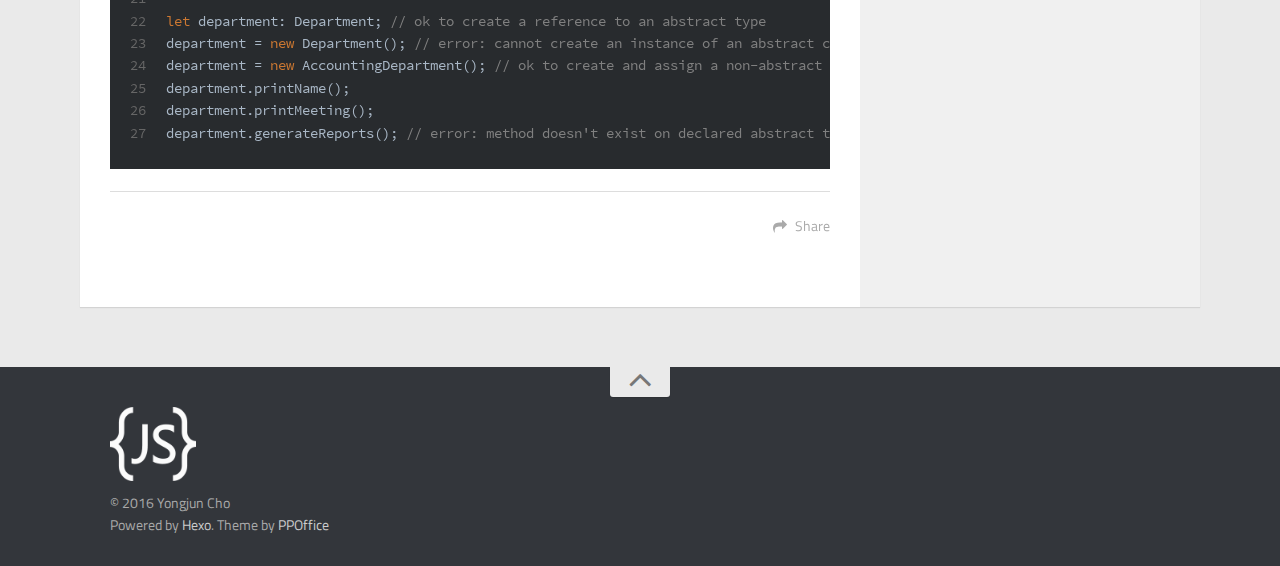
<file: TypeScript/2016-12-04-typescript-class.html>
<!DOCTYPE html>
<html>
<head>
    <meta charset="utf-8">
    
    <title>Typescript Class | Programming Training</title>
    <meta name="viewport" content="width=device-width, initial-scale=1, maximum-scale=1">
    
        <meta name="keywords" content="TypeScript" />
    
    <meta name="description" content="전통적인 JavaScript는 재사용 가능한 컴포넌트를 빌드하는 기본 수단으로 함수와 프로토 타입 기반 상속에 중점을두고 있지만, 클래스가 기능을 상속하고 객체가 이러한 클래스에서 빌드되는 객체 지향 접근 방식에 익숙한 프로그래머에게는 다소 어색함을 느낄 수 있습니다. ECMAScript 2015(ECMAScript 6)에서 부터는 JavaScript 프로">
<meta property="og:type" content="article">
<meta property="og:title" content="Typescript Class">
<meta property="og:url" content="http://dragonjun.github.io/TypeScript/2016-12-04-typescript-class.html">
<meta property="og:site_name" content="Programming Training">
<meta property="og:description" content="전통적인 JavaScript는 재사용 가능한 컴포넌트를 빌드하는 기본 수단으로 함수와 프로토 타입 기반 상속에 중점을두고 있지만, 클래스가 기능을 상속하고 객체가 이러한 클래스에서 빌드되는 객체 지향 접근 방식에 익숙한 프로그래머에게는 다소 어색함을 느낄 수 있습니다. ECMAScript 2015(ECMAScript 6)에서 부터는 JavaScript 프로">
<meta property="og:image" content="http://dragonjun.github.io/images/TypeScript.png">
<meta property="og:updated_time" content="2016-12-02T14:28:44.422Z">
<meta name="twitter:card" content="summary">
<meta name="twitter:title" content="Typescript Class">
<meta name="twitter:description" content="전통적인 JavaScript는 재사용 가능한 컴포넌트를 빌드하는 기본 수단으로 함수와 프로토 타입 기반 상속에 중점을두고 있지만, 클래스가 기능을 상속하고 객체가 이러한 클래스에서 빌드되는 객체 지향 접근 방식에 익숙한 프로그래머에게는 다소 어색함을 느낄 수 있습니다. ECMAScript 2015(ECMAScript 6)에서 부터는 JavaScript 프로">
<meta name="twitter:image" content="http://dragonjun.github.io/images/TypeScript.png">
    

    

    

    <link rel="stylesheet" href="/vendor/font-awesome/css/font-awesome.min.css">
    <link rel="stylesheet" href="/vendor/titillium-web/styles.css">
    <link rel="stylesheet" href="/vendor/source-code-pro/styles.css">

    <link rel="stylesheet" href="/css/style.css">

    <script src="/vendor/jquery/2.0.3/jquery.min.js"></script>
    
    
        <link rel="stylesheet" href="/vendor/lightgallery/css/lightgallery.min.css">
    
    
        <script type="text/javascript">
(function(i,s,o,g,r,a,m) {i['GoogleAnalyticsObject']=r;i[r]=i[r]||function() {
(i[r].q=i[r].q||[]).push(arguments)},i[r].l=1*new Date();a=s.createElement(o),
m=s.getElementsByTagName(o)[0];a.async=1;a.src=g;m.parentNode.insertBefore(a,m)
})(window,document,'script','//www.google-analytics.com/analytics.js','ga');

ga('create', 'UA-28750529-2', 'auto');
ga('send', 'pageview');

</script>
    
    

</head>

<body>
    <div id="wrap">
        <header id="header">
    <div id="header-outer" class="outer">
        <div class="container">
            <div class="container-inner">
                <div id="header-title">
                    <h1 class="logo-wrap">
                        <a href="/" class="logo"></a>
                    </h1>
                    
                        <h2 class="subtitle-wrap">
                            <p class="subtitle">Programming Training</p>
                        </h2>
                    
                </div>
                <div id="header-inner" class="nav-container">
                    <a id="main-nav-toggle" class="nav-icon fa fa-bars"></a>
                    <div class="nav-container-inner">
                        <ul id="main-nav">
                            
                                <li class="main-nav-list-item" >
                                    <a class="main-nav-list-link" href="/">Home</a>
                                </li>
                            
                                        <ul class="main-nav-list"><li class="main-nav-list-item"><a class="main-nav-list-link" href="/categories/TypeScript/">TypeScript</a></li></ul>
                                    
                        </ul>
                        <nav id="sub-nav">
                            <div id="search-form-wrap">

    <form class="search-form">
        <input type="text" class="ins-search-input search-form-input" placeholder="Search" />
        <button type="submit" class="search-form-submit"></button>
    </form>
    <div class="ins-search">
    <div class="ins-search-mask"></div>
    <div class="ins-search-container">
        <div class="ins-input-wrapper">
            <input type="text" class="ins-search-input" placeholder="Type something..." />
            <span class="ins-close ins-selectable"><i class="fa fa-times-circle"></i></span>
        </div>
        <div class="ins-section-wrapper">
            <div class="ins-section-container"></div>
        </div>
    </div>
</div>
<script>
(function (window) {
    var INSIGHT_CONFIG = {
        TRANSLATION: {
            POSTS: 'Posts',
            PAGES: 'Pages',
            CATEGORIES: 'Categories',
            TAGS: 'Tags',
            UNTITLED: '(Untitled)',
        },
        ROOT_URL: '/',
        CONTENT_URL: '/content.json',
    };
    window.INSIGHT_CONFIG = INSIGHT_CONFIG;
})(window);
</script>
<script src="/js/insight.js"></script>

</div>
                        </nav>
                    </div>
                </div>
            </div>
        </div>
    </div>
</header>
        <div class="container">
            <div class="main-body container-inner">
                <div class="main-body-inner">
                    <section id="main">
                        <div class="main-body-header">
    <h1 class="header">
    
    <a class="page-title-link" href="/categories/TypeScript/">TypeScript</a>
    </h1>
</div>
                        <div class="main-body-content">
                            <article id="post-/TypeScript/2016-12-04-typescript-class.html" class="article article-single article-type-post" itemscope itemprop="blogPost">
    <div class="article-inner">
        
            <header class="article-header">
                
    
        <h1 class="article-title" itemprop="name">
        Typescript Class
        </h1>
    

            </header>
        
        
            <div class="article-subtitle">
                <a href="/TypeScript/2016-12-04-typescript-class.html" class="article-date">
    <time datetime="2016-12-03T20:00:00.000Z" itemprop="datePublished">2016-12-04</time>
</a>
                
    <ul class="article-tag-list"><li class="article-tag-list-item"><a class="article-tag-list-link" href="/tags/TypeScript/">TypeScript</a></li></ul>

            </div>
        
        
        <div class="article-entry" itemprop="articleBody">
            <p>전통적인 JavaScript는 재사용 가능한 컴포넌트를 빌드하는 기본 수단으로 함수와 프로토 타입 기반 상속에 중점을두고 있지만, 클래스가 기능을 상속하고 객체가 이러한 클래스에서 빌드되는 객체 지향 접근 방식에 익숙한 프로그래머에게는 다소 어색함을 느낄 수 있습니다. ECMAScript 2015(ECMAScript 6)에서 부터는 JavaScript 프로그래머는이 객체 지향 클래스 기반 접근 방식을 사용하여 응용 프로그램을 빌드 할 수 있습니다. TypeScript에서는 다음 JavaScript 버전을 기다릴 필요없이 개발자들이 이 기술들을 지금 사용하고 모든 주요 브라우저 및 플랫폼에서 작동하는 JavaScript로 컴파일 할 수 있습니다.</p>
<h2 id="Class"><a href="#Class" class="headerlink" title="Class"></a>Class</h2><figure class="highlight ts"><table><tr><td class="gutter"><pre><div class="line">1</div><div class="line">2</div><div class="line">3</div><div class="line">4</div><div class="line">5</div><div class="line">6</div><div class="line">7</div><div class="line">8</div><div class="line">9</div><div class="line">10</div><div class="line">11</div></pre></td><td class="code"><pre><div class="line"><span class="keyword">class</span> Greeter &#123;</div><div class="line">  greeting: <span class="built_in">string</span>;</div><div class="line">  <span class="keyword">constructor</span>(message: string) &#123;</div><div class="line">    <span class="keyword">this</span>.greeting = message;</div><div class="line">  &#125;</div><div class="line">  greet() &#123;</div><div class="line">    <span class="keyword">return</span> <span class="string">"Hello, "</span> + <span class="keyword">this</span>.greeting;</div><div class="line">  &#125;</div><div class="line">&#125;</div><div class="line"></div><div class="line"><span class="keyword">let</span> greeter = <span class="keyword">new</span> Greeter(<span class="string">"world"</span>);</div></pre></td></tr></table></figure>
<p>이전에 C #이나 Java를 사용했다면 문법이 익숙할 것입니다. 새로운 클래스인 Greeter를 선언합니다. 이 클래스에는 <code>greeting</code> 속성, 생성자 및 <code>greet</code> method의 세 가지 멤버가 있습니다.</p>
<p>클래스의 멤버를 참조할때 <code>this.</code>를 앞에 붙였습니다.</p>
<p>마지막 줄에서는 <code>new</code>를 사용하여 <code>Greeter</code> 클래스의 인스턴스를 생성합니다. 앞서 정의한 생성자를 호출하여  <code>Greeter</code> 형태의 새 객체를 만들고 생성자를 실행하여 초기화합니다.</p>
<h2 id="Inheritance"><a href="#Inheritance" class="headerlink" title="Inheritance"></a>Inheritance</h2><p>TypeScript에서는 일반적인 객체 지향 패턴을 사용할 수 있습니다. 물론 클래스 기반 프로그래밍에서 가장 기본적인 패턴 중 하나는 상속을 사용하여 기존 클래스를 확장하여 새로운 클래스를 생성 할 수 있다는 것입니다.</p>
<figure class="highlight ts"><table><tr><td class="gutter"><pre><div class="line">1</div><div class="line">2</div><div class="line">3</div><div class="line">4</div><div class="line">5</div><div class="line">6</div><div class="line">7</div><div class="line">8</div><div class="line">9</div><div class="line">10</div><div class="line">11</div><div class="line">12</div><div class="line">13</div><div class="line">14</div><div class="line">15</div><div class="line">16</div><div class="line">17</div><div class="line">18</div><div class="line">19</div><div class="line">20</div><div class="line">21</div><div class="line">22</div><div class="line">23</div><div class="line">24</div><div class="line">25</div><div class="line">26</div><div class="line">27</div><div class="line">28</div><div class="line">29</div></pre></td><td class="code"><pre><div class="line"><span class="keyword">class</span> Animal &#123;</div><div class="line">  name: <span class="built_in">string</span>;</div><div class="line">  <span class="keyword">constructor</span>(theName: string) &#123; <span class="keyword">this</span>.name = theName; &#125;</div><div class="line">  move(distanceInMeters: <span class="built_in">number</span> = <span class="number">0</span>) &#123;</div><div class="line">    <span class="built_in">console</span>.log(<span class="string">`<span class="subst">$&#123;this.name&#125;</span> moved <span class="subst">$&#123;distanceInMeters&#125;</span>m.`</span>);</div><div class="line">  &#125;</div><div class="line">&#125;</div><div class="line"></div><div class="line"><span class="keyword">class</span> Snake extends Animal &#123;</div><div class="line">  <span class="keyword">constructor</span>(name: string) &#123; <span class="keyword">super</span>(name); &#125;</div><div class="line">  move(distanceInMeters = <span class="number">5</span>) &#123;</div><div class="line">    <span class="built_in">console</span>.log(<span class="string">"Slithering..."</span>);</div><div class="line">    <span class="keyword">super</span>.move(distanceInMeters);</div><div class="line">  &#125;</div><div class="line">&#125;</div><div class="line"></div><div class="line"><span class="keyword">class</span> Horse extends Animal &#123;</div><div class="line">  <span class="keyword">constructor</span>(name: string) &#123; <span class="keyword">super</span>(name); &#125;</div><div class="line">  move(distanceInMeters = <span class="number">45</span>) &#123;</div><div class="line">    <span class="built_in">console</span>.log(<span class="string">"Galloping..."</span>);</div><div class="line">    <span class="keyword">super</span>.move(distanceInMeters);</div><div class="line">  &#125;</div><div class="line">&#125;</div><div class="line"></div><div class="line"><span class="keyword">let</span> sam = <span class="keyword">new</span> Snake(<span class="string">"Sammy the Python"</span>);</div><div class="line"><span class="keyword">let</span> tom: Animal = <span class="keyword">new</span> Horse(<span class="string">"Tommy the Palomino"</span>);</div><div class="line"></div><div class="line">sam.move();</div><div class="line">tom.move(<span class="number">34</span>);</div></pre></td></tr></table></figure>
<p>이 예제는 TypeScript의 다른 언어에 공통적 인 상속 기능 중 상당수를 다룹니다. 여기서 하위 클래스를 만드는 데 사용되는 extends 키워드를 볼 수 있습니다.</p>
<p>생성자 함수를 포함하는 파생 클래스는 기본 클래스의 생성자 함수를 실행하려면 <code>super()</code>를 호출해야합니다.</p>
<p>또한이 예제는 기본 클래스의 메서드를 하위 클래스에 특화된 메서드로 재정의하는 방법을 보여줍니다. 여기에서 Snake와 Horse는 Animal로부터의 <code>move</code>를 오버라이드하는 <code>move</code> 메소드를 생성하여 각 클래스에 특정 기능을 부여합니다. <code>tom</code>은 <code>Animal</code>로 선언되었지만 그 값은 <code>Horse</code>이므로 <code>tom.move(34)</code>에서 <code>Horse</code>에서 재정의 메소드를 호출합니다.</p>
<figure class="highlight ts"><table><tr><td class="gutter"><pre><div class="line">1</div><div class="line">2</div><div class="line">3</div><div class="line">4</div></pre></td><td class="code"><pre><div class="line">Slithering...</div><div class="line">Sammy the Python moved <span class="number">5</span>m.</div><div class="line">Galloping...</div><div class="line">Tommy the Palomino moved <span class="number">34</span>m.</div></pre></td></tr></table></figure>
<h2 id="Public-Private-and-Protected-modifier"><a href="#Public-Private-and-Protected-modifier" class="headerlink" title="Public, Private and Protected modifier"></a>Public, Private and Protected modifier</h2><h3 id="public-by-default"><a href="#public-by-default" class="headerlink" title="public by default"></a><code>public</code> by default</h3><p>TypeScript에서는 class의 각 멤버는 기본적으로 <code>public</code>입니다.</p>
<h3 id="private"><a href="#private" class="headerlink" title="private"></a><code>private</code></h3><p><code>private</code>로 지정하면 class밖에서 접근할 수 없습니다.</p>
<figure class="highlight ts"><table><tr><td class="gutter"><pre><div class="line">1</div><div class="line">2</div><div class="line">3</div><div class="line">4</div><div class="line">5</div><div class="line">6</div></pre></td><td class="code"><pre><div class="line"><span class="keyword">class</span> Animal &#123;</div><div class="line">  <span class="keyword">private</span> name: <span class="built_in">string</span>;</div><div class="line">  <span class="keyword">constructor</span>(theName: string) &#123; <span class="keyword">this</span>.name = theName; &#125;</div><div class="line">&#125;</div><div class="line"></div><div class="line"><span class="keyword">new</span> Animal(<span class="string">"Cat"</span>).name; <span class="comment">// 에러</span></div></pre></td></tr></table></figure>
<p>TypeScript는 structural type 시스템입니다. 두 가지 type을 비교할 때, 모든 멤버의 type이 호환 가능하다면 type 자체가 호환 가능하다고 말합니다.</p>
<p>그러나 <code>private</code> 및 <code>protected</code> 멤버가 있는 type을 비교할 때 이러한 유형을 다르게 처리합니다. 두개의 type이 호환 가능한 것으로 간주되려면 그 중 하나에 <code>private</code> 멤버가 있는 경우 다른 하나도 동일한 선언에서 시작된 <code>private</code> 구성원을 가져야합니다. <code>protected</code> 멤버도 마찬가지입니다.</p>
<figure class="highlight ts"><table><tr><td class="gutter"><pre><div class="line">1</div><div class="line">2</div><div class="line">3</div><div class="line">4</div><div class="line">5</div><div class="line">6</div><div class="line">7</div><div class="line">8</div><div class="line">9</div><div class="line">10</div><div class="line">11</div><div class="line">12</div><div class="line">13</div><div class="line">14</div><div class="line">15</div><div class="line">16</div><div class="line">17</div><div class="line">18</div><div class="line">19</div><div class="line">20</div></pre></td><td class="code"><pre><div class="line"><span class="keyword">class</span> Animal &#123;</div><div class="line">  <span class="keyword">private</span> name: <span class="built_in">string</span>;</div><div class="line">  <span class="keyword">constructor</span>(theName: string) &#123; <span class="keyword">this</span>.name = theName; &#125;</div><div class="line">&#125;</div><div class="line"></div><div class="line"><span class="keyword">class</span> Rhino extends Animal &#123;</div><div class="line">  <span class="keyword">constructor</span>() &#123; <span class="keyword">super</span>(<span class="string">"Rhino"</span>); &#125;</div><div class="line">&#125;</div><div class="line"></div><div class="line"><span class="keyword">class</span> Employee &#123;</div><div class="line">  <span class="keyword">private</span> name: <span class="built_in">string</span>;</div><div class="line">  <span class="keyword">constructor</span>(theName: string) &#123; <span class="keyword">this</span>.name = theName; &#125;</div><div class="line">&#125;</div><div class="line"></div><div class="line"><span class="keyword">let</span> animal = <span class="keyword">new</span> Animal(<span class="string">"Goat"</span>);</div><div class="line"><span class="keyword">let</span> rhino = <span class="keyword">new</span> Rhino();</div><div class="line"><span class="keyword">let</span> employee = <span class="keyword">new</span> Employee(<span class="string">"Bob"</span>);</div><div class="line"></div><div class="line">animal = rhino;</div><div class="line">animal = employee;  <span class="comment">// 에러: 'Animal'과 'Employee'는 호환되지 않습니다</span></div></pre></td></tr></table></figure>
<p>이 예제에서는 <code>Animal</code>과 <code>Rhino</code>가 있고 <code>Rhino</code>는 <code>Animal</code>의 하위 클래스있습니다. 또한 형태면에서 <code>Animal</code>과 똑같이 보이는 새로운 클래스 <code>Employee</code>가 있습니다. 우리는 이러한 클래스의 인스턴스를 생성 한 다음 서로를 할당하여 어떤 일이 발생하는지 봅니다. <code>Animal</code>의 <code>private name: string</code>을 동일한 선언에서 형태의 <code>private</code> 측면을 공유하기 때문에 <code>Animal</code>과 <code>Rhino</code>는 호환됩니다. 그러나 <code>Employee</code>의 경우는 그렇지 않습니다. <code>Employee</code>에서 <code>Animal</code>로 할당하려고 할 때 이러한 type이 호환되지 않는다는 오류가 발생합니다. <code>Employee</code>에는 <code>name</code>이라는 <code>private</code> 멤버가 있지만, <code>Animal</code>에서 선언 한 멤버는 아닙니다.</p>
<h3 id="protected"><a href="#protected" class="headerlink" title="protected"></a><code>protected</code></h3><p><code>protected</code> 멤버는 하위클래스에서 접근할 수 있습니다.</p>
<figure class="highlight ts"><table><tr><td class="gutter"><pre><div class="line">1</div><div class="line">2</div><div class="line">3</div><div class="line">4</div><div class="line">5</div><div class="line">6</div><div class="line">7</div><div class="line">8</div><div class="line">9</div><div class="line">10</div><div class="line">11</div><div class="line">12</div><div class="line">13</div><div class="line">14</div><div class="line">15</div><div class="line">16</div><div class="line">17</div><div class="line">18</div><div class="line">19</div><div class="line">20</div><div class="line">21</div></pre></td><td class="code"><pre><div class="line"><span class="keyword">class</span> Person &#123;</div><div class="line">  <span class="keyword">protected</span> name: <span class="built_in">string</span>;</div><div class="line">  <span class="keyword">constructor</span>(name: string) &#123; <span class="keyword">this</span>.name = name; &#125;</div><div class="line">&#125;</div><div class="line"></div><div class="line"><span class="keyword">class</span> Employee extends Person &#123;</div><div class="line">  <span class="keyword">private</span> department: <span class="built_in">string</span>;</div><div class="line"></div><div class="line">  <span class="keyword">constructor</span>(name: string, department: string) &#123;</div><div class="line">    <span class="keyword">super</span>(name);</div><div class="line">    <span class="keyword">this</span>.department = department;</div><div class="line">  &#125;</div><div class="line"></div><div class="line">  <span class="keyword">public</span> getElevatorPitch() &#123;</div><div class="line">    <span class="keyword">return</span> <span class="string">`Hello, my name is <span class="subst">$&#123;this.name&#125;</span> and I work in <span class="subst">$&#123;this.department&#125;</span>.`</span>;</div><div class="line">  &#125;</div><div class="line">&#125;</div><div class="line"></div><div class="line"><span class="keyword">let</span> howard = <span class="keyword">new</span> Employee(<span class="string">"Howard"</span>, <span class="string">"Sales"</span>);</div><div class="line"><span class="built_in">console</span>.log(howard.getElevatorPitch());</div><div class="line"><span class="built_in">console</span>.log(howard.name); <span class="comment">// 에러</span></div></pre></td></tr></table></figure>
<p>constructor를 <code>protectec</code>로 지정할 수 있습니다.</p>
<figure class="highlight ts"><table><tr><td class="gutter"><pre><div class="line">1</div><div class="line">2</div><div class="line">3</div><div class="line">4</div><div class="line">5</div><div class="line">6</div><div class="line">7</div><div class="line">8</div><div class="line">9</div><div class="line">10</div><div class="line">11</div><div class="line">12</div><div class="line">13</div><div class="line">14</div><div class="line">15</div><div class="line">16</div><div class="line">17</div><div class="line">18</div><div class="line">19</div><div class="line">20</div></pre></td><td class="code"><pre><div class="line"><span class="keyword">class</span> Person &#123;</div><div class="line">  <span class="keyword">protected</span> name: <span class="built_in">string</span>;</div><div class="line">  <span class="keyword">protected</span> <span class="keyword">constructor</span>(theName: string) &#123; <span class="keyword">this</span>.name = theName; &#125;</div><div class="line">&#125;</div><div class="line"></div><div class="line"><span class="keyword">class</span> Employee extends Person &#123;</div><div class="line">  <span class="keyword">private</span> department: <span class="built_in">string</span>;</div><div class="line"></div><div class="line">  <span class="keyword">constructor</span>(name: string, department: string) &#123;</div><div class="line">    <span class="keyword">super</span>(name);</div><div class="line">    <span class="keyword">this</span>.department = department;</div><div class="line">  &#125;</div><div class="line"></div><div class="line">  <span class="keyword">public</span> getElevatorPitch() &#123;</div><div class="line">    <span class="keyword">return</span> <span class="string">`Hello, my name is <span class="subst">$&#123;this.name&#125;</span> and I work in <span class="subst">$&#123;this.department&#125;</span>.`</span>;</div><div class="line">  &#125;</div><div class="line">&#125;</div><div class="line"></div><div class="line"><span class="keyword">let</span> howard = <span class="keyword">new</span> Employee(<span class="string">"Howard"</span>, <span class="string">"Sales"</span>);</div><div class="line"><span class="keyword">let</span> john = <span class="keyword">new</span> Person(<span class="string">"John"</span>);  <span class="comment">// 에러: 'Person' constructor is protected</span></div></pre></td></tr></table></figure>
<h2 id="Readonly-modifier"><a href="#Readonly-modifier" class="headerlink" title="Readonly modifier"></a>Readonly modifier</h2><p>readonly 키워드를 사용하여 속성을 읽기 전용으로 만들 수 있습니다. 읽기 전용 속성은 선언 또는 생성자에서 초기화해야합니다.</p>
<figure class="highlight ts"><table><tr><td class="gutter"><pre><div class="line">1</div><div class="line">2</div><div class="line">3</div><div class="line">4</div><div class="line">5</div><div class="line">6</div><div class="line">7</div><div class="line">8</div><div class="line">9</div></pre></td><td class="code"><pre><div class="line"><span class="keyword">class</span> Octopus &#123;</div><div class="line">  readonly name: <span class="built_in">string</span>;</div><div class="line">  readonly numberOfLegs: <span class="built_in">number</span> = <span class="number">8</span>;</div><div class="line">  <span class="keyword">constructor</span> (theName: string) &#123;</div><div class="line">    <span class="keyword">this</span>.name = theName;</div><div class="line">  &#125;</div><div class="line">&#125;</div><div class="line"><span class="keyword">let</span> dad = <span class="keyword">new</span> Octopus(<span class="string">"Man with the 8 strong legs"</span>);</div><div class="line">dad.name = <span class="string">"Man with the 3-piece suit"</span>; <span class="comment">// error! name is readonly.</span></div></pre></td></tr></table></figure>
<h3 id="parameter-property"><a href="#parameter-property" class="headerlink" title="parameter property"></a>parameter property</h3><p>마지막 예제에서 우리는 Octopus 클래스에서 읽기 전용 멤버 <code>name</code>과 생성자 매개 변수 인 theName을 선언해야만했습니다. 그런 다음 name을 theName으로 즉시 설정했습니다. 이것은 매우 일반적인 방법으로 밝혀졌습니다. 매개 변수 속성을 사용하면 한 곳에서 멤버를 만들고 초기화 할 수 있습니다. 다음은 매개 변수 속성을 사용하여 이전 Octopus 클래스의 추가 개정판입니다.</p>
<figure class="highlight ts"><table><tr><td class="gutter"><pre><div class="line">1</div><div class="line">2</div><div class="line">3</div><div class="line">4</div><div class="line">5</div></pre></td><td class="code"><pre><div class="line"><span class="keyword">class</span> Octopus &#123;</div><div class="line">  readonly numberOfLegs: <span class="built_in">number</span> = <span class="number">8</span>;</div><div class="line">  <span class="keyword">constructor</span>(readonly name: string) &#123;</div><div class="line">  &#125;</div><div class="line">&#125;</div></pre></td></tr></table></figure>
<p>parameter property는 accessibility modifier나 readonly를 생성자 매개 변수 앞에 접두어를 붙임으로써 선언됩니다.</p>
<h2 id="static-property"><a href="#static-property" class="headerlink" title="static property"></a>static property</h2><figure class="highlight ts"><table><tr><td class="gutter"><pre><div class="line">1</div><div class="line">2</div><div class="line">3</div><div class="line">4</div><div class="line">5</div><div class="line">6</div><div class="line">7</div><div class="line">8</div><div class="line">9</div><div class="line">10</div><div class="line">11</div><div class="line">12</div><div class="line">13</div><div class="line">14</div><div class="line">15</div></pre></td><td class="code"><pre><div class="line"><span class="keyword">class</span> Grid &#123;</div><div class="line">  <span class="keyword">static</span> origin = &#123;x: <span class="number">0</span>, y: <span class="number">0</span>&#125;;</div><div class="line">  calculateDistanceFromOrigin(point: &#123;x: <span class="built_in">number</span>; y: <span class="built_in">number</span>;&#125;) &#123;</div><div class="line">    <span class="keyword">let</span> xDist = (point.x - Grid.origin.x);</div><div class="line">    <span class="keyword">let</span> yDist = (point.y - Grid.origin.y);</div><div class="line">    <span class="keyword">return</span> <span class="built_in">Math</span>.sqrt(xDist * xDist + yDist * yDist) / <span class="keyword">this</span>.scale;</div><div class="line">  &#125;</div><div class="line">  <span class="keyword">constructor</span> (public scale: number) &#123; &#125;</div><div class="line">&#125;</div><div class="line"></div><div class="line"><span class="keyword">let</span> grid1 = <span class="keyword">new</span> Grid(<span class="number">1.0</span>);  <span class="comment">// 1x scale</span></div><div class="line"><span class="keyword">let</span> grid2 = <span class="keyword">new</span> Grid(<span class="number">5.0</span>);  <span class="comment">// 5x scale</span></div><div class="line"></div><div class="line"><span class="built_in">console</span>.log(grid1.calculateDistanceFromOrigin(&#123;x: <span class="number">10</span>, y: <span class="number">10</span>&#125;));</div><div class="line"><span class="built_in">console</span>.log(grid2.calculateDistanceFromOrigin(&#123;x: <span class="number">10</span>, y: <span class="number">10</span>&#125;));</div></pre></td></tr></table></figure>
<h2 id="abstrac-class"><a href="#abstrac-class" class="headerlink" title="abstrac class"></a>abstrac class</h2><p>abstract 클래스는 다른 클래스를 파생시킬 수있는 기본 클래스입니다. 직접 인스턴스화 할 수 없습니다. 인터페이스와 달리 abstract 클래스에는 멤버에 대한 구현 세부 정보가 포함될 수 있습니다. abstract 키워드는 abstract 클래스뿐만 아니라 abstract 클래스 내에서 abstract 메소드를 정의하는 데 사용됩니다.</p>
<figure class="highlight ts"><table><tr><td class="gutter"><pre><div class="line">1</div><div class="line">2</div><div class="line">3</div><div class="line">4</div><div class="line">5</div><div class="line">6</div></pre></td><td class="code"><pre><div class="line"><span class="keyword">abstract</span> <span class="keyword">class</span> Animal &#123;</div><div class="line">  <span class="keyword">abstract</span> makeSound(): <span class="built_in">void</span>;</div><div class="line">  move(): <span class="built_in">void</span> &#123;</div><div class="line">    <span class="built_in">console</span>.log(<span class="string">"roaming the earth..."</span>);</div><div class="line">  &#125;</div><div class="line">&#125;</div></pre></td></tr></table></figure>
<p>abstract으로 표시된 abstract 클래스 내의 메소드에는 구현이 포함되어 있지 않으므로 파생 클래스에서 구현해야합니다. abstract 메소드는 인터페이스 메소드와 유사한 구문을 사용합니다. 둘 다 메소드 본문을 포함하지 않고 메소드의 서명을 정의합니다. 그러나 abstract 메소드는 abstract 키워드를 포함해야하며 선택적으로 access modifier를 포함 할 수 있습니다.</p>
<figure class="highlight ts"><table><tr><td class="gutter"><pre><div class="line">1</div><div class="line">2</div><div class="line">3</div><div class="line">4</div><div class="line">5</div><div class="line">6</div><div class="line">7</div><div class="line">8</div><div class="line">9</div><div class="line">10</div><div class="line">11</div><div class="line">12</div><div class="line">13</div><div class="line">14</div><div class="line">15</div><div class="line">16</div><div class="line">17</div><div class="line">18</div><div class="line">19</div><div class="line">20</div><div class="line">21</div><div class="line">22</div><div class="line">23</div><div class="line">24</div><div class="line">25</div><div class="line">26</div><div class="line">27</div></pre></td><td class="code"><pre><div class="line"><span class="keyword">abstract</span> <span class="keyword">class</span> Department &#123;</div><div class="line">  <span class="keyword">constructor</span>(public name: string) &#123;</div><div class="line">  &#125;</div><div class="line">  printName(): <span class="built_in">void</span> &#123;</div><div class="line">    <span class="built_in">console</span>.log(<span class="string">"Department name: "</span> + <span class="keyword">this</span>.name);</div><div class="line">  &#125;</div><div class="line">  <span class="keyword">abstract</span> printMeeting(): <span class="built_in">void</span>; <span class="comment">// must be implemented in derived classes</span></div><div class="line">&#125;</div><div class="line"></div><div class="line"><span class="keyword">class</span> AccountingDepartment extends Department &#123;</div><div class="line">  <span class="keyword">constructor</span>() &#123;</div><div class="line">    <span class="keyword">super</span>(<span class="string">"Accounting and Auditing"</span>); <span class="comment">// constructors in derived classes must call super()</span></div><div class="line">  &#125;</div><div class="line">  printMeeting(): <span class="built_in">void</span> &#123;</div><div class="line">    <span class="built_in">console</span>.log(<span class="string">"The Accounting Department meets each Monday at 10am."</span>);</div><div class="line">  &#125;</div><div class="line">  generateReports(): <span class="built_in">void</span> &#123;</div><div class="line">    <span class="built_in">console</span>.log(<span class="string">"Generating accounting reports..."</span>);</div><div class="line">  &#125;</div><div class="line">&#125;</div><div class="line"></div><div class="line"><span class="keyword">let</span> department: Department; <span class="comment">// ok to create a reference to an abstract type</span></div><div class="line">department = <span class="keyword">new</span> Department(); <span class="comment">// error: cannot create an instance of an abstract class</span></div><div class="line">department = <span class="keyword">new</span> AccountingDepartment(); <span class="comment">// ok to create and assign a non-abstract subclass</span></div><div class="line">department.printName();</div><div class="line">department.printMeeting();</div><div class="line">department.generateReports(); <span class="comment">// error: method doesn't exist on declared abstract type</span></div></pre></td></tr></table></figure>

        </div>
        <footer class="article-footer">
            



    <a data-url="http://dragonjun.github.io//TypeScript/2016-12-04-typescript-class.html" data-id="ciw8dxorw00049s9u2ik0orb6" class="article-share-link"><i class="fa fa-share"></i>Share</a>
<script>
    (function ($) {
        $('body').on('click', function() {
            $('.article-share-box.on').removeClass('on');
        }).on('click', '.article-share-link', function(e) {
            e.stopPropagation();

            var $this = $(this),
                url = $this.attr('data-url'),
                encodedUrl = encodeURIComponent(url),
                id = 'article-share-box-' + $this.attr('data-id'),
                offset = $this.offset(),
                box;

            if ($('#' + id).length) {
                box = $('#' + id);

                if (box.hasClass('on')){
                    box.removeClass('on');
                    return;
                }
            } else {
                var html = [
                    '<div id="' + id + '" class="article-share-box">',
                        '<input class="article-share-input" value="' + url + '">',
                        '<div class="article-share-links">',
                            '<a href="https://twitter.com/intent/tweet?url=' + encodedUrl + '" class="article-share-twitter" target="_blank" title="Twitter"></a>',
                            '<a href="https://www.facebook.com/sharer.php?u=' + encodedUrl + '" class="article-share-facebook" target="_blank" title="Facebook"></a>',
                            '<a href="http://pinterest.com/pin/create/button/?url=' + encodedUrl + '" class="article-share-pinterest" target="_blank" title="Pinterest"></a>',
                            '<a href="https://plus.google.com/share?url=' + encodedUrl + '" class="article-share-google" target="_blank" title="Google+"></a>',
                        '</div>',
                    '</div>'
                ].join('');

              box = $(html);

              $('body').append(box);
            }

            $('.article-share-box.on').hide();

            box.css({
                top: offset.top + 25,
                left: offset.left
            }).addClass('on');

        }).on('click', '.article-share-box', function (e) {
            e.stopPropagation();
        }).on('click', '.article-share-box-input', function () {
            $(this).select();
        }).on('click', '.article-share-box-link', function (e) {
            e.preventDefault();
            e.stopPropagation();

            window.open(this.href, 'article-share-box-window-' + Date.now(), 'width=500,height=450');
        });
    })(jQuery);
</script>

        </footer>
    </div>
</article>

    <section id="comments">
    
    </section>

                        </div>
                    </section>
                    <aside id="sidebar">
    <a class="sidebar-toggle" title="Expand Sidebar"><i class="toggle icon"></i></a>
    <div class="sidebar-top">
        <p>follow:</p>
        <ul class="social-links">
            
                
                <li>
                    <a class="social-tooltip" title="github" href="https://github.com/dragonjun" target="_blank">
                        <i class="icon fa fa-github"></i>
                    </a>
                </li>
                
            
        </ul>
    </div>
    
        
<nav id="article-nav">
    
        <a href="/TypeScript/2016-12-05-typescript-function.html" id="article-nav-newer" class="article-nav-link-wrap">
        <strong class="article-nav-caption">newer</strong>
        <p class="article-nav-title">
        
            Typescript Function
        
        </p>
        <i class="icon fa fa-chevron-right" id="icon-chevron-right"></i>
    </a>
    
    
        <a href="/TypeScript/2016-12-03-typescript-interface.html" id="article-nav-older" class="article-nav-link-wrap">
        <strong class="article-nav-caption">older</strong>
        <p class="article-nav-title">Typescript Interface</p>
        <i class="icon fa fa-chevron-left" id="icon-chevron-left"></i>
        </a>
    
</nav>

    
    <div class="widgets-container">
        
            
                
    <div class="widget-wrap widget-list">
        <h3 class="widget-title">categories</h3>
        <div class="widget">
            <ul class="category-list"><li class="category-list-item"><a class="category-list-link" href="/categories/TypeScript/">TypeScript</a><span class="category-list-count">8</span></li></ul>
        </div>
    </div>


            
                
    <div class="widget-wrap widget-list">
        <h3 class="widget-title">archives</h3>
        <div class="widget">
            <ul class="archive-list"><li class="archive-list-item"><a class="archive-list-link" href="/archives/2016/12/">December 2016</a><span class="archive-list-count">8</span></li></ul>
        </div>
    </div>


            
                
    <div class="widget-wrap widget-list">
        <h3 class="widget-title">tags</h3>
        <div class="widget">
            <ul class="tag-list"><li class="tag-list-item"><a class="tag-list-link" href="/tags/TypeScript/">TypeScript</a><span class="tag-list-count">8</span></li></ul>
        </div>
    </div>


            
                
    <div class="widget-wrap widget-float">
        <h3 class="widget-title">tag cloud</h3>
        <div class="widget tagcloud">
            <a href="/tags/TypeScript/" style="font-size: 10px;">TypeScript</a>
        </div>
    </div>


            
                
    <div class="widget-wrap widget-list">
        <h3 class="widget-title">links</h3>
        <div class="widget">
            <ul>
                
                    <li>
                        <a href="https://isocpp.org/">C++</a>
                    </li>
                
                    <li>
                        <a href="https://docs.oracle.com/javase/tutorial/">The Java Tutorials</a>
                    </li>
                
                    <li>
                        <a href="http://docs.scala-lang.org/ko/tutorials/scala-for-java-programmers.html">Scala</a>
                    </li>
                
                    <li>
                        <a href="https://developer.mozilla.org/ko/docs/Web/JavaScript">JavaScript</a>
                    </li>
                
                    <li>
                        <a href="https://github.com/Microsoft/TypeScript/blob/master/doc/spec.md">TypeScript</a>
                    </li>
                
                    <li>
                        <a href="https://www.python.org/doc/">Python</a>
                    </li>
                
            </ul>
        </div>
    </div>


            
        
    </div>
</aside>
                </div>
            </div>
        </div>
        <footer id="footer">
    <div class="container">
        <div class="container-inner">
            <a id="back-to-top" href="javascript:;"><i class="icon fa fa-angle-up"></i></a>
            <div class="credit">
                <h1 class="logo-wrap">
                    <a href="/" class="logo"></a>
                </h1>
                <p>&copy; 2016 Yongjun Cho</p>
                <p>Powered by <a href="//hexo.io/" target="_blank">Hexo</a>. Theme by <a href="//github.com/ppoffice" target="_blank">PPOffice</a></p>
            </div>
        </div>
    </div>
</footer>
        

    
        <script src="/vendor/lightgallery/js/lightgallery.min.js"></script>
        <script src="/vendor/lightgallery/js/lg-thumbnail.min.js"></script>
        <script src="/vendor/lightgallery/js/lg-pager.min.js"></script>
        <script src="/vendor/lightgallery/js/lg-autoplay.min.js"></script>
        <script src="/vendor/lightgallery/js/lg-fullscreen.min.js"></script>
        <script src="/vendor/lightgallery/js/lg-zoom.min.js"></script>
        <script src="/vendor/lightgallery/js/lg-hash.min.js"></script>
        <script src="/vendor/lightgallery/js/lg-share.min.js"></script>
        <script src="/vendor/lightgallery/js/lg-video.min.js"></script>
    


<!-- Custom Scripts -->
<script src="/js/main.js"></script>

    </div>
</body>
</html>
</file>
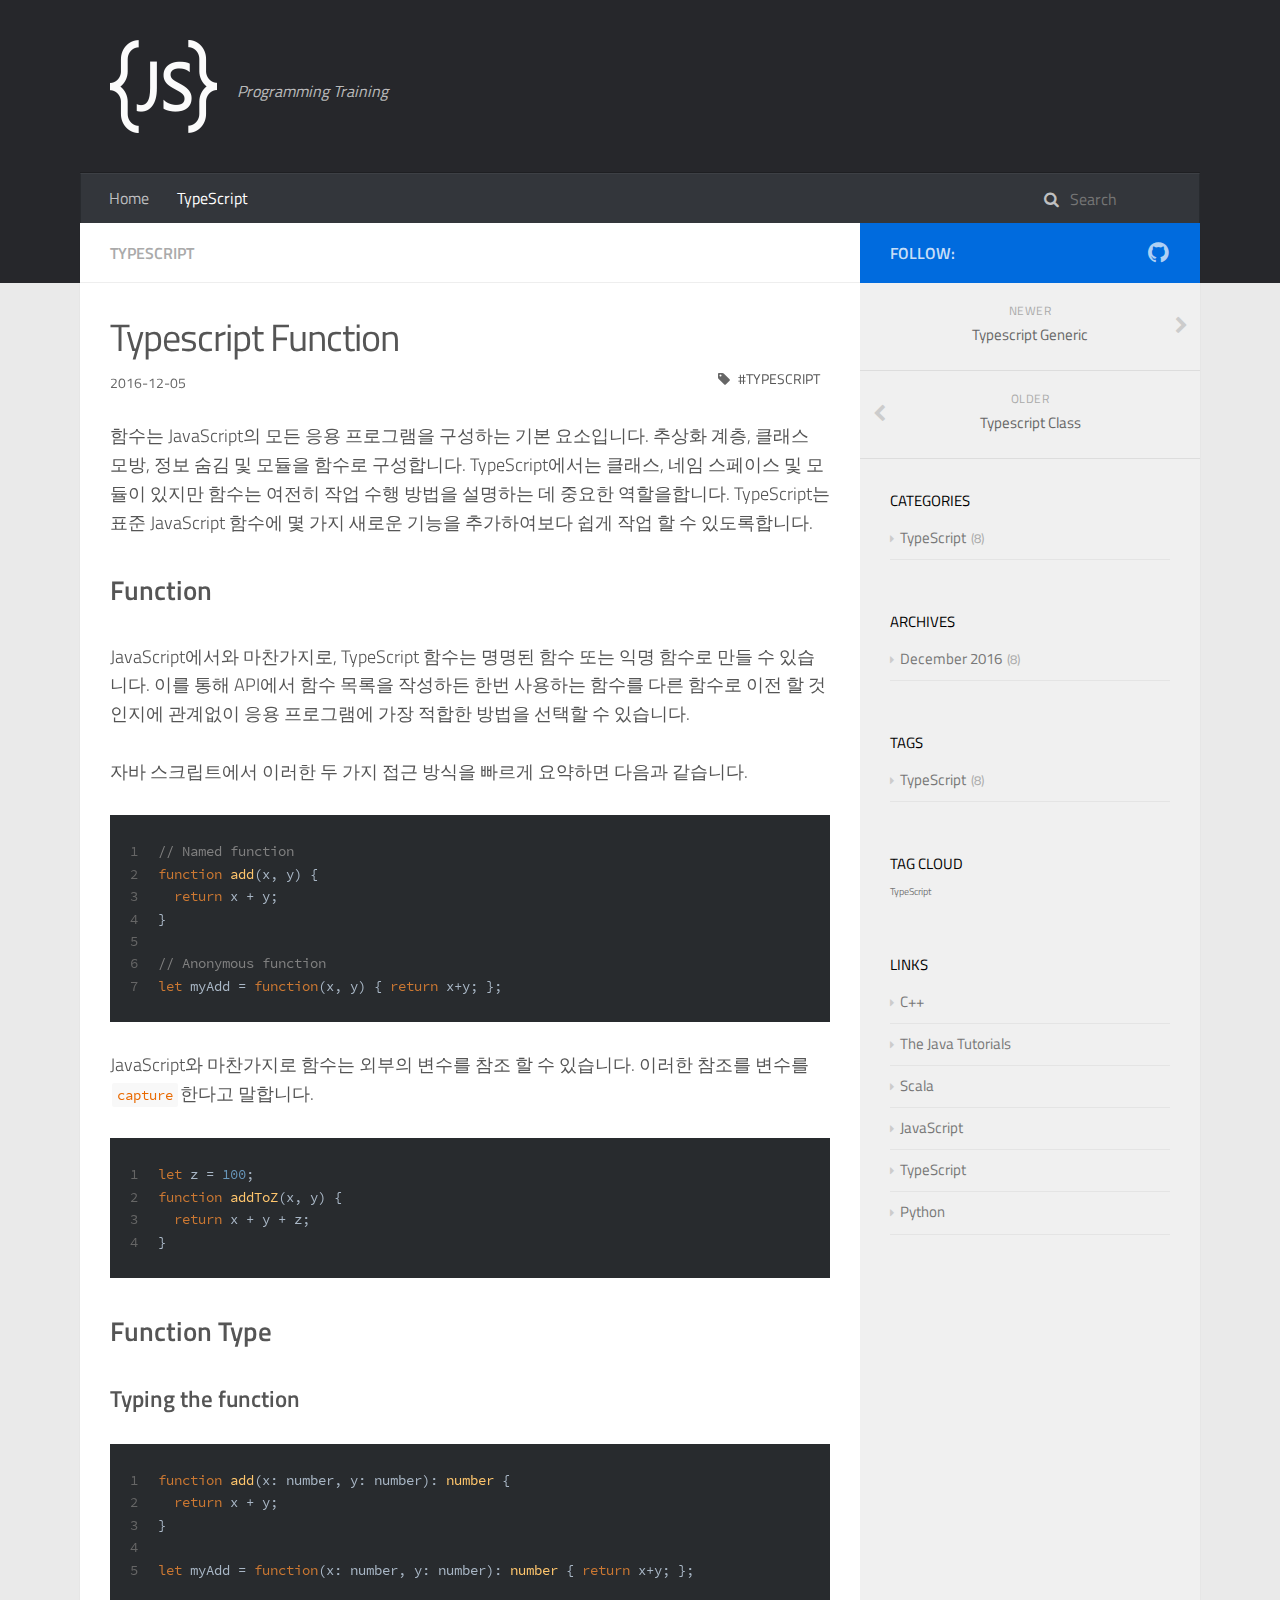
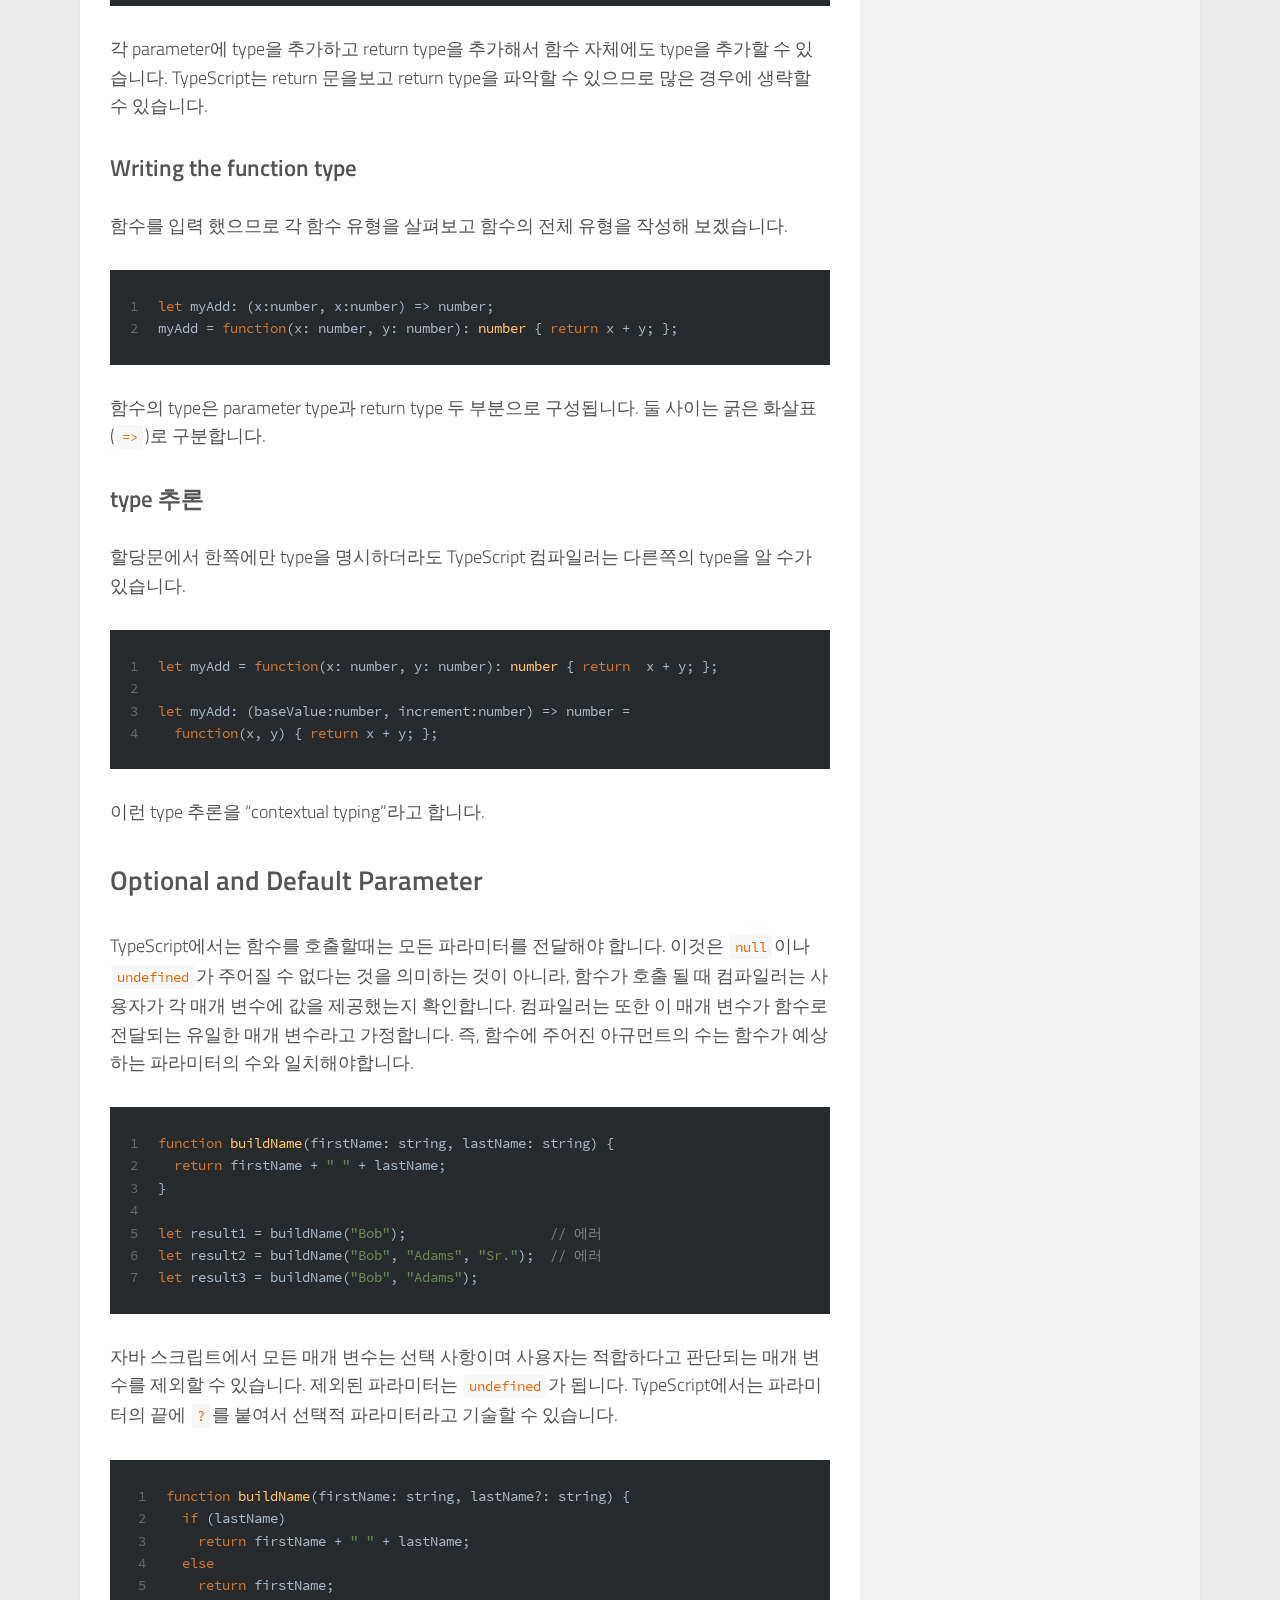
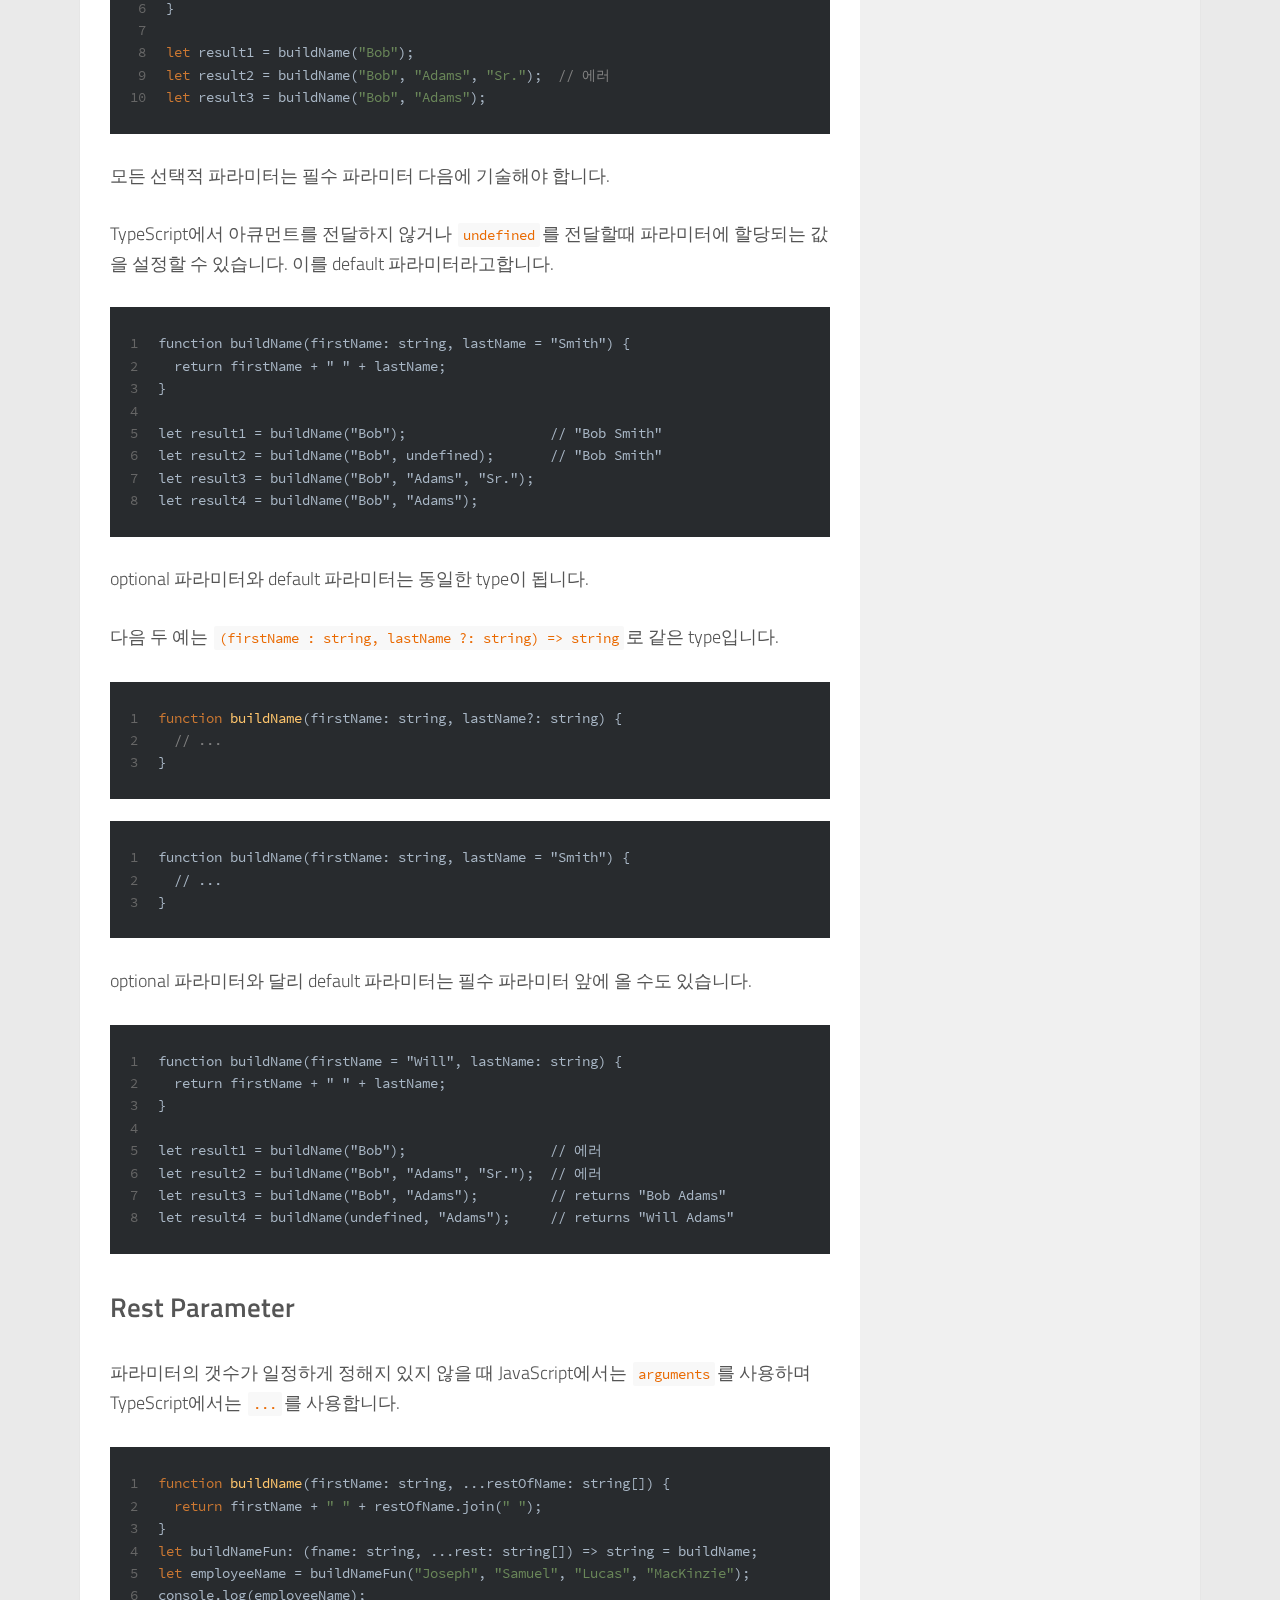
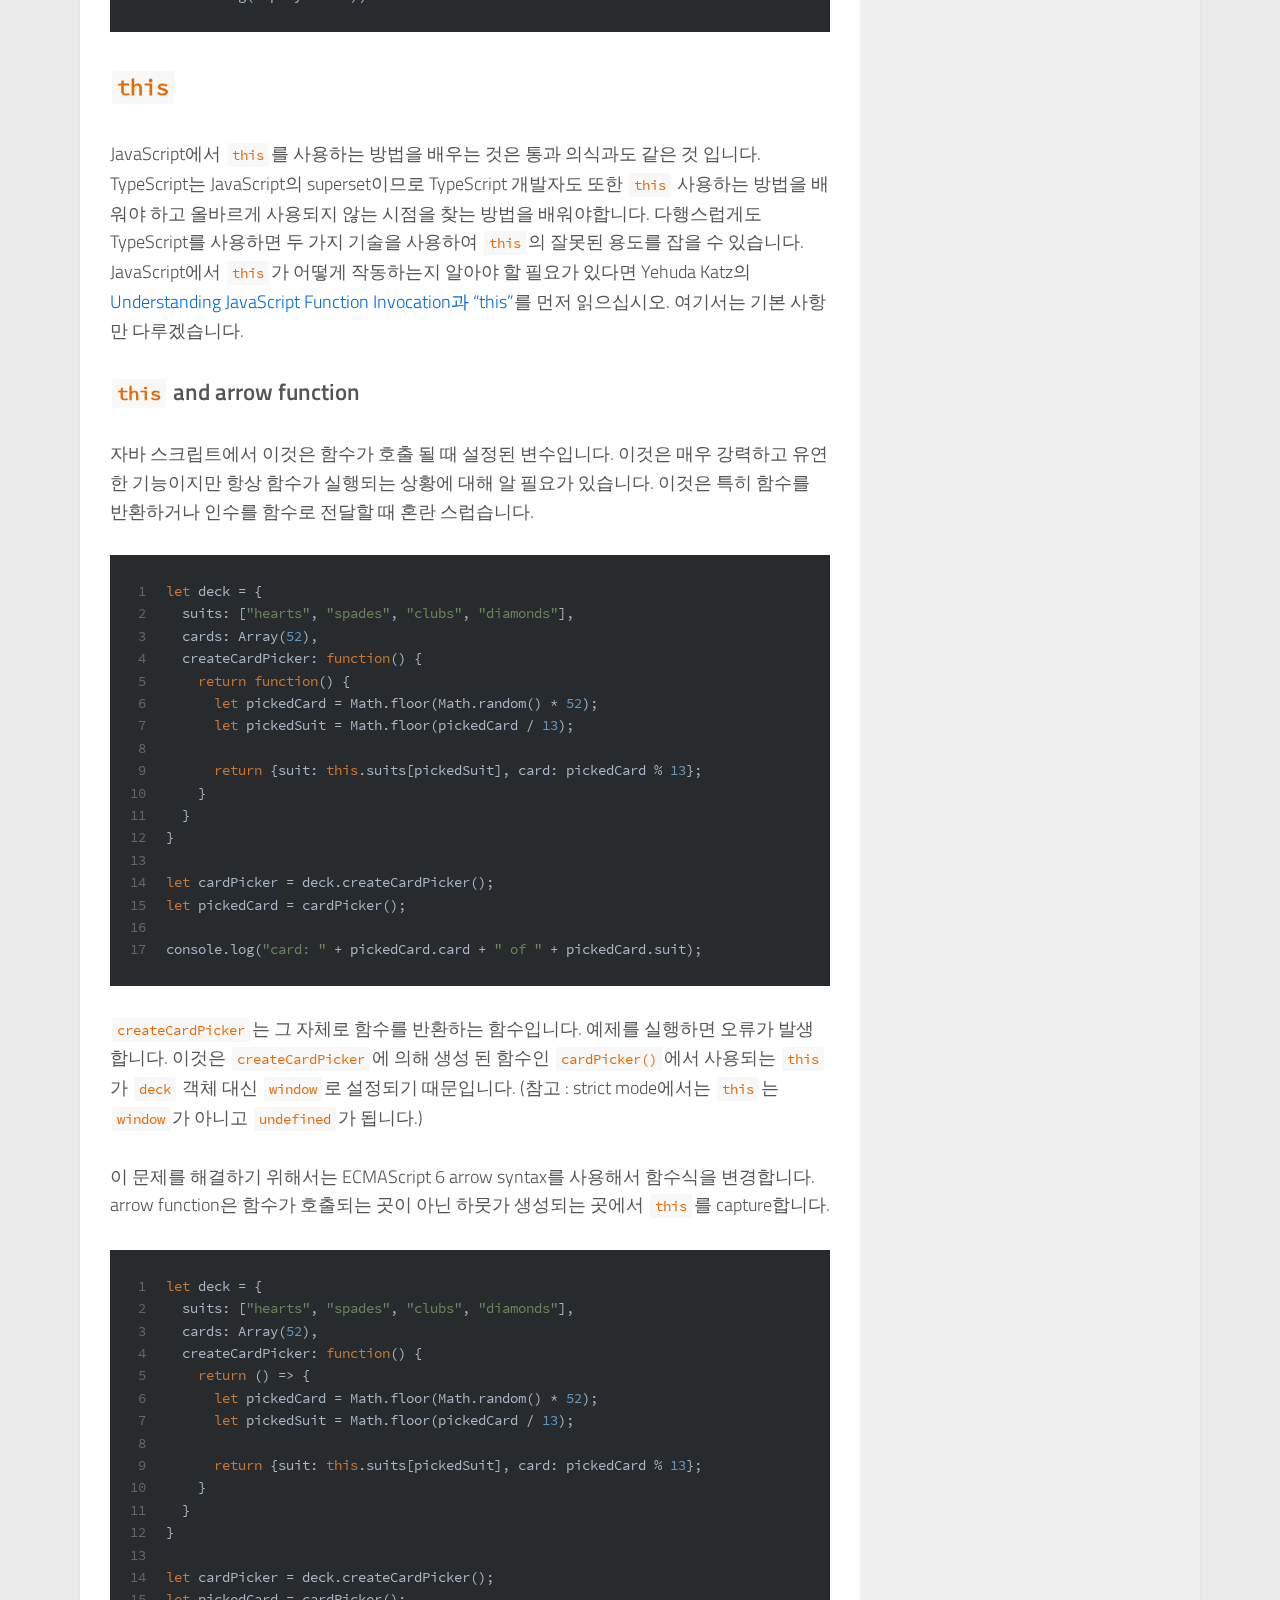
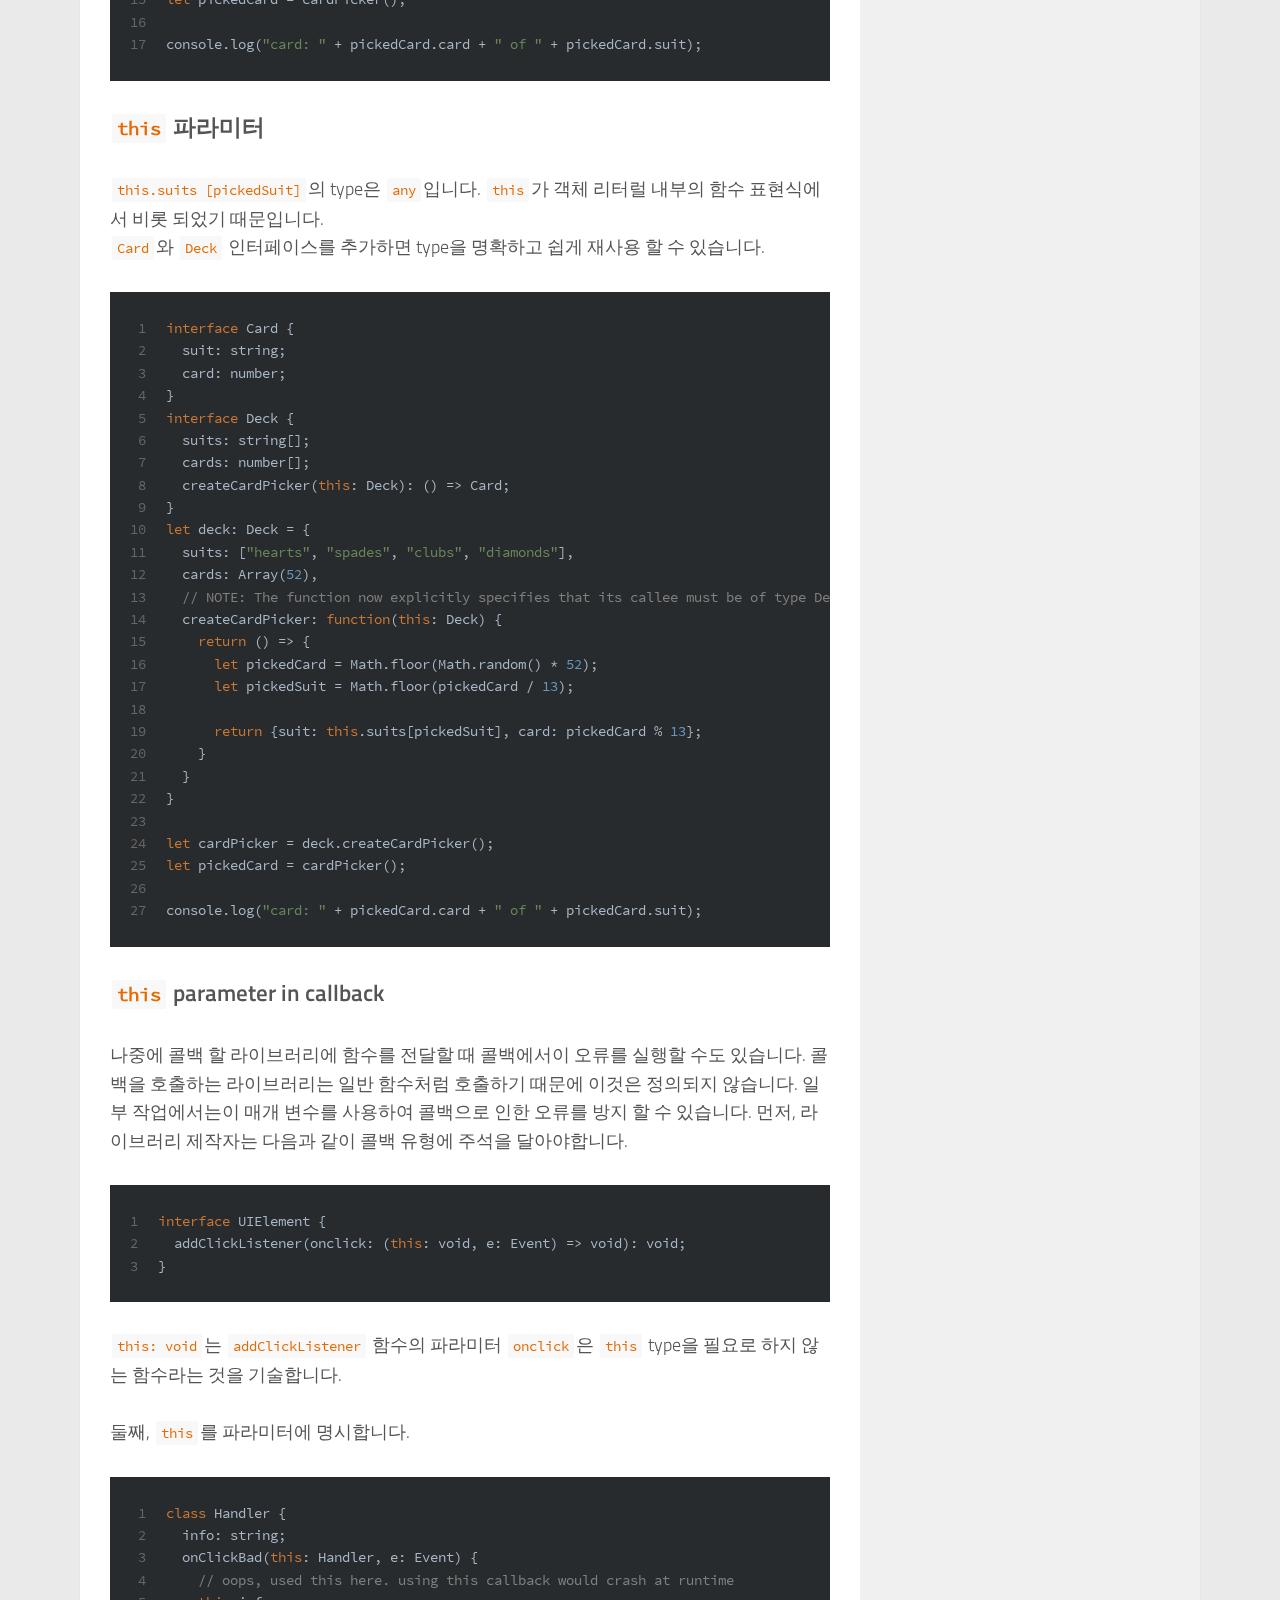
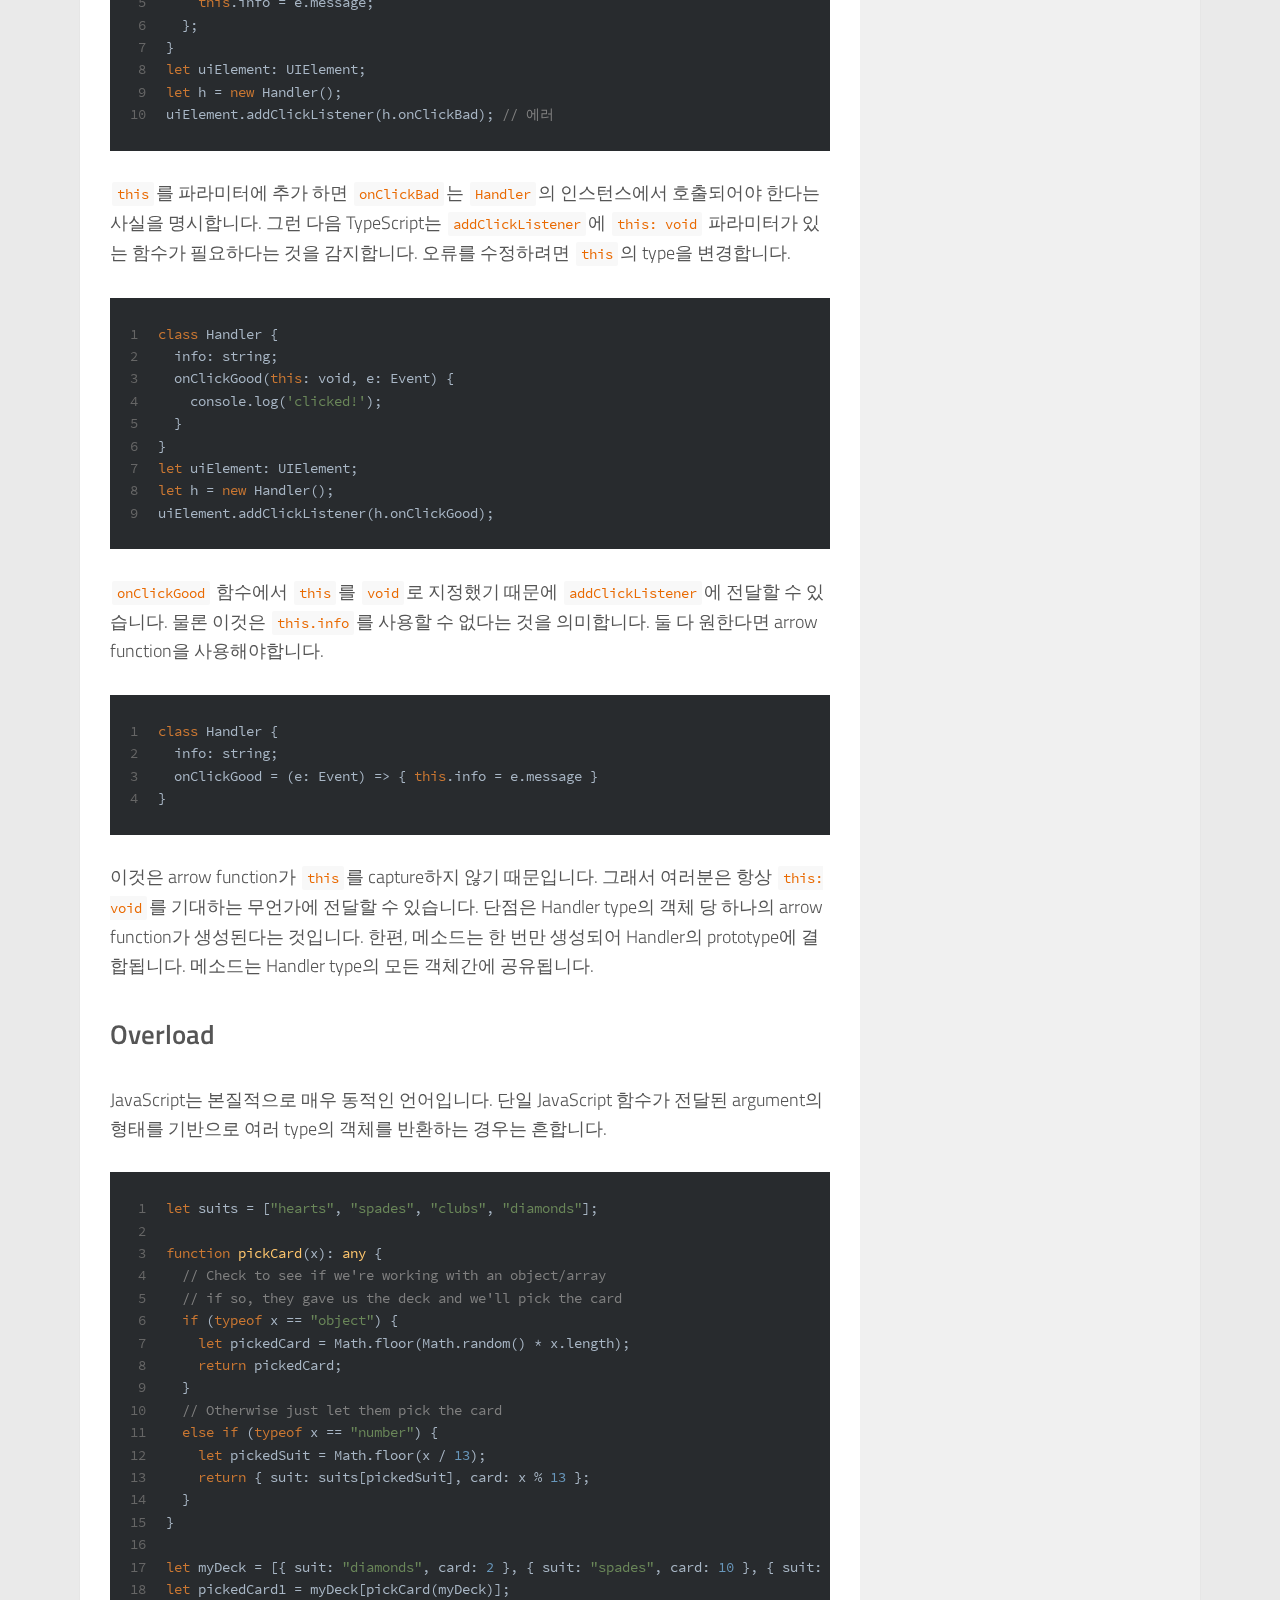
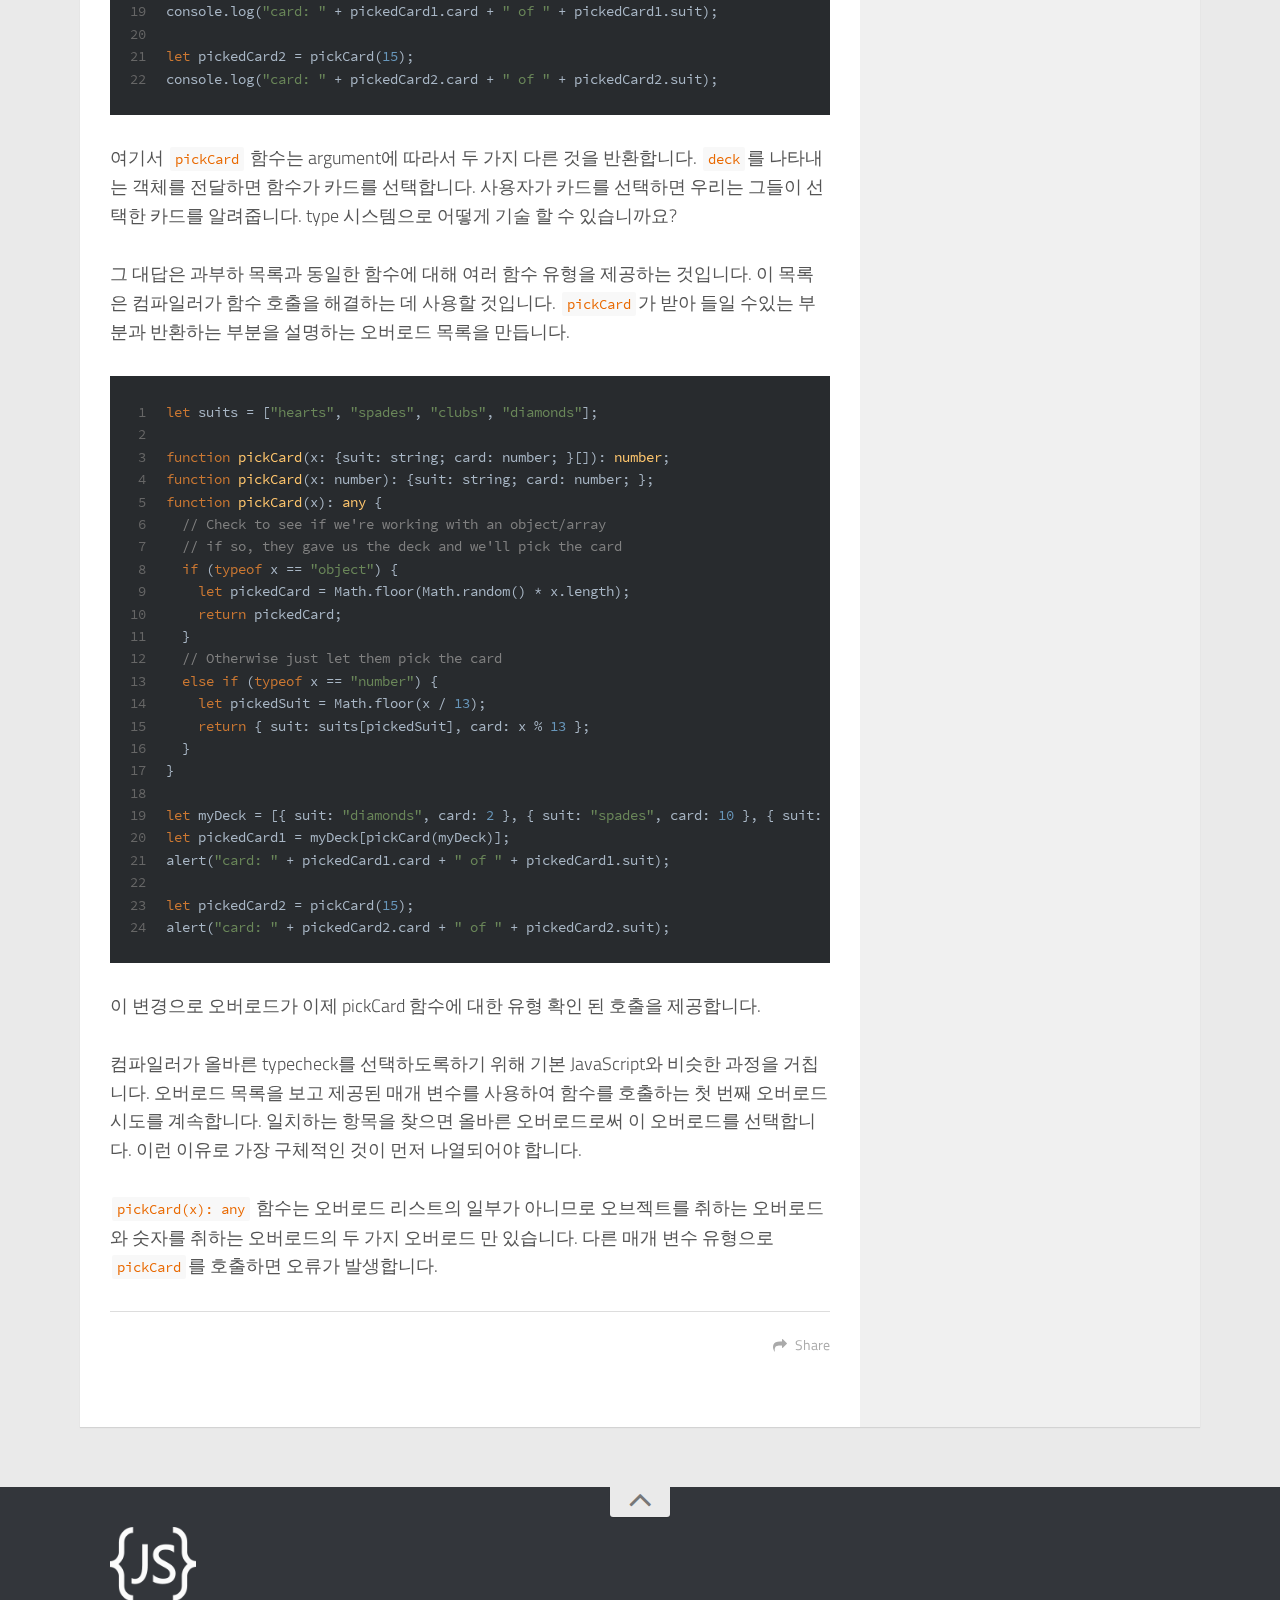
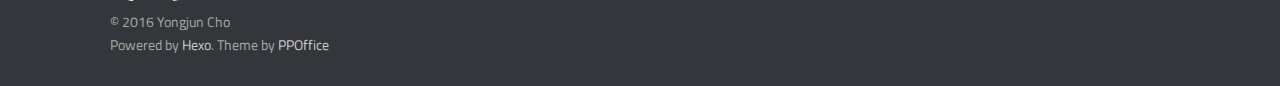
<file: TypeScript/2016-12-05-typescript-function.html>
<!DOCTYPE html>
<html>
<head>
    <meta charset="utf-8">
    
    <title>Typescript Function | Programming Training</title>
    <meta name="viewport" content="width=device-width, initial-scale=1, maximum-scale=1">
    
        <meta name="keywords" content="TypeScript" />
    
    <meta name="description" content="함수는 JavaScript의 모든 응용 프로그램을 구성하는 기본 요소입니다. 추상화 계층, 클래스 모방, 정보 숨김 및 모듈을 함수로 구성합니다. TypeScript에서는 클래스, 네임 스페이스 및 모듈이 있지만 함수는 여전히 작업 수행 방법을 설명하는 데 중요한 역할을합니다. TypeScript는 표준 JavaScript 함수에 몇 가지 새로운 기능을 추">
<meta property="og:type" content="article">
<meta property="og:title" content="Typescript Function">
<meta property="og:url" content="http://dragonjun.github.io/TypeScript/2016-12-05-typescript-function.html">
<meta property="og:site_name" content="Programming Training">
<meta property="og:description" content="함수는 JavaScript의 모든 응용 프로그램을 구성하는 기본 요소입니다. 추상화 계층, 클래스 모방, 정보 숨김 및 모듈을 함수로 구성합니다. TypeScript에서는 클래스, 네임 스페이스 및 모듈이 있지만 함수는 여전히 작업 수행 방법을 설명하는 데 중요한 역할을합니다. TypeScript는 표준 JavaScript 함수에 몇 가지 새로운 기능을 추">
<meta property="og:image" content="http://dragonjun.github.io/images/TypeScript.png">
<meta property="og:updated_time" content="2016-12-03T14:13:42.928Z">
<meta name="twitter:card" content="summary">
<meta name="twitter:title" content="Typescript Function">
<meta name="twitter:description" content="함수는 JavaScript의 모든 응용 프로그램을 구성하는 기본 요소입니다. 추상화 계층, 클래스 모방, 정보 숨김 및 모듈을 함수로 구성합니다. TypeScript에서는 클래스, 네임 스페이스 및 모듈이 있지만 함수는 여전히 작업 수행 방법을 설명하는 데 중요한 역할을합니다. TypeScript는 표준 JavaScript 함수에 몇 가지 새로운 기능을 추">
<meta name="twitter:image" content="http://dragonjun.github.io/images/TypeScript.png">
    

    

    

    <link rel="stylesheet" href="/vendor/font-awesome/css/font-awesome.min.css">
    <link rel="stylesheet" href="/vendor/titillium-web/styles.css">
    <link rel="stylesheet" href="/vendor/source-code-pro/styles.css">

    <link rel="stylesheet" href="/css/style.css">

    <script src="/vendor/jquery/2.0.3/jquery.min.js"></script>
    
    
        <link rel="stylesheet" href="/vendor/lightgallery/css/lightgallery.min.css">
    
    
        <script type="text/javascript">
(function(i,s,o,g,r,a,m) {i['GoogleAnalyticsObject']=r;i[r]=i[r]||function() {
(i[r].q=i[r].q||[]).push(arguments)},i[r].l=1*new Date();a=s.createElement(o),
m=s.getElementsByTagName(o)[0];a.async=1;a.src=g;m.parentNode.insertBefore(a,m)
})(window,document,'script','//www.google-analytics.com/analytics.js','ga');

ga('create', 'UA-28750529-2', 'auto');
ga('send', 'pageview');

</script>
    
    

</head>

<body>
    <div id="wrap">
        <header id="header">
    <div id="header-outer" class="outer">
        <div class="container">
            <div class="container-inner">
                <div id="header-title">
                    <h1 class="logo-wrap">
                        <a href="/" class="logo"></a>
                    </h1>
                    
                        <h2 class="subtitle-wrap">
                            <p class="subtitle">Programming Training</p>
                        </h2>
                    
                </div>
                <div id="header-inner" class="nav-container">
                    <a id="main-nav-toggle" class="nav-icon fa fa-bars"></a>
                    <div class="nav-container-inner">
                        <ul id="main-nav">
                            
                                <li class="main-nav-list-item" >
                                    <a class="main-nav-list-link" href="/">Home</a>
                                </li>
                            
                                        <ul class="main-nav-list"><li class="main-nav-list-item"><a class="main-nav-list-link" href="/categories/TypeScript/">TypeScript</a></li></ul>
                                    
                        </ul>
                        <nav id="sub-nav">
                            <div id="search-form-wrap">

    <form class="search-form">
        <input type="text" class="ins-search-input search-form-input" placeholder="Search" />
        <button type="submit" class="search-form-submit"></button>
    </form>
    <div class="ins-search">
    <div class="ins-search-mask"></div>
    <div class="ins-search-container">
        <div class="ins-input-wrapper">
            <input type="text" class="ins-search-input" placeholder="Type something..." />
            <span class="ins-close ins-selectable"><i class="fa fa-times-circle"></i></span>
        </div>
        <div class="ins-section-wrapper">
            <div class="ins-section-container"></div>
        </div>
    </div>
</div>
<script>
(function (window) {
    var INSIGHT_CONFIG = {
        TRANSLATION: {
            POSTS: 'Posts',
            PAGES: 'Pages',
            CATEGORIES: 'Categories',
            TAGS: 'Tags',
            UNTITLED: '(Untitled)',
        },
        ROOT_URL: '/',
        CONTENT_URL: '/content.json',
    };
    window.INSIGHT_CONFIG = INSIGHT_CONFIG;
})(window);
</script>
<script src="/js/insight.js"></script>

</div>
                        </nav>
                    </div>
                </div>
            </div>
        </div>
    </div>
</header>
        <div class="container">
            <div class="main-body container-inner">
                <div class="main-body-inner">
                    <section id="main">
                        <div class="main-body-header">
    <h1 class="header">
    
    <a class="page-title-link" href="/categories/TypeScript/">TypeScript</a>
    </h1>
</div>
                        <div class="main-body-content">
                            <article id="post-/TypeScript/2016-12-05-typescript-function.html" class="article article-single article-type-post" itemscope itemprop="blogPost">
    <div class="article-inner">
        
            <header class="article-header">
                
    
        <h1 class="article-title" itemprop="name">
        Typescript Function
        </h1>
    

            </header>
        
        
            <div class="article-subtitle">
                <a href="/TypeScript/2016-12-05-typescript-function.html" class="article-date">
    <time datetime="2016-12-04T20:00:00.000Z" itemprop="datePublished">2016-12-05</time>
</a>
                
    <ul class="article-tag-list"><li class="article-tag-list-item"><a class="article-tag-list-link" href="/tags/TypeScript/">TypeScript</a></li></ul>

            </div>
        
        
        <div class="article-entry" itemprop="articleBody">
            <p>함수는 JavaScript의 모든 응용 프로그램을 구성하는 기본 요소입니다. 추상화 계층, 클래스 모방, 정보 숨김 및 모듈을 함수로 구성합니다. TypeScript에서는 클래스, 네임 스페이스 및 모듈이 있지만 함수는 여전히 작업 수행 방법을 설명하는 데 중요한 역할을합니다. TypeScript는 표준 JavaScript 함수에 몇 가지 새로운 기능을 추가하여보다 쉽게 작업 할 수 있도록합니다.</p>
<h2 id="Function"><a href="#Function" class="headerlink" title="Function"></a>Function</h2><p>JavaScript에서와 마찬가지로, TypeScript 함수는 명명된 함수 또는 익명 함수로 만들 수 있습니다. 이를 통해 API에서 함수 목록을 작성하든 한번 사용하는 함수를 다른 함수로 이전 할 것인지에 관계없이 응용 프로그램에 가장 적합한 방법을 선택할 수 있습니다.</p>
<p>자바 스크립트에서 이러한 두 가지 접근 방식을 빠르게 요약하면 다음과 같습니다.</p>
<figure class="highlight ts"><table><tr><td class="gutter"><pre><div class="line">1</div><div class="line">2</div><div class="line">3</div><div class="line">4</div><div class="line">5</div><div class="line">6</div><div class="line">7</div></pre></td><td class="code"><pre><div class="line"><span class="comment">// Named function</span></div><div class="line"><span class="function"><span class="keyword">function</span> <span class="title">add</span>(<span class="params">x, y</span>) </span>&#123;</div><div class="line">  <span class="keyword">return</span> x + y;</div><div class="line">&#125;</div><div class="line"></div><div class="line"><span class="comment">// Anonymous function</span></div><div class="line"><span class="keyword">let</span> myAdd = <span class="function"><span class="keyword">function</span>(<span class="params">x, y</span>) </span>&#123; <span class="keyword">return</span> x+y; &#125;;</div></pre></td></tr></table></figure>
<p>JavaScript와 마찬가지로 함수는 외부의 변수를 참조 할 수 있습니다. 이러한 참조를 변수를 <code>capture</code>한다고 말합니다.</p>
<figure class="highlight ts"><table><tr><td class="gutter"><pre><div class="line">1</div><div class="line">2</div><div class="line">3</div><div class="line">4</div></pre></td><td class="code"><pre><div class="line"><span class="keyword">let</span> z = <span class="number">100</span>;</div><div class="line"><span class="function"><span class="keyword">function</span> <span class="title">addToZ</span>(<span class="params">x, y</span>) </span>&#123;</div><div class="line">  <span class="keyword">return</span> x + y + z;</div><div class="line">&#125;</div></pre></td></tr></table></figure>
<h2 id="Function-Type"><a href="#Function-Type" class="headerlink" title="Function Type"></a>Function Type</h2><h3 id="Typing-the-function"><a href="#Typing-the-function" class="headerlink" title="Typing the function"></a>Typing the function</h3><figure class="highlight ts"><table><tr><td class="gutter"><pre><div class="line">1</div><div class="line">2</div><div class="line">3</div><div class="line">4</div><div class="line">5</div></pre></td><td class="code"><pre><div class="line"><span class="function"><span class="keyword">function</span> <span class="title">add</span>(<span class="params">x: <span class="built_in">number</span>, y: <span class="built_in">number</span></span>): <span class="title">number</span> </span>&#123;</div><div class="line">  <span class="keyword">return</span> x + y;</div><div class="line">&#125;</div><div class="line"></div><div class="line"><span class="keyword">let</span> myAdd = <span class="function"><span class="keyword">function</span>(<span class="params">x: <span class="built_in">number</span>, y: <span class="built_in">number</span></span>): <span class="title">number</span> </span>&#123; <span class="keyword">return</span> x+y; &#125;;</div></pre></td></tr></table></figure>
<p>각 parameter에 type을 추가하고 return type을 추가해서 함수 자체에도 type을 추가할 수 있습니다. TypeScript는 return 문을보고 return type을 파악할 수 있으므로 많은 경우에 생략할 수 있습니다.</p>
<h3 id="Writing-the-function-type"><a href="#Writing-the-function-type" class="headerlink" title="Writing the function type"></a>Writing the function type</h3><p>함수를 입력 했으므로 각 함수 유형을 살펴보고 함수의 전체 유형을 작성해 보겠습니다.</p>
<figure class="highlight ts"><table><tr><td class="gutter"><pre><div class="line">1</div><div class="line">2</div></pre></td><td class="code"><pre><div class="line"><span class="keyword">let</span> myAdd: (x:<span class="built_in">number</span>, x:<span class="built_in">number</span>) =&gt; <span class="built_in">number</span>;</div><div class="line">myAdd = <span class="function"><span class="keyword">function</span>(<span class="params">x: <span class="built_in">number</span>, y: <span class="built_in">number</span></span>): <span class="title">number</span> </span>&#123; <span class="keyword">return</span> x + y; &#125;;</div></pre></td></tr></table></figure>
<p>함수의 type은 parameter type과 return type 두 부분으로 구성됩니다. 둘 사이는 굵은 화살표 (<code>=&gt;</code>)로 구분합니다.</p>
<h3 id="type-추론"><a href="#type-추론" class="headerlink" title="type 추론"></a>type 추론</h3><p>할당문에서 한쪽에만 type을 명시하더라도 TypeScript 컴파일러는 다른쪽의 type을 알 수가 있습니다.</p>
<figure class="highlight ts"><table><tr><td class="gutter"><pre><div class="line">1</div><div class="line">2</div><div class="line">3</div><div class="line">4</div></pre></td><td class="code"><pre><div class="line"><span class="keyword">let</span> myAdd = <span class="function"><span class="keyword">function</span>(<span class="params">x: <span class="built_in">number</span>, y: <span class="built_in">number</span></span>): <span class="title">number</span> </span>&#123; <span class="keyword">return</span>  x + y; &#125;;</div><div class="line"></div><div class="line"><span class="keyword">let</span> myAdd: (baseValue:<span class="built_in">number</span>, increment:<span class="built_in">number</span>) =&gt; <span class="built_in">number</span> =</div><div class="line">  <span class="function"><span class="keyword">function</span>(<span class="params">x, y</span>) </span>&#123; <span class="keyword">return</span> x + y; &#125;;</div></pre></td></tr></table></figure>
<p>이런 type 추론을 “contextual typing”라고 합니다.</p>
<h2 id="Optional-and-Default-Parameter"><a href="#Optional-and-Default-Parameter" class="headerlink" title="Optional and Default Parameter"></a>Optional and Default Parameter</h2><p>TypeScript에서는 함수를 호출할때는 모든 파라미터를 전달해야 합니다. 이것은 <code>null</code>이나 <code>undefined</code>가 주어질 수 없다는 것을 의미하는 것이 아니라, 함수가 호출 될 때 컴파일러는 사용자가 각 매개 변수에 값을 제공했는지 확인합니다. 컴파일러는 또한 이 매개 변수가 함수로 전달되는 유일한 매개 변수라고 가정합니다. 즉, 함수에 주어진 아규먼트의 수는 함수가 예상하는 파라미터의 수와 일치해야합니다.</p>
<figure class="highlight ts"><table><tr><td class="gutter"><pre><div class="line">1</div><div class="line">2</div><div class="line">3</div><div class="line">4</div><div class="line">5</div><div class="line">6</div><div class="line">7</div></pre></td><td class="code"><pre><div class="line"><span class="function"><span class="keyword">function</span> <span class="title">buildName</span>(<span class="params">firstName: <span class="built_in">string</span>, lastName: <span class="built_in">string</span></span>) </span>&#123;</div><div class="line">  <span class="keyword">return</span> firstName + <span class="string">" "</span> + lastName;</div><div class="line">&#125;</div><div class="line"></div><div class="line"><span class="keyword">let</span> result1 = buildName(<span class="string">"Bob"</span>);                  <span class="comment">// 에러</span></div><div class="line"><span class="keyword">let</span> result2 = buildName(<span class="string">"Bob"</span>, <span class="string">"Adams"</span>, <span class="string">"Sr."</span>);  <span class="comment">// 에러</span></div><div class="line"><span class="keyword">let</span> result3 = buildName(<span class="string">"Bob"</span>, <span class="string">"Adams"</span>);</div></pre></td></tr></table></figure>
<p>자바 스크립트에서 모든 매개 변수는 선택 사항이며 사용자는 적합하다고 판단되는 매개 변수를 제외할 수 있습니다. 제외된 파라미터는 <code>undefined</code>가 됩니다. TypeScript에서는 파라미터의 끝에 <code>?</code>를 붙여서 선택적 파라미터라고 기술할 수 있습니다.</p>
<figure class="highlight ts"><table><tr><td class="gutter"><pre><div class="line">1</div><div class="line">2</div><div class="line">3</div><div class="line">4</div><div class="line">5</div><div class="line">6</div><div class="line">7</div><div class="line">8</div><div class="line">9</div><div class="line">10</div></pre></td><td class="code"><pre><div class="line"><span class="function"><span class="keyword">function</span> <span class="title">buildName</span>(<span class="params">firstName: <span class="built_in">string</span>, lastName?: <span class="built_in">string</span></span>) </span>&#123;</div><div class="line">  <span class="keyword">if</span> (lastName)</div><div class="line">    <span class="keyword">return</span> firstName + <span class="string">" "</span> + lastName;</div><div class="line">  <span class="keyword">else</span></div><div class="line">    <span class="keyword">return</span> firstName;</div><div class="line">&#125;</div><div class="line"></div><div class="line"><span class="keyword">let</span> result1 = buildName(<span class="string">"Bob"</span>);</div><div class="line"><span class="keyword">let</span> result2 = buildName(<span class="string">"Bob"</span>, <span class="string">"Adams"</span>, <span class="string">"Sr."</span>);  <span class="comment">// 에러</span></div><div class="line"><span class="keyword">let</span> result3 = buildName(<span class="string">"Bob"</span>, <span class="string">"Adams"</span>);</div></pre></td></tr></table></figure>
<p>모든 선택적 파라미터는 필수 파라미터 다음에 기술해야 합니다.</p>
<p>TypeScript에서 아큐먼트를 전달하지 않거나 <code>undefined</code>를 전달할때 파라미터에 할당되는 값을 설정할 수 있습니다. 이를 default 파라미터라고합니다.</p>
<figure class="highlight"><table><tr><td class="gutter"><pre><div class="line">1</div><div class="line">2</div><div class="line">3</div><div class="line">4</div><div class="line">5</div><div class="line">6</div><div class="line">7</div><div class="line">8</div></pre></td><td class="code"><pre><div class="line">function buildName(firstName: string, lastName = "Smith") &#123;</div><div class="line">  return firstName + " " + lastName;</div><div class="line">&#125;</div><div class="line"></div><div class="line">let result1 = buildName("Bob");                  // "Bob Smith"</div><div class="line">let result2 = buildName("Bob", undefined);       // "Bob Smith"</div><div class="line">let result3 = buildName("Bob", "Adams", "Sr.");</div><div class="line">let result4 = buildName("Bob", "Adams");</div></pre></td></tr></table></figure>
<p>optional 파라미터와 default 파라미터는 동일한 type이 됩니다.</p>
<p>다음 두 예는 <code>(firstName : string, lastName ?: string) =&gt; string</code>로 같은 type입니다.</p>
<figure class="highlight ts"><table><tr><td class="gutter"><pre><div class="line">1</div><div class="line">2</div><div class="line">3</div></pre></td><td class="code"><pre><div class="line"><span class="function"><span class="keyword">function</span> <span class="title">buildName</span>(<span class="params">firstName: <span class="built_in">string</span>, lastName?: <span class="built_in">string</span></span>) </span>&#123;</div><div class="line">  <span class="comment">// ...</span></div><div class="line">&#125;</div></pre></td></tr></table></figure>
<figure class="highlight"><table><tr><td class="gutter"><pre><div class="line">1</div><div class="line">2</div><div class="line">3</div></pre></td><td class="code"><pre><div class="line">function buildName(firstName: string, lastName = "Smith") &#123;</div><div class="line">  // ...</div><div class="line">&#125;</div></pre></td></tr></table></figure>
<p>optional 파라미터와 달리 default 파라미터는 필수 파라미터 앞에 올 수도 있습니다.</p>
<figure class="highlight"><table><tr><td class="gutter"><pre><div class="line">1</div><div class="line">2</div><div class="line">3</div><div class="line">4</div><div class="line">5</div><div class="line">6</div><div class="line">7</div><div class="line">8</div></pre></td><td class="code"><pre><div class="line">function buildName(firstName = "Will", lastName: string) &#123;</div><div class="line">  return firstName + " " + lastName;</div><div class="line">&#125;</div><div class="line"></div><div class="line">let result1 = buildName("Bob");                  // 에러</div><div class="line">let result2 = buildName("Bob", "Adams", "Sr.");  // 에러</div><div class="line">let result3 = buildName("Bob", "Adams");         // returns "Bob Adams"</div><div class="line">let result4 = buildName(undefined, "Adams");     // returns "Will Adams"</div></pre></td></tr></table></figure>
<h2 id="Rest-Parameter"><a href="#Rest-Parameter" class="headerlink" title="Rest Parameter"></a>Rest Parameter</h2><p>파라미터의 갯수가 일정하게 정해지 있지 않을 때 JavaScript에서는 <code>arguments</code>를 사용하며 TypeScript에서는 <code>...</code>를 사용합니다.</p>
<figure class="highlight ts"><table><tr><td class="gutter"><pre><div class="line">1</div><div class="line">2</div><div class="line">3</div><div class="line">4</div><div class="line">5</div><div class="line">6</div></pre></td><td class="code"><pre><div class="line"><span class="function"><span class="keyword">function</span> <span class="title">buildName</span>(<span class="params">firstName: <span class="built_in">string</span>, ...restOfName: <span class="built_in">string</span>[]</span>) </span>&#123;</div><div class="line">  <span class="keyword">return</span> firstName + <span class="string">" "</span> + restOfName.join(<span class="string">" "</span>);</div><div class="line">&#125;</div><div class="line"><span class="keyword">let</span> buildNameFun: (fname: <span class="built_in">string</span>, ...rest: <span class="built_in">string</span>[]) =&gt; <span class="built_in">string</span> = buildName;</div><div class="line"><span class="keyword">let</span> employeeName = buildNameFun(<span class="string">"Joseph"</span>, <span class="string">"Samuel"</span>, <span class="string">"Lucas"</span>, <span class="string">"MacKinzie"</span>);</div><div class="line"><span class="built_in">console</span>.log(employeeName);</div></pre></td></tr></table></figure>
<h2 id="this"><a href="#this" class="headerlink" title="this"></a><code>this</code></h2><p>JavaScript에서 <code>this</code>를 사용하는 방법을 배우는 것은 통과 의식과도 같은 것 입니다. TypeScript는 JavaScript의 superset이므로 TypeScript 개발자도 또한 <code>this</code> 사용하는 방법을 배워야 하고 올바르게 사용되지 않는 시점을 찾는 방법을 배워야합니다. 다행스럽게도 TypeScript를 사용하면 두 가지 기술을 사용하여 <code>this</code>의 잘못된 용도를 잡을 수 있습니다. JavaScript에서 <code>this</code>가 어떻게 작동하는지 알아야 할 필요가 있다면 Yehuda Katz의 <a href="http://yehudakatz.com/2011/08/11/understanding-javascript-function-invocation-and-this/" target="_blank" rel="external">Understanding JavaScript Function Invocation과 “this”</a>를 먼저 읽으십시오. 여기서는 기본 사항 만 다루겠습니다.</p>
<h3 id="this-and-arrow-function"><a href="#this-and-arrow-function" class="headerlink" title="this and arrow function"></a><code>this</code> and arrow function</h3><p>자바 스크립트에서 이것은 함수가 호출 될 때 설정된 변수입니다. 이것은 매우 강력하고 유연한 기능이지만 항상 함수가 실행되는 상황에 대해 알 필요가 있습니다. 이것은 특히 함수를 반환하거나 인수를 함수로 전달할 때 혼란 스럽습니다.</p>
<figure class="highlight ts"><table><tr><td class="gutter"><pre><div class="line">1</div><div class="line">2</div><div class="line">3</div><div class="line">4</div><div class="line">5</div><div class="line">6</div><div class="line">7</div><div class="line">8</div><div class="line">9</div><div class="line">10</div><div class="line">11</div><div class="line">12</div><div class="line">13</div><div class="line">14</div><div class="line">15</div><div class="line">16</div><div class="line">17</div></pre></td><td class="code"><pre><div class="line"><span class="keyword">let</span> deck = &#123;</div><div class="line">  suits: [<span class="string">"hearts"</span>, <span class="string">"spades"</span>, <span class="string">"clubs"</span>, <span class="string">"diamonds"</span>],</div><div class="line">  cards: <span class="built_in">Array</span>(<span class="number">52</span>),</div><div class="line">  createCardPicker: <span class="function"><span class="keyword">function</span>(<span class="params"></span>) </span>&#123;</div><div class="line">    <span class="keyword">return</span> <span class="function"><span class="keyword">function</span>(<span class="params"></span>) </span>&#123;</div><div class="line">      <span class="keyword">let</span> pickedCard = <span class="built_in">Math</span>.floor(<span class="built_in">Math</span>.random() * <span class="number">52</span>);</div><div class="line">      <span class="keyword">let</span> pickedSuit = <span class="built_in">Math</span>.floor(pickedCard / <span class="number">13</span>);</div><div class="line"></div><div class="line">      <span class="keyword">return</span> &#123;suit: <span class="keyword">this</span>.suits[pickedSuit], card: pickedCard % <span class="number">13</span>&#125;;</div><div class="line">    &#125;</div><div class="line">  &#125;</div><div class="line">&#125;</div><div class="line"></div><div class="line"><span class="keyword">let</span> cardPicker = deck.createCardPicker();</div><div class="line"><span class="keyword">let</span> pickedCard = cardPicker();</div><div class="line"></div><div class="line"><span class="built_in">console</span>.log(<span class="string">"card: "</span> + pickedCard.card + <span class="string">" of "</span> + pickedCard.suit);</div></pre></td></tr></table></figure>
<p><code>createCardPicker</code>는 그 자체로 함수를 반환하는 함수입니다. 예제를 실행하면 오류가 발생합니다. 이것은 <code>createCardPicker</code>에 의해 생성 된 함수인 <code>cardPicker()</code>에서 사용되는 <code>this</code>가 <code>deck</code> 객체 대신 <code>window</code>로 설정되기 때문입니다. (참고 : strict mode에서는 <code>this</code>는 <code>window</code>가 아니고 <code>undefined</code>가 됩니다.)</p>
<p>이 문제를 해결하기 위해서는 ECMAScript 6 arrow syntax를 사용해서 함수식을 변경합니다. arrow function은 함수가 호출되는 곳이 아닌 하뭇가 생성되는 곳에서 <code>this</code>를 capture합니다.</p>
<figure class="highlight ts"><table><tr><td class="gutter"><pre><div class="line">1</div><div class="line">2</div><div class="line">3</div><div class="line">4</div><div class="line">5</div><div class="line">6</div><div class="line">7</div><div class="line">8</div><div class="line">9</div><div class="line">10</div><div class="line">11</div><div class="line">12</div><div class="line">13</div><div class="line">14</div><div class="line">15</div><div class="line">16</div><div class="line">17</div></pre></td><td class="code"><pre><div class="line"><span class="keyword">let</span> deck = &#123;</div><div class="line">  suits: [<span class="string">"hearts"</span>, <span class="string">"spades"</span>, <span class="string">"clubs"</span>, <span class="string">"diamonds"</span>],</div><div class="line">  cards: <span class="built_in">Array</span>(<span class="number">52</span>),</div><div class="line">  createCardPicker: <span class="function"><span class="keyword">function</span>(<span class="params"></span>) </span>&#123;</div><div class="line">    <span class="keyword">return</span> () =&gt; &#123;</div><div class="line">      <span class="keyword">let</span> pickedCard = <span class="built_in">Math</span>.floor(<span class="built_in">Math</span>.random() * <span class="number">52</span>);</div><div class="line">      <span class="keyword">let</span> pickedSuit = <span class="built_in">Math</span>.floor(pickedCard / <span class="number">13</span>);</div><div class="line"></div><div class="line">      <span class="keyword">return</span> &#123;suit: <span class="keyword">this</span>.suits[pickedSuit], card: pickedCard % <span class="number">13</span>&#125;;</div><div class="line">    &#125;</div><div class="line">  &#125;</div><div class="line">&#125;</div><div class="line"></div><div class="line"><span class="keyword">let</span> cardPicker = deck.createCardPicker();</div><div class="line"><span class="keyword">let</span> pickedCard = cardPicker();</div><div class="line"></div><div class="line"><span class="built_in">console</span>.log(<span class="string">"card: "</span> + pickedCard.card + <span class="string">" of "</span> + pickedCard.suit);</div></pre></td></tr></table></figure>
<h3 id="this-파라미터"><a href="#this-파라미터" class="headerlink" title="this 파라미터"></a><code>this</code> 파라미터</h3><p><code>this.suits [pickedSuit]</code>의 type은 <code>any</code>입니다. <code>this</code>가 객체 리터럴 내부의 함수 표현식에서 비롯 되었기 때문입니다.<br><code>Card</code>와 <code>Deck</code> 인터페이스를 추가하면 type을 명확하고 쉽게 재사용 할 수 있습니다.</p>
<figure class="highlight ts"><table><tr><td class="gutter"><pre><div class="line">1</div><div class="line">2</div><div class="line">3</div><div class="line">4</div><div class="line">5</div><div class="line">6</div><div class="line">7</div><div class="line">8</div><div class="line">9</div><div class="line">10</div><div class="line">11</div><div class="line">12</div><div class="line">13</div><div class="line">14</div><div class="line">15</div><div class="line">16</div><div class="line">17</div><div class="line">18</div><div class="line">19</div><div class="line">20</div><div class="line">21</div><div class="line">22</div><div class="line">23</div><div class="line">24</div><div class="line">25</div><div class="line">26</div><div class="line">27</div></pre></td><td class="code"><pre><div class="line"><span class="keyword">interface</span> Card &#123;</div><div class="line">  suit: <span class="built_in">string</span>;</div><div class="line">  card: <span class="built_in">number</span>;</div><div class="line">&#125;</div><div class="line"><span class="keyword">interface</span> Deck &#123;</div><div class="line">  suits: <span class="built_in">string</span>[];</div><div class="line">  cards: <span class="built_in">number</span>[];</div><div class="line">  createCardPicker(<span class="keyword">this</span>: Deck): () =&gt; Card;</div><div class="line">&#125;</div><div class="line"><span class="keyword">let</span> deck: Deck = &#123;</div><div class="line">  suits: [<span class="string">"hearts"</span>, <span class="string">"spades"</span>, <span class="string">"clubs"</span>, <span class="string">"diamonds"</span>],</div><div class="line">  cards: <span class="built_in">Array</span>(<span class="number">52</span>),</div><div class="line">  <span class="comment">// <span class="doctag">NOTE:</span> The function now explicitly specifies that its callee must be of type Deck</span></div><div class="line">  createCardPicker: <span class="function"><span class="keyword">function</span>(<span class="params"><span class="keyword">this</span>: Deck</span>) </span>&#123;</div><div class="line">    <span class="keyword">return</span> () =&gt; &#123;</div><div class="line">      <span class="keyword">let</span> pickedCard = <span class="built_in">Math</span>.floor(<span class="built_in">Math</span>.random() * <span class="number">52</span>);</div><div class="line">      <span class="keyword">let</span> pickedSuit = <span class="built_in">Math</span>.floor(pickedCard / <span class="number">13</span>);</div><div class="line"></div><div class="line">      <span class="keyword">return</span> &#123;suit: <span class="keyword">this</span>.suits[pickedSuit], card: pickedCard % <span class="number">13</span>&#125;;</div><div class="line">    &#125;</div><div class="line">  &#125;</div><div class="line">&#125;</div><div class="line"></div><div class="line"><span class="keyword">let</span> cardPicker = deck.createCardPicker();</div><div class="line"><span class="keyword">let</span> pickedCard = cardPicker();</div><div class="line"></div><div class="line"><span class="built_in">console</span>.log(<span class="string">"card: "</span> + pickedCard.card + <span class="string">" of "</span> + pickedCard.suit);</div></pre></td></tr></table></figure>
<h3 id="this-parameter-in-callback"><a href="#this-parameter-in-callback" class="headerlink" title="this parameter in callback"></a><code>this</code> parameter in callback</h3><p>나중에 콜백 할 라이브러리에 함수를 전달할 때 콜백에서이 오류를 실행할 수도 있습니다. 콜백을 호출하는 라이브러리는 일반 함수처럼 호출하기 때문에 이것은 정의되지 않습니다. 일부 작업에서는이 매개 변수를 사용하여 콜백으로 인한 오류를 방지 할 수 있습니다. 먼저, 라이브러리 제작자는 다음과 같이 콜백 유형에 주석을 달아야합니다.</p>
<figure class="highlight ts"><table><tr><td class="gutter"><pre><div class="line">1</div><div class="line">2</div><div class="line">3</div></pre></td><td class="code"><pre><div class="line"><span class="keyword">interface</span> UIElement &#123;</div><div class="line">  addClickListener(onclick: (<span class="keyword">this</span>: <span class="built_in">void</span>, e: Event) =&gt; <span class="built_in">void</span>): <span class="built_in">void</span>;</div><div class="line">&#125;</div></pre></td></tr></table></figure>
<p><code>this: void</code>는 <code>addClickListener</code> 함수의 파라미터 <code>onclick</code>은 <code>this</code> type을 필요로 하지 않는 함수라는 것을 기술합니다.</p>
<p>둘째, <code>this</code>를 파라미터에 명시합니다.</p>
<figure class="highlight ts"><table><tr><td class="gutter"><pre><div class="line">1</div><div class="line">2</div><div class="line">3</div><div class="line">4</div><div class="line">5</div><div class="line">6</div><div class="line">7</div><div class="line">8</div><div class="line">9</div><div class="line">10</div></pre></td><td class="code"><pre><div class="line"><span class="keyword">class</span> Handler &#123;</div><div class="line">  info: <span class="built_in">string</span>;</div><div class="line">  onClickBad(<span class="keyword">this</span>: Handler, e: Event) &#123;</div><div class="line">    <span class="comment">// oops, used this here. using this callback would crash at runtime</span></div><div class="line">    <span class="keyword">this</span>.info = e.message;</div><div class="line">  &#125;;</div><div class="line">&#125;</div><div class="line"><span class="keyword">let</span> uiElement: UIElement;</div><div class="line"><span class="keyword">let</span> h = <span class="keyword">new</span> Handler();</div><div class="line">uiElement.addClickListener(h.onClickBad); <span class="comment">// 에러</span></div></pre></td></tr></table></figure>
<p><code>this</code>를 파라미터에 추가 하면 <code>onClickBad</code>는 <code>Handler</code>의 인스턴스에서 호출되어야 한다는 사실을 명시합니다. 그런 다음 TypeScript는 <code>addClickListener</code>에 <code>this: void</code> 파라미터가 있는 함수가 필요하다는 것을 감지합니다. 오류를 수정하려면 <code>this</code>의 type을 변경합니다.</p>
<figure class="highlight ts"><table><tr><td class="gutter"><pre><div class="line">1</div><div class="line">2</div><div class="line">3</div><div class="line">4</div><div class="line">5</div><div class="line">6</div><div class="line">7</div><div class="line">8</div><div class="line">9</div></pre></td><td class="code"><pre><div class="line"><span class="keyword">class</span> Handler &#123;</div><div class="line">  info: <span class="built_in">string</span>;</div><div class="line">  onClickGood(<span class="keyword">this</span>: <span class="built_in">void</span>, e: Event) &#123;</div><div class="line">    <span class="built_in">console</span>.log(<span class="string">'clicked!'</span>);</div><div class="line">  &#125;</div><div class="line">&#125;</div><div class="line"><span class="keyword">let</span> uiElement: UIElement;</div><div class="line"><span class="keyword">let</span> h = <span class="keyword">new</span> Handler();</div><div class="line">uiElement.addClickListener(h.onClickGood);</div></pre></td></tr></table></figure>
<p><code>onClickGood</code> 함수에서 <code>this</code>를 <code>void</code>로 지정했기 때문에 <code>addClickListener</code>에 전달할 수 있습니다. 물론 이것은 <code>this.info</code>를 사용할 수 없다는 것을 의미합니다. 둘 다 원한다면 arrow function을 사용해야합니다.</p>
<figure class="highlight ts"><table><tr><td class="gutter"><pre><div class="line">1</div><div class="line">2</div><div class="line">3</div><div class="line">4</div></pre></td><td class="code"><pre><div class="line"><span class="keyword">class</span> Handler &#123;</div><div class="line">  info: <span class="built_in">string</span>;</div><div class="line">  onClickGood = (e: Event) =&gt; &#123; <span class="keyword">this</span>.info = e.message &#125;</div><div class="line">&#125;</div></pre></td></tr></table></figure>
<p>이것은 arrow function가 <code>this</code>를 capture하지 않기 때문입니다. 그래서 여러분은 항상 <code>this: void</code>를 기대하는 무언가에 전달할 수 있습니다. 단점은 Handler type의 객체 당 하나의 arrow function가 생성된다는 것입니다. 한편, 메소드는 한 번만 생성되어 Handler의 prototype에 결합됩니다. 메소드는 Handler type의 모든 객체간에 공유됩니다.</p>
<h2 id="Overload"><a href="#Overload" class="headerlink" title="Overload"></a>Overload</h2><p>JavaScript는 본질적으로 매우 동적인 언어입니다. 단일 JavaScript 함수가 전달된 argument의 형태를 기반으로 여러 type의 객체를 반환하는 경우는 흔합니다.</p>
<figure class="highlight ts"><table><tr><td class="gutter"><pre><div class="line">1</div><div class="line">2</div><div class="line">3</div><div class="line">4</div><div class="line">5</div><div class="line">6</div><div class="line">7</div><div class="line">8</div><div class="line">9</div><div class="line">10</div><div class="line">11</div><div class="line">12</div><div class="line">13</div><div class="line">14</div><div class="line">15</div><div class="line">16</div><div class="line">17</div><div class="line">18</div><div class="line">19</div><div class="line">20</div><div class="line">21</div><div class="line">22</div></pre></td><td class="code"><pre><div class="line"><span class="keyword">let</span> suits = [<span class="string">"hearts"</span>, <span class="string">"spades"</span>, <span class="string">"clubs"</span>, <span class="string">"diamonds"</span>];</div><div class="line"></div><div class="line"><span class="function"><span class="keyword">function</span> <span class="title">pickCard</span>(<span class="params">x</span>): <span class="title">any</span> </span>&#123;</div><div class="line">  <span class="comment">// Check to see if we're working with an object/array</span></div><div class="line">  <span class="comment">// if so, they gave us the deck and we'll pick the card</span></div><div class="line">  <span class="keyword">if</span> (<span class="keyword">typeof</span> x == <span class="string">"object"</span>) &#123;</div><div class="line">    <span class="keyword">let</span> pickedCard = <span class="built_in">Math</span>.floor(<span class="built_in">Math</span>.random() * x.length);</div><div class="line">    <span class="keyword">return</span> pickedCard;</div><div class="line">  &#125;</div><div class="line">  <span class="comment">// Otherwise just let them pick the card</span></div><div class="line">  <span class="keyword">else</span> <span class="keyword">if</span> (<span class="keyword">typeof</span> x == <span class="string">"number"</span>) &#123;</div><div class="line">    <span class="keyword">let</span> pickedSuit = <span class="built_in">Math</span>.floor(x / <span class="number">13</span>);</div><div class="line">    <span class="keyword">return</span> &#123; suit: suits[pickedSuit], card: x % <span class="number">13</span> &#125;;</div><div class="line">  &#125;</div><div class="line">&#125;</div><div class="line"></div><div class="line"><span class="keyword">let</span> myDeck = [&#123; suit: <span class="string">"diamonds"</span>, card: <span class="number">2</span> &#125;, &#123; suit: <span class="string">"spades"</span>, card: <span class="number">10</span> &#125;, &#123; suit: <span class="string">"hearts"</span>, card: <span class="number">4</span> &#125;];</div><div class="line"><span class="keyword">let</span> pickedCard1 = myDeck[pickCard(myDeck)];</div><div class="line"><span class="built_in">console</span>.log(<span class="string">"card: "</span> + pickedCard1.card + <span class="string">" of "</span> + pickedCard1.suit);</div><div class="line"></div><div class="line"><span class="keyword">let</span> pickedCard2 = pickCard(<span class="number">15</span>);</div><div class="line"><span class="built_in">console</span>.log(<span class="string">"card: "</span> + pickedCard2.card + <span class="string">" of "</span> + pickedCard2.suit);</div></pre></td></tr></table></figure>
<p>여기서 <code>pickCard</code> 함수는 argument에 따라서 두 가지 다른 것을 반환합니다. <code>deck</code>를 나타내는 객체를 전달하면 함수가 카드를 선택합니다. 사용자가 카드를 선택하면 우리는 그들이 선택한 카드를 알려줍니다. type 시스템으로 어떻게 기술 할 수 있습니까요?</p>
<p>그 대답은 과부하 목록과 동일한 함수에 대해 여러 함수 유형을 제공하는 것입니다. 이 목록은 컴파일러가 함수 호출을 해결하는 데 사용할 것입니다. <code>pickCard</code>가 받아 들일 수있는 부분과 반환하는 부분을 설명하는 오버로드 목록을 만듭니다.</p>
<figure class="highlight ts"><table><tr><td class="gutter"><pre><div class="line">1</div><div class="line">2</div><div class="line">3</div><div class="line">4</div><div class="line">5</div><div class="line">6</div><div class="line">7</div><div class="line">8</div><div class="line">9</div><div class="line">10</div><div class="line">11</div><div class="line">12</div><div class="line">13</div><div class="line">14</div><div class="line">15</div><div class="line">16</div><div class="line">17</div><div class="line">18</div><div class="line">19</div><div class="line">20</div><div class="line">21</div><div class="line">22</div><div class="line">23</div><div class="line">24</div></pre></td><td class="code"><pre><div class="line"><span class="keyword">let</span> suits = [<span class="string">"hearts"</span>, <span class="string">"spades"</span>, <span class="string">"clubs"</span>, <span class="string">"diamonds"</span>];</div><div class="line"></div><div class="line"><span class="function"><span class="keyword">function</span> <span class="title">pickCard</span>(<span class="params">x: &#123;suit: <span class="built_in">string</span>; card: <span class="built_in">number</span>; &#125;[]</span>): <span class="title">number</span></span>;</div><div class="line"><span class="function"><span class="keyword">function</span> <span class="title">pickCard</span>(<span class="params">x: <span class="built_in">number</span></span>): </span>&#123;suit: <span class="built_in">string</span>; card: <span class="built_in">number</span>; &#125;;</div><div class="line"><span class="function"><span class="keyword">function</span> <span class="title">pickCard</span>(<span class="params">x</span>): <span class="title">any</span> </span>&#123;</div><div class="line">  <span class="comment">// Check to see if we're working with an object/array</span></div><div class="line">  <span class="comment">// if so, they gave us the deck and we'll pick the card</span></div><div class="line">  <span class="keyword">if</span> (<span class="keyword">typeof</span> x == <span class="string">"object"</span>) &#123;</div><div class="line">    <span class="keyword">let</span> pickedCard = <span class="built_in">Math</span>.floor(<span class="built_in">Math</span>.random() * x.length);</div><div class="line">    <span class="keyword">return</span> pickedCard;</div><div class="line">  &#125;</div><div class="line">  <span class="comment">// Otherwise just let them pick the card</span></div><div class="line">  <span class="keyword">else</span> <span class="keyword">if</span> (<span class="keyword">typeof</span> x == <span class="string">"number"</span>) &#123;</div><div class="line">    <span class="keyword">let</span> pickedSuit = <span class="built_in">Math</span>.floor(x / <span class="number">13</span>);</div><div class="line">    <span class="keyword">return</span> &#123; suit: suits[pickedSuit], card: x % <span class="number">13</span> &#125;;</div><div class="line">  &#125;</div><div class="line">&#125;</div><div class="line"></div><div class="line"><span class="keyword">let</span> myDeck = [&#123; suit: <span class="string">"diamonds"</span>, card: <span class="number">2</span> &#125;, &#123; suit: <span class="string">"spades"</span>, card: <span class="number">10</span> &#125;, &#123; suit: <span class="string">"hearts"</span>, card: <span class="number">4</span> &#125;];</div><div class="line"><span class="keyword">let</span> pickedCard1 = myDeck[pickCard(myDeck)];</div><div class="line">alert(<span class="string">"card: "</span> + pickedCard1.card + <span class="string">" of "</span> + pickedCard1.suit);</div><div class="line"></div><div class="line"><span class="keyword">let</span> pickedCard2 = pickCard(<span class="number">15</span>);</div><div class="line">alert(<span class="string">"card: "</span> + pickedCard2.card + <span class="string">" of "</span> + pickedCard2.suit);</div></pre></td></tr></table></figure>
<p>이 변경으로 오버로드가 이제 pickCard 함수에 대한 유형 확인 된 호출을 제공합니다.</p>
<p>컴파일러가 올바른 typecheck를 선택하도록하기 위해 기본 JavaScript와 비슷한 과정을 거칩니다. 오버로드 목록을 보고 제공된 매개 변수를 사용하여 함수를 호출하는 첫 번째 오버로드 시도를 계속합니다. 일치하는 항목을 찾으면 올바른 오버로드로써 이 오버로드를 선택합니다. 이런 이유로 가장 구체적인 것이 먼저 나열되어야 합니다.</p>
<p><code>pickCard(x): any</code> 함수는 오버로드 리스트의 일부가 아니므로 오브젝트를 취하는 오버로드와 숫자를 취하는 오버로드의 두 가지 오버로드 만 있습니다. 다른 매개 변수 유형으로 <code>pickCard</code>를 호출하면 오류가 발생합니다.</p>

        </div>
        <footer class="article-footer">
            



    <a data-url="http://dragonjun.github.io//TypeScript/2016-12-05-typescript-function.html" data-id="ciw8e16au000k9s9uu56wbm5e" class="article-share-link"><i class="fa fa-share"></i>Share</a>
<script>
    (function ($) {
        $('body').on('click', function() {
            $('.article-share-box.on').removeClass('on');
        }).on('click', '.article-share-link', function(e) {
            e.stopPropagation();

            var $this = $(this),
                url = $this.attr('data-url'),
                encodedUrl = encodeURIComponent(url),
                id = 'article-share-box-' + $this.attr('data-id'),
                offset = $this.offset(),
                box;

            if ($('#' + id).length) {
                box = $('#' + id);

                if (box.hasClass('on')){
                    box.removeClass('on');
                    return;
                }
            } else {
                var html = [
                    '<div id="' + id + '" class="article-share-box">',
                        '<input class="article-share-input" value="' + url + '">',
                        '<div class="article-share-links">',
                            '<a href="https://twitter.com/intent/tweet?url=' + encodedUrl + '" class="article-share-twitter" target="_blank" title="Twitter"></a>',
                            '<a href="https://www.facebook.com/sharer.php?u=' + encodedUrl + '" class="article-share-facebook" target="_blank" title="Facebook"></a>',
                            '<a href="http://pinterest.com/pin/create/button/?url=' + encodedUrl + '" class="article-share-pinterest" target="_blank" title="Pinterest"></a>',
                            '<a href="https://plus.google.com/share?url=' + encodedUrl + '" class="article-share-google" target="_blank" title="Google+"></a>',
                        '</div>',
                    '</div>'
                ].join('');

              box = $(html);

              $('body').append(box);
            }

            $('.article-share-box.on').hide();

            box.css({
                top: offset.top + 25,
                left: offset.left
            }).addClass('on');

        }).on('click', '.article-share-box', function (e) {
            e.stopPropagation();
        }).on('click', '.article-share-box-input', function () {
            $(this).select();
        }).on('click', '.article-share-box-link', function (e) {
            e.preventDefault();
            e.stopPropagation();

            window.open(this.href, 'article-share-box-window-' + Date.now(), 'width=500,height=450');
        });
    })(jQuery);
</script>

        </footer>
    </div>
</article>

    <section id="comments">
    
    </section>

                        </div>
                    </section>
                    <aside id="sidebar">
    <a class="sidebar-toggle" title="Expand Sidebar"><i class="toggle icon"></i></a>
    <div class="sidebar-top">
        <p>follow:</p>
        <ul class="social-links">
            
                
                <li>
                    <a class="social-tooltip" title="github" href="https://github.com/dragonjun" target="_blank">
                        <i class="icon fa fa-github"></i>
                    </a>
                </li>
                
            
        </ul>
    </div>
    
        
<nav id="article-nav">
    
        <a href="/TypeScript/2016-12-06-typescript-generic.html" id="article-nav-newer" class="article-nav-link-wrap">
        <strong class="article-nav-caption">newer</strong>
        <p class="article-nav-title">
        
            Typescript Generic
        
        </p>
        <i class="icon fa fa-chevron-right" id="icon-chevron-right"></i>
    </a>
    
    
        <a href="/TypeScript/2016-12-04-typescript-class.html" id="article-nav-older" class="article-nav-link-wrap">
        <strong class="article-nav-caption">older</strong>
        <p class="article-nav-title">Typescript Class</p>
        <i class="icon fa fa-chevron-left" id="icon-chevron-left"></i>
        </a>
    
</nav>

    
    <div class="widgets-container">
        
            
                
    <div class="widget-wrap widget-list">
        <h3 class="widget-title">categories</h3>
        <div class="widget">
            <ul class="category-list"><li class="category-list-item"><a class="category-list-link" href="/categories/TypeScript/">TypeScript</a><span class="category-list-count">8</span></li></ul>
        </div>
    </div>


            
                
    <div class="widget-wrap widget-list">
        <h3 class="widget-title">archives</h3>
        <div class="widget">
            <ul class="archive-list"><li class="archive-list-item"><a class="archive-list-link" href="/archives/2016/12/">December 2016</a><span class="archive-list-count">8</span></li></ul>
        </div>
    </div>


            
                
    <div class="widget-wrap widget-list">
        <h3 class="widget-title">tags</h3>
        <div class="widget">
            <ul class="tag-list"><li class="tag-list-item"><a class="tag-list-link" href="/tags/TypeScript/">TypeScript</a><span class="tag-list-count">8</span></li></ul>
        </div>
    </div>


            
                
    <div class="widget-wrap widget-float">
        <h3 class="widget-title">tag cloud</h3>
        <div class="widget tagcloud">
            <a href="/tags/TypeScript/" style="font-size: 10px;">TypeScript</a>
        </div>
    </div>


            
                
    <div class="widget-wrap widget-list">
        <h3 class="widget-title">links</h3>
        <div class="widget">
            <ul>
                
                    <li>
                        <a href="https://isocpp.org/">C++</a>
                    </li>
                
                    <li>
                        <a href="https://docs.oracle.com/javase/tutorial/">The Java Tutorials</a>
                    </li>
                
                    <li>
                        <a href="http://docs.scala-lang.org/ko/tutorials/scala-for-java-programmers.html">Scala</a>
                    </li>
                
                    <li>
                        <a href="https://developer.mozilla.org/ko/docs/Web/JavaScript">JavaScript</a>
                    </li>
                
                    <li>
                        <a href="https://github.com/Microsoft/TypeScript/blob/master/doc/spec.md">TypeScript</a>
                    </li>
                
                    <li>
                        <a href="https://www.python.org/doc/">Python</a>
                    </li>
                
            </ul>
        </div>
    </div>


            
        
    </div>
</aside>
                </div>
            </div>
        </div>
        <footer id="footer">
    <div class="container">
        <div class="container-inner">
            <a id="back-to-top" href="javascript:;"><i class="icon fa fa-angle-up"></i></a>
            <div class="credit">
                <h1 class="logo-wrap">
                    <a href="/" class="logo"></a>
                </h1>
                <p>&copy; 2016 Yongjun Cho</p>
                <p>Powered by <a href="//hexo.io/" target="_blank">Hexo</a>. Theme by <a href="//github.com/ppoffice" target="_blank">PPOffice</a></p>
            </div>
        </div>
    </div>
</footer>
        

    
        <script src="/vendor/lightgallery/js/lightgallery.min.js"></script>
        <script src="/vendor/lightgallery/js/lg-thumbnail.min.js"></script>
        <script src="/vendor/lightgallery/js/lg-pager.min.js"></script>
        <script src="/vendor/lightgallery/js/lg-autoplay.min.js"></script>
        <script src="/vendor/lightgallery/js/lg-fullscreen.min.js"></script>
        <script src="/vendor/lightgallery/js/lg-zoom.min.js"></script>
        <script src="/vendor/lightgallery/js/lg-hash.min.js"></script>
        <script src="/vendor/lightgallery/js/lg-share.min.js"></script>
        <script src="/vendor/lightgallery/js/lg-video.min.js"></script>
    


<!-- Custom Scripts -->
<script src="/js/main.js"></script>

    </div>
</body>
</html>
</file>
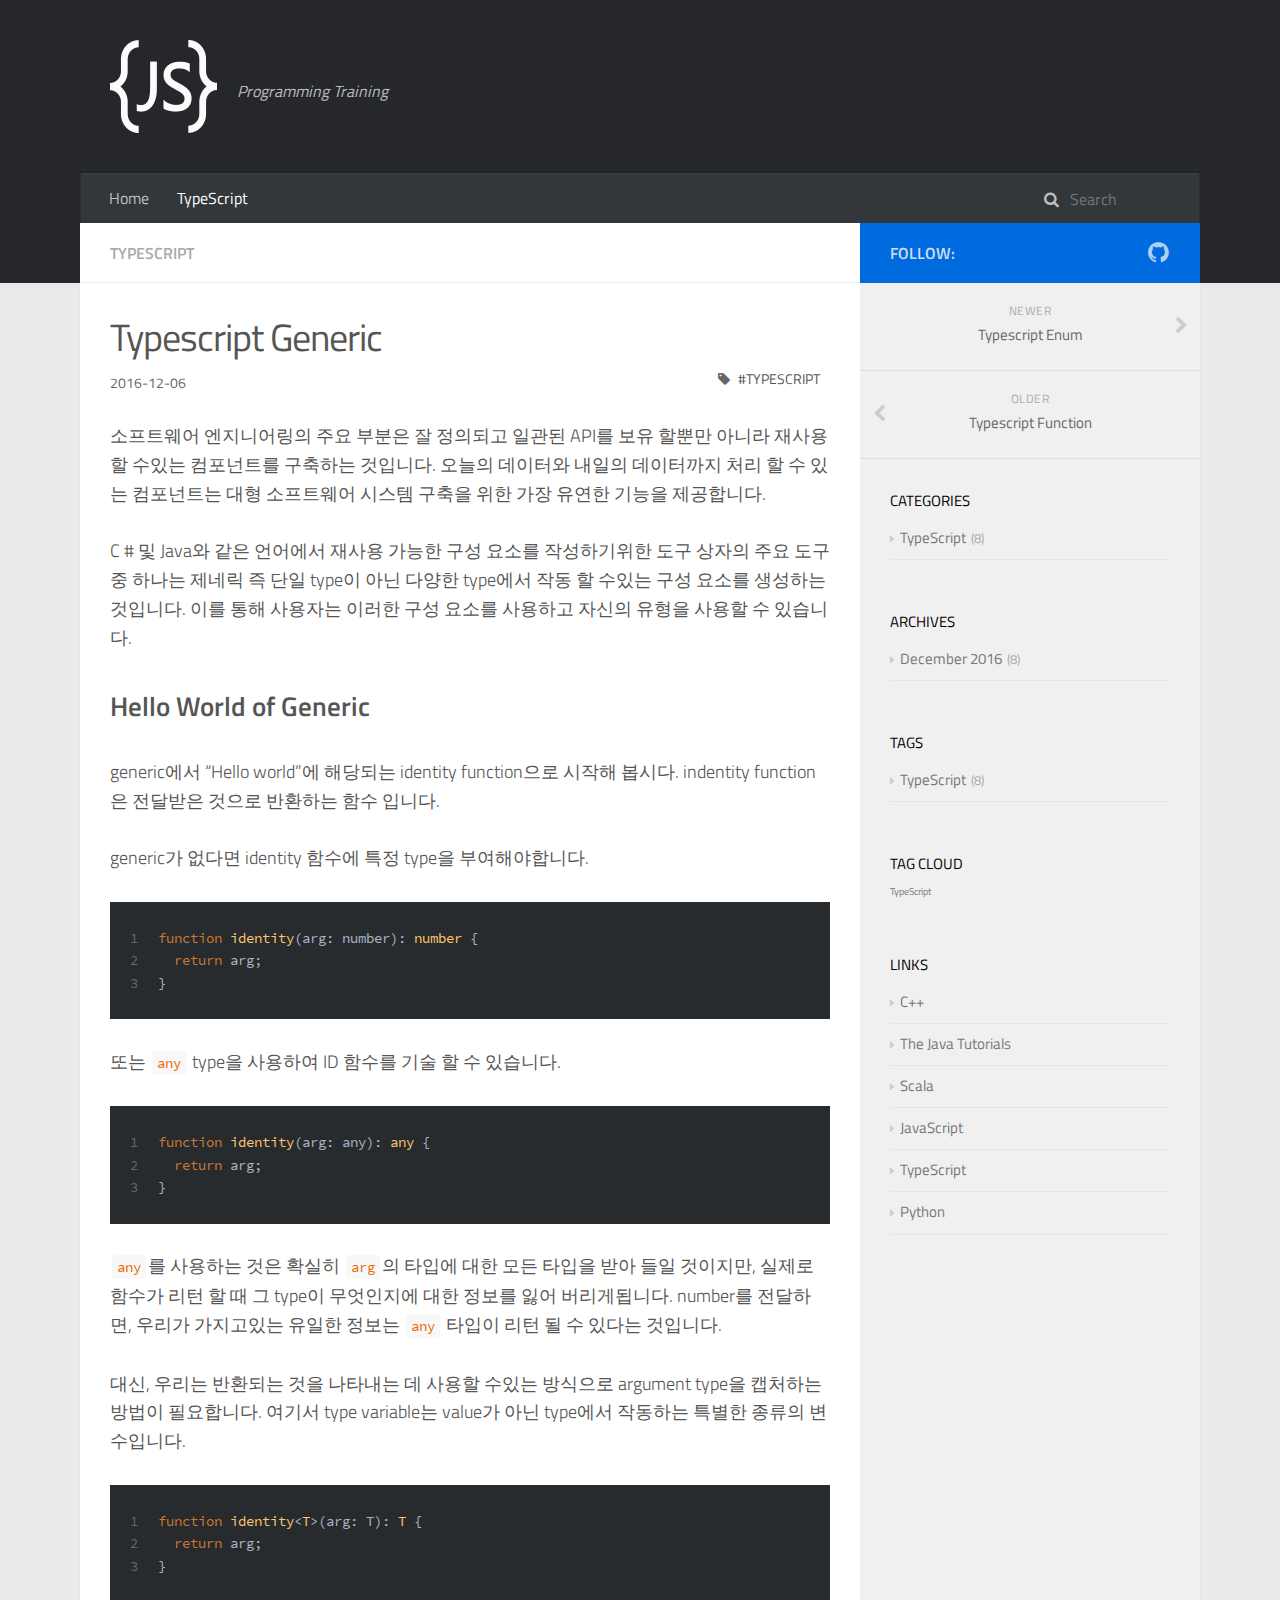
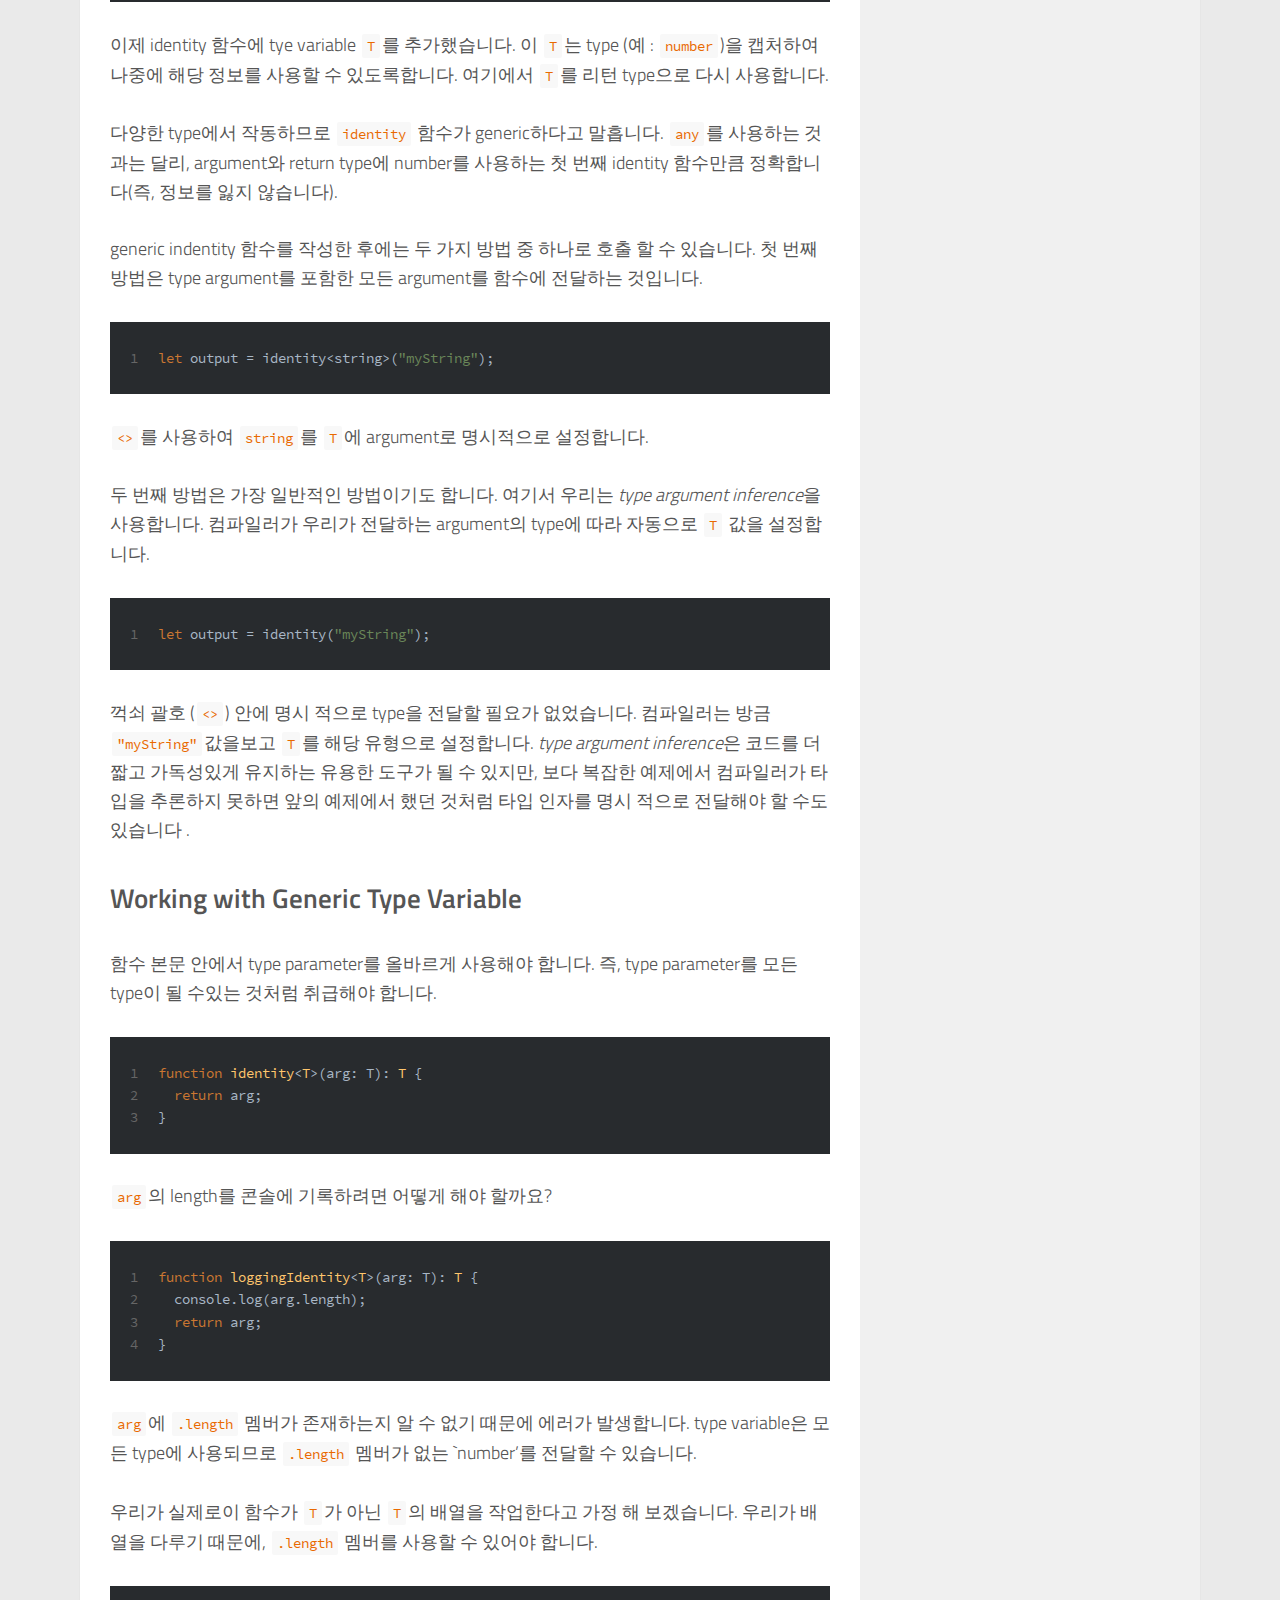
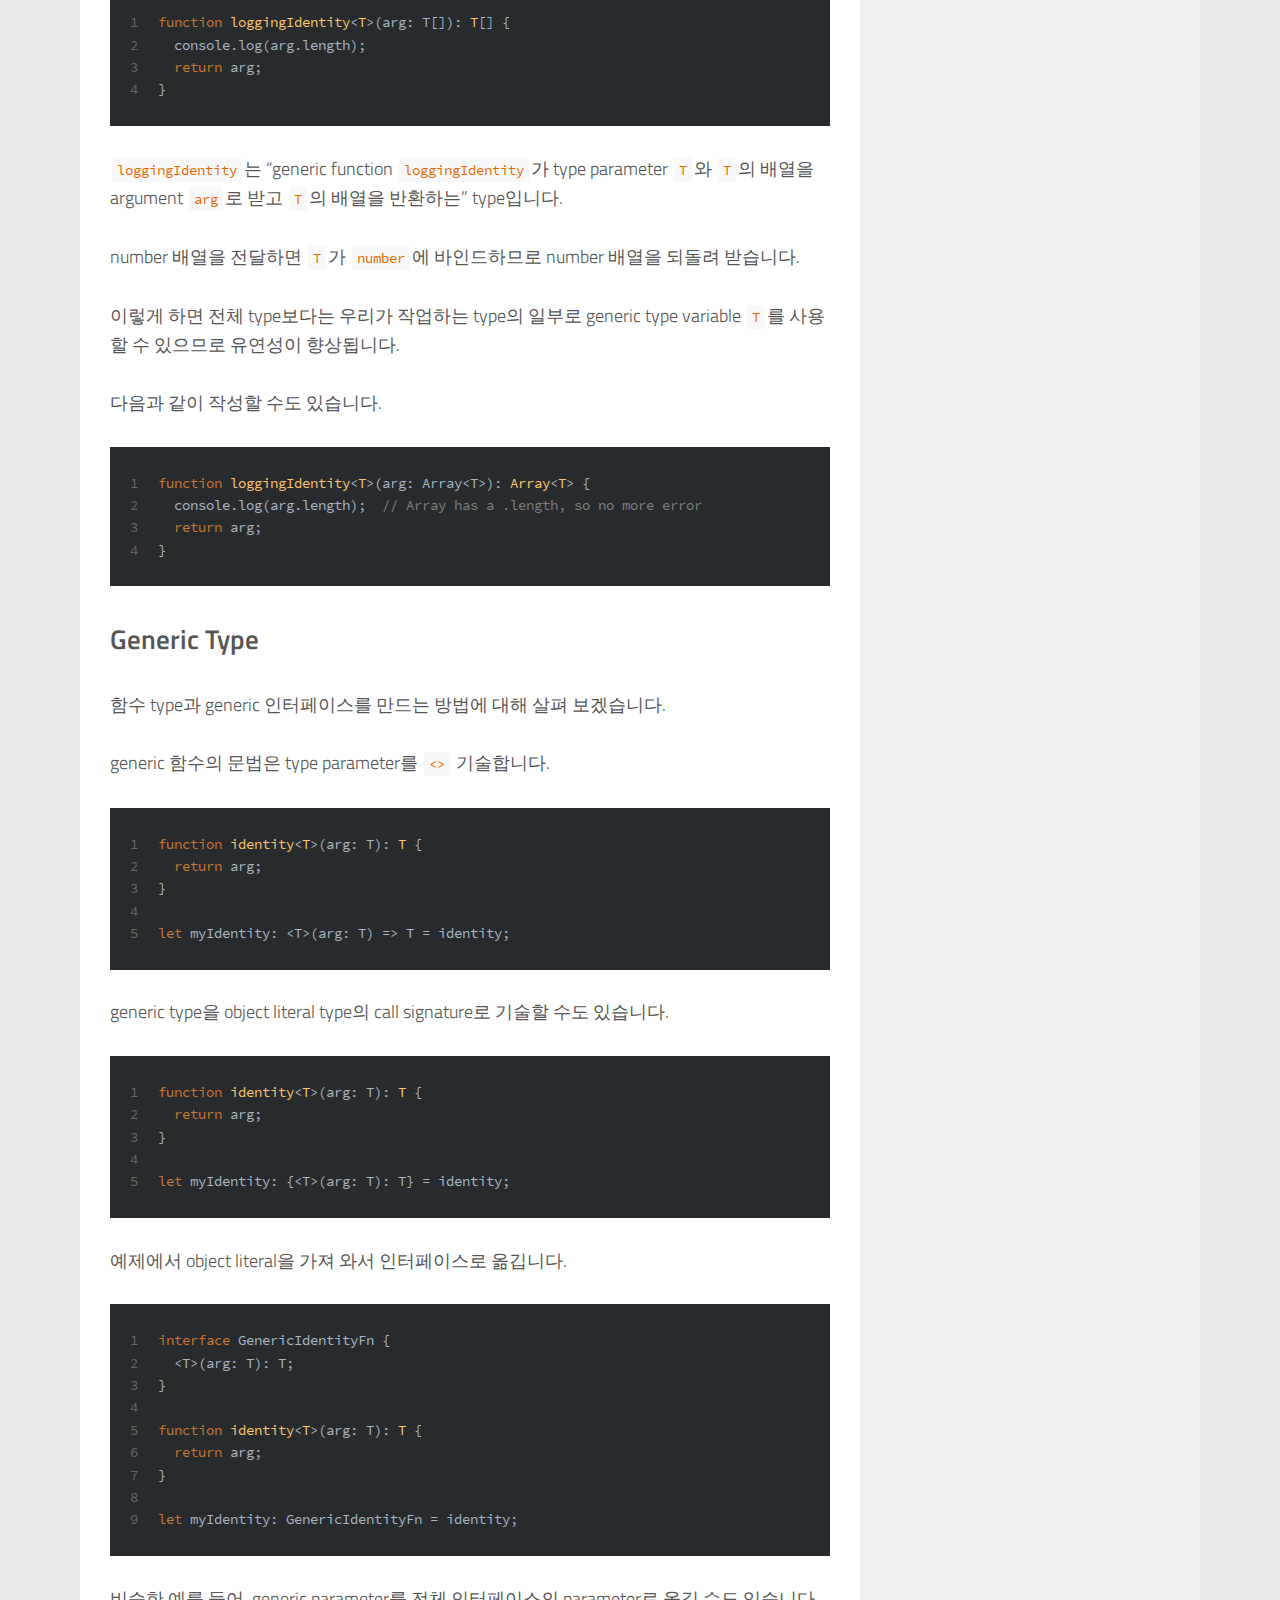
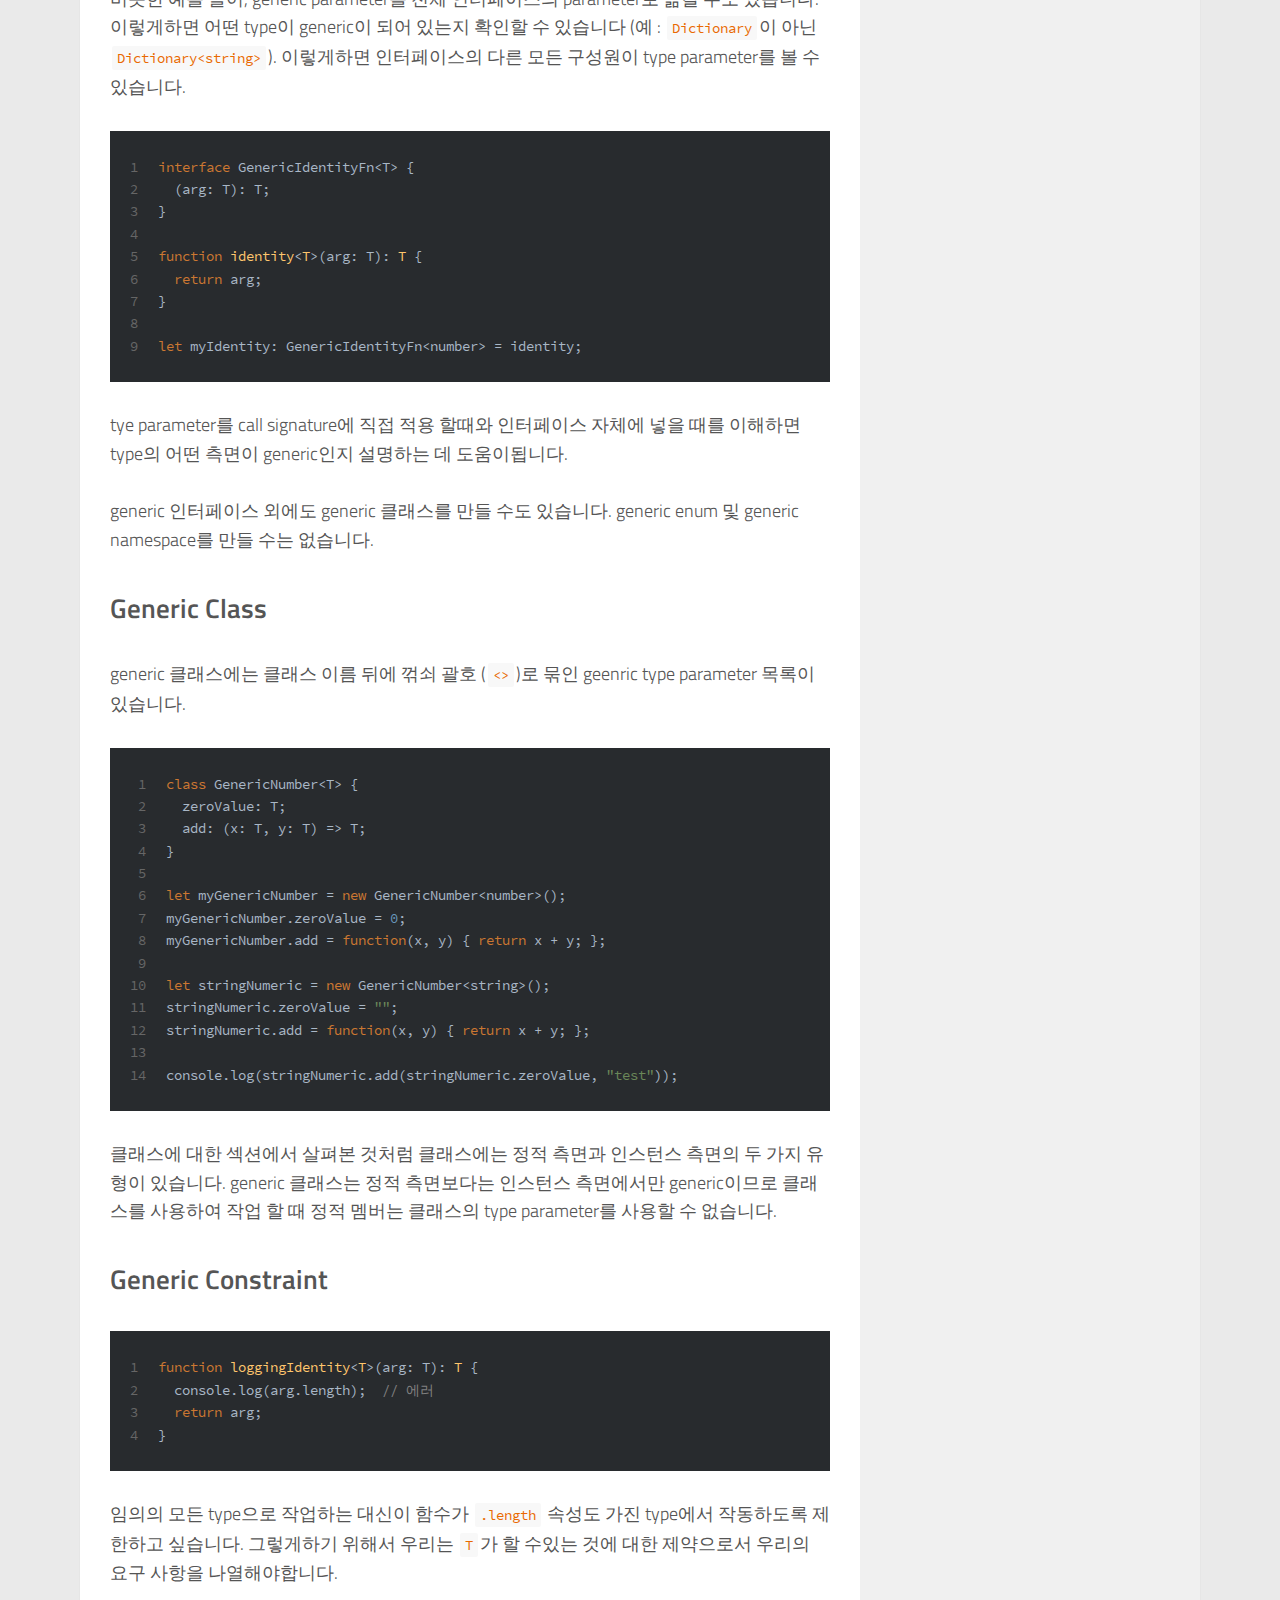
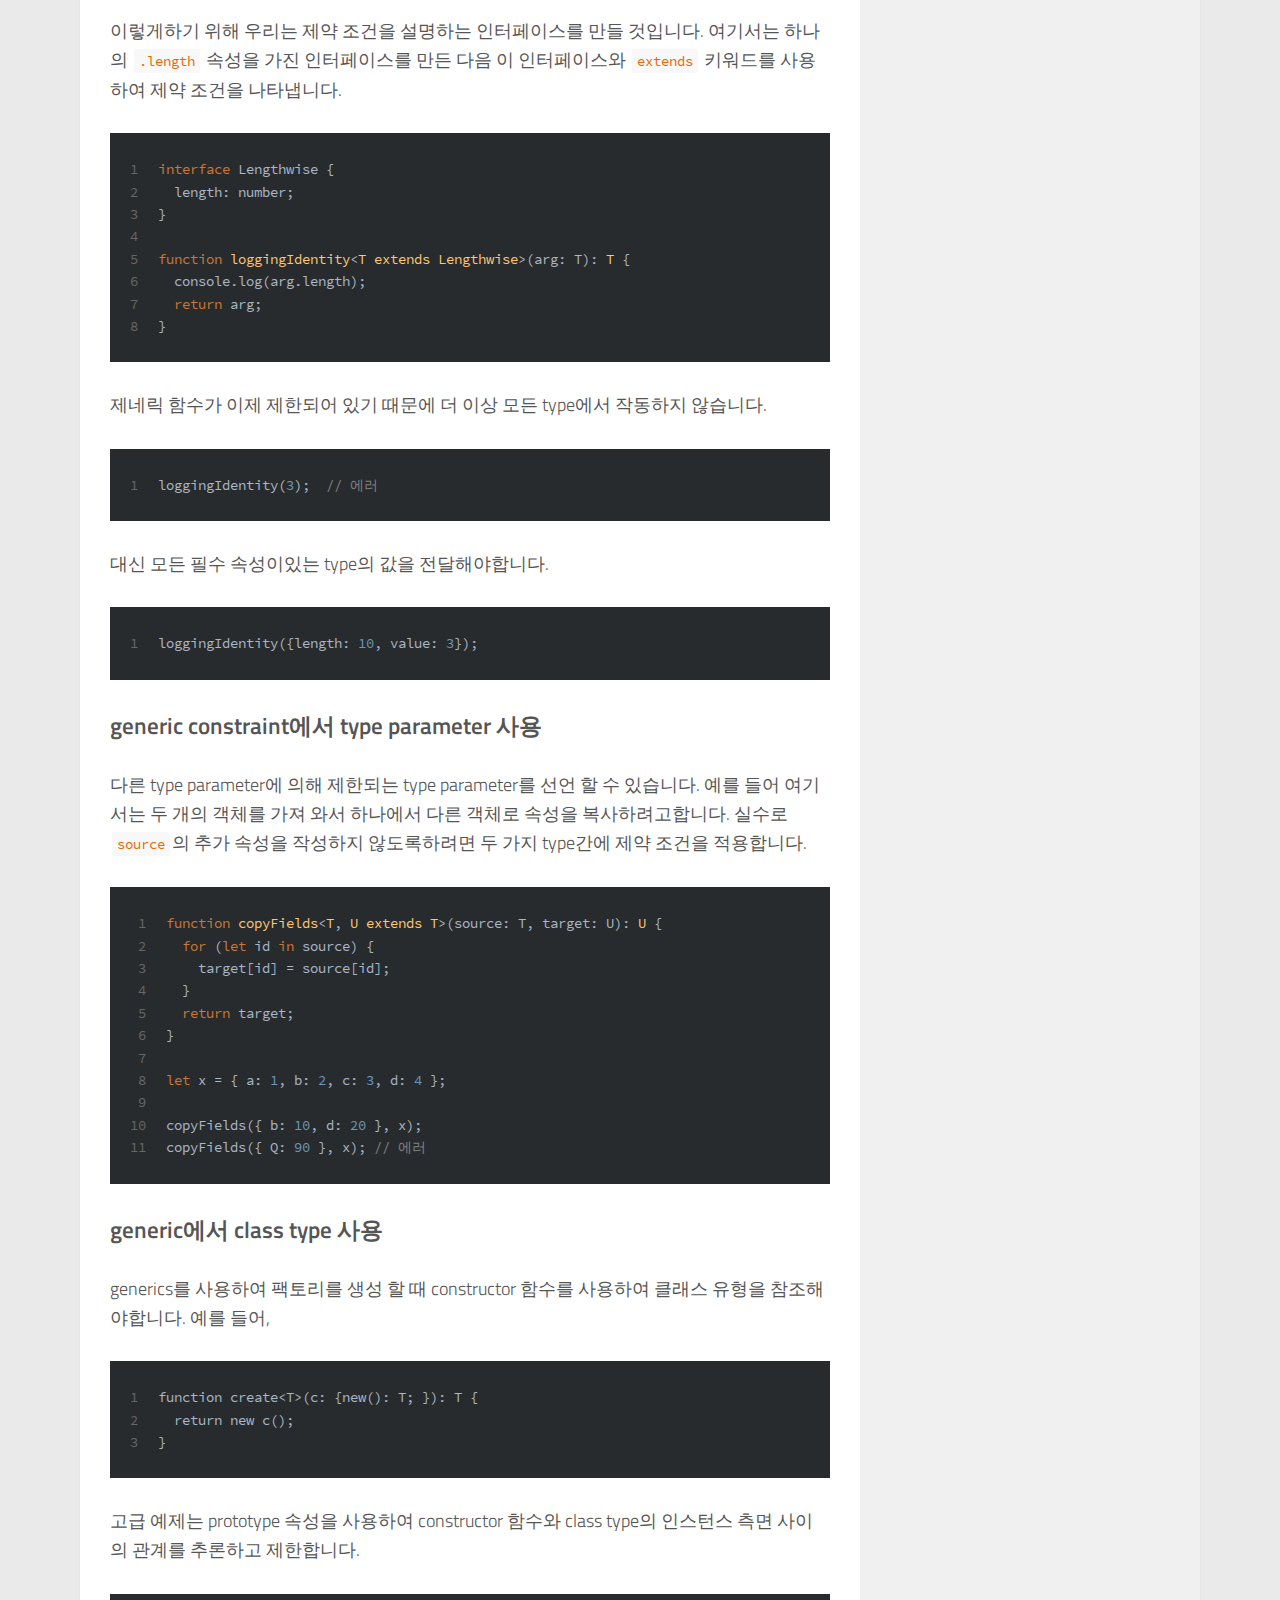
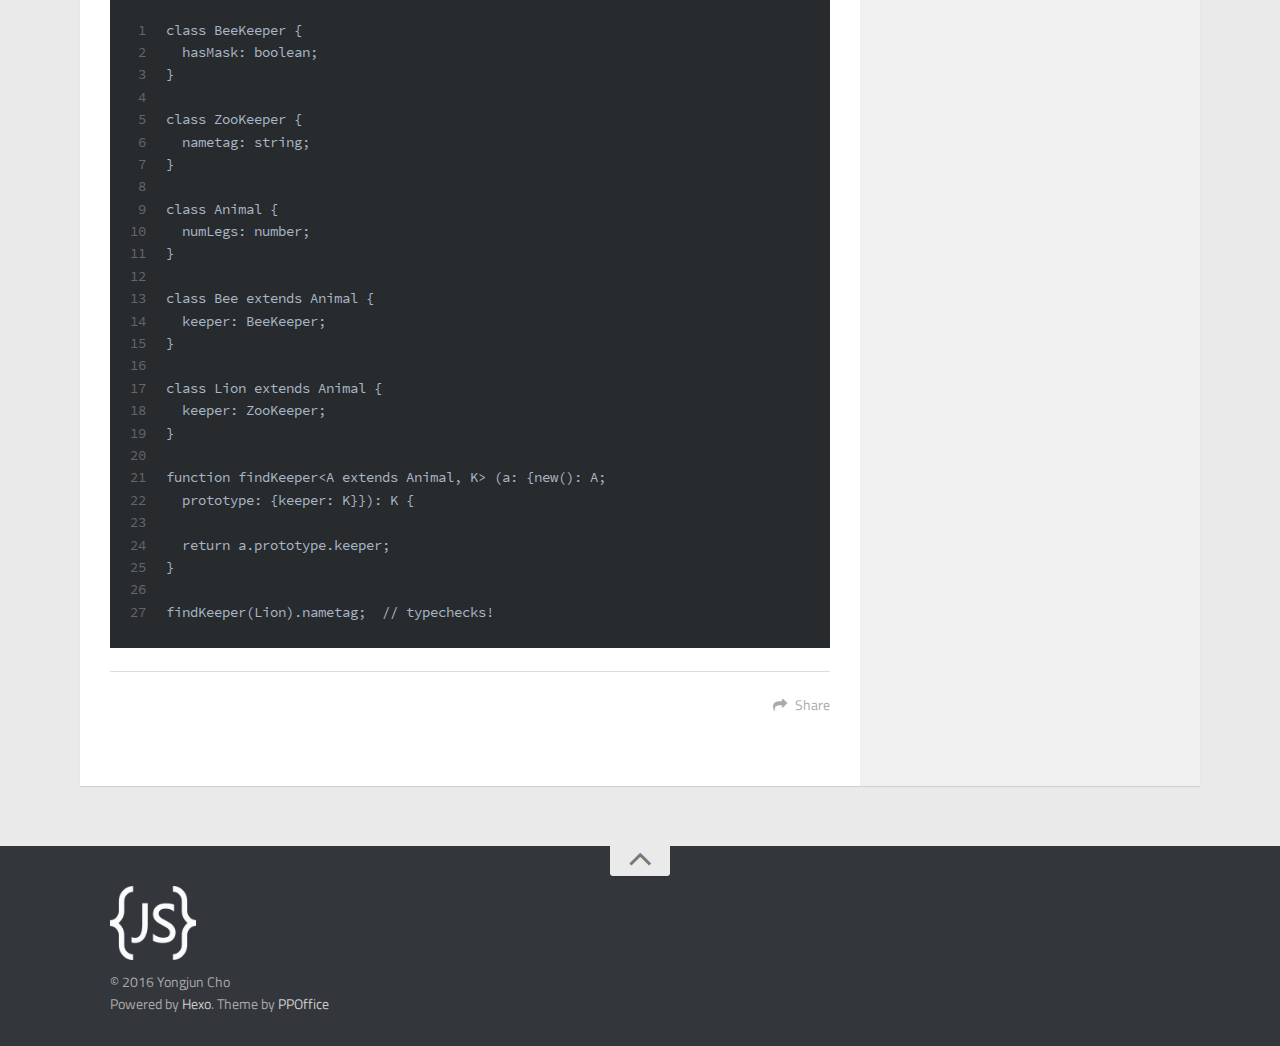
<file: TypeScript/2016-12-06-typescript-generic.html>
<!DOCTYPE html>
<html>
<head>
    <meta charset="utf-8">
    
    <title>Typescript Generic | Programming Training</title>
    <meta name="viewport" content="width=device-width, initial-scale=1, maximum-scale=1">
    
        <meta name="keywords" content="TypeScript" />
    
    <meta name="description" content="소프트웨어 엔지니어링의 주요 부분은 잘 정의되고 일관된 API를 보유 할뿐만 아니라 재사용 할 수있는 컴포넌트를 구축하는 것입니다. 오늘의 데이터와 내일의 데이터까지 처리 할 수 있는 컴포넌트는 대형 소프트웨어 시스템 구축을 위한 가장 유연한 기능을 제공합니다.
C # 및 Java와 같은 언어에서 재사용 가능한 구성 요소를 작성하기위한 도구 상자의 주요 도">
<meta property="og:type" content="article">
<meta property="og:title" content="Typescript Generic">
<meta property="og:url" content="http://dragonjun.github.io/TypeScript/2016-12-06-typescript-generic.html">
<meta property="og:site_name" content="Programming Training">
<meta property="og:description" content="소프트웨어 엔지니어링의 주요 부분은 잘 정의되고 일관된 API를 보유 할뿐만 아니라 재사용 할 수있는 컴포넌트를 구축하는 것입니다. 오늘의 데이터와 내일의 데이터까지 처리 할 수 있는 컴포넌트는 대형 소프트웨어 시스템 구축을 위한 가장 유연한 기능을 제공합니다.
C # 및 Java와 같은 언어에서 재사용 가능한 구성 요소를 작성하기위한 도구 상자의 주요 도">
<meta property="og:image" content="http://dragonjun.github.io/images/TypeScript.png">
<meta property="og:updated_time" content="2016-12-04T04:00:21.000Z">
<meta name="twitter:card" content="summary">
<meta name="twitter:title" content="Typescript Generic">
<meta name="twitter:description" content="소프트웨어 엔지니어링의 주요 부분은 잘 정의되고 일관된 API를 보유 할뿐만 아니라 재사용 할 수있는 컴포넌트를 구축하는 것입니다. 오늘의 데이터와 내일의 데이터까지 처리 할 수 있는 컴포넌트는 대형 소프트웨어 시스템 구축을 위한 가장 유연한 기능을 제공합니다.
C # 및 Java와 같은 언어에서 재사용 가능한 구성 요소를 작성하기위한 도구 상자의 주요 도">
<meta name="twitter:image" content="http://dragonjun.github.io/images/TypeScript.png">
    

    

    

    <link rel="stylesheet" href="/vendor/font-awesome/css/font-awesome.min.css">
    <link rel="stylesheet" href="/vendor/titillium-web/styles.css">
    <link rel="stylesheet" href="/vendor/source-code-pro/styles.css">

    <link rel="stylesheet" href="/css/style.css">

    <script src="/vendor/jquery/2.0.3/jquery.min.js"></script>
    
    
        <link rel="stylesheet" href="/vendor/lightgallery/css/lightgallery.min.css">
    
    
        <script type="text/javascript">
(function(i,s,o,g,r,a,m) {i['GoogleAnalyticsObject']=r;i[r]=i[r]||function() {
(i[r].q=i[r].q||[]).push(arguments)},i[r].l=1*new Date();a=s.createElement(o),
m=s.getElementsByTagName(o)[0];a.async=1;a.src=g;m.parentNode.insertBefore(a,m)
})(window,document,'script','//www.google-analytics.com/analytics.js','ga');

ga('create', 'UA-28750529-2', 'auto');
ga('send', 'pageview');

</script>
    
    

</head>

<body>
    <div id="wrap">
        <header id="header">
    <div id="header-outer" class="outer">
        <div class="container">
            <div class="container-inner">
                <div id="header-title">
                    <h1 class="logo-wrap">
                        <a href="/" class="logo"></a>
                    </h1>
                    
                        <h2 class="subtitle-wrap">
                            <p class="subtitle">Programming Training</p>
                        </h2>
                    
                </div>
                <div id="header-inner" class="nav-container">
                    <a id="main-nav-toggle" class="nav-icon fa fa-bars"></a>
                    <div class="nav-container-inner">
                        <ul id="main-nav">
                            
                                <li class="main-nav-list-item" >
                                    <a class="main-nav-list-link" href="/">Home</a>
                                </li>
                            
                                        <ul class="main-nav-list"><li class="main-nav-list-item"><a class="main-nav-list-link" href="/categories/TypeScript/">TypeScript</a></li></ul>
                                    
                        </ul>
                        <nav id="sub-nav">
                            <div id="search-form-wrap">

    <form class="search-form">
        <input type="text" class="ins-search-input search-form-input" placeholder="Search" />
        <button type="submit" class="search-form-submit"></button>
    </form>
    <div class="ins-search">
    <div class="ins-search-mask"></div>
    <div class="ins-search-container">
        <div class="ins-input-wrapper">
            <input type="text" class="ins-search-input" placeholder="Type something..." />
            <span class="ins-close ins-selectable"><i class="fa fa-times-circle"></i></span>
        </div>
        <div class="ins-section-wrapper">
            <div class="ins-section-container"></div>
        </div>
    </div>
</div>
<script>
(function (window) {
    var INSIGHT_CONFIG = {
        TRANSLATION: {
            POSTS: 'Posts',
            PAGES: 'Pages',
            CATEGORIES: 'Categories',
            TAGS: 'Tags',
            UNTITLED: '(Untitled)',
        },
        ROOT_URL: '/',
        CONTENT_URL: '/content.json',
    };
    window.INSIGHT_CONFIG = INSIGHT_CONFIG;
})(window);
</script>
<script src="/js/insight.js"></script>

</div>
                        </nav>
                    </div>
                </div>
            </div>
        </div>
    </div>
</header>
        <div class="container">
            <div class="main-body container-inner">
                <div class="main-body-inner">
                    <section id="main">
                        <div class="main-body-header">
    <h1 class="header">
    
    <a class="page-title-link" href="/categories/TypeScript/">TypeScript</a>
    </h1>
</div>
                        <div class="main-body-content">
                            <article id="post-/TypeScript/2016-12-06-typescript-generic.html" class="article article-single article-type-post" itemscope itemprop="blogPost">
    <div class="article-inner">
        
            <header class="article-header">
                
    
        <h1 class="article-title" itemprop="name">
        Typescript Generic
        </h1>
    

            </header>
        
        
            <div class="article-subtitle">
                <a href="/TypeScript/2016-12-06-typescript-generic.html" class="article-date">
    <time datetime="2016-12-05T20:00:00.000Z" itemprop="datePublished">2016-12-06</time>
</a>
                
    <ul class="article-tag-list"><li class="article-tag-list-item"><a class="article-tag-list-link" href="/tags/TypeScript/">TypeScript</a></li></ul>

            </div>
        
        
        <div class="article-entry" itemprop="articleBody">
            <p>소프트웨어 엔지니어링의 주요 부분은 잘 정의되고 일관된 API를 보유 할뿐만 아니라 재사용 할 수있는 컴포넌트를 구축하는 것입니다. 오늘의 데이터와 내일의 데이터까지 처리 할 수 있는 컴포넌트는 대형 소프트웨어 시스템 구축을 위한 가장 유연한 기능을 제공합니다.</p>
<p>C # 및 Java와 같은 언어에서 재사용 가능한 구성 요소를 작성하기위한 도구 상자의 주요 도구 중 하나는 제네릭 즉 단일 type이 아닌 다양한 type에서 작동 할 수있는 구성 요소를 생성하는 것입니다. 이를 통해 사용자는 이러한 구성 요소를 사용하고 자신의 유형을 사용할 수 있습니다.</p>
<h2 id="Hello-World-of-Generic"><a href="#Hello-World-of-Generic" class="headerlink" title="Hello World of Generic"></a>Hello World of Generic</h2><p>generic에서 “Hello world”에 해당되는 identity function으로 시작해 봅시다. indentity function은 전달받은 것으로 반환하는 함수 입니다.</p>
<p>generic가 없다면 identity 함수에 특정 type을 부여해야합니다.</p>
<figure class="highlight ts"><table><tr><td class="gutter"><pre><div class="line">1</div><div class="line">2</div><div class="line">3</div></pre></td><td class="code"><pre><div class="line"><span class="function"><span class="keyword">function</span> <span class="title">identity</span>(<span class="params">arg: <span class="built_in">number</span></span>): <span class="title">number</span> </span>&#123;</div><div class="line">  <span class="keyword">return</span> arg;</div><div class="line">&#125;</div></pre></td></tr></table></figure>
<p>또는 <code>any</code> type을 사용하여 ID 함수를 기술 할 수 있습니다.</p>
<figure class="highlight ts"><table><tr><td class="gutter"><pre><div class="line">1</div><div class="line">2</div><div class="line">3</div></pre></td><td class="code"><pre><div class="line"><span class="function"><span class="keyword">function</span> <span class="title">identity</span>(<span class="params">arg: <span class="built_in">any</span></span>): <span class="title">any</span> </span>&#123;</div><div class="line">  <span class="keyword">return</span> arg;</div><div class="line">&#125;</div></pre></td></tr></table></figure>
<p><code>any</code>를 사용하는 것은 확실히 <code>arg</code>의 타입에 대한 모든 타입을 받아 들일 것이지만, 실제로 함수가 리턴 할 때 그 type이 무엇인지에 대한 정보를 잃어 버리게됩니다. number를 전달하면, 우리가 가지고있는 유일한 정보는 <code>any</code> 타입이 리턴 될 수 있다는 것입니다.</p>
<p>대신, 우리는 반환되는 것을 나타내는 데 사용할 수있는 방식으로 argument type을 캡처하는 방법이 필요합니다. 여기서 type variable는 value가 아닌 type에서 작동하는 특별한 종류의 변수입니다.</p>
<figure class="highlight ts"><table><tr><td class="gutter"><pre><div class="line">1</div><div class="line">2</div><div class="line">3</div></pre></td><td class="code"><pre><div class="line"><span class="function"><span class="keyword">function</span> <span class="title">identity</span>&lt;<span class="title">T</span>&gt;(<span class="params">arg: T</span>): <span class="title">T</span> </span>&#123;</div><div class="line">  <span class="keyword">return</span> arg;</div><div class="line">&#125;</div></pre></td></tr></table></figure>
<p>이제 identity 함수에 tye variable <code>T</code>를 추가했습니다. 이 <code>T</code>는 type (예 : <code>number</code>)을 캡처하여 나중에 해당 정보를 사용할 수 있도록합니다. 여기에서 <code>T</code>를 리턴 type으로 다시 사용합니다.</p>
<p>다양한 type에서 작동하므로 <code>identity</code> 함수가 generic하다고 말흡니다. <code>any</code>를 사용하는 것과는 달리, argument와 return type에 number를 사용하는 첫 번째 identity 함수만큼 정확합니다(즉, 정보를 잃지 않습니다).</p>
<p>generic indentity 함수를 작성한 후에는 두 가지 방법 중 하나로 호출 할 수 있습니다. 첫 번째 방법은 type argument를 포함한 모든 argument를 함수에 전달하는 것입니다.</p>
<figure class="highlight ts"><table><tr><td class="gutter"><pre><div class="line">1</div></pre></td><td class="code"><pre><div class="line"><span class="keyword">let</span> output = identity&lt;<span class="built_in">string</span>&gt;(<span class="string">"myString"</span>);</div></pre></td></tr></table></figure>
<p><code>&lt;&gt;</code>를 사용하여 <code>string</code>를 <code>T</code>에 argument로 명시적으로 설정합니다.</p>
<p>두 번째 방법은 가장 일반적인 방법이기도 합니다. 여기서 우리는 <em>type argument inference</em>을 사용합니다. 컴파일러가 우리가 전달하는 argument의 type에 따라 자동으로 <code>T</code> 값을 설정합니다.</p>
<figure class="highlight ts"><table><tr><td class="gutter"><pre><div class="line">1</div></pre></td><td class="code"><pre><div class="line"><span class="keyword">let</span> output = identity(<span class="string">"myString"</span>);</div></pre></td></tr></table></figure>
<p>꺽쇠 괄호 (<code>&lt;&gt;</code>) 안에 명시 적으로 type을 전달할 필요가 없었습니다. 컴파일러는 방금 <code>&quot;myString&quot;</code>값을보고 <code>T</code>를 해당 유형으로 설정합니다. <em>type argument inference</em>은 코드를 더 짧고 가독성있게 유지하는 유용한 도구가 될 수 있지만, 보다 복잡한 예제에서 컴파일러가 타입을 추론하지 못하면 앞의 예제에서 했던 것처럼 타입 인자를 명시 적으로 전달해야 할 수도 있습니다 .</p>
<h2 id="Working-with-Generic-Type-Variable"><a href="#Working-with-Generic-Type-Variable" class="headerlink" title="Working with Generic Type Variable"></a>Working with Generic Type Variable</h2><p>함수 본문 안에서 type parameter를 올바르게 사용해야 합니다. 즉, type parameter를 모든 type이 될 수있는 것처럼 취급해야 합니다.</p>
<figure class="highlight ts"><table><tr><td class="gutter"><pre><div class="line">1</div><div class="line">2</div><div class="line">3</div></pre></td><td class="code"><pre><div class="line"><span class="function"><span class="keyword">function</span> <span class="title">identity</span>&lt;<span class="title">T</span>&gt;(<span class="params">arg: T</span>): <span class="title">T</span> </span>&#123;</div><div class="line">  <span class="keyword">return</span> arg;</div><div class="line">&#125;</div></pre></td></tr></table></figure>
<p><code>arg</code>의 length를 콘솔에 기록하려면 어떻게 해야 할까요?</p>
<figure class="highlight ts"><table><tr><td class="gutter"><pre><div class="line">1</div><div class="line">2</div><div class="line">3</div><div class="line">4</div></pre></td><td class="code"><pre><div class="line"><span class="function"><span class="keyword">function</span> <span class="title">loggingIdentity</span>&lt;<span class="title">T</span>&gt;(<span class="params">arg: T</span>): <span class="title">T</span> </span>&#123;</div><div class="line">  <span class="built_in">console</span>.log(arg.length);</div><div class="line">  <span class="keyword">return</span> arg;</div><div class="line">&#125;</div></pre></td></tr></table></figure>
<p><code>arg</code>에 <code>.length</code> 멤버가 존재하는지 알 수 없기 때문에 에러가 발생합니다. type variable은 모든 type에 사용되므로 <code>.length</code> 멤버가 없는 `number’를 전달할 수 있습니다.</p>
<p>우리가 실제로이 함수가 <code>T</code>가 아닌 <code>T</code>의 배열을 작업한다고 가정 해 보겠습니다. 우리가 배열을 다루기 때문에, <code>.length</code> 멤버를 사용할 수 있어야 합니다.</p>
<figure class="highlight ts"><table><tr><td class="gutter"><pre><div class="line">1</div><div class="line">2</div><div class="line">3</div><div class="line">4</div></pre></td><td class="code"><pre><div class="line"><span class="function"><span class="keyword">function</span> <span class="title">loggingIdentity</span>&lt;<span class="title">T</span>&gt;(<span class="params">arg: T[]</span>): <span class="title">T</span>[] </span>&#123;</div><div class="line">  <span class="built_in">console</span>.log(arg.length);</div><div class="line">  <span class="keyword">return</span> arg;</div><div class="line">&#125;</div></pre></td></tr></table></figure>
<p><code>loggingIdentity</code>는 “generic function <code>loggingIdentity</code>가 type parameter <code>T</code>와 <code>T</code>의 배열을 argument <code>arg</code>로 받고 <code>T</code>의 배열을 반환하는” type입니다.</p>
<p>number 배열을 전달하면 <code>T</code>가 <code>number</code>에 바인드하므로 number 배열을 되돌려 받습니다.</p>
<p>이렇게 하면 전체 type보다는 우리가 작업하는 type의 일부로 generic type variable <code>T</code>를 사용할 수 있으므로 유연성이 향상됩니다.</p>
<p>다음과 같이 작성할 수도 있습니다.</p>
<figure class="highlight ts"><table><tr><td class="gutter"><pre><div class="line">1</div><div class="line">2</div><div class="line">3</div><div class="line">4</div></pre></td><td class="code"><pre><div class="line"><span class="function"><span class="keyword">function</span> <span class="title">loggingIdentity</span>&lt;<span class="title">T</span>&gt;(<span class="params">arg: <span class="built_in">Array</span>&lt;T&gt;</span>): <span class="title">Array</span>&lt;<span class="title">T</span>&gt; </span>&#123;</div><div class="line">  <span class="built_in">console</span>.log(arg.length);  <span class="comment">// Array has a .length, so no more error</span></div><div class="line">  <span class="keyword">return</span> arg;</div><div class="line">&#125;</div></pre></td></tr></table></figure>
<h2 id="Generic-Type"><a href="#Generic-Type" class="headerlink" title="Generic Type"></a>Generic Type</h2><p>함수 type과 generic 인터페이스를 만드는 방법에 대해 살펴 보겠습니다.</p>
<p>generic 함수의 문법은 type parameter를 <code>&lt;&gt;</code> 기술합니다.</p>
<figure class="highlight ts"><table><tr><td class="gutter"><pre><div class="line">1</div><div class="line">2</div><div class="line">3</div><div class="line">4</div><div class="line">5</div></pre></td><td class="code"><pre><div class="line"><span class="function"><span class="keyword">function</span> <span class="title">identity</span>&lt;<span class="title">T</span>&gt;(<span class="params">arg: T</span>): <span class="title">T</span> </span>&#123;</div><div class="line">  <span class="keyword">return</span> arg;</div><div class="line">&#125;</div><div class="line"></div><div class="line"><span class="keyword">let</span> myIdentity: &lt;T&gt;(arg: T) =&gt; T = identity;</div></pre></td></tr></table></figure>
<p>generic type을 object literal type의 call signature로 기술할 수도 있습니다.</p>
<figure class="highlight ts"><table><tr><td class="gutter"><pre><div class="line">1</div><div class="line">2</div><div class="line">3</div><div class="line">4</div><div class="line">5</div></pre></td><td class="code"><pre><div class="line"><span class="function"><span class="keyword">function</span> <span class="title">identity</span>&lt;<span class="title">T</span>&gt;(<span class="params">arg: T</span>): <span class="title">T</span> </span>&#123;</div><div class="line">  <span class="keyword">return</span> arg;</div><div class="line">&#125;</div><div class="line"></div><div class="line"><span class="keyword">let</span> myIdentity: &#123;&lt;T&gt;(arg: T): T&#125; = identity;</div></pre></td></tr></table></figure>
<p>예제에서 object literal을 가져 와서 인터페이스로 옮깁니다.</p>
<figure class="highlight ts"><table><tr><td class="gutter"><pre><div class="line">1</div><div class="line">2</div><div class="line">3</div><div class="line">4</div><div class="line">5</div><div class="line">6</div><div class="line">7</div><div class="line">8</div><div class="line">9</div></pre></td><td class="code"><pre><div class="line"><span class="keyword">interface</span> GenericIdentityFn &#123;</div><div class="line">  &lt;T&gt;(arg: T): T;</div><div class="line">&#125;</div><div class="line"></div><div class="line"><span class="function"><span class="keyword">function</span> <span class="title">identity</span>&lt;<span class="title">T</span>&gt;(<span class="params">arg: T</span>): <span class="title">T</span> </span>&#123;</div><div class="line">  <span class="keyword">return</span> arg;</div><div class="line">&#125;</div><div class="line"></div><div class="line"><span class="keyword">let</span> myIdentity: GenericIdentityFn = identity;</div></pre></td></tr></table></figure>
<p>비슷한 예를 들어, generic parameter를 전체 인터페이스의 parameter로 옮길 수도 있습니다. 이렇게하면 어떤 type이 generic이 되어 있는지 확인할 수 있습니다 (예 : <code>Dictionary</code>이 아닌 <code>Dictionary&lt;string&gt;</code>). 이렇게하면 인터페이스의 다른 모든 구성원이 type parameter를 볼 수 있습니다.</p>
<figure class="highlight ts"><table><tr><td class="gutter"><pre><div class="line">1</div><div class="line">2</div><div class="line">3</div><div class="line">4</div><div class="line">5</div><div class="line">6</div><div class="line">7</div><div class="line">8</div><div class="line">9</div></pre></td><td class="code"><pre><div class="line"><span class="keyword">interface</span> GenericIdentityFn&lt;T&gt; &#123;</div><div class="line">  (arg: T): T;</div><div class="line">&#125;</div><div class="line"></div><div class="line"><span class="function"><span class="keyword">function</span> <span class="title">identity</span>&lt;<span class="title">T</span>&gt;(<span class="params">arg: T</span>): <span class="title">T</span> </span>&#123;</div><div class="line">  <span class="keyword">return</span> arg;</div><div class="line">&#125;</div><div class="line"></div><div class="line"><span class="keyword">let</span> myIdentity: GenericIdentityFn&lt;<span class="built_in">number</span>&gt; = identity;</div></pre></td></tr></table></figure>
<p>tye parameter를 call signature에 직접 적용 할때와 인터페이스 자체에 넣을 때를 이해하면 type의 어떤 측면이 generic인지 설명하는 데 도움이됩니다.</p>
<p>generic 인터페이스 외에도 generic 클래스를 만들 수도 있습니다. generic enum 및 generic namespace를 만들 수는 없습니다.</p>
<h2 id="Generic-Class"><a href="#Generic-Class" class="headerlink" title="Generic Class"></a>Generic Class</h2><p>generic 클래스에는 클래스 이름 뒤에 꺾쇠 괄호 (<code>&lt;&gt;</code>)로 묶인 geenric type parameter 목록이 있습니다.</p>
<figure class="highlight ts"><table><tr><td class="gutter"><pre><div class="line">1</div><div class="line">2</div><div class="line">3</div><div class="line">4</div><div class="line">5</div><div class="line">6</div><div class="line">7</div><div class="line">8</div><div class="line">9</div><div class="line">10</div><div class="line">11</div><div class="line">12</div><div class="line">13</div><div class="line">14</div></pre></td><td class="code"><pre><div class="line"><span class="keyword">class</span> GenericNumber&lt;T&gt; &#123;</div><div class="line">  zeroValue: T;</div><div class="line">  add: (x: T, y: T) =&gt; T;</div><div class="line">&#125;</div><div class="line"></div><div class="line"><span class="keyword">let</span> myGenericNumber = <span class="keyword">new</span> GenericNumber&lt;<span class="built_in">number</span>&gt;();</div><div class="line">myGenericNumber.zeroValue = <span class="number">0</span>;</div><div class="line">myGenericNumber.add = <span class="function"><span class="keyword">function</span>(<span class="params">x, y</span>) </span>&#123; <span class="keyword">return</span> x + y; &#125;;</div><div class="line"></div><div class="line"><span class="keyword">let</span> stringNumeric = <span class="keyword">new</span> GenericNumber&lt;<span class="built_in">string</span>&gt;();</div><div class="line">stringNumeric.zeroValue = <span class="string">""</span>;</div><div class="line">stringNumeric.add = <span class="function"><span class="keyword">function</span>(<span class="params">x, y</span>) </span>&#123; <span class="keyword">return</span> x + y; &#125;;</div><div class="line"></div><div class="line"><span class="built_in">console</span>.log(stringNumeric.add(stringNumeric.zeroValue, <span class="string">"test"</span>));</div></pre></td></tr></table></figure>
<p>클래스에 대한 섹션에서 살펴본 것처럼 클래스에는 정적 측면과 인스턴스 측면의 두 가지 유형이 있습니다. generic 클래스는 정적 측면보다는 인스턴스 측면에서만 generic이므로 클래스를 사용하여 작업 할 때 정적 멤버는 클래스의 type parameter를 사용할 수 없습니다.</p>
<h2 id="Generic-Constraint"><a href="#Generic-Constraint" class="headerlink" title="Generic Constraint"></a>Generic Constraint</h2><figure class="highlight ts"><table><tr><td class="gutter"><pre><div class="line">1</div><div class="line">2</div><div class="line">3</div><div class="line">4</div></pre></td><td class="code"><pre><div class="line"><span class="function"><span class="keyword">function</span> <span class="title">loggingIdentity</span>&lt;<span class="title">T</span>&gt;(<span class="params">arg: T</span>): <span class="title">T</span> </span>&#123;</div><div class="line">  <span class="built_in">console</span>.log(arg.length);  <span class="comment">// 에러</span></div><div class="line">  <span class="keyword">return</span> arg;</div><div class="line">&#125;</div></pre></td></tr></table></figure>
<p>임의의 모든 type으로 작업하는 대신이 함수가 <code>.length</code> 속성도 가진 type에서 작동하도록 제한하고 싶습니다. 그렇게하기 위해서 우리는 <code>T</code>가 할 수있는 것에 대한 제약으로서 우리의 요구 사항을 나열해야합니다.</p>
<p>이렇게하기 위해 우리는 제약 조건을 설명하는 인터페이스를 만들 것입니다. 여기서는 하나의 <code>.length</code> 속성을 가진 인터페이스를 만든 다음 이 인터페이스와 <code>extends</code> 키워드를 사용하여 제약 조건을 나타냅니다.</p>
<figure class="highlight ts"><table><tr><td class="gutter"><pre><div class="line">1</div><div class="line">2</div><div class="line">3</div><div class="line">4</div><div class="line">5</div><div class="line">6</div><div class="line">7</div><div class="line">8</div></pre></td><td class="code"><pre><div class="line"><span class="keyword">interface</span> Lengthwise &#123;</div><div class="line">  length: <span class="built_in">number</span>;</div><div class="line">&#125;</div><div class="line"></div><div class="line"><span class="function"><span class="keyword">function</span> <span class="title">loggingIdentity</span>&lt;<span class="title">T</span> <span class="title">extends</span> <span class="title">Lengthwise</span>&gt;(<span class="params">arg: T</span>): <span class="title">T</span> </span>&#123;</div><div class="line">  <span class="built_in">console</span>.log(arg.length);</div><div class="line">  <span class="keyword">return</span> arg;</div><div class="line">&#125;</div></pre></td></tr></table></figure>
<p>제네릭 함수가 이제 제한되어 있기 때문에 더 이상 모든 type에서 작동하지 않습니다.</p>
<figure class="highlight ts"><table><tr><td class="gutter"><pre><div class="line">1</div></pre></td><td class="code"><pre><div class="line">loggingIdentity(<span class="number">3</span>);  <span class="comment">// 에러</span></div></pre></td></tr></table></figure>
<p>대신 모든 필수 속성이있는 type의 값을 전달해야합니다.</p>
<figure class="highlight ts"><table><tr><td class="gutter"><pre><div class="line">1</div></pre></td><td class="code"><pre><div class="line">loggingIdentity(&#123;length: <span class="number">10</span>, value: <span class="number">3</span>&#125;);</div></pre></td></tr></table></figure>
<h3 id="generic-constraint에서-type-parameter-사용"><a href="#generic-constraint에서-type-parameter-사용" class="headerlink" title="generic constraint에서 type parameter 사용"></a>generic constraint에서 type parameter 사용</h3><p>다른 type parameter에 의해 제한되는 type parameter를 선언 할 수 있습니다. 예를 들어 여기서는 두 개의 객체를 가져 와서 하나에서 다른 객체로 속성을 복사하려고합니다. 실수로 <code>source</code>의 추가 속성을 작성하지 않도록하려면 두 가지 type간에 제약 조건을 적용합니다.</p>
<figure class="highlight ts"><table><tr><td class="gutter"><pre><div class="line">1</div><div class="line">2</div><div class="line">3</div><div class="line">4</div><div class="line">5</div><div class="line">6</div><div class="line">7</div><div class="line">8</div><div class="line">9</div><div class="line">10</div><div class="line">11</div></pre></td><td class="code"><pre><div class="line"><span class="function"><span class="keyword">function</span> <span class="title">copyFields</span>&lt;<span class="title">T</span>, <span class="title">U</span> <span class="title">extends</span> <span class="title">T</span>&gt;(<span class="params">source: T, target: U</span>): <span class="title">U</span> </span>&#123;</div><div class="line">  <span class="keyword">for</span> (<span class="keyword">let</span> id <span class="keyword">in</span> source) &#123;</div><div class="line">    target[id] = source[id];</div><div class="line">  &#125;</div><div class="line">  <span class="keyword">return</span> target;</div><div class="line">&#125;</div><div class="line"></div><div class="line"><span class="keyword">let</span> x = &#123; a: <span class="number">1</span>, b: <span class="number">2</span>, c: <span class="number">3</span>, d: <span class="number">4</span> &#125;;</div><div class="line"></div><div class="line">copyFields(&#123; b: <span class="number">10</span>, d: <span class="number">20</span> &#125;, x);</div><div class="line">copyFields(&#123; Q: <span class="number">90</span> &#125;, x); <span class="comment">// 에러</span></div></pre></td></tr></table></figure>
<h3 id="generic에서-class-type-사용"><a href="#generic에서-class-type-사용" class="headerlink" title="generic에서 class type 사용"></a>generic에서 class type 사용</h3><p>generics를 사용하여 팩토리를 생성 할 때 constructor 함수를 사용하여 클래스 유형을 참조해야합니다. 예를 들어,</p>
<figure class="highlight"><table><tr><td class="gutter"><pre><div class="line">1</div><div class="line">2</div><div class="line">3</div></pre></td><td class="code"><pre><div class="line">function create&lt;T&gt;(c: &#123;new(): T; &#125;): T &#123;</div><div class="line">  return new c();</div><div class="line">&#125;</div></pre></td></tr></table></figure>
<p>고급 예제는 prototype 속성을 사용하여 constructor 함수와 class type의 인스턴스 측면 사이의 관계를 추론하고 제한합니다.</p>
<figure class="highlight"><table><tr><td class="gutter"><pre><div class="line">1</div><div class="line">2</div><div class="line">3</div><div class="line">4</div><div class="line">5</div><div class="line">6</div><div class="line">7</div><div class="line">8</div><div class="line">9</div><div class="line">10</div><div class="line">11</div><div class="line">12</div><div class="line">13</div><div class="line">14</div><div class="line">15</div><div class="line">16</div><div class="line">17</div><div class="line">18</div><div class="line">19</div><div class="line">20</div><div class="line">21</div><div class="line">22</div><div class="line">23</div><div class="line">24</div><div class="line">25</div><div class="line">26</div><div class="line">27</div></pre></td><td class="code"><pre><div class="line">class BeeKeeper &#123;</div><div class="line">  hasMask: boolean;</div><div class="line">&#125;</div><div class="line"></div><div class="line">class ZooKeeper &#123;</div><div class="line">  nametag: string;</div><div class="line">&#125;</div><div class="line"></div><div class="line">class Animal &#123;</div><div class="line">  numLegs: number;</div><div class="line">&#125;</div><div class="line"></div><div class="line">class Bee extends Animal &#123;</div><div class="line">  keeper: BeeKeeper;</div><div class="line">&#125;</div><div class="line"></div><div class="line">class Lion extends Animal &#123;</div><div class="line">  keeper: ZooKeeper;</div><div class="line">&#125;</div><div class="line"></div><div class="line">function findKeeper&lt;A extends Animal, K&gt; (a: &#123;new(): A;</div><div class="line">  prototype: &#123;keeper: K&#125;&#125;): K &#123;</div><div class="line"></div><div class="line">  return a.prototype.keeper;</div><div class="line">&#125;</div><div class="line"></div><div class="line">findKeeper(Lion).nametag;  // typechecks!</div></pre></td></tr></table></figure>

        </div>
        <footer class="article-footer">
            



    <a data-url="http://dragonjun.github.io//TypeScript/2016-12-06-typescript-generic.html" data-id="ciw9ayoxv0006nm9uqfe2de1y" class="article-share-link"><i class="fa fa-share"></i>Share</a>
<script>
    (function ($) {
        $('body').on('click', function() {
            $('.article-share-box.on').removeClass('on');
        }).on('click', '.article-share-link', function(e) {
            e.stopPropagation();

            var $this = $(this),
                url = $this.attr('data-url'),
                encodedUrl = encodeURIComponent(url),
                id = 'article-share-box-' + $this.attr('data-id'),
                offset = $this.offset(),
                box;

            if ($('#' + id).length) {
                box = $('#' + id);

                if (box.hasClass('on')){
                    box.removeClass('on');
                    return;
                }
            } else {
                var html = [
                    '<div id="' + id + '" class="article-share-box">',
                        '<input class="article-share-input" value="' + url + '">',
                        '<div class="article-share-links">',
                            '<a href="https://twitter.com/intent/tweet?url=' + encodedUrl + '" class="article-share-twitter" target="_blank" title="Twitter"></a>',
                            '<a href="https://www.facebook.com/sharer.php?u=' + encodedUrl + '" class="article-share-facebook" target="_blank" title="Facebook"></a>',
                            '<a href="http://pinterest.com/pin/create/button/?url=' + encodedUrl + '" class="article-share-pinterest" target="_blank" title="Pinterest"></a>',
                            '<a href="https://plus.google.com/share?url=' + encodedUrl + '" class="article-share-google" target="_blank" title="Google+"></a>',
                        '</div>',
                    '</div>'
                ].join('');

              box = $(html);

              $('body').append(box);
            }

            $('.article-share-box.on').hide();

            box.css({
                top: offset.top + 25,
                left: offset.left
            }).addClass('on');

        }).on('click', '.article-share-box', function (e) {
            e.stopPropagation();
        }).on('click', '.article-share-box-input', function () {
            $(this).select();
        }).on('click', '.article-share-box-link', function (e) {
            e.preventDefault();
            e.stopPropagation();

            window.open(this.href, 'article-share-box-window-' + Date.now(), 'width=500,height=450');
        });
    })(jQuery);
</script>

        </footer>
    </div>
</article>

    <section id="comments">
    
    </section>

                        </div>
                    </section>
                    <aside id="sidebar">
    <a class="sidebar-toggle" title="Expand Sidebar"><i class="toggle icon"></i></a>
    <div class="sidebar-top">
        <p>follow:</p>
        <ul class="social-links">
            
                
                <li>
                    <a class="social-tooltip" title="github" href="https://github.com/dragonjun" target="_blank">
                        <i class="icon fa fa-github"></i>
                    </a>
                </li>
                
            
        </ul>
    </div>
    
        
<nav id="article-nav">
    
        <a href="/TypeScript/2016-12-07-typescript-enum.html" id="article-nav-newer" class="article-nav-link-wrap">
        <strong class="article-nav-caption">newer</strong>
        <p class="article-nav-title">
        
            Typescript Enum
        
        </p>
        <i class="icon fa fa-chevron-right" id="icon-chevron-right"></i>
    </a>
    
    
        <a href="/TypeScript/2016-12-05-typescript-function.html" id="article-nav-older" class="article-nav-link-wrap">
        <strong class="article-nav-caption">older</strong>
        <p class="article-nav-title">Typescript Function</p>
        <i class="icon fa fa-chevron-left" id="icon-chevron-left"></i>
        </a>
    
</nav>

    
    <div class="widgets-container">
        
            
                
    <div class="widget-wrap widget-list">
        <h3 class="widget-title">categories</h3>
        <div class="widget">
            <ul class="category-list"><li class="category-list-item"><a class="category-list-link" href="/categories/TypeScript/">TypeScript</a><span class="category-list-count">8</span></li></ul>
        </div>
    </div>


            
                
    <div class="widget-wrap widget-list">
        <h3 class="widget-title">archives</h3>
        <div class="widget">
            <ul class="archive-list"><li class="archive-list-item"><a class="archive-list-link" href="/archives/2016/12/">December 2016</a><span class="archive-list-count">8</span></li></ul>
        </div>
    </div>


            
                
    <div class="widget-wrap widget-list">
        <h3 class="widget-title">tags</h3>
        <div class="widget">
            <ul class="tag-list"><li class="tag-list-item"><a class="tag-list-link" href="/tags/TypeScript/">TypeScript</a><span class="tag-list-count">8</span></li></ul>
        </div>
    </div>


            
                
    <div class="widget-wrap widget-float">
        <h3 class="widget-title">tag cloud</h3>
        <div class="widget tagcloud">
            <a href="/tags/TypeScript/" style="font-size: 10px;">TypeScript</a>
        </div>
    </div>


            
                
    <div class="widget-wrap widget-list">
        <h3 class="widget-title">links</h3>
        <div class="widget">
            <ul>
                
                    <li>
                        <a href="https://isocpp.org/">C++</a>
                    </li>
                
                    <li>
                        <a href="https://docs.oracle.com/javase/tutorial/">The Java Tutorials</a>
                    </li>
                
                    <li>
                        <a href="http://docs.scala-lang.org/ko/tutorials/scala-for-java-programmers.html">Scala</a>
                    </li>
                
                    <li>
                        <a href="https://developer.mozilla.org/ko/docs/Web/JavaScript">JavaScript</a>
                    </li>
                
                    <li>
                        <a href="https://github.com/Microsoft/TypeScript/blob/master/doc/spec.md">TypeScript</a>
                    </li>
                
                    <li>
                        <a href="https://www.python.org/doc/">Python</a>
                    </li>
                
            </ul>
        </div>
    </div>


            
        
    </div>
</aside>
                </div>
            </div>
        </div>
        <footer id="footer">
    <div class="container">
        <div class="container-inner">
            <a id="back-to-top" href="javascript:;"><i class="icon fa fa-angle-up"></i></a>
            <div class="credit">
                <h1 class="logo-wrap">
                    <a href="/" class="logo"></a>
                </h1>
                <p>&copy; 2016 Yongjun Cho</p>
                <p>Powered by <a href="//hexo.io/" target="_blank">Hexo</a>. Theme by <a href="//github.com/ppoffice" target="_blank">PPOffice</a></p>
            </div>
        </div>
    </div>
</footer>
        

    
        <script src="/vendor/lightgallery/js/lightgallery.min.js"></script>
        <script src="/vendor/lightgallery/js/lg-thumbnail.min.js"></script>
        <script src="/vendor/lightgallery/js/lg-pager.min.js"></script>
        <script src="/vendor/lightgallery/js/lg-autoplay.min.js"></script>
        <script src="/vendor/lightgallery/js/lg-fullscreen.min.js"></script>
        <script src="/vendor/lightgallery/js/lg-zoom.min.js"></script>
        <script src="/vendor/lightgallery/js/lg-hash.min.js"></script>
        <script src="/vendor/lightgallery/js/lg-share.min.js"></script>
        <script src="/vendor/lightgallery/js/lg-video.min.js"></script>
    


<!-- Custom Scripts -->
<script src="/js/main.js"></script>

    </div>
</body>
</html>
</file>
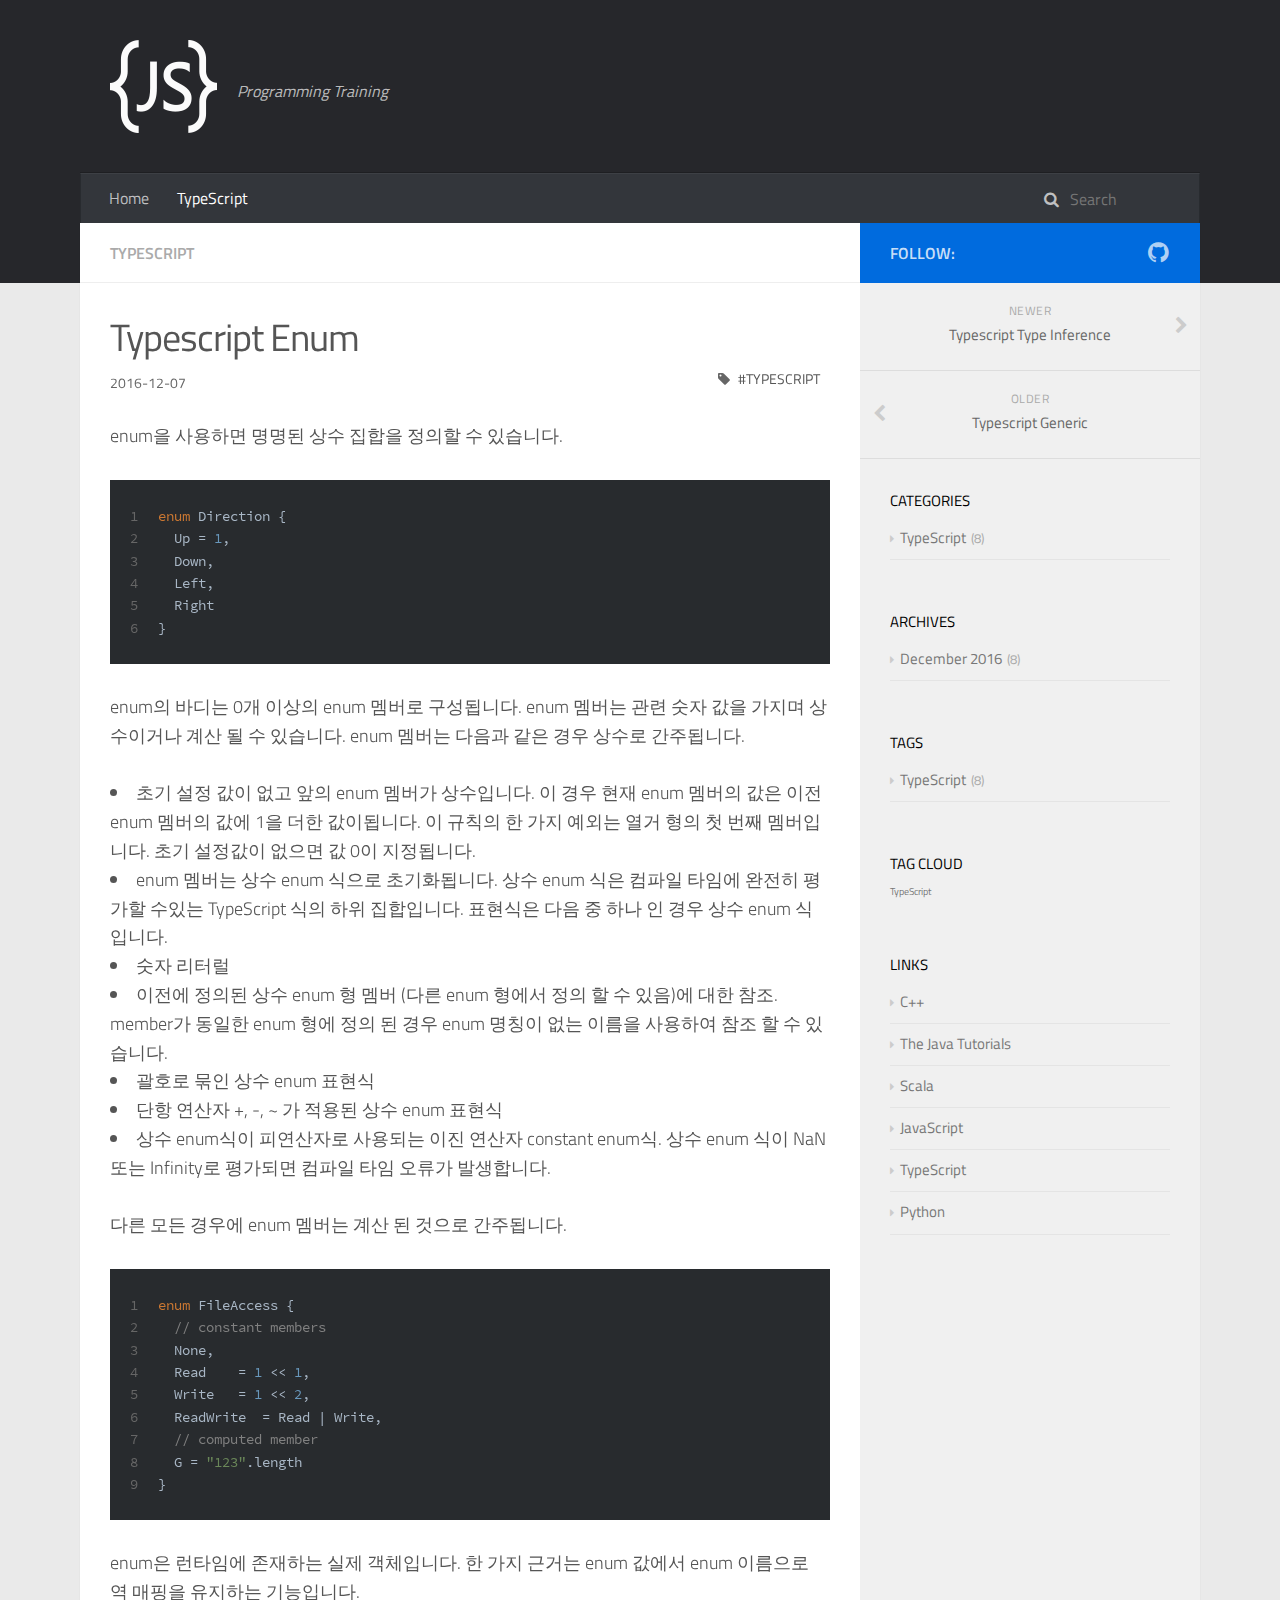
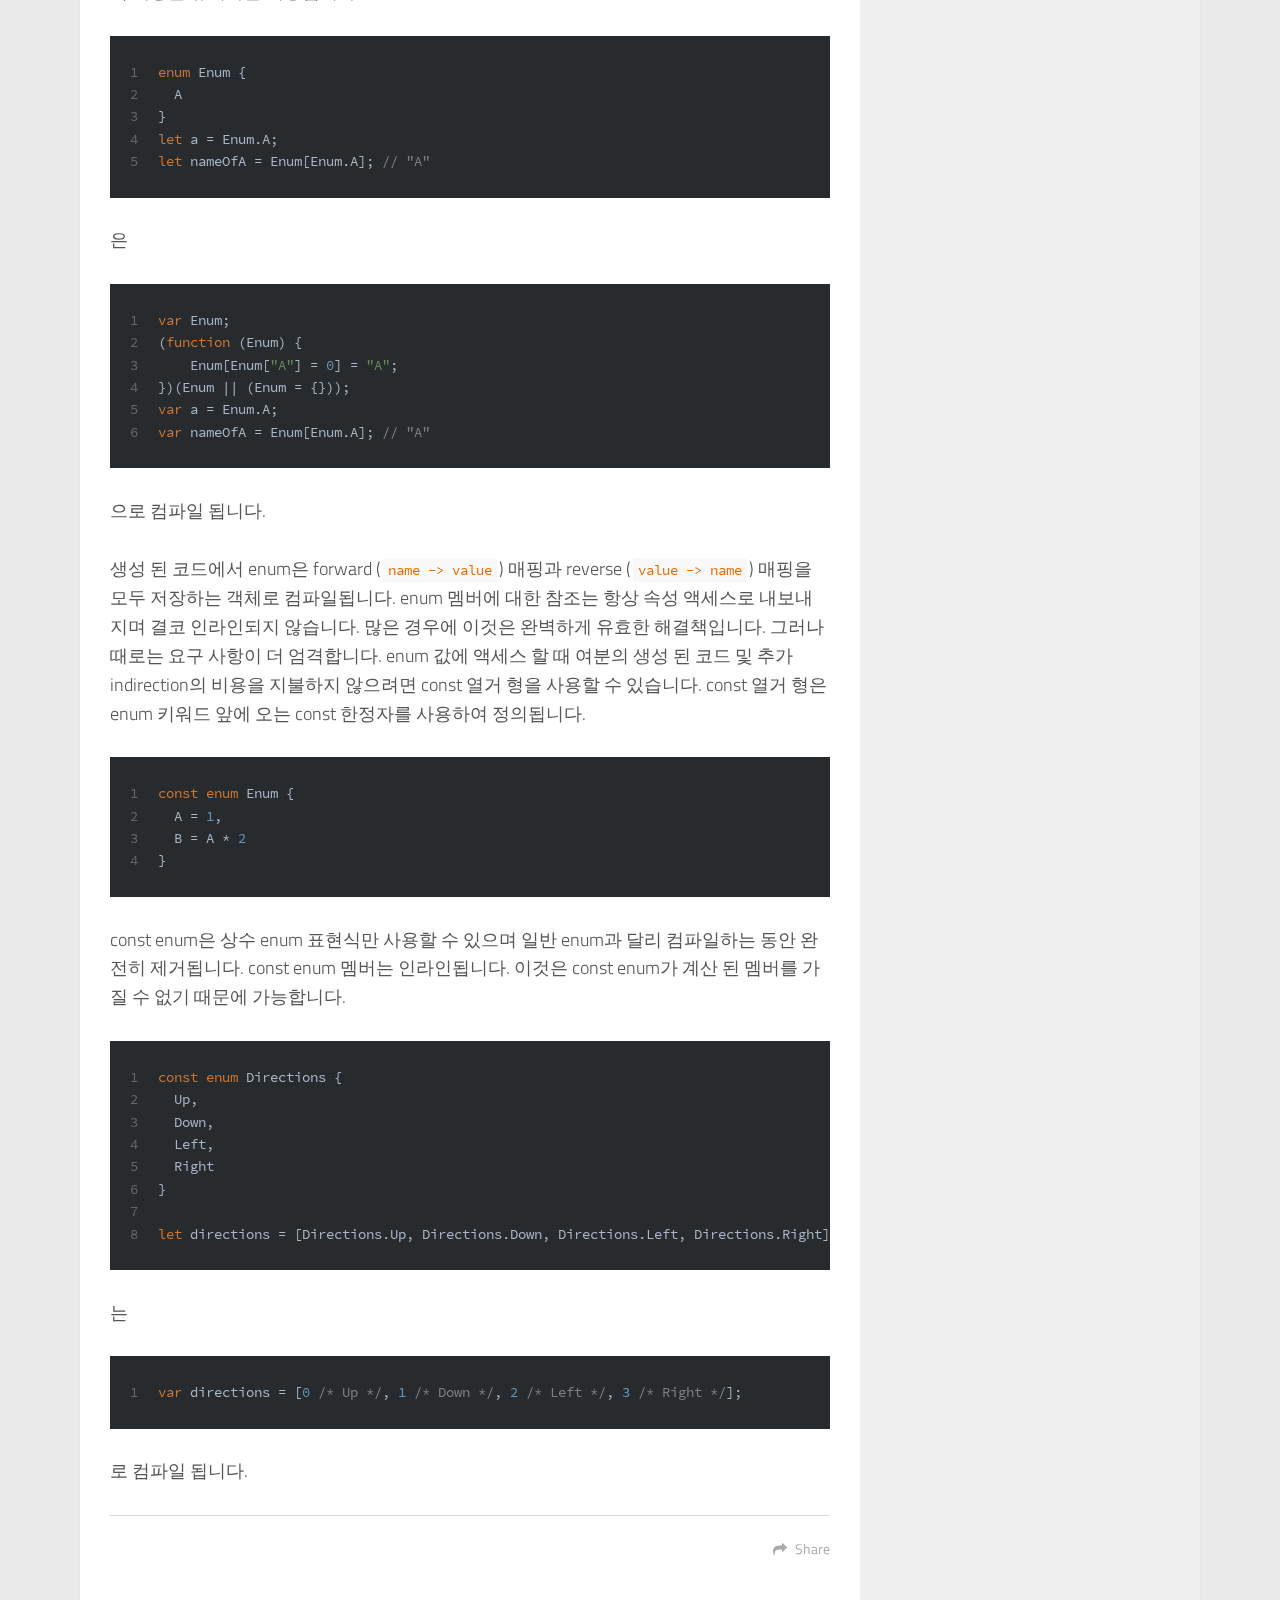
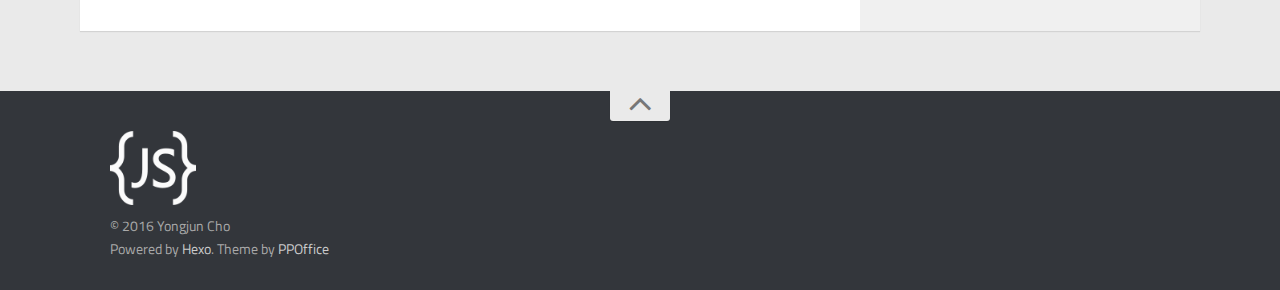
<file: TypeScript/2016-12-07-typescript-enum.html>
<!DOCTYPE html>
<html>
<head>
    <meta charset="utf-8">
    
    <title>Typescript Enum | Programming Training</title>
    <meta name="viewport" content="width=device-width, initial-scale=1, maximum-scale=1">
    
        <meta name="keywords" content="TypeScript" />
    
    <meta name="description" content="enum을 사용하면 명명된 상수 집합을 정의할 수 있습니다.
123456enum Direction &amp;#123;  Up = 1,  Down,  Left,  Right&amp;#125;
enum의 바디는 0개 이상의 enum 멤버로 구성됩니다. enum 멤버는 관련 숫자 값을 가지며 상수이거나 계산 될 수 있습니다. enum 멤버는 다음과 같은 경우 상수로 간주됩니다">
<meta property="og:type" content="article">
<meta property="og:title" content="Typescript Enum">
<meta property="og:url" content="http://dragonjun.github.io/TypeScript/2016-12-07-typescript-enum.html">
<meta property="og:site_name" content="Programming Training">
<meta property="og:description" content="enum을 사용하면 명명된 상수 집합을 정의할 수 있습니다.
123456enum Direction &amp;#123;  Up = 1,  Down,  Left,  Right&amp;#125;
enum의 바디는 0개 이상의 enum 멤버로 구성됩니다. enum 멤버는 관련 숫자 값을 가지며 상수이거나 계산 될 수 있습니다. enum 멤버는 다음과 같은 경우 상수로 간주됩니다">
<meta property="og:image" content="http://dragonjun.github.io/images/TypeScript.png">
<meta property="og:updated_time" content="2016-12-04T04:33:21.859Z">
<meta name="twitter:card" content="summary">
<meta name="twitter:title" content="Typescript Enum">
<meta name="twitter:description" content="enum을 사용하면 명명된 상수 집합을 정의할 수 있습니다.
123456enum Direction &amp;#123;  Up = 1,  Down,  Left,  Right&amp;#125;
enum의 바디는 0개 이상의 enum 멤버로 구성됩니다. enum 멤버는 관련 숫자 값을 가지며 상수이거나 계산 될 수 있습니다. enum 멤버는 다음과 같은 경우 상수로 간주됩니다">
<meta name="twitter:image" content="http://dragonjun.github.io/images/TypeScript.png">
    

    

    

    <link rel="stylesheet" href="/vendor/font-awesome/css/font-awesome.min.css">
    <link rel="stylesheet" href="/vendor/titillium-web/styles.css">
    <link rel="stylesheet" href="/vendor/source-code-pro/styles.css">

    <link rel="stylesheet" href="/css/style.css">

    <script src="/vendor/jquery/2.0.3/jquery.min.js"></script>
    
    
        <link rel="stylesheet" href="/vendor/lightgallery/css/lightgallery.min.css">
    
    
        <script type="text/javascript">
(function(i,s,o,g,r,a,m) {i['GoogleAnalyticsObject']=r;i[r]=i[r]||function() {
(i[r].q=i[r].q||[]).push(arguments)},i[r].l=1*new Date();a=s.createElement(o),
m=s.getElementsByTagName(o)[0];a.async=1;a.src=g;m.parentNode.insertBefore(a,m)
})(window,document,'script','//www.google-analytics.com/analytics.js','ga');

ga('create', 'UA-28750529-2', 'auto');
ga('send', 'pageview');

</script>
    
    

</head>

<body>
    <div id="wrap">
        <header id="header">
    <div id="header-outer" class="outer">
        <div class="container">
            <div class="container-inner">
                <div id="header-title">
                    <h1 class="logo-wrap">
                        <a href="/" class="logo"></a>
                    </h1>
                    
                        <h2 class="subtitle-wrap">
                            <p class="subtitle">Programming Training</p>
                        </h2>
                    
                </div>
                <div id="header-inner" class="nav-container">
                    <a id="main-nav-toggle" class="nav-icon fa fa-bars"></a>
                    <div class="nav-container-inner">
                        <ul id="main-nav">
                            
                                <li class="main-nav-list-item" >
                                    <a class="main-nav-list-link" href="/">Home</a>
                                </li>
                            
                                        <ul class="main-nav-list"><li class="main-nav-list-item"><a class="main-nav-list-link" href="/categories/TypeScript/">TypeScript</a></li></ul>
                                    
                        </ul>
                        <nav id="sub-nav">
                            <div id="search-form-wrap">

    <form class="search-form">
        <input type="text" class="ins-search-input search-form-input" placeholder="Search" />
        <button type="submit" class="search-form-submit"></button>
    </form>
    <div class="ins-search">
    <div class="ins-search-mask"></div>
    <div class="ins-search-container">
        <div class="ins-input-wrapper">
            <input type="text" class="ins-search-input" placeholder="Type something..." />
            <span class="ins-close ins-selectable"><i class="fa fa-times-circle"></i></span>
        </div>
        <div class="ins-section-wrapper">
            <div class="ins-section-container"></div>
        </div>
    </div>
</div>
<script>
(function (window) {
    var INSIGHT_CONFIG = {
        TRANSLATION: {
            POSTS: 'Posts',
            PAGES: 'Pages',
            CATEGORIES: 'Categories',
            TAGS: 'Tags',
            UNTITLED: '(Untitled)',
        },
        ROOT_URL: '/',
        CONTENT_URL: '/content.json',
    };
    window.INSIGHT_CONFIG = INSIGHT_CONFIG;
})(window);
</script>
<script src="/js/insight.js"></script>

</div>
                        </nav>
                    </div>
                </div>
            </div>
        </div>
    </div>
</header>
        <div class="container">
            <div class="main-body container-inner">
                <div class="main-body-inner">
                    <section id="main">
                        <div class="main-body-header">
    <h1 class="header">
    
    <a class="page-title-link" href="/categories/TypeScript/">TypeScript</a>
    </h1>
</div>
                        <div class="main-body-content">
                            <article id="post-/TypeScript/2016-12-07-typescript-enum.html" class="article article-single article-type-post" itemscope itemprop="blogPost">
    <div class="article-inner">
        
            <header class="article-header">
                
    
        <h1 class="article-title" itemprop="name">
        Typescript Enum
        </h1>
    

            </header>
        
        
            <div class="article-subtitle">
                <a href="/TypeScript/2016-12-07-typescript-enum.html" class="article-date">
    <time datetime="2016-12-06T20:00:00.000Z" itemprop="datePublished">2016-12-07</time>
</a>
                
    <ul class="article-tag-list"><li class="article-tag-list-item"><a class="article-tag-list-link" href="/tags/TypeScript/">TypeScript</a></li></ul>

            </div>
        
        
        <div class="article-entry" itemprop="articleBody">
            <p>enum을 사용하면 명명된 상수 집합을 정의할 수 있습니다.</p>
<figure class="highlight ts"><table><tr><td class="gutter"><pre><div class="line">1</div><div class="line">2</div><div class="line">3</div><div class="line">4</div><div class="line">5</div><div class="line">6</div></pre></td><td class="code"><pre><div class="line"><span class="keyword">enum</span> Direction &#123;</div><div class="line">  Up = <span class="number">1</span>,</div><div class="line">  Down,</div><div class="line">  Left,</div><div class="line">  Right</div><div class="line">&#125;</div></pre></td></tr></table></figure>
<p>enum의 바디는 0개 이상의 enum 멤버로 구성됩니다. enum 멤버는 관련 숫자 값을 가지며 상수이거나 계산 될 수 있습니다. enum 멤버는 다음과 같은 경우 상수로 간주됩니다.</p>
<ul>
<li>초기 설정 값이 없고 앞의 enum 멤버가 상수입니다. 이 경우 현재 enum 멤버의 값은 이전 enum 멤버의 값에 1을 더한 값이됩니다. 이 규칙의 한 가지 예외는 열거 형의 첫 번째 멤버입니다. 초기 설정값이 없으면 값 0이 지정됩니다.</li>
<li>enum 멤버는 상수 enum 식으로 초기화됩니다. 상수 enum 식은 컴파일 타임에 완전히 평가할 수있는 TypeScript 식의 하위 집합입니다. 표현식은 다음 중 하나 인 경우 상수 enum 식입니다.</li>
<li>숫자 리터럴</li>
<li>이전에 정의된 상수 enum 형 멤버 (다른 enum 형에서 정의 할 수 있음)에 대한 참조. member가 동일한 enum 형에 정의 된 경우 enum 명칭이 없는 이름을 사용하여 참조 할 수 있습니다.</li>
<li>괄호로 묶인 상수 enum 표현식</li>
<li>단항 연산자 +, -, ~ 가 적용된 상수 enum 표현식</li>
<li>상수 enum식이 피연산자로 사용되는 이진 연산자 constant enum식. 상수 enum 식이 NaN 또는 Infinity로 평가되면 컴파일 타임 오류가 발생합니다.</li>
</ul>
<p>다른 모든 경우에 enum 멤버는 계산 된 것으로 간주됩니다.</p>
<figure class="highlight ts"><table><tr><td class="gutter"><pre><div class="line">1</div><div class="line">2</div><div class="line">3</div><div class="line">4</div><div class="line">5</div><div class="line">6</div><div class="line">7</div><div class="line">8</div><div class="line">9</div></pre></td><td class="code"><pre><div class="line"><span class="keyword">enum</span> FileAccess &#123;</div><div class="line">  <span class="comment">// constant members</span></div><div class="line">  None,</div><div class="line">  Read    = <span class="number">1</span> &lt;&lt; <span class="number">1</span>,</div><div class="line">  Write   = <span class="number">1</span> &lt;&lt; <span class="number">2</span>,</div><div class="line">  ReadWrite  = Read | Write,</div><div class="line">  <span class="comment">// computed member</span></div><div class="line">  G = <span class="string">"123"</span>.length</div><div class="line">&#125;</div></pre></td></tr></table></figure>
<p>enum은 런타임에 존재하는 실제 객체입니다. 한 가지 근거는 enum 값에서 enum 이름으로 역 매핑을 유지하는 기능입니다.</p>
<figure class="highlight ts"><table><tr><td class="gutter"><pre><div class="line">1</div><div class="line">2</div><div class="line">3</div><div class="line">4</div><div class="line">5</div></pre></td><td class="code"><pre><div class="line"><span class="keyword">enum</span> Enum &#123;</div><div class="line">  A</div><div class="line">&#125;</div><div class="line"><span class="keyword">let</span> a = Enum.A;</div><div class="line"><span class="keyword">let</span> nameOfA = Enum[Enum.A]; <span class="comment">// "A"</span></div></pre></td></tr></table></figure>
<p>은</p>
<figure class="highlight ts"><table><tr><td class="gutter"><pre><div class="line">1</div><div class="line">2</div><div class="line">3</div><div class="line">4</div><div class="line">5</div><div class="line">6</div></pre></td><td class="code"><pre><div class="line"><span class="keyword">var</span> Enum;</div><div class="line">(<span class="function"><span class="keyword">function</span> (<span class="params">Enum</span>) </span>&#123;</div><div class="line">    Enum[Enum[<span class="string">"A"</span>] = <span class="number">0</span>] = <span class="string">"A"</span>;</div><div class="line">&#125;)(Enum || (Enum = &#123;&#125;));</div><div class="line"><span class="keyword">var</span> a = Enum.A;</div><div class="line"><span class="keyword">var</span> nameOfA = Enum[Enum.A]; <span class="comment">// "A"</span></div></pre></td></tr></table></figure>
<p>으로 컴파일 됩니다.</p>
<p>생성 된 코드에서 enum은 forward (<code>name -&gt; value</code>) 매핑과 reverse (<code>value -&gt; name</code>) 매핑을 모두 저장하는 객체로 컴파일됩니다. enum 멤버에 대한 참조는 항상 속성 액세스로 내보내지며 결코 인라인되지 않습니다. 많은 경우에 이것은 완벽하게 유효한 해결책입니다. 그러나 때로는 요구 사항이 더 엄격합니다. enum 값에 액세스 할 때 여분의 생성 된 코드 및 추가 indirection의 비용을 지불하지 않으려면 const 열거 형을 사용할 수 있습니다. const 열거 형은 enum 키워드 앞에 오는 const 한정자를 사용하여 정의됩니다.</p>
<figure class="highlight ts"><table><tr><td class="gutter"><pre><div class="line">1</div><div class="line">2</div><div class="line">3</div><div class="line">4</div></pre></td><td class="code"><pre><div class="line"><span class="keyword">const</span> <span class="keyword">enum</span> Enum &#123;</div><div class="line">  A = <span class="number">1</span>,</div><div class="line">  B = A * <span class="number">2</span></div><div class="line">&#125;</div></pre></td></tr></table></figure>
<p>const enum은 상수 enum 표현식만 사용할 수 있으며 일반 enum과 달리 컴파일하는 동안 완전히 제거됩니다. const enum 멤버는 인라인됩니다. 이것은 const enum가 계산 된 멤버를 가질 수 없기 때문에 가능합니다.</p>
<figure class="highlight ts"><table><tr><td class="gutter"><pre><div class="line">1</div><div class="line">2</div><div class="line">3</div><div class="line">4</div><div class="line">5</div><div class="line">6</div><div class="line">7</div><div class="line">8</div></pre></td><td class="code"><pre><div class="line"><span class="keyword">const</span> <span class="keyword">enum</span> Directions &#123;</div><div class="line">  Up,</div><div class="line">  Down,</div><div class="line">  Left,</div><div class="line">  Right</div><div class="line">&#125;</div><div class="line"></div><div class="line"><span class="keyword">let</span> directions = [Directions.Up, Directions.Down, Directions.Left, Directions.Right]</div></pre></td></tr></table></figure>
<p>는</p>
<figure class="highlight ts"><table><tr><td class="gutter"><pre><div class="line">1</div></pre></td><td class="code"><pre><div class="line"><span class="keyword">var</span> directions = [<span class="number">0</span> <span class="comment">/* Up */</span>, <span class="number">1</span> <span class="comment">/* Down */</span>, <span class="number">2</span> <span class="comment">/* Left */</span>, <span class="number">3</span> <span class="comment">/* Right */</span>];</div></pre></td></tr></table></figure>
<p>로 컴파일 됩니다.</p>

        </div>
        <footer class="article-footer">
            



    <a data-url="http://dragonjun.github.io//TypeScript/2016-12-07-typescript-enum.html" data-id="ciwa4ekff0004vi9u334xlyp3" class="article-share-link"><i class="fa fa-share"></i>Share</a>
<script>
    (function ($) {
        $('body').on('click', function() {
            $('.article-share-box.on').removeClass('on');
        }).on('click', '.article-share-link', function(e) {
            e.stopPropagation();

            var $this = $(this),
                url = $this.attr('data-url'),
                encodedUrl = encodeURIComponent(url),
                id = 'article-share-box-' + $this.attr('data-id'),
                offset = $this.offset(),
                box;

            if ($('#' + id).length) {
                box = $('#' + id);

                if (box.hasClass('on')){
                    box.removeClass('on');
                    return;
                }
            } else {
                var html = [
                    '<div id="' + id + '" class="article-share-box">',
                        '<input class="article-share-input" value="' + url + '">',
                        '<div class="article-share-links">',
                            '<a href="https://twitter.com/intent/tweet?url=' + encodedUrl + '" class="article-share-twitter" target="_blank" title="Twitter"></a>',
                            '<a href="https://www.facebook.com/sharer.php?u=' + encodedUrl + '" class="article-share-facebook" target="_blank" title="Facebook"></a>',
                            '<a href="http://pinterest.com/pin/create/button/?url=' + encodedUrl + '" class="article-share-pinterest" target="_blank" title="Pinterest"></a>',
                            '<a href="https://plus.google.com/share?url=' + encodedUrl + '" class="article-share-google" target="_blank" title="Google+"></a>',
                        '</div>',
                    '</div>'
                ].join('');

              box = $(html);

              $('body').append(box);
            }

            $('.article-share-box.on').hide();

            box.css({
                top: offset.top + 25,
                left: offset.left
            }).addClass('on');

        }).on('click', '.article-share-box', function (e) {
            e.stopPropagation();
        }).on('click', '.article-share-box-input', function () {
            $(this).select();
        }).on('click', '.article-share-box-link', function (e) {
            e.preventDefault();
            e.stopPropagation();

            window.open(this.href, 'article-share-box-window-' + Date.now(), 'width=500,height=450');
        });
    })(jQuery);
</script>

        </footer>
    </div>
</article>

    <section id="comments">
    
    </section>

                        </div>
                    </section>
                    <aside id="sidebar">
    <a class="sidebar-toggle" title="Expand Sidebar"><i class="toggle icon"></i></a>
    <div class="sidebar-top">
        <p>follow:</p>
        <ul class="social-links">
            
                
                <li>
                    <a class="social-tooltip" title="github" href="https://github.com/dragonjun" target="_blank">
                        <i class="icon fa fa-github"></i>
                    </a>
                </li>
                
            
        </ul>
    </div>
    
        
<nav id="article-nav">
    
        <a href="/TypeScript/2016-12-08-typescript-type-inference.html" id="article-nav-newer" class="article-nav-link-wrap">
        <strong class="article-nav-caption">newer</strong>
        <p class="article-nav-title">
        
            Typescript Type Inference
        
        </p>
        <i class="icon fa fa-chevron-right" id="icon-chevron-right"></i>
    </a>
    
    
        <a href="/TypeScript/2016-12-06-typescript-generic.html" id="article-nav-older" class="article-nav-link-wrap">
        <strong class="article-nav-caption">older</strong>
        <p class="article-nav-title">Typescript Generic</p>
        <i class="icon fa fa-chevron-left" id="icon-chevron-left"></i>
        </a>
    
</nav>

    
    <div class="widgets-container">
        
            
                
    <div class="widget-wrap widget-list">
        <h3 class="widget-title">categories</h3>
        <div class="widget">
            <ul class="category-list"><li class="category-list-item"><a class="category-list-link" href="/categories/TypeScript/">TypeScript</a><span class="category-list-count">8</span></li></ul>
        </div>
    </div>


            
                
    <div class="widget-wrap widget-list">
        <h3 class="widget-title">archives</h3>
        <div class="widget">
            <ul class="archive-list"><li class="archive-list-item"><a class="archive-list-link" href="/archives/2016/12/">December 2016</a><span class="archive-list-count">8</span></li></ul>
        </div>
    </div>


            
                
    <div class="widget-wrap widget-list">
        <h3 class="widget-title">tags</h3>
        <div class="widget">
            <ul class="tag-list"><li class="tag-list-item"><a class="tag-list-link" href="/tags/TypeScript/">TypeScript</a><span class="tag-list-count">8</span></li></ul>
        </div>
    </div>


            
                
    <div class="widget-wrap widget-float">
        <h3 class="widget-title">tag cloud</h3>
        <div class="widget tagcloud">
            <a href="/tags/TypeScript/" style="font-size: 10px;">TypeScript</a>
        </div>
    </div>


            
                
    <div class="widget-wrap widget-list">
        <h3 class="widget-title">links</h3>
        <div class="widget">
            <ul>
                
                    <li>
                        <a href="https://isocpp.org/">C++</a>
                    </li>
                
                    <li>
                        <a href="https://docs.oracle.com/javase/tutorial/">The Java Tutorials</a>
                    </li>
                
                    <li>
                        <a href="http://docs.scala-lang.org/ko/tutorials/scala-for-java-programmers.html">Scala</a>
                    </li>
                
                    <li>
                        <a href="https://developer.mozilla.org/ko/docs/Web/JavaScript">JavaScript</a>
                    </li>
                
                    <li>
                        <a href="https://github.com/Microsoft/TypeScript/blob/master/doc/spec.md">TypeScript</a>
                    </li>
                
                    <li>
                        <a href="https://www.python.org/doc/">Python</a>
                    </li>
                
            </ul>
        </div>
    </div>


            
        
    </div>
</aside>
                </div>
            </div>
        </div>
        <footer id="footer">
    <div class="container">
        <div class="container-inner">
            <a id="back-to-top" href="javascript:;"><i class="icon fa fa-angle-up"></i></a>
            <div class="credit">
                <h1 class="logo-wrap">
                    <a href="/" class="logo"></a>
                </h1>
                <p>&copy; 2016 Yongjun Cho</p>
                <p>Powered by <a href="//hexo.io/" target="_blank">Hexo</a>. Theme by <a href="//github.com/ppoffice" target="_blank">PPOffice</a></p>
            </div>
        </div>
    </div>
</footer>
        

    
        <script src="/vendor/lightgallery/js/lightgallery.min.js"></script>
        <script src="/vendor/lightgallery/js/lg-thumbnail.min.js"></script>
        <script src="/vendor/lightgallery/js/lg-pager.min.js"></script>
        <script src="/vendor/lightgallery/js/lg-autoplay.min.js"></script>
        <script src="/vendor/lightgallery/js/lg-fullscreen.min.js"></script>
        <script src="/vendor/lightgallery/js/lg-zoom.min.js"></script>
        <script src="/vendor/lightgallery/js/lg-hash.min.js"></script>
        <script src="/vendor/lightgallery/js/lg-share.min.js"></script>
        <script src="/vendor/lightgallery/js/lg-video.min.js"></script>
    


<!-- Custom Scripts -->
<script src="/js/main.js"></script>

    </div>
</body>
</html>
</file>
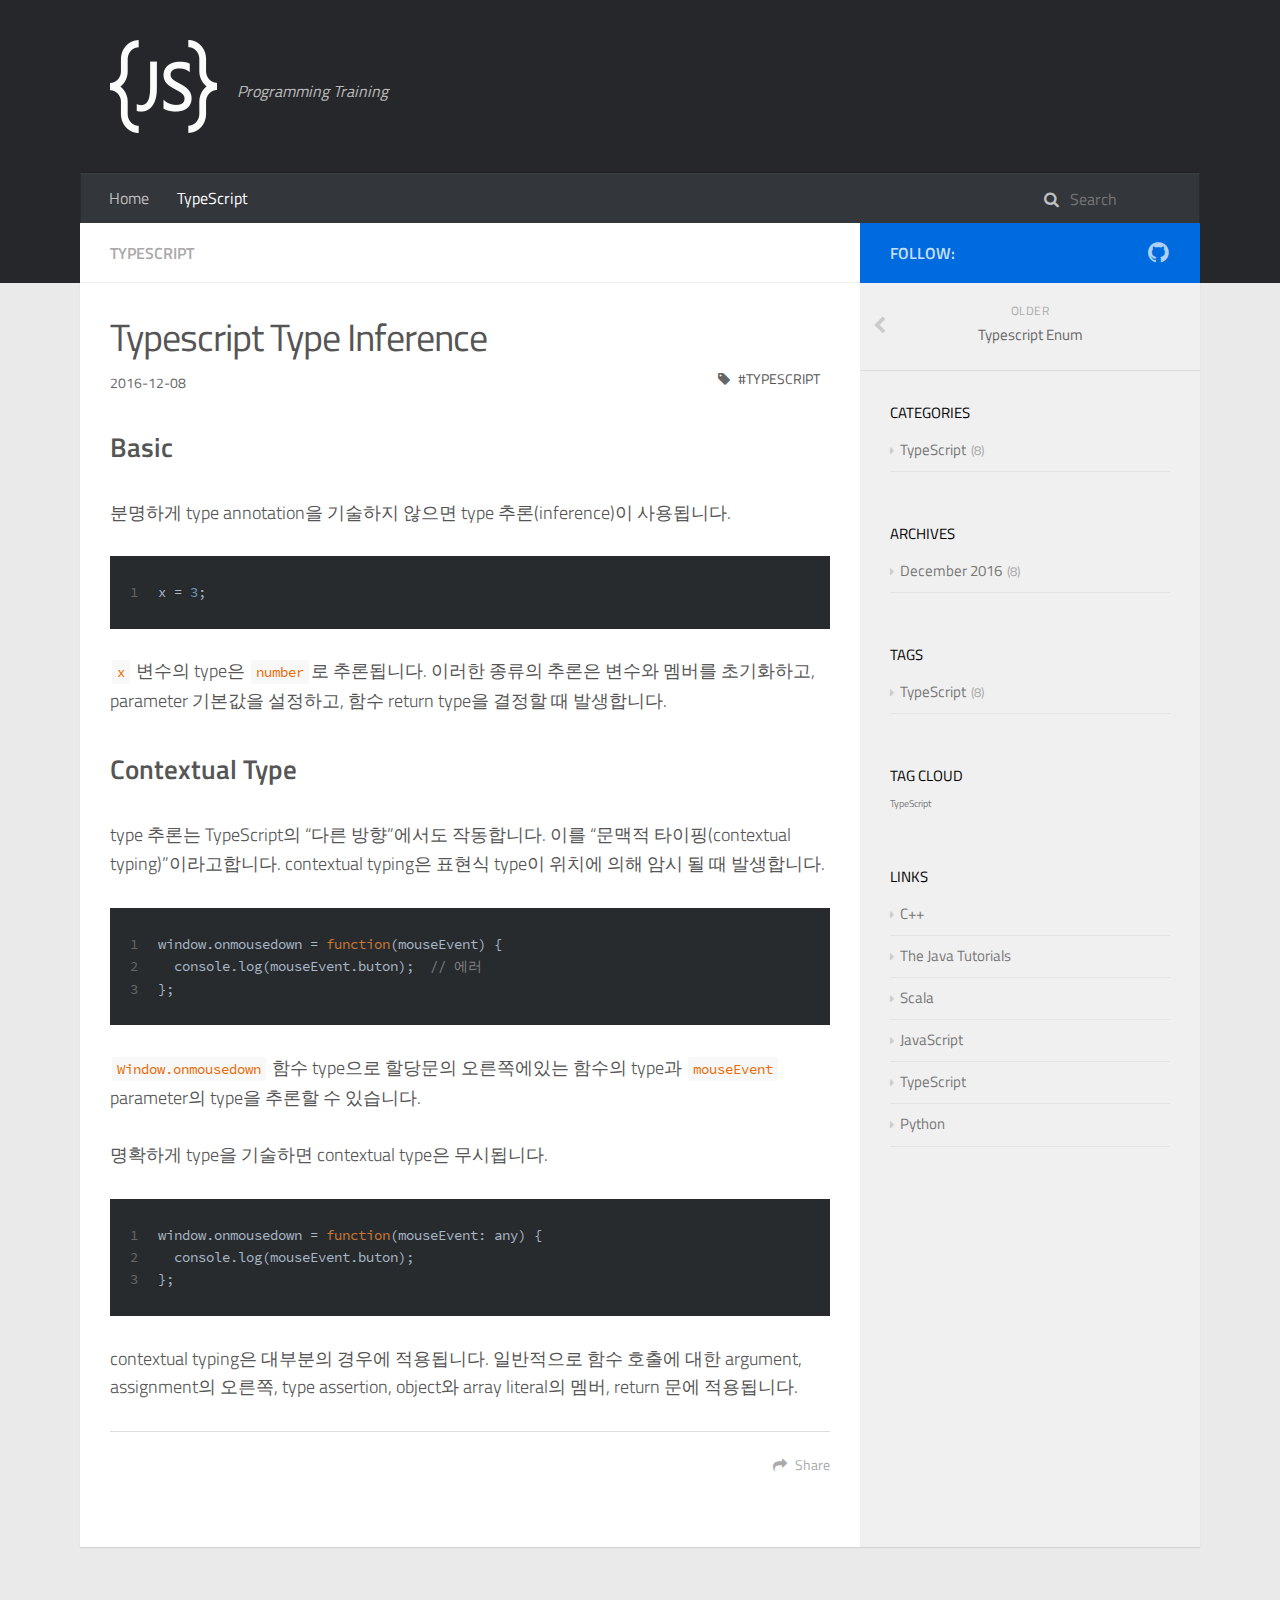
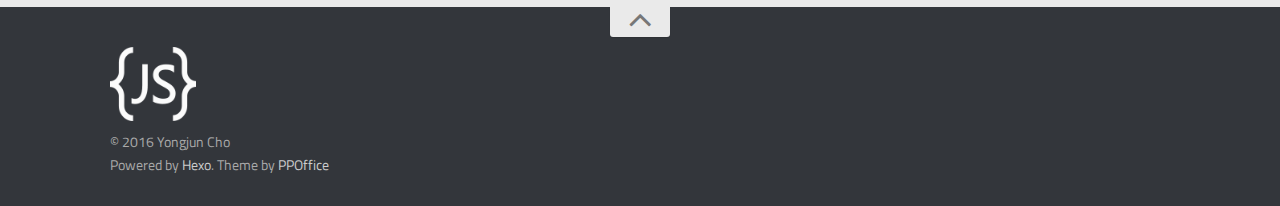
<file: TypeScript/2016-12-08-typescript-type-inference.html>
<!DOCTYPE html>
<html>
<head>
    <meta charset="utf-8">
    
    <title>Typescript Type Inference | Programming Training</title>
    <meta name="viewport" content="width=device-width, initial-scale=1, maximum-scale=1">
    
        <meta name="keywords" content="TypeScript" />
    
    <meta name="description" content="Basic분명하게 type annotation을 기술하지 않으면 type 추론(inference)이 사용됩니다.
1x = 3;
x 변수의 type은 number로 추론됩니다. 이러한 종류의 추론은 변수와 멤버를 초기화하고, parameter 기본값을 설정하고, 함수 return type을 결정할 때 발생합니다.
Contextual Typetype 추론는 T">
<meta property="og:type" content="article">
<meta property="og:title" content="Typescript Type Inference">
<meta property="og:url" content="http://dragonjun.github.io/TypeScript/2016-12-08-typescript-type-inference.html">
<meta property="og:site_name" content="Programming Training">
<meta property="og:description" content="Basic분명하게 type annotation을 기술하지 않으면 type 추론(inference)이 사용됩니다.
1x = 3;
x 변수의 type은 number로 추론됩니다. 이러한 종류의 추론은 변수와 멤버를 초기화하고, parameter 기본값을 설정하고, 함수 return type을 결정할 때 발생합니다.
Contextual Typetype 추론는 T">
<meta property="og:image" content="http://dragonjun.github.io/images/TypeScript.png">
<meta property="og:updated_time" content="2016-12-05T14:15:01.052Z">
<meta name="twitter:card" content="summary">
<meta name="twitter:title" content="Typescript Type Inference">
<meta name="twitter:description" content="Basic분명하게 type annotation을 기술하지 않으면 type 추론(inference)이 사용됩니다.
1x = 3;
x 변수의 type은 number로 추론됩니다. 이러한 종류의 추론은 변수와 멤버를 초기화하고, parameter 기본값을 설정하고, 함수 return type을 결정할 때 발생합니다.
Contextual Typetype 추론는 T">
<meta name="twitter:image" content="http://dragonjun.github.io/images/TypeScript.png">
    

    

    

    <link rel="stylesheet" href="/vendor/font-awesome/css/font-awesome.min.css">
    <link rel="stylesheet" href="/vendor/titillium-web/styles.css">
    <link rel="stylesheet" href="/vendor/source-code-pro/styles.css">

    <link rel="stylesheet" href="/css/style.css">

    <script src="/vendor/jquery/2.0.3/jquery.min.js"></script>
    
    
        <link rel="stylesheet" href="/vendor/lightgallery/css/lightgallery.min.css">
    
    
        <script type="text/javascript">
(function(i,s,o,g,r,a,m) {i['GoogleAnalyticsObject']=r;i[r]=i[r]||function() {
(i[r].q=i[r].q||[]).push(arguments)},i[r].l=1*new Date();a=s.createElement(o),
m=s.getElementsByTagName(o)[0];a.async=1;a.src=g;m.parentNode.insertBefore(a,m)
})(window,document,'script','//www.google-analytics.com/analytics.js','ga');

ga('create', 'UA-28750529-2', 'auto');
ga('send', 'pageview');

</script>
    
    

</head>

<body>
    <div id="wrap">
        <header id="header">
    <div id="header-outer" class="outer">
        <div class="container">
            <div class="container-inner">
                <div id="header-title">
                    <h1 class="logo-wrap">
                        <a href="/" class="logo"></a>
                    </h1>
                    
                        <h2 class="subtitle-wrap">
                            <p class="subtitle">Programming Training</p>
                        </h2>
                    
                </div>
                <div id="header-inner" class="nav-container">
                    <a id="main-nav-toggle" class="nav-icon fa fa-bars"></a>
                    <div class="nav-container-inner">
                        <ul id="main-nav">
                            
                                <li class="main-nav-list-item" >
                                    <a class="main-nav-list-link" href="/">Home</a>
                                </li>
                            
                                        <ul class="main-nav-list"><li class="main-nav-list-item"><a class="main-nav-list-link" href="/categories/TypeScript/">TypeScript</a></li></ul>
                                    
                        </ul>
                        <nav id="sub-nav">
                            <div id="search-form-wrap">

    <form class="search-form">
        <input type="text" class="ins-search-input search-form-input" placeholder="Search" />
        <button type="submit" class="search-form-submit"></button>
    </form>
    <div class="ins-search">
    <div class="ins-search-mask"></div>
    <div class="ins-search-container">
        <div class="ins-input-wrapper">
            <input type="text" class="ins-search-input" placeholder="Type something..." />
            <span class="ins-close ins-selectable"><i class="fa fa-times-circle"></i></span>
        </div>
        <div class="ins-section-wrapper">
            <div class="ins-section-container"></div>
        </div>
    </div>
</div>
<script>
(function (window) {
    var INSIGHT_CONFIG = {
        TRANSLATION: {
            POSTS: 'Posts',
            PAGES: 'Pages',
            CATEGORIES: 'Categories',
            TAGS: 'Tags',
            UNTITLED: '(Untitled)',
        },
        ROOT_URL: '/',
        CONTENT_URL: '/content.json',
    };
    window.INSIGHT_CONFIG = INSIGHT_CONFIG;
})(window);
</script>
<script src="/js/insight.js"></script>

</div>
                        </nav>
                    </div>
                </div>
            </div>
        </div>
    </div>
</header>
        <div class="container">
            <div class="main-body container-inner">
                <div class="main-body-inner">
                    <section id="main">
                        <div class="main-body-header">
    <h1 class="header">
    
    <a class="page-title-link" href="/categories/TypeScript/">TypeScript</a>
    </h1>
</div>
                        <div class="main-body-content">
                            <article id="post-/TypeScript/2016-12-08-typescript-type-inference.html" class="article article-single article-type-post" itemscope itemprop="blogPost">
    <div class="article-inner">
        
            <header class="article-header">
                
    
        <h1 class="article-title" itemprop="name">
        Typescript Type Inference
        </h1>
    

            </header>
        
        
            <div class="article-subtitle">
                <a href="/TypeScript/2016-12-08-typescript-type-inference.html" class="article-date">
    <time datetime="2016-12-07T20:00:00.000Z" itemprop="datePublished">2016-12-08</time>
</a>
                
    <ul class="article-tag-list"><li class="article-tag-list-item"><a class="article-tag-list-link" href="/tags/TypeScript/">TypeScript</a></li></ul>

            </div>
        
        
        <div class="article-entry" itemprop="articleBody">
            <h2 id="Basic"><a href="#Basic" class="headerlink" title="Basic"></a>Basic</h2><p>분명하게 type annotation을 기술하지 않으면 type 추론(inference)이 사용됩니다.</p>
<figure class="highlight ts"><table><tr><td class="gutter"><pre><div class="line">1</div></pre></td><td class="code"><pre><div class="line">x = <span class="number">3</span>;</div></pre></td></tr></table></figure>
<p><code>x</code> 변수의 type은 <code>number</code>로 추론됩니다. 이러한 종류의 추론은 변수와 멤버를 초기화하고, parameter 기본값을 설정하고, 함수 return type을 결정할 때 발생합니다.</p>
<h2 id="Contextual-Type"><a href="#Contextual-Type" class="headerlink" title="Contextual Type"></a>Contextual Type</h2><p>type 추론는 TypeScript의 “다른 방향”에서도 작동합니다. 이를 “문맥적 타이핑(contextual typing)”이라고합니다. contextual typing은 표현식 type이 위치에 의해 암시 될 때 발생합니다.</p>
<figure class="highlight ts"><table><tr><td class="gutter"><pre><div class="line">1</div><div class="line">2</div><div class="line">3</div></pre></td><td class="code"><pre><div class="line"><span class="built_in">window</span>.onmousedown = <span class="function"><span class="keyword">function</span>(<span class="params">mouseEvent</span>) </span>&#123;</div><div class="line">  <span class="built_in">console</span>.log(mouseEvent.buton);  <span class="comment">// 에러</span></div><div class="line">&#125;;</div></pre></td></tr></table></figure>
<p><code>Window.onmousedown</code> 함수 type으로 할당문의 오른쪽에있는 함수의 type과 <code>mouseEvent</code> parameter의 type을 추론할 수 있습니다.</p>
<p>명확하게 type을 기술하면 contextual type은 무시됩니다.</p>
<figure class="highlight ts"><table><tr><td class="gutter"><pre><div class="line">1</div><div class="line">2</div><div class="line">3</div></pre></td><td class="code"><pre><div class="line"><span class="built_in">window</span>.onmousedown = <span class="function"><span class="keyword">function</span>(<span class="params">mouseEvent: <span class="built_in">any</span></span>) </span>&#123;</div><div class="line">  <span class="built_in">console</span>.log(mouseEvent.buton);</div><div class="line">&#125;;</div></pre></td></tr></table></figure>
<p>contextual typing은 대부분의 경우에 적용됩니다. 일반적으로 함수 호출에 대한 argument, assignment의 오른쪽, type assertion, object와 array literal의 멤버, return 문에 적용됩니다.</p>

        </div>
        <footer class="article-footer">
            



    <a data-url="http://dragonjun.github.io//TypeScript/2016-12-08-typescript-type-inference.html" data-id="ciwa5lh7z0007vi9uia87ppvd" class="article-share-link"><i class="fa fa-share"></i>Share</a>
<script>
    (function ($) {
        $('body').on('click', function() {
            $('.article-share-box.on').removeClass('on');
        }).on('click', '.article-share-link', function(e) {
            e.stopPropagation();

            var $this = $(this),
                url = $this.attr('data-url'),
                encodedUrl = encodeURIComponent(url),
                id = 'article-share-box-' + $this.attr('data-id'),
                offset = $this.offset(),
                box;

            if ($('#' + id).length) {
                box = $('#' + id);

                if (box.hasClass('on')){
                    box.removeClass('on');
                    return;
                }
            } else {
                var html = [
                    '<div id="' + id + '" class="article-share-box">',
                        '<input class="article-share-input" value="' + url + '">',
                        '<div class="article-share-links">',
                            '<a href="https://twitter.com/intent/tweet?url=' + encodedUrl + '" class="article-share-twitter" target="_blank" title="Twitter"></a>',
                            '<a href="https://www.facebook.com/sharer.php?u=' + encodedUrl + '" class="article-share-facebook" target="_blank" title="Facebook"></a>',
                            '<a href="http://pinterest.com/pin/create/button/?url=' + encodedUrl + '" class="article-share-pinterest" target="_blank" title="Pinterest"></a>',
                            '<a href="https://plus.google.com/share?url=' + encodedUrl + '" class="article-share-google" target="_blank" title="Google+"></a>',
                        '</div>',
                    '</div>'
                ].join('');

              box = $(html);

              $('body').append(box);
            }

            $('.article-share-box.on').hide();

            box.css({
                top: offset.top + 25,
                left: offset.left
            }).addClass('on');

        }).on('click', '.article-share-box', function (e) {
            e.stopPropagation();
        }).on('click', '.article-share-box-input', function () {
            $(this).select();
        }).on('click', '.article-share-box-link', function (e) {
            e.preventDefault();
            e.stopPropagation();

            window.open(this.href, 'article-share-box-window-' + Date.now(), 'width=500,height=450');
        });
    })(jQuery);
</script>

        </footer>
    </div>
</article>

    <section id="comments">
    
    </section>

                        </div>
                    </section>
                    <aside id="sidebar">
    <a class="sidebar-toggle" title="Expand Sidebar"><i class="toggle icon"></i></a>
    <div class="sidebar-top">
        <p>follow:</p>
        <ul class="social-links">
            
                
                <li>
                    <a class="social-tooltip" title="github" href="https://github.com/dragonjun" target="_blank">
                        <i class="icon fa fa-github"></i>
                    </a>
                </li>
                
            
        </ul>
    </div>
    
        
<nav id="article-nav">
    
    
        <a href="/TypeScript/2016-12-07-typescript-enum.html" id="article-nav-older" class="article-nav-link-wrap">
        <strong class="article-nav-caption">older</strong>
        <p class="article-nav-title">Typescript Enum</p>
        <i class="icon fa fa-chevron-left" id="icon-chevron-left"></i>
        </a>
    
</nav>

    
    <div class="widgets-container">
        
            
                
    <div class="widget-wrap widget-list">
        <h3 class="widget-title">categories</h3>
        <div class="widget">
            <ul class="category-list"><li class="category-list-item"><a class="category-list-link" href="/categories/TypeScript/">TypeScript</a><span class="category-list-count">8</span></li></ul>
        </div>
    </div>


            
                
    <div class="widget-wrap widget-list">
        <h3 class="widget-title">archives</h3>
        <div class="widget">
            <ul class="archive-list"><li class="archive-list-item"><a class="archive-list-link" href="/archives/2016/12/">December 2016</a><span class="archive-list-count">8</span></li></ul>
        </div>
    </div>


            
                
    <div class="widget-wrap widget-list">
        <h3 class="widget-title">tags</h3>
        <div class="widget">
            <ul class="tag-list"><li class="tag-list-item"><a class="tag-list-link" href="/tags/TypeScript/">TypeScript</a><span class="tag-list-count">8</span></li></ul>
        </div>
    </div>


            
                
    <div class="widget-wrap widget-float">
        <h3 class="widget-title">tag cloud</h3>
        <div class="widget tagcloud">
            <a href="/tags/TypeScript/" style="font-size: 10px;">TypeScript</a>
        </div>
    </div>


            
                
    <div class="widget-wrap widget-list">
        <h3 class="widget-title">links</h3>
        <div class="widget">
            <ul>
                
                    <li>
                        <a href="https://isocpp.org/">C++</a>
                    </li>
                
                    <li>
                        <a href="https://docs.oracle.com/javase/tutorial/">The Java Tutorials</a>
                    </li>
                
                    <li>
                        <a href="http://docs.scala-lang.org/ko/tutorials/scala-for-java-programmers.html">Scala</a>
                    </li>
                
                    <li>
                        <a href="https://developer.mozilla.org/ko/docs/Web/JavaScript">JavaScript</a>
                    </li>
                
                    <li>
                        <a href="https://github.com/Microsoft/TypeScript/blob/master/doc/spec.md">TypeScript</a>
                    </li>
                
                    <li>
                        <a href="https://www.python.org/doc/">Python</a>
                    </li>
                
            </ul>
        </div>
    </div>


            
        
    </div>
</aside>
                </div>
            </div>
        </div>
        <footer id="footer">
    <div class="container">
        <div class="container-inner">
            <a id="back-to-top" href="javascript:;"><i class="icon fa fa-angle-up"></i></a>
            <div class="credit">
                <h1 class="logo-wrap">
                    <a href="/" class="logo"></a>
                </h1>
                <p>&copy; 2016 Yongjun Cho</p>
                <p>Powered by <a href="//hexo.io/" target="_blank">Hexo</a>. Theme by <a href="//github.com/ppoffice" target="_blank">PPOffice</a></p>
            </div>
        </div>
    </div>
</footer>
        

    
        <script src="/vendor/lightgallery/js/lightgallery.min.js"></script>
        <script src="/vendor/lightgallery/js/lg-thumbnail.min.js"></script>
        <script src="/vendor/lightgallery/js/lg-pager.min.js"></script>
        <script src="/vendor/lightgallery/js/lg-autoplay.min.js"></script>
        <script src="/vendor/lightgallery/js/lg-fullscreen.min.js"></script>
        <script src="/vendor/lightgallery/js/lg-zoom.min.js"></script>
        <script src="/vendor/lightgallery/js/lg-hash.min.js"></script>
        <script src="/vendor/lightgallery/js/lg-share.min.js"></script>
        <script src="/vendor/lightgallery/js/lg-video.min.js"></script>
    


<!-- Custom Scripts -->
<script src="/js/main.js"></script>

    </div>
</body>
</html>
</file>
<file: vendor/titillium-web/styles.css>
/* latin-ext */
@font-face {
  font-family: 'Titillium Web';
  font-style: normal;
  font-weight: 300;
  src: local('Titillium WebLight'), local('TitilliumWeb-Light'), url(fonts/anMUvcNT0H1YN4FII8wpr9INifKjd1RJ3NxxEi9Cy2w.woff2) format('woff2');
  unicode-range: U+0100-024F, U+1E00-1EFF, U+20A0-20AB, U+20AD-20CF, U+2C60-2C7F, U+A720-A7FF;
}
/* latin */
@font-face {
  font-family: 'Titillium Web';
  font-style: normal;
  font-weight: 300;
  src: local('Titillium WebLight'), local('TitilliumWeb-Light'), url(fonts/anMUvcNT0H1YN4FII8wpr4-67659ICLY8bMrYhtePPA.woff2) format('woff2');
  unicode-range: U+0000-00FF, U+0131, U+0152-0153, U+02C6, U+02DA, U+02DC, U+2000-206F, U+2074, U+20AC, U+2212, U+2215, U+E0FF, U+EFFD, U+F000;
}
/* latin-ext */
@font-face {
  font-family: 'Titillium Web';
  font-style: normal;
  font-weight: 400;
  src: local('Titillium Web'), local('TitilliumWeb-Regular'), url(fonts/7XUFZ5tgS-tD6QamInJTcSo_WB_cotcEMUw1LsIE8mM.woff2) format('woff2');
  unicode-range: U+0100-024F, U+1E00-1EFF, U+20A0-20AB, U+20AD-20CF, U+2C60-2C7F, U+A720-A7FF;
}
/* latin */
@font-face {
  font-family: 'Titillium Web';
  font-style: normal;
  font-weight: 400;
  src: local('Titillium Web'), local('TitilliumWeb-Regular'), url(fonts/7XUFZ5tgS-tD6QamInJTcZSnX671uNZIV63UdXh3Mg0.woff2) format('woff2');
  unicode-range: U+0000-00FF, U+0131, U+0152-0153, U+02C6, U+02DA, U+02DC, U+2000-206F, U+2074, U+20AC, U+2212, U+2215, U+E0FF, U+EFFD, U+F000;
}
/* latin-ext */
@font-face {
  font-family: 'Titillium Web';
  font-style: normal;
  font-weight: 600;
  src: local('Titillium WebSemiBold'), local('TitilliumWeb-SemiBold'), url(fonts/anMUvcNT0H1YN4FII8wpr_SNRT0fZ5CX-AqRkMYgJJo.woff2) format('woff2');
  unicode-range: U+0100-024F, U+1E00-1EFF, U+20A0-20AB, U+20AD-20CF, U+2C60-2C7F, U+A720-A7FF;
}
/* latin */
@font-face {
  font-family: 'Titillium Web';
  font-style: normal;
  font-weight: 600;
  src: local('Titillium WebSemiBold'), local('TitilliumWeb-SemiBold'), url(fonts/anMUvcNT0H1YN4FII8wpr46gJz9aNFrmnwBdd69aqzY.woff2) format('woff2');
  unicode-range: U+0000-00FF, U+0131, U+0152-0153, U+02C6, U+02DA, U+02DC, U+2000-206F, U+2074, U+20AC, U+2212, U+2215, U+E0FF, U+EFFD, U+F000;
}
</file>
<file: vendor/source-code-pro/styles.css>
/* latin-ext */
@font-face {
  font-family: 'Source Code Pro';
  font-style: normal;
  font-weight: 400;
  src: local('Source Code Pro'), local('SourceCodePro-Regular'), url(fonts/mrl8jkM18OlOQN8JLgasDy2Q8seG17bfDXYR_jUsrzg.woff2) format('woff2');
  unicode-range: U+0100-024F, U+1E00-1EFF, U+20A0-20AB, U+20AD-20CF, U+2C60-2C7F, U+A720-A7FF;
}
/* latin */
@font-face {
  font-family: 'Source Code Pro';
  font-style: normal;
  font-weight: 400;
  src: local('Source Code Pro'), local('SourceCodePro-Regular'), url(fonts/mrl8jkM18OlOQN8JLgasD9V_2ngZ8dMf8fLgjYEouxg.woff2) format('woff2');
  unicode-range: U+0000-00FF, U+0131, U+0152-0153, U+02C6, U+02DA, U+02DC, U+2000-206F, U+2074, U+20AC, U+2212, U+2215, U+E0FF, U+EFFD, U+F000;
}
</file>
<file: css/style.css>
#main .main-body-header em,
#main .main-body-header a,
.article-date,
.article-tag-list,
.archive-year {
  text-decoration: none;
  text-transform: uppercase;
  color: #666;
  line-height: 1em;
  text-shadow: 0 1px #fff;
}
.widget h1,
.article-entry h1 {
  font-size: 2em;
}
.widget h2,
.article-entry h2 {
  font-size: 1.5em;
}
.widget h3,
.article-entry h3 {
  font-size: 1.3em;
}
.widget h4,
.article-entry h4 {
  font-size: 1.2em;
}
.widget h5,
.article-entry h5 {
  font-size: 1em;
}
.widget h6,
.article-entry h6 {
  font-size: 1em;
  color: #aaa;
}
.widget hr,
.article-entry hr {
  border: 1px dashed #ddd;
}
.widget strong,
.article-entry strong {
  font-weight: bold;
}
.widget em,
.article-entry em,
.widget cite,
.article-entry cite {
  font-style: italic;
}
.widget sup,
.article-entry sup,
.widget sub,
.article-entry sub {
  font-size: 0.75em;
  line-height: 0;
  position: relative;
  vertical-align: baseline;
}
.widget sup,
.article-entry sup {
  top: -0.5em;
}
.widget sub,
.article-entry sub {
  bottom: -0.2em;
}
.widget small,
.article-entry small {
  font-size: 0.85em;
}
.widget acronym,
.article-entry acronym,
.widget abbr,
.article-entry abbr {
  border-bottom: 1px dotted;
}
.widget ul,
.article-entry ul,
.widget ol,
.article-entry ol,
.widget dl,
.article-entry dl {
  line-height: 1.6em;
}
.widget ul ul,
.article-entry ul ul,
.widget ol ul,
.article-entry ol ul,
.widget ul ol,
.article-entry ul ol,
.widget ol ol,
.article-entry ol ol {
  margin-top: 0;
  margin-bottom: 0;
  margin-left: 20px;
}
.widget ul,
.article-entry ul {
  list-style: disc;
  list-style-position: inside;
}
.widget ol,
.article-entry ol {
  list-style: decimal;
  list-style-position: inside;
}
.widget dt,
.article-entry dt {
  font-weight: bold;
  list-style-position: inside;
}
html,
body,
div,
span,
applet,
object,
iframe,
h1,
h2,
h3,
h4,
h5,
h6,
p,
blockquote,
pre,
a,
abbr,
acronym,
address,
big,
cite,
code,
del,
dfn,
em,
img,
ins,
kbd,
q,
s,
samp,
small,
strike,
strong,
sub,
sup,
tt,
var,
dl,
dt,
dd,
ol,
ul,
li,
fieldset,
form,
label,
legend,
table,
caption,
tbody,
tfoot,
thead,
tr,
th,
td {
  margin: 0;
  padding: 0;
  border: 0;
  outline: 0;
  font-weight: inherit;
  font-style: inherit;
  font-family: inherit;
  font-size: 100%;
  vertical-align: baseline;
}
body {
  line-height: 1;
  color: #000;
  background: #fff;
}
ol,
ul {
  list-style: none;
}
table {
  border-collapse: separate;
  border-spacing: 0;
  vertical-align: middle;
}
caption,
th,
td {
  text-align: left;
  font-weight: normal;
  vertical-align: middle;
}
a img {
  border: none;
}
input,
button {
  margin: 0;
  padding: 0;
}
input::-moz-focus-inner,
button::-moz-focus-inner {
  border: 0;
  padding: 0;
}
html,
body,
#container {
  height: 100%;
}
::selection {
  color: #fff;
  background: #006bde;
}
body {
  background: #eaeaea;
  font: 14px "Titillium Web", "Helvetica Neue", Helvetica, Arial, "Microsoft Yahei", sans-serif;
  -webkit-text-size-adjust: 100%;
}
code {
  margin: 0 2px;
  color: #e96900;
  padding: 3px 5px;
  font-size: 0.8em;
  border-radius: 2px;
  font-family: "Source Code Pro", Consolas, Monaco, Menlo, Consolas, monospace;
  background-color: #f8f8f8;
}
.container {
  position: relative;
  padding: 0 20px;
}
.container-inner {
  max-width: 1120px;
  min-width: 320px;
  width: 100%;
  margin: 0 auto;
}
.container-inner:before,
.container-inner:after {
  content: "";
  display: table;
}
.container-inner:after {
  clear: both;
}
.left,
.alignleft {
  float: left;
}
.right,
.alignright {
  float: right;
}
.clear {
  clear: both;
}
.logo {
  display: block;
  padding: 10px 0;
  width: 107px;
  height: 93px;
  background-image: url("images/logo.png");
  background-position: 0px 10px;
  background-repeat: no-repeat;
  -webkit-background-size: 107px 93px;
  -moz-background-size: 107px 93px;
  background-size: 107px 93px;
}
.main-body {
  margin-top: -60px;
  background-color: #fff;
}
.main-body-inner {
  position: relative;
  -webkit-box-sizing: border-box;
  -moz-box-sizing: border-box;
  box-sizing: border-box;
  -webkit-box-shadow: rgba(0,0,0,0.098) 0px 1px 1px 0px;
  box-shadow: rgba(0,0,0,0.098) 0px 1px 1px 0px;
  padding-right: 340px;
  background: url("images/s-left.png") repeat-y right 0;
}
.main-body-inner:before,
.main-body-inner:after {
  content: "";
  display: table;
}
.main-body-inner:after {
  clear: both;
}
#main {
  float: left;
  width: 100%;
  -webkit-box-sizing: border-box;
  -moz-box-sizing: border-box;
  box-sizing: border-box;
  min-height: 600px;
}
#main .main-body-header {
  background: #fff;
  position: relative;
  padding: 18px 30px 17px;
  border-bottom: 1px solid #eee;
  color: #666;
  font-size: 16px;
  font-weight: 600;
  text-transform: uppercase;
  line-height: 24px;
}
#main .main-body-header .page-title-link,
#main .main-body-header i {
  margin-right: 8px;
}
#main .main-body-header i {
  font-weight: 400;
}
#main .main-body-header em,
#main .main-body-header a {
  color: #aaa;
}
#main .main-body-content:before,
#main .main-body-content:after {
  content: "";
  display: table;
}
#main .main-body-content:after {
  clear: both;
}
#header {
  background: #26272b;
  padding-bottom: 60px;
  position: relative;
}
#header-outer {
  height: 100%;
  position: relative;
}
#header-inner {
  position: relative;
}
#header-title {
  text-align: center;
  padding: 30px 30px;
}
#header-title:before,
#header-title:after {
  content: "";
  display: table;
}
#header-title:after {
  clear: both;
}
#header-title .logo-wrap,
#header-title .subtitle-wrap {
  float: left;
}
#header-title .subtitle-wrap {
  padding: 10px 0px 0px;
  margin-left: 20px;
}
#header-title .subtitle {
  font-size: 16px;
  font-style: italic;
  line-height: 103px;
  color: rgba(255,255,255,0.7);
  text-shadow: 0 1px rgba(0,0,0,0.2);
}
.nav-container .nav-icon,
.nav-container .nav-container-inner #main-nav .main-nav-list-item .main-nav-list-link {
  float: left;
  color: rgba(255,255,255,0.7);
  text-decoration: none;
  text-shadow: 0 1px rgba(0,0,0,0.2);
  display: block;
  padding: 20px 15px;
  -webkit-transition: 0.2s ease-in;
  -moz-transition: 0.2s ease-in;
  -ms-transition: 0.2s ease-in;
  transition: 0.2s ease-in;
}
.nav-container .nav-icon:hover,
.nav-container .nav-container-inner #main-nav .main-nav-list-item .main-nav-list-link:hover {
  color: #fff;
  background: rgba(0,0,0,0.1);
}
.nav-container {
  padding: 0 15px;
  background: #33363b;
  z-index: 1;
  -webkit-box-shadow: inset 0 1px 0 rgba(255,255,255,0.05), 0 -1px 0 rgba(0,0,0,0.2), inset 1px 0 0 rgba(0,0,0,0.2), inset -1px 0 0 rgba(0,0,0,0.2);
  box-shadow: inset 0 1px 0 rgba(255,255,255,0.05), 0 -1px 0 rgba(0,0,0,0.2), inset 1px 0 0 rgba(0,0,0,0.2), inset -1px 0 0 rgba(0,0,0,0.2);
}
.nav-container:before,
.nav-container:after {
  content: "";
  display: table;
}
.nav-container:after {
  clear: both;
}
.nav-container .nav-icon {
  line-height: 20px;
  padding: 15px 14px;
  text-align: center;
  font-size: 14px;
  position: relative;
  cursor: pointer;
}
.nav-container #main-nav-toggle {
  display: none;
  width: 100%;
  text-align: right;
  -webkit-box-sizing: border-box;
  -moz-box-sizing: border-box;
  box-sizing: border-box;
  border-bottom: 1px solid rgba(255,255,255,0.06);
}
.nav-container #main-nav-toggle:before {
  content: "\f0c9";
}
.nav-container .nav-container-inner:before,
.nav-container .nav-container-inner:after {
  content: "";
  display: table;
}
.nav-container .nav-container-inner:after {
  clear: both;
}
.nav-container .nav-container-inner #main-nav {
  float: left;
}
.nav-container .nav-container-inner #main-nav .main-nav-list {
  float: left;
}
.nav-container .nav-container-inner #main-nav .main-nav-list-item {
  position: relative;
  float: left;
}
.nav-container .nav-container-inner #main-nav .main-nav-list-item.top-level-menu > a:after {
  content: "\f0d7" !important;
  float: none;
  margin-left: 6px;
  font-size: 14px;
  line-height: 1.2em;
  opacity: 0.5;
  font-family: FontAwesome;
  display: inline-block;
}
.nav-container .nav-container-inner #main-nav .main-nav-list-item.top-level-menu:hover > a {
  color: #fff;
  background: rgba(0,0,0,0.1);
}
.nav-container .nav-container-inner #main-nav .main-nav-list-item .main-nav-list-link {
  line-height: 20px;
  padding: 15px 14px;
  font-size: 16px;
}
.nav-container .nav-container-inner #main-nav .main-nav-list-item .main-nav-list-link.current {
  color: #fff;
}
.nav-container .nav-container-inner #main-nav .main-nav-list-item .main-nav-list-child {
  top: 100%;
  display: none;
  padding: 10px 0;
  overflow: hidden;
  position: absolute;
  width: 180px;
  background: #33363b url("images/opacity-10.png") repeat;
}
.nav-container .nav-container-inner #main-nav .main-nav-list-item .main-nav-list-child li {
  -webkit-box-shadow: 0 1px 0 rgba(255,255,255,0.06);
  box-shadow: 0 1px 0 rgba(255,255,255,0.06);
}
.nav-container .nav-container-inner #main-nav .main-nav-list-item .main-nav-list-child li:last-child {
  -webkit-box-shadow: none;
  box-shadow: none;
}
.nav-container .nav-container-inner #main-nav .main-nav-list-item .main-nav-list-child li,
.nav-container .nav-container-inner #main-nav .main-nav-list-item .main-nav-list-child li a {
  width: 100%;
  display: block;
  -webkit-box-sizing: border-box;
  -moz-box-sizing: border-box;
  box-sizing: border-box;
}
.nav-container .nav-container-inner #sub-nav {
  float: right;
}
.search-form {
  padding: 14px 15px 16px;
  height: 50px;
  overflow: hidden;
  -webkit-box-sizing: border-box;
  -moz-box-sizing: border-box;
  box-sizing: border-box;
}
.search-form:before {
  content: "\f002";
  margin-right: 8px;
  color: rgba(255,255,255,0.7);
  font: normal normal normal 16px/1 FontAwesome;
}
.search-form-input,
.search-form-input.ins-search-input,
.search-form-input.st-ui-search-input,
.search-form-input.st-default-search-input {
  -webkit-appearance: textarea;
  padding: 0;
  width: 100px;
  height: auto !important;
  border: none !important;
  outline: none !important;
  background: none !important;
  line-height: 1.6em;
  -webkit-transition: 0.2s ease-in;
  -moz-transition: 0.2s ease-in;
  -ms-transition: 0.2s ease-in;
  transition: 0.2s ease-in;
  font: 16px "Titillium Web", "Helvetica Neue", Helvetica, Arial, "Microsoft Yahei", sans-serif;
  color: rgba(255,255,255,0.7);
}
.search-form-input:focus,
.search-form-input.ins-search-input:focus,
.search-form-input.st-ui-search-input:focus,
.search-form-input.st-default-search-input:focus {
  width: 200px;
}
.search-form-input::-webkit-search-results-decoration,
.search-form-input.ins-search-input::-webkit-search-results-decoration,
.search-form-input.st-ui-search-input::-webkit-search-results-decoration,
.search-form-input.st-default-search-input::-webkit-search-results-decoration,
.search-form-input::-webkit-search-cancel-button,
.search-form-input.ins-search-input::-webkit-search-cancel-button,
.search-form-input.st-ui-search-input::-webkit-search-cancel-button,
.search-form-input.st-default-search-input::-webkit-search-cancel-button {
  -webkit-appearance: none;
}
.search-form-submit {
  display: none;
}
#sidebar {
  float: right;
  margin-right: -340px;
  width: 340px;
}
#sidebar .sidebar-toggle {
  display: none;
}
#sidebar .sidebar-top {
  background: #006bde;
  padding: 15px 30px;
}
#sidebar .sidebar-top:before,
#sidebar .sidebar-top:after {
  content: "";
  display: table;
}
#sidebar .sidebar-top:after {
  clear: both;
}
#sidebar .sidebar-top .sidebar-top-inner:before,
#sidebar .sidebar-top .sidebar-top-inner:after {
  content: "";
  display: table;
}
#sidebar .sidebar-top .sidebar-top-inner:after {
  clear: both;
}
#sidebar .sidebar-top p {
  float: left;
  color: rgba(255,255,255,0.8);
  font-size: 16px;
  font-weight: 600;
  text-transform: uppercase;
  line-height: 24px;
  padding: 3px 0;
}
#sidebar .sidebar-top .social-links {
  float: right;
  position: relative;
  padding-top: 2px;
}
#sidebar .sidebar-top .social-links li {
  float: left;
  margin-left: 8px;
}
#sidebar .sidebar-top .social-links li a:hover i:before {
  color: #fff;
}
#sidebar .sidebar-top .social-links .social-tooltip {
  position: relative;
}
#sidebar .sidebar-top .social-links .social-tooltip:hover:after {
  top: -41px;
  background: #fff;
  font-size: 14px;
  color: #666;
  content: attr(title);
  display: block;
  right: 0;
  padding: 5px 15px;
  position: absolute;
  white-space: nowrap;
  border-radius: 3px;
  -webkit-box-shadow: 0 0 2px rgba(0,0,0,0.2);
  box-shadow: 0 0 2px rgba(0,0,0,0.2);
  text-transform: uppercase;
  z-index: 1;
}
#sidebar .sidebar-top .social-links .social-tooltip:hover:before {
  top: -10px;
  right: 8px;
  border: solid;
  border-color: #fff transparent;
  border-width: 5px 5px 0 5px;
  content: "";
  display: block;
  position: absolute;
  z-index: 2;
}
#sidebar .sidebar-top i {
  color: rgba(255,255,255,0.7);
  font-size: 24px;
  width: 24px;
}
#article-nav {
  position: relative;
}
#article-nav:before,
#article-nav:after {
  content: "";
  display: table;
}
#article-nav:after {
  clear: both;
}
.article-nav-link-wrap {
  position: relative;
  margin-top: 0;
  display: block;
  color: #aaa;
  padding: 16px 40px 24px;
  border-bottom: 1px solid #ddd;
  -webkit-transition: 0.2s ease-in;
  -moz-transition: 0.2s ease-in;
  -ms-transition: 0.2s ease-in;
  transition: 0.2s ease-in;
  text-align: center;
  text-decoration: none;
}
.article-nav-link-wrap .icon {
  position: absolute;
  color: #ccc;
  font-size: 18px;
  top: 50%;
  width: 1em;
  margin-top: -10px;
}
.article-nav-link-wrap #icon-chevron-left {
  left: 10px;
}
.article-nav-link-wrap #icon-chevron-right {
  right: 10px;
}
.article-nav-link-wrap:hover {
  background: rgba(0,0,0,0.02);
}
.article-nav-link-wrap:hover .icon {
  color: #006bde;
}
.article-nav-caption {
  display: block;
  font-size: 12px;
  color: #aaa;
  letter-spacing: 0.5px;
  line-height: 24px;
  font-weight: normal;
  text-transform: uppercase;
}
.article-nav-title {
  font-size: 15px;
  color: #666;
}
.widget-wrap {
  padding: 30px 30px 20px;
}
.widget-title {
  font-size: 15px;
  font-weight: 400;
  text-transform: uppercase;
  margin-bottom: 6px;
}
.widget {
  line-height: 1.6em;
  word-wrap: break-word;
  font-size: 0.9em;
  color: #777;
  border-radius: 3px;
}
.widget a {
  text-decoration: none;
  color: #777;
}
.widget a:hover {
  color: #444;
}
.widget ul ul,
.widget ol ul,
.widget dl ul,
.widget ul ol,
.widget ol ol,
.widget dl ol,
.widget ul dl,
.widget ol dl,
.widget dl dl {
  margin-left: 15px;
  list-style: disc;
}
.widget ul,
.widget ol {
  list-style: none;
  margin: 0;
}
.widget ul ul,
.widget ol ul,
.widget ul ol,
.widget ol ol {
  margin: 0 20px;
}
.widget ul ul,
.widget ol ul {
  list-style: disc;
}
.widget ul ol,
.widget ol ol {
  list-style: decimal;
}
.widget-list ul,
.widget-list ol {
  list-style: none;
}
.widget-list ul li,
.widget-list ol li {
  padding: 10px 0;
  font-size: 15px;
  border-bottom: 1px solid #e4e4e4;
}
.widget-list ul li a,
.widget-list ol li a {
  color: #777;
}
.widget-list ul li a:before,
.widget-list ol li a:before {
  color: #ccc;
  content: "\f0da";
  font-size: 12px;
  margin-right: 6px;
  font-family: FontAwesome;
  -webkit-transition: 0.2s ease;
  -moz-transition: 0.2s ease;
  -ms-transition: 0.2s ease;
  transition: 0.2s ease;
}
.widget-list ul li a:hover:before,
.widget-list ol li a:hover:before {
  color: #444;
}
.widget-list ul ul,
.widget-list ol ul,
.widget-list ul ol,
.widget-list ol ol {
  list-style: none;
}
.widget-list ul ul li,
.widget-list ol ul li,
.widget-list ul ol li,
.widget-list ol ol li {
  border: none;
}
.widget-list ul ul li:last-child,
.widget-list ol ul li:last-child,
.widget-list ul ol li:last-child,
.widget-list ol ol li:last-child {
  padding-bottom: 0px;
}
.widget-float a {
  font-size: 15px;
}
#recent-post li {
  padding: 10px 0 10px 94px;
  border-bottom: 1px solid #ddd;
}
#recent-post li:before,
#recent-post li:after {
  content: "";
  display: table;
}
#recent-post li:after {
  clear: both;
}
#recent-post.no-thumbnail li {
  padding: 10px 0px;
}
#recent-post li .item-thumbnail {
  opacity: 1;
  margin-left: -94px;
  -webkit-transition: all 0.2s ease;
  -moz-transition: all 0.2s ease;
  -ms-transition: all 0.2s ease;
  transition: all 0.2s ease;
  float: left;
}
#recent-post li .item-thumbnail .thumbnail {
  width: 80px;
  height: 80px;
  display: block;
  position: relative;
  overflow: hidden;
}
#recent-post li .item-thumbnail .thumbnail span {
  width: 100%;
  height: 100%;
  display: block;
}
#recent-post li .item-thumbnail .thumbnail .thumbnail-image {
  position: absolute;
  -webkit-background-size: cover;
  -moz-background-size: cover;
  background-size: cover;
  background-position: center;
}
#recent-post li .item-thumbnail .thumbnail .thumbnail-none {
  background-image: url("images/thumb-default-small.png");
  -webkit-background-size: 100% 100%;
  -moz-background-size: 100% 100%;
  background-size: 100% 100%;
}
#recent-post li .item-inner a,
#recent-post li .item-inner .item-category {
  font-size: 13px;
  text-transform: uppercase;
}
#recent-post li .item-inner a a,
#recent-post li .item-inner .item-category a {
  color: #006bde;
}
#recent-post li .item-inner a a:hover,
#recent-post li .item-inner .item-category a:hover {
  color: #444;
}
#recent-post li .item-inner a a,
#recent-post li .item-inner .item-category a,
#recent-post li .item-inner a .icon,
#recent-post li .item-inner .item-category .icon {
  margin-right: 5px;
}
#recent-post li .item-inner .item-title {
  font-size: 15px;
}
#recent-post li .item-inner .item-title a {
  color: #444;
  -webkit-transition: all 0.2s ease;
  -moz-transition: all 0.2s ease;
  -ms-transition: all 0.2s ease;
  transition: all 0.2s ease;
}
#recent-post li .item-inner .item-date {
  color: #aaa;
  font-size: 13px;
  text-transform: uppercase;
}
#recent-post li:hover .item-thumbnail {
  opacity: 0.8;
}
#recent-post li:hover .item-title a {
  color: #006bde;
}
.category-list-count,
.tag-list-count,
.archive-list-count {
  padding-left: 5px;
  color: #aaa;
  font-size: 0.85em;
}
.category-list-count:before,
.tag-list-count:before,
.archive-list-count:before {
  content: "(";
}
.category-list-count:after,
.tag-list-count:after,
.archive-list-count:after {
  content: ")";
}
.tagcloud a {
  margin-right: 5px;
}
.article-single {
  padding: 30px 30px 20px;
}
.article-inner {
  overflow: hidden;
}
.article-meta {
  height: 1.6em;
  line-height: 1.6em;
  overflow: hidden;
}
.article-meta:before,
.article-meta:after {
  content: "";
  display: table;
}
.article-meta:after {
  clear: both;
}
.article-meta p {
  float: left;
  color: #bbb;
}
.article-meta .category {
  text-transform: uppercase;
}
.article-meta .category a,
.article-meta .category i {
  margin-right: 6px;
}
.article-row {
  width: 100%;
  float: left;
  position: relative;
  padding: 30px 0px 0px 30px;
  border-bottom: 1px solid #eee;
  -webkit-box-sizing: border-box;
  -moz-box-sizing: border-box;
  box-sizing: border-box;
}
.article-row:before,
.article-row:after {
  content: "";
  display: table;
}
.article-row:after {
  clear: both;
}
.article-summary {
  width: 50%;
  float: left;
  margin-bottom: 30px;
}
.article-summary a {
  text-decoration: none;
  color: #006bde;
}
.article-summary .article-summary-inner {
  margin-right: 30px;
}
.article-summary .article-summary-inner .thumbnail {
  height: 0;
  width: 100%;
  display: block;
  overflow: hidden;
  position: relative;
  margin-bottom: 1em;
  padding-bottom: 47.11%;
}
.article-summary .article-summary-inner .thumbnail .comment-counter {
  right: 0;
  top: 15px;
  color: #fff;
  font-size: 12px;
  padding: 2px 7px;
  line-height: 19px;
  position: absolute;
  display: inline-block;
  background-color: #82b965;
}
.article-summary .article-summary-inner .thumbnail .comment-counter:before {
  top: 3px;
  left: -16px;
  content: '';
  position: absolute;
  display: inline-block;
  border: 9px solid transparent;
  border-right-color: #82b965;
}
.article-summary .article-summary-inner .thumbnail .thumbnail-image {
  display: block;
  position: absolute;
  width: 100%;
  height: 100%;
  opacity: 1;
  -webkit-background-size: cover;
  -moz-background-size: cover;
  background-size: cover;
  background-position: center;
  -webkit-transition: opacity 0.3s ease-in;
  -moz-transition: opacity 0.3s ease-in;
  -ms-transition: opacity 0.3s ease-in;
  transition: opacity 0.3s ease-in;
}
.article-summary .article-summary-inner .thumbnail .thumbnail-none {
  width: 100%;
  height: 100%;
  -webkit-background-size: 100% 100%;
  -moz-background-size: 100% 100%;
  background-size: 100% 100%;
  background-image: url("images/thumb-default.png");
}
.article-summary .article-summary-inner .article-title {
  margin-bottom: 10px;
  font-size: 22px;
  font-weight: 400;
  line-height: 1.5em;
  word-wrap: break-word;
}
.article-summary .article-summary-inner .article-title a {
  -webkit-transition: color 0.3s ease-in;
  -moz-transition: color 0.3s ease-in;
  -ms-transition: color 0.3s ease-in;
  transition: color 0.3s ease-in;
  color: #444;
}
.article-summary .article-summary-inner .article-excerpt {
  position: relative;
  color: #aaa;
  font-size: 16px;
  line-height: 1.6em;
  overflow: hidden;
  height: 6.4em;
}
.article-summary:hover .thumbnail .thumbnail-image {
  opacity: 0.7;
}
.article-summary:hover .article-title a {
  color: #006bde;
}
.article-category {
  float: left;
  line-height: 1em;
  color: #ccc;
  text-shadow: 0 1px #fff;
  margin-left: 8px;
}
.article-category:before {
  content: "\2022";
}
.article-title {
  text-decoration: none;
  font-size: 38px;
  letter-spacing: -1px;
  color: #555;
  line-height: 1.3em;
  -webkit-transition: color 0.2s;
  -moz-transition: color 0.2s;
  -ms-transition: color 0.2s;
  transition: color 0.2s;
  margin-bottom: 10px;
}
a.article-title:hover {
  color: #006bde;
}
.article-tag-list {
  float: right;
}
.article-tag-list:before,
.article-tag-list:after {
  content: "";
  display: table;
}
.article-tag-list:after {
  clear: both;
}
.article-tag-list:before {
  float: left;
  content: '\f02b';
  margin-right: 8px;
  font-family: FontAwesome;
}
.article-tag-list-item {
  float: left;
  margin-right: 10px;
}
.article-tag-list-link {
  color: #555;
  text-decoration: none;
}
.article-tag-list-link:before {
  content: '#';
}
.article-entry {
  color: #555;
  font-size: 18px;
  font-weight: 300;
  line-height: 1.6em;
}
.article-entry:before,
.article-entry:after {
  content: "";
  display: table;
}
.article-entry:after {
  clear: both;
}
.article-entry p,
.article-entry table {
  margin: 1.6em 0;
}
.article-entry h1,
.article-entry h2,
.article-entry h3,
.article-entry h4,
.article-entry h5,
.article-entry h6 {
  font-weight: 600;
}
.article-entry h1,
.article-entry h2,
.article-entry h3,
.article-entry h4,
.article-entry h5,
.article-entry h6 {
  line-height: 1.3em;
  margin: 1.3em 0;
}
.article-entry a {
  color: #006bde;
  text-decoration: none;
}
.article-entry a:hover {
  text-decoration: underline;
}
.article-entry ul,
.article-entry ol,
.article-entry dl {
  margin-top: 1.6em;
  margin-bottom: 1.6em;
}
.article-entry img,
.article-entry video {
  max-width: 100%;
  height: auto;
  display: block;
  margin: auto;
}
.article-entry iframe {
  border: none;
}
.article-entry table {
  width: 100%;
  border-collapse: collapse;
  border-spacing: 0;
}
.article-entry th {
  font-weight: 600;
  border-bottom: 3px solid #ddd;
  padding-bottom: 0.5em;
}
.article-entry td {
  border-bottom: 1px solid #ddd;
  padding: 10px 0;
}
.article-entry blockquote {
  color: #777;
  quote: none;
  margin: 0 0 20px 0;
  position: relative;
  font-style: italic;
  padding-left: 50px;
}
.article-entry blockquote:before {
  top: 0;
  left: 0;
  color: #ccc;
  font-size: 32px;
  content: "\f10d";
  position: absolute;
  text-align: center;
  font-style: normal;
  font-family: 'FontAwesome';
}
.article-entry blockquote footer {
  font-size: 14px;
  margin: 1.6em 0;
  font-family: "Titillium Web", "Helvetica Neue", Helvetica, Arial, "Microsoft Yahei", sans-serif;
}
.article-entry blockquote footer cite:before {
  content: "—";
  padding: 0 0.5em;
}
.article-entry .pullquote {
  text-align: left;
  width: 45%;
  margin: 0;
}
.article-entry .pullquote.left {
  margin-left: 0.5em;
  margin-right: 1em;
}
.article-entry .pullquote.right {
  margin-right: 0.5em;
  margin-left: 1em;
}
.article-entry .caption {
  color: #aaa;
  display: block;
  font-size: 0.9em;
  margin-top: 0.5em;
  position: relative;
  text-align: center;
}
.article-entry .video-container {
  position: relative;
  padding-top: 56.25%;
  height: 0;
  overflow: hidden;
}
.article-entry .video-container iframe,
.article-entry .video-container object,
.article-entry .video-container embed {
  position: absolute;
  top: 0;
  left: 0;
  width: 100%;
  height: 100%;
  margin-top: 0;
}
.article-more-link a {
  display: inline-block;
  line-height: 1em;
  padding: 6px 15px;
  border-radius: 15px;
  background: #eaeaea;
  color: #aaa;
  text-shadow: 0 1px #fff;
  text-decoration: none;
}
.article-more-link a:hover {
  background: #006bde;
  color: #fff;
  text-decoration: none;
  text-shadow: 0 1px #0056b2;
}
.article-footer {
  font-size: 14px;
  line-height: 1.6em;
  border-top: 1px solid #ddd;
  padding-top: 1.6em;
}
.article-footer:before,
.article-footer:after {
  content: "";
  display: table;
}
.article-footer:after {
  clear: both;
}
.article-footer a {
  color: #aaa;
  text-decoration: none;
}
.article-footer a:hover {
  color: #555;
}
.article-comment-link i,
.article-share-link i {
  padding-right: 8px;
}
.article-comment-link {
  float: right;
}
.article-share-link {
  cursor: pointer;
  float: right;
  margin-left: 20px;
}
.article-share-box {
  position: absolute;
  display: none;
  background: #fff;
  -webkit-box-shadow: 1px 2px 10px rgba(0,0,0,0.2);
  box-shadow: 1px 2px 10px rgba(0,0,0,0.2);
  border-radius: 3px;
  margin-left: -145px;
  overflow: hidden;
  z-index: 1;
}
.article-share-box.on {
  display: block;
}
.article-share-input {
  width: 100%;
  background: none;
  -webkit-box-sizing: border-box;
  -moz-box-sizing: border-box;
  box-sizing: border-box;
  font: 14px "Titillium Web", "Helvetica Neue", Helvetica, Arial, "Microsoft Yahei", sans-serif;
  padding: 0 15px;
  color: #555;
  outline: none;
  border: 1px solid #ddd;
  border-radius: 3px 3px 0 0;
  height: 36px;
  line-height: 36px;
}
.article-share-links {
  background: #eaeaea;
}
.article-share-links:before,
.article-share-links:after {
  content: "";
  display: table;
}
.article-share-links:after {
  clear: both;
}
.article-share-twitter,
.article-share-facebook,
.article-share-pinterest,
.article-share-google {
  width: 50px;
  height: 36px;
  display: block;
  float: left;
  position: relative;
  color: #999;
  text-align: center;
  line-height: 36px;
  text-decoration: none;
}
.article-share-twitter:before,
.article-share-facebook:before,
.article-share-pinterest:before,
.article-share-google:before {
  font-size: 20px;
  font-family: FontAwesome;
}
.article-share-twitter:hover,
.article-share-facebook:hover,
.article-share-pinterest:hover,
.article-share-google:hover {
  color: #fff;
}
.article-share-twitter:before {
  content: "\f099";
}
.article-share-twitter:hover {
  background: #00aced;
  text-shadow: 0 1px #008abe;
}
.article-share-facebook:before {
  content: "\f09a";
}
.article-share-facebook:hover {
  background: #3b5998;
  text-shadow: 0 1px #2f477a;
}
.article-share-pinterest:before {
  content: "\f0d2";
}
.article-share-pinterest:hover {
  background: #cb2027;
  text-shadow: 0 1px #a21a1f;
}
.article-share-google:before {
  content: "\f0d5";
}
.article-share-google:hover {
  background: #dd4b39;
  text-shadow: 0 1px #be3221;
}
.article-gallery {
  background: #000;
  position: relative;
}
.article-gallery-photos {
  position: relative;
  overflow: hidden;
}
.article-gallery-img {
  display: none;
  max-width: 100%;
}
.article-gallery-img:first-child {
  display: block;
}
.article-gallery-img.loaded {
  position: absolute;
  display: block;
}
.article-gallery-img img {
  display: block;
  max-width: 100%;
  margin: 0 auto;
}
.article-gallery {
  overflow: hidden;
  background: #000;
  position: relative;
  text-align: center;
  margin: 1.6em 0;
}
.article-gallery .gallery-item {
  display: none;
  max-width: 100%;
}
.article-gallery .gallery-item:before,
.article-gallery .gallery-item:after {
  top: 50%;
  width: 40px;
  height: 36px;
  font-size: 36px;
  line-height: 36px;
  margin-top: -18px;
  position: absolute;
  font-family: FontAwesome;
  color: rgba(255,255,255,0.5);
}
.article-gallery .gallery-item:hover:before,
.article-gallery .gallery-item:hover:after {
  color: rgba(255,255,255,0.8);
}
.article-gallery .gallery-item:before {
  left: 0;
  content: "\f104";
}
.article-gallery .gallery-item:after {
  right: 0;
  content: "\f105";
}
.article-gallery .gallery-item:first-child {
  display: block;
}
.article-gallery .gallery-item img {
  display: block;
  max-width: 100%;
  margin: 0 auto;
}
.lg-outer .lg-thumb-item {
  border-radius: 0 !important;
}
#comments {
  padding: 30px 30px 20px;
}
#comments a {
  color: #006bde;
}
.archives-wrap {
  margin: block-margin 0;
}
.archives:before,
.archives:after {
  content: "";
  display: table;
}
.archives:after {
  clear: both;
}
.archive-year-wrap {
  padding: 18px 30px 17px;
  font-size: 16px;
  color: #666;
  border-bottom: 1px solid #eee;
}
.archive-year i {
  margin-right: 8px;
}
.archives {
  -webkit-column-gap: 10px;
  -moz-column-gap: 10px;
  column-gap: 10px;
}
@media mq-tablet {
  .archives {
    -webkit-column-count: 2;
    -moz-column-count: 2;
    column-count: 2;
  }
}
@media mq-normal {
  .archives {
    -webkit-column-count: 3;
    -moz-column-count: 3;
    column-count: 3;
  }
}
.archive-article-inner {
  padding: 10px;
  margin-bottom: 15px;
}
.archive-article-title {
  text-decoration: none;
  font-weight: bold;
  color: #555;
  -webkit-transition: color 0.2s;
  -moz-transition: color 0.2s;
  -ms-transition: color 0.2s;
  transition: color 0.2s;
  line-height: 1.6em;
}
.archive-article-title:hover {
  color: #006bde;
}
.archive-article-footer {
  margin-top: 1em;
}
.archive-article-date {
  color: #aaa;
  text-decoration: none;
  font-size: 0.85em;
  line-height: 1em;
  margin-bottom: 0.5em;
  display: block;
}
#page-nav {
  float: left;
  width: 100%;
  display: block;
  margin: 30px 0px 45px 0px;
  text-align: center;
  color: #aaa;
}
#page-nav:before,
#page-nav:after {
  content: "";
  display: table;
}
#page-nav:after {
  clear: both;
}
#page-nav .pages {
  display: block;
  font-size: 17px;
  font-weight: 300;
  margin-bottom: 1em !important;
  border: none !important;
}
#page-nav .pages:before {
  content: "\f15c";
  font-family: FontAwesome;
  margin-right: 6px;
}
#page-nav .page-number,
#page-nav .extend {
  color: #006bde;
  position: relative;
  overflow: hidden;
  font-size: 16px;
  padding: 7px 8px;
  display: inline;
  margin: 0 2px;
  text-decoration: none;
  border-bottom: 3px solid #ddd;
  border-top: 1px solid #f1f1f1;
  font-weight: 600;
  -webkit-transition: 0.2s ease-in;
  -moz-transition: 0.2s ease-in;
  -ms-transition: 0.2s ease-in;
  transition: 0.2s ease-in;
}
#page-nav .page-number:hover,
#page-nav .extend:hover,
#page-nav .page-number:active,
#page-nav .extend:active,
#page-nav .page-number.current,
#page-nav .extend.current {
  color: #444;
  border-bottom: 3px solid #006bde;
  border-top: 1px solid #f1f1f1;
}
#page-nav .space {
  color: #ddd;
}
#footer {
  background: #33363b;
  margin-top: 60px;
  color: #aaa;
  line-height: 1.6em;
}
#footer a {
  color: #ccc;
  text-decoration: none;
}
#footer a:hover {
  color: #fff;
}
#footer .credit {
  padding: 30px;
}
#footer #back-to-top {
  background: #eaeaea;
  color: #777;
  overflow: hidden;
  text-align: center;
  width: 60px;
  height: 30px;
  display: block;
  margin: 0 auto -30px;
  border-radius: 0 0 3px 3px;
  -webkit-box-shadow: 0 1px 1px rgba(0,0,0,0.1);
  box-shadow: 0 1px 1px rgba(0,0,0,0.1);
}
#footer #back-to-top:hover {
  color: #444;
}
#footer #back-to-top i {
  font-size: 38px;
  line-height: 22px;
}
#footer .logo {
  width: 85.60000000000001px;
  height: 74.4px;
  -webkit-background-size: 85.60000000000001px 74.4px;
  -moz-background-size: 85.60000000000001px 74.4px;
  background-size: 85.60000000000001px 74.4px;
}
i.icon {
  display: inline-block;
  font-style: normal;
  text-align: center;
}
i.icon:before {
  -webkit-transition: 0.2s ease-in;
  -moz-transition: 0.2s ease-in;
  -ms-transition: 0.2s ease-in;
  transition: 0.2s ease-in;
}
.ins-search {
  display: none;
}
.ins-search.show {
  display: block;
}
.ins-selectable {
  cursor: pointer;
}
.ins-search-mask,
.ins-search-container {
  position: fixed;
}
.ins-search-mask {
  top: 0;
  left: 0;
  width: 100%;
  height: 100%;
  z-index: 100;
  background: rgba(0,0,0,0.5);
}
.ins-input-wrapper {
  position: relative;
}
.ins-search-input {
  width: 100%;
  border: none;
  outline: none;
  font-size: 16px;
  -webkit-box-shadow: none;
  box-shadow: none;
  font-weight: 200;
  border-radius: 0;
  background: #fff;
  line-height: 20px;
  -webkit-box-sizing: border-box;
  -moz-box-sizing: border-box;
  box-sizing: border-box;
  padding: 12px 28px 12px 20px;
  border-bottom: 1px solid #e2e2e2;
  font-family: "Microsoft Yahei Light", "Microsoft Yahei", Helvetica, Arial, sans-serif;
}
.ins-close {
  top: 50%;
  right: 6px;
  width: 20px;
  height: 20px;
  font-size: 16px;
  margin-top: -11px;
  position: absolute;
  text-align: center;
  display: inline-block;
}
.ins-close:hover {
  color: #006bde;
}
.ins-search-container {
  left: 50%;
  top: 100px;
  z-index: 101;
  bottom: 100px;
  -webkit-box-sizing: border-box;
  -moz-box-sizing: border-box;
  box-sizing: border-box;
  width: 540px;
  margin-left: -270px;
}
@media screen and (max-width: 559px), screen and (max-height: 479px) {
  .ins-search-container {
    top: 0;
    left: 0;
    margin: 0;
    width: 100%;
    height: 100%;
    background: #f7f7f7;
  }
}
.ins-section-wrapper {
  left: 0;
  right: 0;
  top: 45px;
  bottom: 0;
  overflow-y: auto;
  position: absolute;
}
.ins-section-container {
  position: relative;
  background: #f7f7f7;
}
.ins-section {
  font-size: 14px;
  line-height: 16px;
}
.ins-section .ins-section-header,
.ins-section .ins-search-item {
  padding: 8px 15px;
}
.ins-section .ins-section-header {
  color: #9a9a9a;
  border-bottom: 1px solid #e2e2e2;
}
.ins-section .ins-slug {
  margin-left: 5px;
  color: #9a9a9a;
}
.ins-section .ins-slug:before {
  content: '(';
}
.ins-section .ins-slug:after {
  content: ')';
}
.ins-section .ins-search-item header,
.ins-section .ins-search-item .ins-search-preview {
  overflow: hidden;
  white-space: nowrap;
  text-overflow: ellipsis;
}
.ins-section .ins-search-item header .fa {
  margin-right: 8px;
}
.ins-section .ins-search-item .ins-search-preview {
  height: 15px;
  font-size: 12px;
  color: #9a9a9a;
  margin: 5px 0 0 20px;
}
.ins-section .ins-search-item:hover,
.ins-section .ins-search-item.active {
  color: #fff;
  background: #006bde;
}
.ins-section .ins-search-item:hover .ins-slug,
.ins-section .ins-search-item.active .ins-slug,
.ins-section .ins-search-item:hover .ins-search-preview,
.ins-section .ins-search-item.active .ins-search-preview {
  color: #fff;
}
.highlight {
  margin: 0px;
  display: block;
  overflow-x: auto;
  padding: 15px 20px;
  font-size: 14px;
  font-family: "Source Code Pro", Consolas, Monaco, Menlo, Consolas, monospace;
  line-height: 22.400000000000002px;
}
.highlight table {
  margin: 0;
  width: auto;
}
.highlight table td {
  border: none;
}
.highlight table td.code {
  padding-right: 20px;
}
.highlight .gutter pre {
  color: #666;
  text-align: right;
  padding-right: 20px;
}
.article-entry .highlight {
  margin: 1.6em 0;
}
.article-entry .highlight .line {
  height: 1.6em;
}
.highlight {
  color: #a9b7c6;
  background: #282b2e;
}
.highlight .code .number,
.highlight .code .literal,
.highlight .code .symbol,
.highlight .code .bullet {
  color: #6897bb;
}
.highlight .code .keyword,
.highlight .code .selector-tag,
.highlight .code .deletion {
  color: #cc7832;
}
.highlight .code .variable,
.highlight .code .template-variable,
.highlight .code .link {
  color: #629755;
}
.highlight .code .comment,
.highlight .code .quote {
  color: #808080;
}
.highlight .code .meta {
  color: #bbb529;
}
.highlight .code .string,
.highlight .code .attribute,
.highlight .code .addition {
  color: #6a8759;
}
.highlight .code .section,
.highlight .code .title,
.highlight .code .type {
  color: #ffc66d;
}
.highlight .code .name,
.highlight .code .selector-id,
.highlight .code .selector-class {
  color: #e8bf6a;
}
.highlight .code .emphasis {
  font-style: italic;
}
.highlight .code .strong {
  font-weight: bold;
}
@media only screen and (-webkit-min-device-pixel-ratio: 1.5), only screen and (min--moz-device-pixel-ratio: 1.5), only screen and (min-device-pixel-ratio: 1.5) {
  .article-entry .img-wrap:before {
    background: url("images/preloader@2x.gif") center center no-repeat, rgba(0,0,0,0.9);
    -webkit-background-size: 24px 24px;
    -moz-background-size: 24px 24px;
    background-size: 24px 24px;
  }
}
@media only screen and (min-width: 960px) {
  .nav-container-inner {
    display: block !important;
  }
}
@media only screen and (min-width: 480px) and (max-width: 959px) {
  #header {
    padding-bottom: 50px;
  }
  #header .nav-container-inner {
    display: block !important;
  }
  #header .nav-container-inner #main-nav .main-nav-more > ul .main-nav-list-child {
    position: relative;
    padding: 0px;
  }
  #header .nav-container-inner .search-form-input:focus {
    width: 100px;
  }
  .main-body {
    margin-top: -50px;
  }
  .main-body-inner {
    padding-right: 50px;
    background-position: -340px 0 !important;
  }
  .main-body-inner #sidebar {
    right: 0;
    background: url("images/s-left.png") repeat-y right 0;
    margin: 0;
    height: 100%;
    position: absolute;
    overflow: hidden;
    width: 50px;
    -webkit-transition: width 0.2s ease-in 0.2s;
    -moz-transition: width 0.2s ease-in 0.2s;
    -ms-transition: width 0.2s ease-in 0.2s;
    transition: width 0.2s ease-in 0.2s;
  }
  .main-body-inner #sidebar:before,
  .main-body-inner #sidebar:after {
    content: "";
    display: table;
  }
  .main-body-inner #sidebar:after {
    clear: both;
  }
  .main-body-inner #sidebar .sidebar-toggle {
    display: block;
    padding: 6px;
    color: rgba(255,255,255,0.7);
    text-align: center;
    height: 50px;
    background: #006bde;
    -webkit-box-sizing: border-box;
    -moz-box-sizing: border-box;
    box-sizing: border-box;
  }
  .main-body-inner #sidebar .sidebar-toggle .toggle {
    line-height: 38px;
    font-size: 38px;
    width: 38px;
    font-family: fontawesome;
  }
  .main-body-inner #sidebar .sidebar-toggle .toggle:before {
    content: '\f100';
  }
  .main-body-inner #sidebar .sidebar-top {
    padding: 10px 30px;
    background: none;
    border-bottom: 1px solid #ddd;
  }
  .main-body-inner #sidebar .sidebar-top p,
  .main-body-inner #sidebar .sidebar-top a,
  .main-body-inner #sidebar .sidebar-top i {
    color: #666;
  }
  .main-body-inner #sidebar #article-nav,
  .main-body-inner #sidebar .widgets-container,
  .main-body-inner #sidebar .sidebar-top {
    opacity: 0;
    -webkit-transition: opacity 0.2s ease-in;
    -moz-transition: opacity 0.2s ease-in;
    -ms-transition: opacity 0.2s ease-in;
    transition: opacity 0.2s ease-in;
  }
  .main-body-inner #sidebar.expend {
    width: 340px;
    overflow-y: auto;
    z-index: 2;
    -webkit-transition: width 0.2s ease-in;
    -moz-transition: width 0.2s ease-in;
    -ms-transition: width 0.2s ease-in;
    transition: width 0.2s ease-in;
  }
  .main-body-inner #sidebar.expend .toggle:before {
    content: '\f100';
  }
  .main-body-inner #sidebar.expend #article-nav,
  .main-body-inner #sidebar.expend .widgets-container,
  .main-body-inner #sidebar.expend .sidebar-top {
    opacity: 1;
    -webkit-transition: opacity 0.2s ease-in 0.2s;
    -moz-transition: opacity 0.2s ease-in 0.2s;
    -ms-transition: opacity 0.2s ease-in 0.2s;
    transition: opacity 0.2s ease-in 0.2s;
  }
  .main-body-inner #sidebar.expend .sidebar-top {
    display: block;
  }
  .main-body-inner #sidebar.expend .sidebar-top .social-links .social-tooltip:after,
  .main-body-inner #sidebar.expend .sidebar-top .social-links .social-tooltip:before {
    display: none;
  }
  #main .main-body-header,
  #main .archive-year-wrap {
    padding: 12px 30px;
  }
}
@media only screen and (max-width: 479px) {
  .container {
    padding: 0px;
  }
  #header .logo-wrap {
    width: 100%;
    display: block;
    text-align: center;
  }
  #header .logo-wrap .logo {
    margin: 0 auto;
  }
  #header .subtitle-wrap {
    display: block;
    width: 100%;
    margin-left: 0px;
  }
  #header .nav-container {
    padding: 0px;
  }
  #header .nav-container #main-nav-toggle {
    float: none;
    display: block;
  }
  #header .nav-container .nav-container-inner {
    display: none;
  }
  #header .nav-container #main-nav {
    display: block;
    float: none;
  }
  #header .nav-container #main-nav .main-nav-list-item,
  #header .nav-container #main-nav .main-nav-list-link {
    display: block;
    float: none;
    -webkit-box-shadow: none;
    box-shadow: none;
    -webkit-box-sizing: border-box;
    -moz-box-sizing: border-box;
    box-sizing: border-box;
    font-size: 14px;
  }
  #header .nav-container #main-nav .main-nav-list-item:before,
  #header .nav-container #main-nav .main-nav-list-link:before,
  #header .nav-container #main-nav .main-nav-list-item:after,
  #header .nav-container #main-nav .main-nav-list-link:after {
    content: "";
    display: table;
  }
  #header .nav-container #main-nav .main-nav-list-item:after,
  #header .nav-container #main-nav .main-nav-list-link:after {
    clear: both;
  }
  #header .nav-container #main-nav .main-nav-list-item.top-level-menu > a {
    position: relative;
  }
  #header .nav-container #main-nav .main-nav-list-item.top-level-menu > a:after {
    display: none;
  }
  #header .nav-container #main-nav .main-nav-list-item.top-level-menu:hover > a {
    background: none;
    color: rgba(255,255,255,0.7);
  }
  #header .nav-container #main-nav .main-nav-list-item.top-level-menu > a:hover {
    color: #fff;
    background: rgba(0,0,0,0.1);
  }
  #header .nav-container #main-nav .main-nav-list-item .main-nav-list-child {
    display: block !important;
    position: relative;
    width: 100%;
    padding: 0px;
    background: none;
  }
  #header .nav-container #main-nav .main-nav-list-item .main-nav-list-child .main-nav-list-link {
    padding-left: 30px;
  }
  #header .nav-container #main-nav a {
    border-bottom: 1px solid rgba(255,255,255,0.06);
  }
  #header .nav-container #sub-nav {
    float: none;
  }
  #header .nav-container #sub-nav .search-form:before {
    font-size: 14px;
  }
  #header .nav-container #sub-nav .search-form-input {
    font-size: 14px;
    width: 90%;
  }
  .main-body-inner {
    padding: 0px;
    background: none;
  }
  #main {
    float: none;
  }
  #main .main-body-header,
  #main .archive-year-wrap {
    padding: 13px 15px 12px;
  }
  #main .main-body-content .article-single,
  #main .main-body-content #comments {
    padding: 15px;
  }
  #main .main-body-content #page-nav {
    padding-right: 15px;
    -webkit-box-sizing: border-box;
    -moz-box-sizing: border-box;
    box-sizing: border-box;
  }
  .article-row {
    padding: 0 0 0 15px;
    border: none;
  }
  .article-summary {
    width: 100%;
  }
  .article-summary .article-summary-inner {
    margin: 15px 15px 15px 0;
  }
  #sidebar {
    float: none;
    margin: 0px;
    width: 100%;
    background: #f0f0f0;
  }
  #sidebar .sidebar-top,
  #sidebar .widget-wrap {
    padding: 15px;
  }
  #sidebar .widgets-container {
    padding-bottom: 15px;
  }
  #footer {
    margin-top: 0px;
  }
  #footer #back-to-top {
    -webkit-box-shadow: 0 1px 1px rgba(0,0,0,0.1), inset 0 1px 0 rgba(0,0,0,0.05);
    box-shadow: 0 1px 1px rgba(0,0,0,0.1), inset 0 1px 0 rgba(0,0,0,0.05);
  }
  #footer .logo {
    margin: 0 auto;
  }
  #footer .credit {
    text-align: center;
  }
}
</file>
<file: vendor/lightgallery/css/lightgallery.min.css>
.lg-sub-html,.lg-toolbar{background-color:rgba(0,0,0,.45)}#lg-counter,.lg-outer .lg-video-cont{vertical-align:middle;display:inline-block}@font-face{font-family:lg;src:url(../fonts/lg.eot?n1z373);src:url(../fonts/lg.eot?#iefixn1z373) format("embedded-opentype"),url(../fonts/lg.woff?n1z373) format("woff"),url(../fonts/lg.ttf?n1z373) format("truetype"),url(../fonts/lg.svg?n1z373#lg) format("svg");font-weight:400;font-style:normal}.lg-icon{font-family:lg;speak:none;font-style:normal;font-weight:400;font-variant:normal;text-transform:none;line-height:1;-webkit-font-smoothing:antialiased;-moz-osx-font-smoothing:grayscale}.lg-actions .lg-next,.lg-actions .lg-prev{background-color:rgba(0,0,0,.45);border-radius:2px;color:#999;cursor:pointer;display:block;font-size:22px;margin-top:-10px;padding:8px 10px 9px;position:absolute;top:50%;z-index:1080}.lg-actions .lg-next.disabled,.lg-actions .lg-prev.disabled{pointer-events:none;opacity:.5}.lg-actions .lg-next:hover,.lg-actions .lg-prev:hover{color:#FFF}.lg-actions .lg-next{right:20px}.lg-actions .lg-next:before{content:"\e095"}.lg-actions .lg-prev{left:20px}.lg-actions .lg-prev:after{content:"\e094"}@-webkit-keyframes lg-right-end{0%,100%{left:0}50%{left:-30px}}@-moz-keyframes lg-right-end{0%,100%{left:0}50%{left:-30px}}@-ms-keyframes lg-right-end{0%,100%{left:0}50%{left:-30px}}@keyframes lg-right-end{0%,100%{left:0}50%{left:-30px}}@-webkit-keyframes lg-left-end{0%,100%{left:0}50%{left:30px}}@-moz-keyframes lg-left-end{0%,100%{left:0}50%{left:30px}}@-ms-keyframes lg-left-end{0%,100%{left:0}50%{left:30px}}@keyframes lg-left-end{0%,100%{left:0}50%{left:30px}}.lg-outer.lg-right-end .lg-object{-webkit-animation:lg-right-end .3s;-o-animation:lg-right-end .3s;animation:lg-right-end .3s;position:relative}.lg-outer.lg-left-end .lg-object{-webkit-animation:lg-left-end .3s;-o-animation:lg-left-end .3s;animation:lg-left-end .3s;position:relative}.lg-toolbar{z-index:1082;left:0;position:absolute;top:0;width:100%}.lg-toolbar .lg-icon{color:#999;cursor:pointer;float:right;font-size:24px;height:47px;line-height:27px;padding:10px 0;text-align:center;width:50px;text-decoration:none!important;outline:0;-webkit-transition:color .2s linear;-o-transition:color .2s linear;transition:color .2s linear}.lg-toolbar .lg-icon:hover{color:#FFF}.lg-toolbar .lg-close:after{content:"\e070"}.lg-toolbar .lg-download:after{content:"\e0f2"}.lg-sub-html{bottom:0;color:#EEE;font-size:16px;left:0;padding:10px 40px;position:fixed;right:0;text-align:center;z-index:1080}.lg-sub-html h4{margin:0;font-size:13px;font-weight:700}.lg-sub-html p{font-size:12px;margin:5px 0 0}#lg-counter{color:#999;font-size:16px;padding-left:20px;padding-top:12px}.lg-next,.lg-prev,.lg-toolbar{opacity:1;-webkit-transition:-webkit-transform .35s cubic-bezier(0,0,.25,1) 0s,opacity .35s cubic-bezier(0,0,.25,1) 0s,color .2s linear;-moz-transition:-moz-transform .35s cubic-bezier(0,0,.25,1) 0s,opacity .35s cubic-bezier(0,0,.25,1) 0s,color .2s linear;-o-transition:-o-transform .35s cubic-bezier(0,0,.25,1) 0s,opacity .35s cubic-bezier(0,0,.25,1) 0s,color .2s linear;transition:transform .35s cubic-bezier(0,0,.25,1) 0s,opacity .35s cubic-bezier(0,0,.25,1) 0s,color .2s linear}.lg-hide-items .lg-prev{opacity:0;-webkit-transform:translate3d(-10px,0,0);transform:translate3d(-10px,0,0)}.lg-hide-items .lg-next{opacity:0;-webkit-transform:translate3d(10px,0,0);transform:translate3d(10px,0,0)}.lg-hide-items .lg-toolbar{opacity:0;-webkit-transform:translate3d(0,-10px,0);transform:translate3d(0,-10px,0)}body:not(.lg-from-hash) .lg-outer.lg-start-zoom .lg-object{-webkit-transform:scale3d(.5,.5,.5);transform:scale3d(.5,.5,.5);opacity:0;-webkit-transition:-webkit-transform 250ms cubic-bezier(0,0,.25,1) 0s,opacity 250ms cubic-bezier(0,0,.25,1)!important;-moz-transition:-moz-transform 250ms cubic-bezier(0,0,.25,1) 0s,opacity 250ms cubic-bezier(0,0,.25,1)!important;-o-transition:-o-transform 250ms cubic-bezier(0,0,.25,1) 0s,opacity 250ms cubic-bezier(0,0,.25,1)!important;transition:transform 250ms cubic-bezier(0,0,.25,1) 0s,opacity 250ms cubic-bezier(0,0,.25,1)!important;-webkit-transform-origin:50% 50%;-moz-transform-origin:50% 50%;-ms-transform-origin:50% 50%;transform-origin:50% 50%}body:not(.lg-from-hash) .lg-outer.lg-start-zoom .lg-item.lg-complete .lg-object{-webkit-transform:scale3d(1,1,1);transform:scale3d(1,1,1);opacity:1}.lg-outer .lg-thumb-outer{background-color:#0D0A0A;bottom:0;position:absolute;width:100%;z-index:1080;max-height:350px;-webkit-transform:translate3d(0,100%,0);transform:translate3d(0,100%,0);-webkit-transition:-webkit-transform .25s cubic-bezier(0,0,.25,1) 0s;-moz-transition:-moz-transform .25s cubic-bezier(0,0,.25,1) 0s;-o-transition:-o-transform .25s cubic-bezier(0,0,.25,1) 0s;transition:transform .25s cubic-bezier(0,0,.25,1) 0s}.lg-outer .lg-thumb-outer.lg-grab .lg-thumb-item{cursor:-webkit-grab;cursor:-moz-grab;cursor:-o-grab;cursor:-ms-grab;cursor:grab}.lg-outer .lg-thumb-outer.lg-grabbing .lg-thumb-item{cursor:move;cursor:-webkit-grabbing;cursor:-moz-grabbing;cursor:-o-grabbing;cursor:-ms-grabbing;cursor:grabbing}.lg-outer .lg-thumb-outer.lg-dragging .lg-thumb{-webkit-transition-duration:0s!important;transition-duration:0s!important}.lg-outer.lg-thumb-open .lg-thumb-outer{-webkit-transform:translate3d(0,0,0);transform:translate3d(0,0,0)}.lg-outer .lg-thumb{padding:10px 0;height:100%;margin-bottom:-5px}.lg-outer .lg-thumb-item{cursor:pointer;float:left;overflow:hidden;height:100%;border:2px solid #FFF;border-radius:4px;margin-bottom:5px}@media (min-width:1025px){.lg-outer .lg-thumb-item{-webkit-transition:border-color .25s ease;-o-transition:border-color .25s ease;transition:border-color .25s ease}}.lg-outer .lg-thumb-item.active,.lg-outer .lg-thumb-item:hover{border-color:#a90707}.lg-outer .lg-thumb-item img{width:100%;height:100%;object-fit:cover}.lg-outer.lg-has-thumb .lg-item{padding-bottom:120px}.lg-outer.lg-can-toggle .lg-item{padding-bottom:0}.lg-outer.lg-pull-caption-up .lg-sub-html{-webkit-transition:bottom .25s ease;-o-transition:bottom .25s ease;transition:bottom .25s ease}.lg-outer.lg-pull-caption-up.lg-thumb-open .lg-sub-html{bottom:100px}.lg-outer .lg-toggle-thumb{background-color:#0D0A0A;border-radius:2px 2px 0 0;color:#999;cursor:pointer;font-size:24px;height:39px;line-height:27px;padding:5px 0;position:absolute;right:20px;text-align:center;top:-39px;width:50px}.lg-outer .lg-toggle-thumb:hover,.lg-outer.lg-dropdown-active #lg-share{color:#FFF}.lg-outer .lg-toggle-thumb:after{content:"\e1ff"}.lg-outer .lg-video-cont{max-width:1140px;max-height:100%;width:100%;padding:0 5px}.lg-outer .lg-video{width:100%;height:0;padding-bottom:56.25%;overflow:hidden;position:relative}.lg-outer .lg-video .lg-object{display:inline-block;position:absolute;top:0;left:0;width:100%!important;height:100%!important}.lg-outer .lg-video .lg-video-play{width:84px;height:59px;position:absolute;left:50%;top:50%;margin-left:-42px;margin-top:-30px;z-index:1080;cursor:pointer}.lg-outer .lg-has-vimeo .lg-video-play{background:url(../img/vimeo-play.png) no-repeat}.lg-outer .lg-has-vimeo:hover .lg-video-play{background:url(../img/vimeo-play.png) 0 -58px no-repeat}.lg-outer .lg-has-html5 .lg-video-play{background:url(../img/video-play.png) no-repeat;height:64px;margin-left:-32px;margin-top:-32px;width:64px;opacity:.8}.lg-outer .lg-has-html5:hover .lg-video-play{opacity:1}.lg-outer .lg-has-youtube .lg-video-play{background:url(../img/youtube-play.png) no-repeat}.lg-outer .lg-has-youtube:hover .lg-video-play{background:url(../img/youtube-play.png) 0 -60px no-repeat}.lg-outer .lg-video-object{width:100%!important;height:100%!important;position:absolute;top:0;left:0}.lg-outer .lg-has-video .lg-video-object{visibility:hidden}.lg-outer .lg-has-video.lg-video-playing .lg-object,.lg-outer .lg-has-video.lg-video-playing .lg-video-play{display:none}.lg-outer .lg-has-video.lg-video-playing .lg-video-object{visibility:visible}.lg-progress-bar{background-color:#333;height:5px;left:0;position:absolute;top:0;width:100%;z-index:1083;opacity:0;-webkit-transition:opacity 80ms ease 0s;-moz-transition:opacity 80ms ease 0s;-o-transition:opacity 80ms ease 0s;transition:opacity 80ms ease 0s}.lg-progress-bar .lg-progress{background-color:#a90707;height:5px;width:0}.lg-progress-bar.lg-start .lg-progress{width:100%}.lg-show-autoplay .lg-progress-bar{opacity:1}.lg-autoplay-button:after{content:"\e01d"}.lg-show-autoplay .lg-autoplay-button:after{content:"\e01a"}.lg-outer.lg-css3.lg-zoom-dragging .lg-item.lg-complete.lg-zoomable .lg-image,.lg-outer.lg-css3.lg-zoom-dragging .lg-item.lg-complete.lg-zoomable .lg-img-wrap{-webkit-transition-duration:0s;transition-duration:0s}.lg-outer .lg-item.lg-complete.lg-zoomable .lg-img-wrap{-webkit-transition:left .3s cubic-bezier(0,0,.25,1) 0s,top .3s cubic-bezier(0,0,.25,1) 0s;-moz-transition:left .3s cubic-bezier(0,0,.25,1) 0s,top .3s cubic-bezier(0,0,.25,1) 0s;-o-transition:left .3s cubic-bezier(0,0,.25,1) 0s,top .3s cubic-bezier(0,0,.25,1) 0s;transition:left .3s cubic-bezier(0,0,.25,1) 0s,top .3s cubic-bezier(0,0,.25,1) 0s;-webkit-transform:translate3d(0,0,0);transform:translate3d(0,0,0);-webkit-backface-visibility:hidden;-moz-backface-visibility:hidden;backface-visibility:hidden}.lg-outer .lg-item.lg-complete.lg-zoomable .lg-image{-webkit-transform:scale3d(1,1,1);transform:scale3d(1,1,1);-webkit-transition:-webkit-transform .3s cubic-bezier(0,0,.25,1) 0s,opacity .15s!important;-moz-transition:-moz-transform .3s cubic-bezier(0,0,.25,1) 0s,opacity .15s!important;-o-transition:-o-transform .3s cubic-bezier(0,0,.25,1) 0s,opacity .15s!important;transition:transform .3s cubic-bezier(0,0,.25,1) 0s,opacity .15s!important;-webkit-transform-origin:0 0;-moz-transform-origin:0 0;-ms-transform-origin:0 0;transform-origin:0 0;-webkit-backface-visibility:hidden;-moz-backface-visibility:hidden;backface-visibility:hidden}#lg-zoom-in:after{content:"\e311"}#lg-actual-size{font-size:20px}#lg-actual-size:after{content:"\e033"}#lg-zoom-out{opacity:.5;pointer-events:none}#lg-zoom-out:after{content:"\e312"}.lg-zoomed #lg-zoom-out{opacity:1;pointer-events:auto}.lg-outer .lg-pager-outer{bottom:60px;left:0;position:absolute;right:0;text-align:center;z-index:1080;height:10px}.lg-outer .lg-pager-outer.lg-pager-hover .lg-pager-cont{overflow:visible}.lg-outer .lg-pager-cont{cursor:pointer;display:inline-block;overflow:hidden;position:relative;vertical-align:top;margin:0 5px}.lg-outer .lg-pager-cont:hover .lg-pager-thumb-cont{opacity:1;-webkit-transform:translate3d(0,0,0);transform:translate3d(0,0,0)}.lg-outer .lg-pager-cont.lg-pager-active .lg-pager{box-shadow:0 0 0 2px #fff inset}.lg-outer .lg-pager-thumb-cont{background-color:#fff;color:#FFF;bottom:100%;height:83px;left:0;margin-bottom:20px;margin-left:-60px;opacity:0;padding:5px;position:absolute;width:120px;border-radius:3px;-webkit-transition:opacity .15s ease 0s,-webkit-transform .15s ease 0s;-moz-transition:opacity .15s ease 0s,-moz-transform .15s ease 0s;-o-transition:opacity .15s ease 0s,-o-transform .15s ease 0s;transition:opacity .15s ease 0s,transform .15s ease 0s;-webkit-transform:translate3d(0,5px,0);transform:translate3d(0,5px,0)}.lg-outer .lg-pager-thumb-cont img{width:100%;height:100%}.lg-outer .lg-pager{background-color:rgba(255,255,255,.5);border-radius:50%;box-shadow:0 0 0 8px rgba(255,255,255,.7) inset;display:block;height:12px;-webkit-transition:box-shadow .3s ease 0s;-o-transition:box-shadow .3s ease 0s;transition:box-shadow .3s ease 0s;width:12px}.lg-outer .lg-pager:focus,.lg-outer .lg-pager:hover{box-shadow:0 0 0 8px #fff inset}.lg-outer .lg-caret{border-left:10px solid transparent;border-right:10px solid transparent;border-top:10px dashed;bottom:-10px;display:inline-block;height:0;left:50%;margin-left:-5px;position:absolute;vertical-align:middle;width:0}.lg-fullscreen:after{content:"\e20c"}.lg-fullscreen-on .lg-fullscreen:after{content:"\e20d"}.lg-outer #lg-dropdown-overlay{background-color:rgba(0,0,0,.25);bottom:0;cursor:default;left:0;position:fixed;right:0;top:0;z-index:1081;opacity:0;visibility:hidden;-webkit-transition:visibility 0s linear .18s,opacity .18s linear 0s;-o-transition:visibility 0s linear .18s,opacity .18s linear 0s;transition:visibility 0s linear .18s,opacity .18s linear 0s}.lg-outer.lg-dropdown-active #lg-dropdown-overlay,.lg-outer.lg-dropdown-active .lg-dropdown{-webkit-transition-delay:0s;transition-delay:0s;-moz-transform:translate3d(0,0,0);-o-transform:translate3d(0,0,0);-ms-transform:translate3d(0,0,0);-webkit-transform:translate3d(0,0,0);transform:translate3d(0,0,0);opacity:1;visibility:visible}.lg-outer .lg-dropdown{background-color:#fff;border-radius:2px;font-size:14px;list-style-type:none;margin:0;padding:10px 0;position:absolute;right:0;text-align:left;top:50px;opacity:0;visibility:hidden;-moz-transform:translate3d(0,5px,0);-o-transform:translate3d(0,5px,0);-ms-transform:translate3d(0,5px,0);-webkit-transform:translate3d(0,5px,0);transform:translate3d(0,5px,0);-webkit-transition:-webkit-transform .18s linear 0s,visibility 0s linear .5s,opacity .18s linear 0s;-moz-transition:-moz-transform .18s linear 0s,visibility 0s linear .5s,opacity .18s linear 0s;-o-transition:-o-transform .18s linear 0s,visibility 0s linear .5s,opacity .18s linear 0s;transition:transform .18s linear 0s,visibility 0s linear .5s,opacity .18s linear 0s}.lg-outer .lg-dropdown:after{content:"";display:block;height:0;width:0;position:absolute;border:8px solid transparent;border-bottom-color:#FFF;right:16px;top:-16px}.lg-outer .lg-dropdown>li:last-child{margin-bottom:0}.lg-outer .lg-dropdown>li:hover .lg-icon,.lg-outer .lg-dropdown>li:hover a{color:#333}.lg-outer .lg-dropdown a{color:#333;display:block;white-space:pre;padding:4px 12px;font-family:"Open Sans","Helvetica Neue",Helvetica,Arial,sans-serif;font-size:12px}.lg-outer .lg-dropdown a:hover{background-color:rgba(0,0,0,.07)}.lg-outer .lg-dropdown .lg-dropdown-text{display:inline-block;line-height:1;margin-top:-3px;vertical-align:middle}.lg-outer .lg-dropdown .lg-icon{color:#333;display:inline-block;float:none;font-size:20px;height:auto;line-height:1;margin-right:8px;padding:0;vertical-align:middle;width:auto}.lg-outer,.lg-outer .lg,.lg-outer .lg-inner{width:100%;height:100%}.lg-outer #lg-share{position:relative}.lg-outer #lg-share:after{content:"\e80d"}.lg-outer #lg-share-facebook .lg-icon{color:#3b5998}.lg-outer #lg-share-facebook .lg-icon:after{content:"\e901"}.lg-outer #lg-share-twitter .lg-icon{color:#00aced}.lg-outer #lg-share-twitter .lg-icon:after{content:"\e904"}.lg-outer #lg-share-googleplus .lg-icon{color:#dd4b39}.lg-outer #lg-share-googleplus .lg-icon:after{content:"\e902"}.lg-outer #lg-share-pinterest .lg-icon{color:#cb2027}.lg-outer #lg-share-pinterest .lg-icon:after{content:"\e903"}.group:after,.group:before{display:table;content:"";line-height:0}.group:after{clear:both}.lg-outer{position:fixed;top:0;left:0;z-index:1050;opacity:0;-webkit-transition:opacity .15s ease 0s;-o-transition:opacity .15s ease 0s;transition:opacity .15s ease 0s}.lg-outer *{-webkit-box-sizing:border-box;-moz-box-sizing:border-box;box-sizing:border-box}.lg-outer.lg-visible{opacity:1}.lg-outer.lg-css3 .lg-item.lg-current,.lg-outer.lg-css3 .lg-item.lg-next-slide,.lg-outer.lg-css3 .lg-item.lg-prev-slide{-webkit-transition-duration:inherit!important;transition-duration:inherit!important;-webkit-transition-timing-function:inherit!important;transition-timing-function:inherit!important}.lg-outer.lg-css3.lg-dragging .lg-item.lg-current,.lg-outer.lg-css3.lg-dragging .lg-item.lg-next-slide,.lg-outer.lg-css3.lg-dragging .lg-item.lg-prev-slide{-webkit-transition-duration:0s!important;transition-duration:0s!important;opacity:1}.lg-outer.lg-grab img.lg-object{cursor:-webkit-grab;cursor:-moz-grab;cursor:-o-grab;cursor:-ms-grab;cursor:grab}.lg-outer.lg-grabbing img.lg-object{cursor:move;cursor:-webkit-grabbing;cursor:-moz-grabbing;cursor:-o-grabbing;cursor:-ms-grabbing;cursor:grabbing}.lg-outer .lg{position:relative;overflow:hidden;margin-left:auto;margin-right:auto;max-width:100%;max-height:100%}.lg-outer .lg-inner{position:absolute;left:0;top:0;white-space:nowrap}.lg-outer .lg-item{background:url(../img/loading.gif) center center no-repeat;display:none!important}.lg-outer.lg-css .lg-current,.lg-outer.lg-css3 .lg-current,.lg-outer.lg-css3 .lg-next-slide,.lg-outer.lg-css3 .lg-prev-slide{display:inline-block!important}.lg-outer .lg-img-wrap,.lg-outer .lg-item{display:inline-block;text-align:center;position:absolute;width:100%;height:100%}.lg-outer .lg-img-wrap:before,.lg-outer .lg-item:before{content:"";display:inline-block;height:50%;width:1px;margin-right:-1px}.lg-outer .lg-img-wrap{position:absolute;padding:0 5px;left:0;right:0;top:0;bottom:0}.lg-outer .lg-item.lg-complete{background-image:none}.lg-outer .lg-item.lg-current{z-index:1060}.lg-outer .lg-image{display:inline-block;vertical-align:middle;max-width:100%;max-height:100%;width:auto!important;height:auto!important}.lg-outer.lg-show-after-load .lg-item .lg-object,.lg-outer.lg-show-after-load .lg-item .lg-video-play{opacity:0;-webkit-transition:opacity .15s ease 0s;-o-transition:opacity .15s ease 0s;transition:opacity .15s ease 0s}.lg-outer.lg-show-after-load .lg-item.lg-complete .lg-object,.lg-outer.lg-show-after-load .lg-item.lg-complete .lg-video-play{opacity:1}.lg-outer .lg-empty-html,.lg-outer.lg-hide-download #lg-download{display:none}.lg-backdrop{position:fixed;top:0;left:0;right:0;bottom:0;z-index:1040;background-color:#000;opacity:0;-webkit-transition:opacity .15s ease 0s;-o-transition:opacity .15s ease 0s;transition:opacity .15s ease 0s}.lg-backdrop.in{opacity:1}.lg-css3.lg-no-trans .lg-current,.lg-css3.lg-no-trans .lg-next-slide,.lg-css3.lg-no-trans .lg-prev-slide{-webkit-transition:none 0s ease 0s!important;-moz-transition:none 0s ease 0s!important;-o-transition:none 0s ease 0s!important;transition:none 0s ease 0s!important}.lg-css3.lg-use-css3 .lg-item,.lg-css3.lg-use-left .lg-item{-webkit-backface-visibility:hidden;-moz-backface-visibility:hidden;backface-visibility:hidden}.lg-css3.lg-fade .lg-item{opacity:0}.lg-css3.lg-fade .lg-item.lg-current{opacity:1}.lg-css3.lg-fade .lg-item.lg-current,.lg-css3.lg-fade .lg-item.lg-next-slide,.lg-css3.lg-fade .lg-item.lg-prev-slide{-webkit-transition:opacity .1s ease 0s;-moz-transition:opacity .1s ease 0s;-o-transition:opacity .1s ease 0s;transition:opacity .1s ease 0s}.lg-css3.lg-slide.lg-use-css3 .lg-item{opacity:0}.lg-css3.lg-slide.lg-use-css3 .lg-item.lg-prev-slide{-webkit-transform:translate3d(-100%,0,0);transform:translate3d(-100%,0,0)}.lg-css3.lg-slide.lg-use-css3 .lg-item.lg-next-slide{-webkit-transform:translate3d(100%,0,0);transform:translate3d(100%,0,0)}.lg-css3.lg-slide.lg-use-css3 .lg-item.lg-current{-webkit-transform:translate3d(0,0,0);transform:translate3d(0,0,0);opacity:1}.lg-css3.lg-slide.lg-use-css3 .lg-item.lg-current,.lg-css3.lg-slide.lg-use-css3 .lg-item.lg-next-slide,.lg-css3.lg-slide.lg-use-css3 .lg-item.lg-prev-slide{-webkit-transition:-webkit-transform 1s cubic-bezier(0,0,.25,1) 0s,opacity .1s ease 0s;-moz-transition:-moz-transform 1s cubic-bezier(0,0,.25,1) 0s,opacity .1s ease 0s;-o-transition:-o-transform 1s cubic-bezier(0,0,.25,1) 0s,opacity .1s ease 0s;transition:transform 1s cubic-bezier(0,0,.25,1) 0s,opacity .1s ease 0s}.lg-css3.lg-slide.lg-use-left .lg-item{opacity:0;position:absolute;left:0}.lg-css3.lg-slide.lg-use-left .lg-item.lg-prev-slide{left:-100%}.lg-css3.lg-slide.lg-use-left .lg-item.lg-next-slide{left:100%}.lg-css3.lg-slide.lg-use-left .lg-item.lg-current{left:0;opacity:1}.lg-css3.lg-slide.lg-use-left .lg-item.lg-current,.lg-css3.lg-slide.lg-use-left .lg-item.lg-next-slide,.lg-css3.lg-slide.lg-use-left .lg-item.lg-prev-slide{-webkit-transition:left 1s cubic-bezier(0,0,.25,1) 0s,opacity .1s ease 0s;-moz-transition:left 1s cubic-bezier(0,0,.25,1) 0s,opacity .1s ease 0s;-o-transition:left 1s cubic-bezier(0,0,.25,1) 0s,opacity .1s ease 0s;transition:left 1s cubic-bezier(0,0,.25,1) 0s,opacity .1s ease 0s}
</file>
